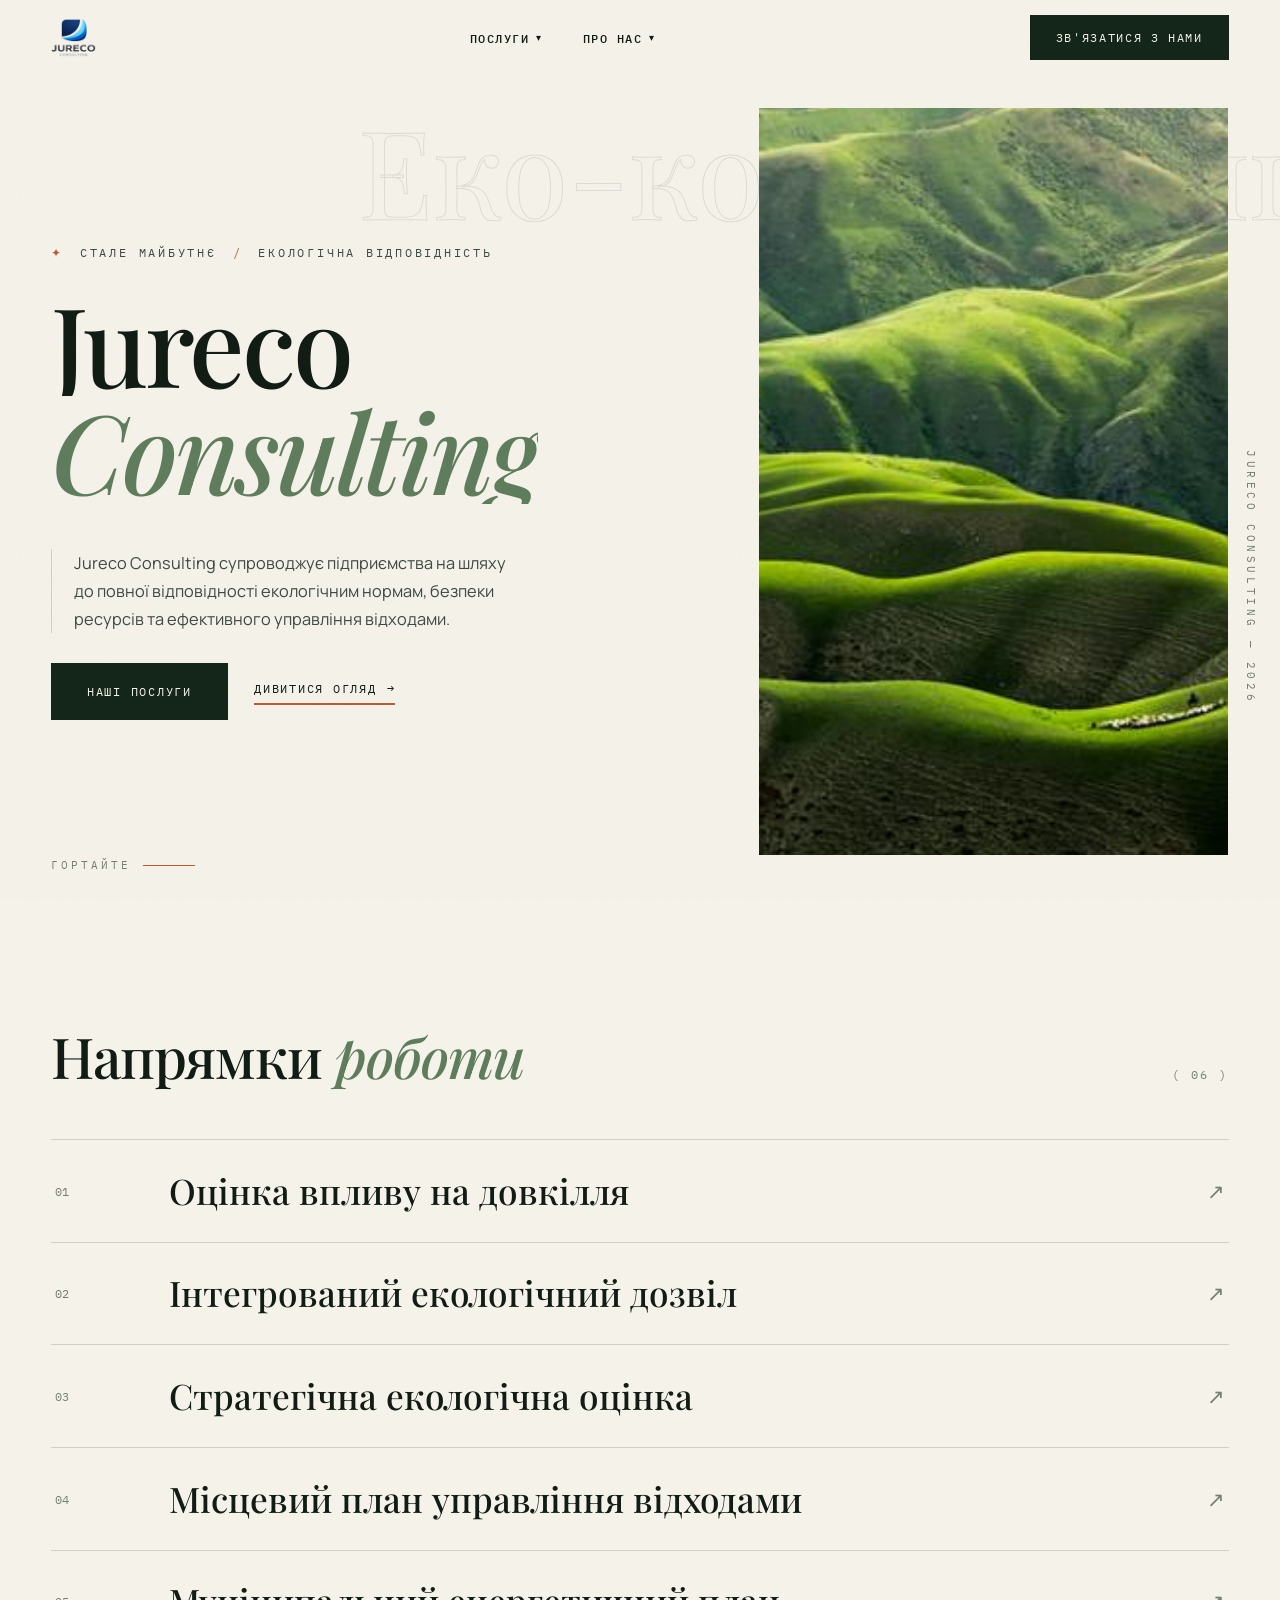
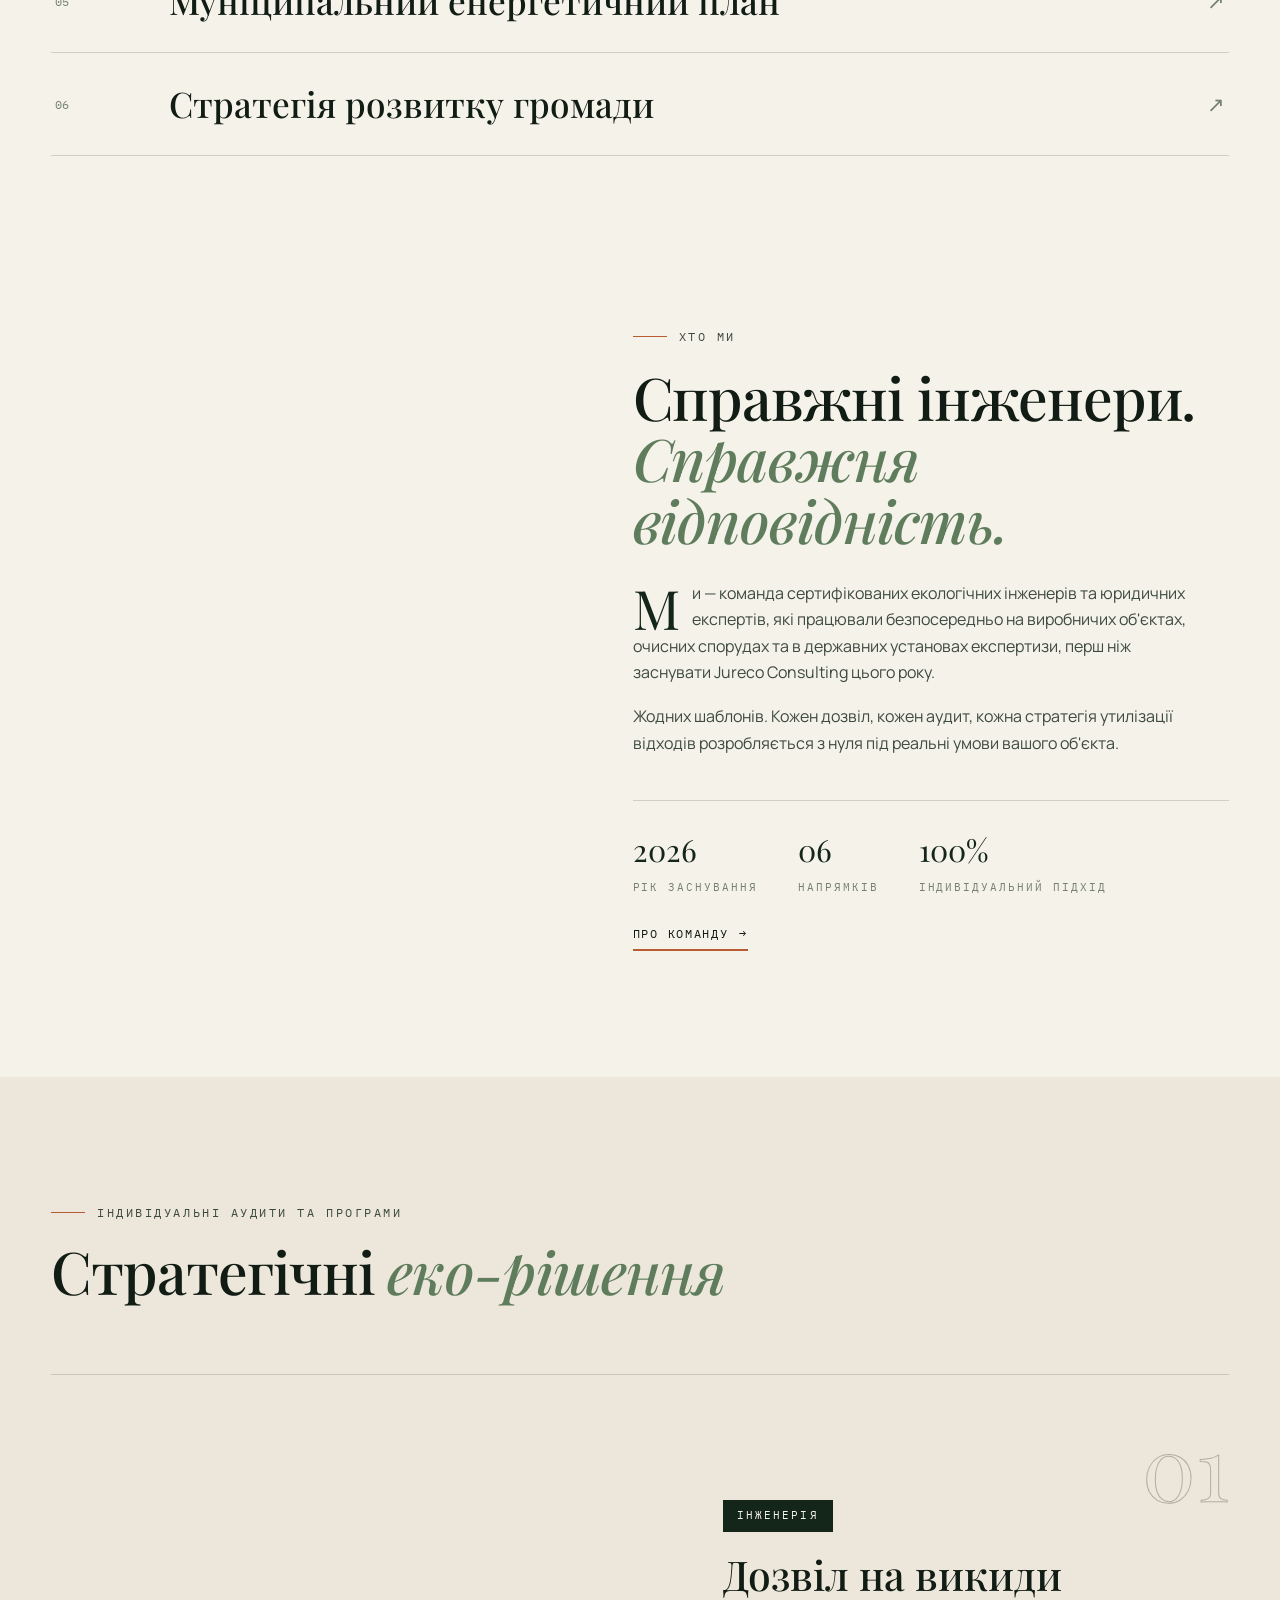
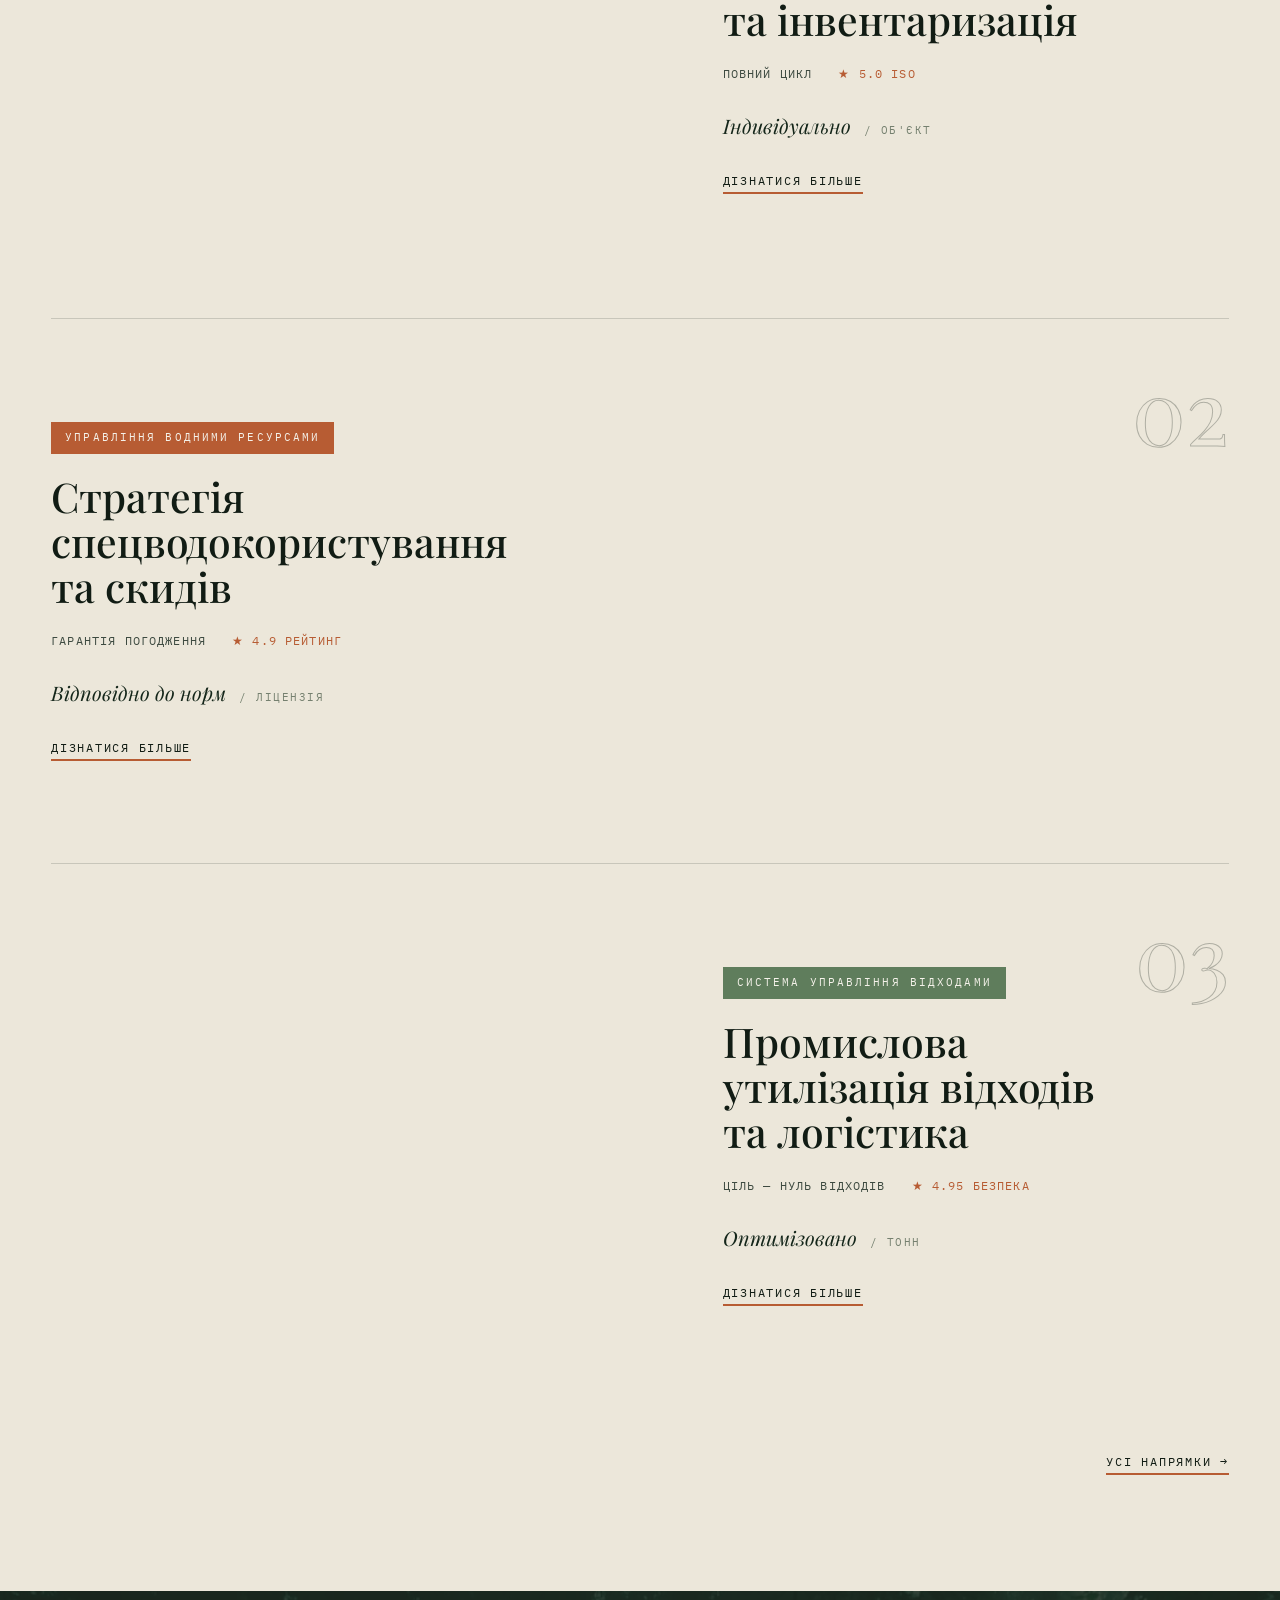
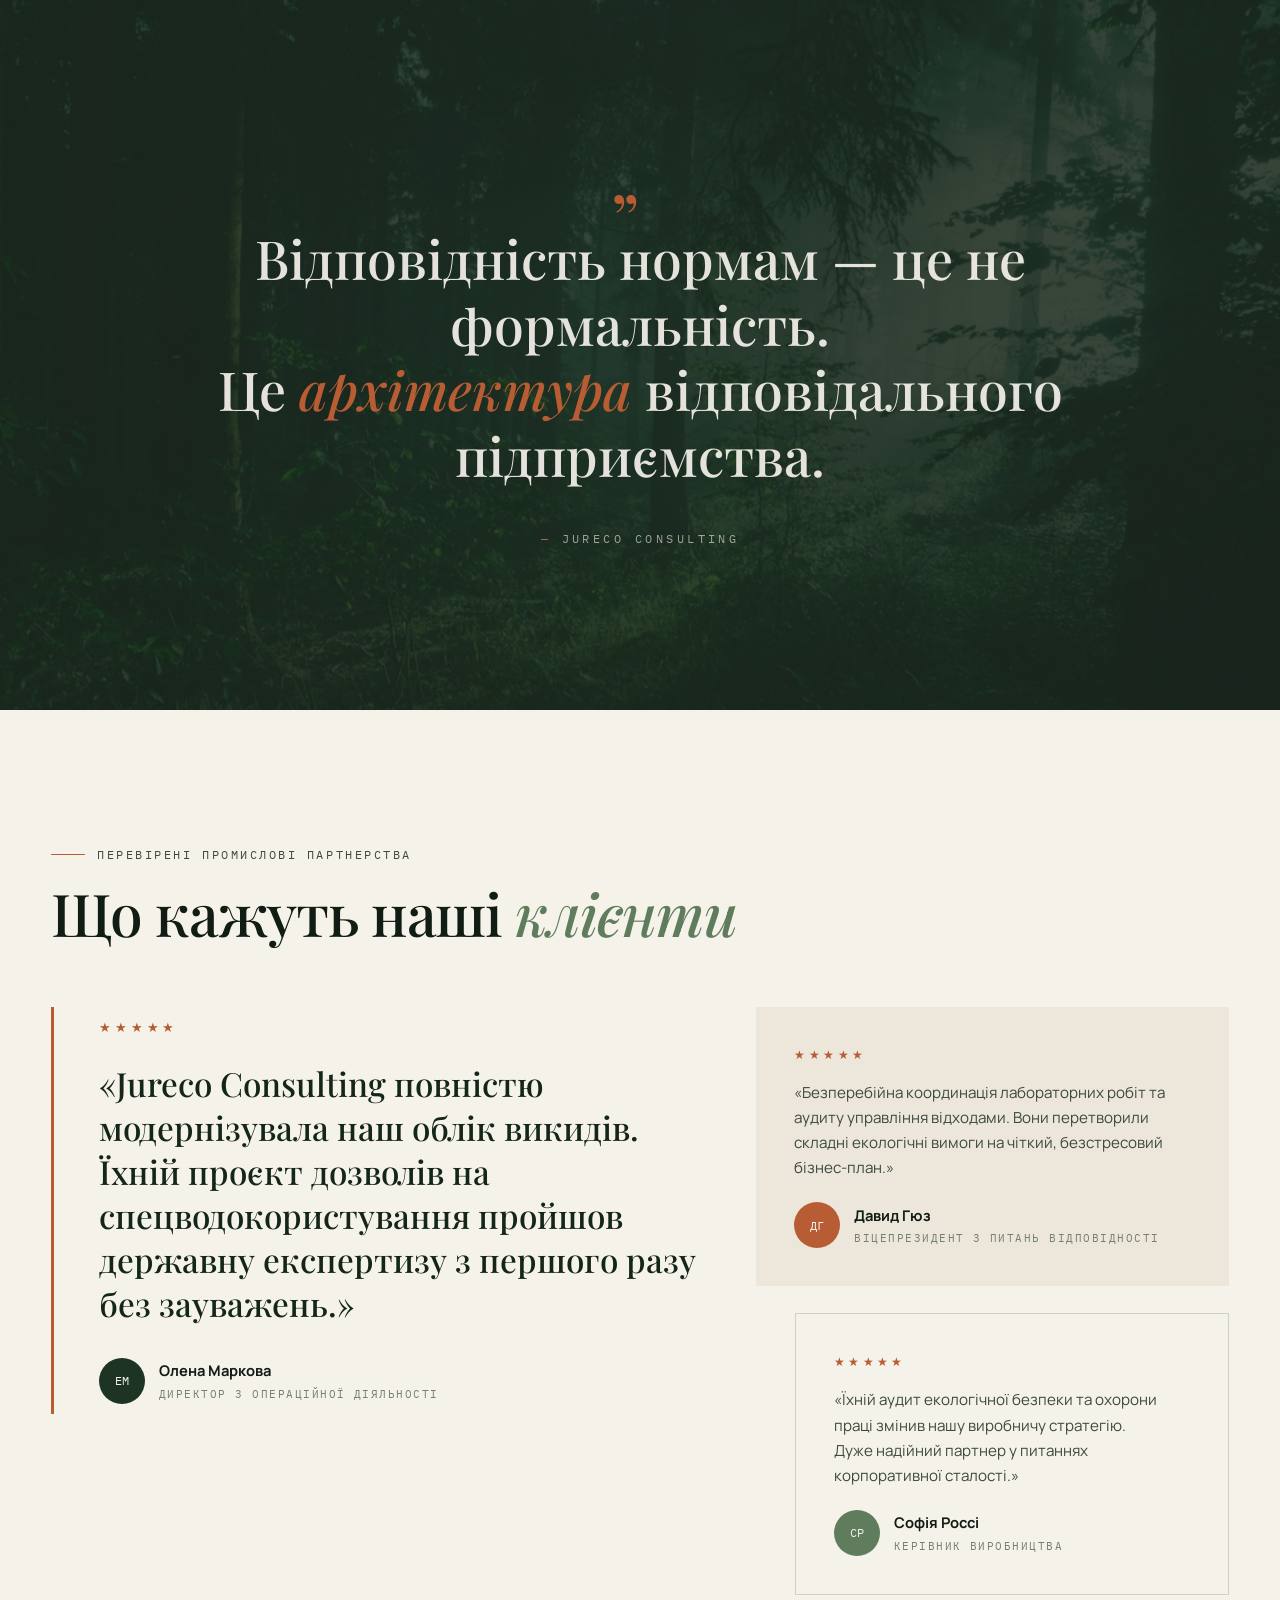
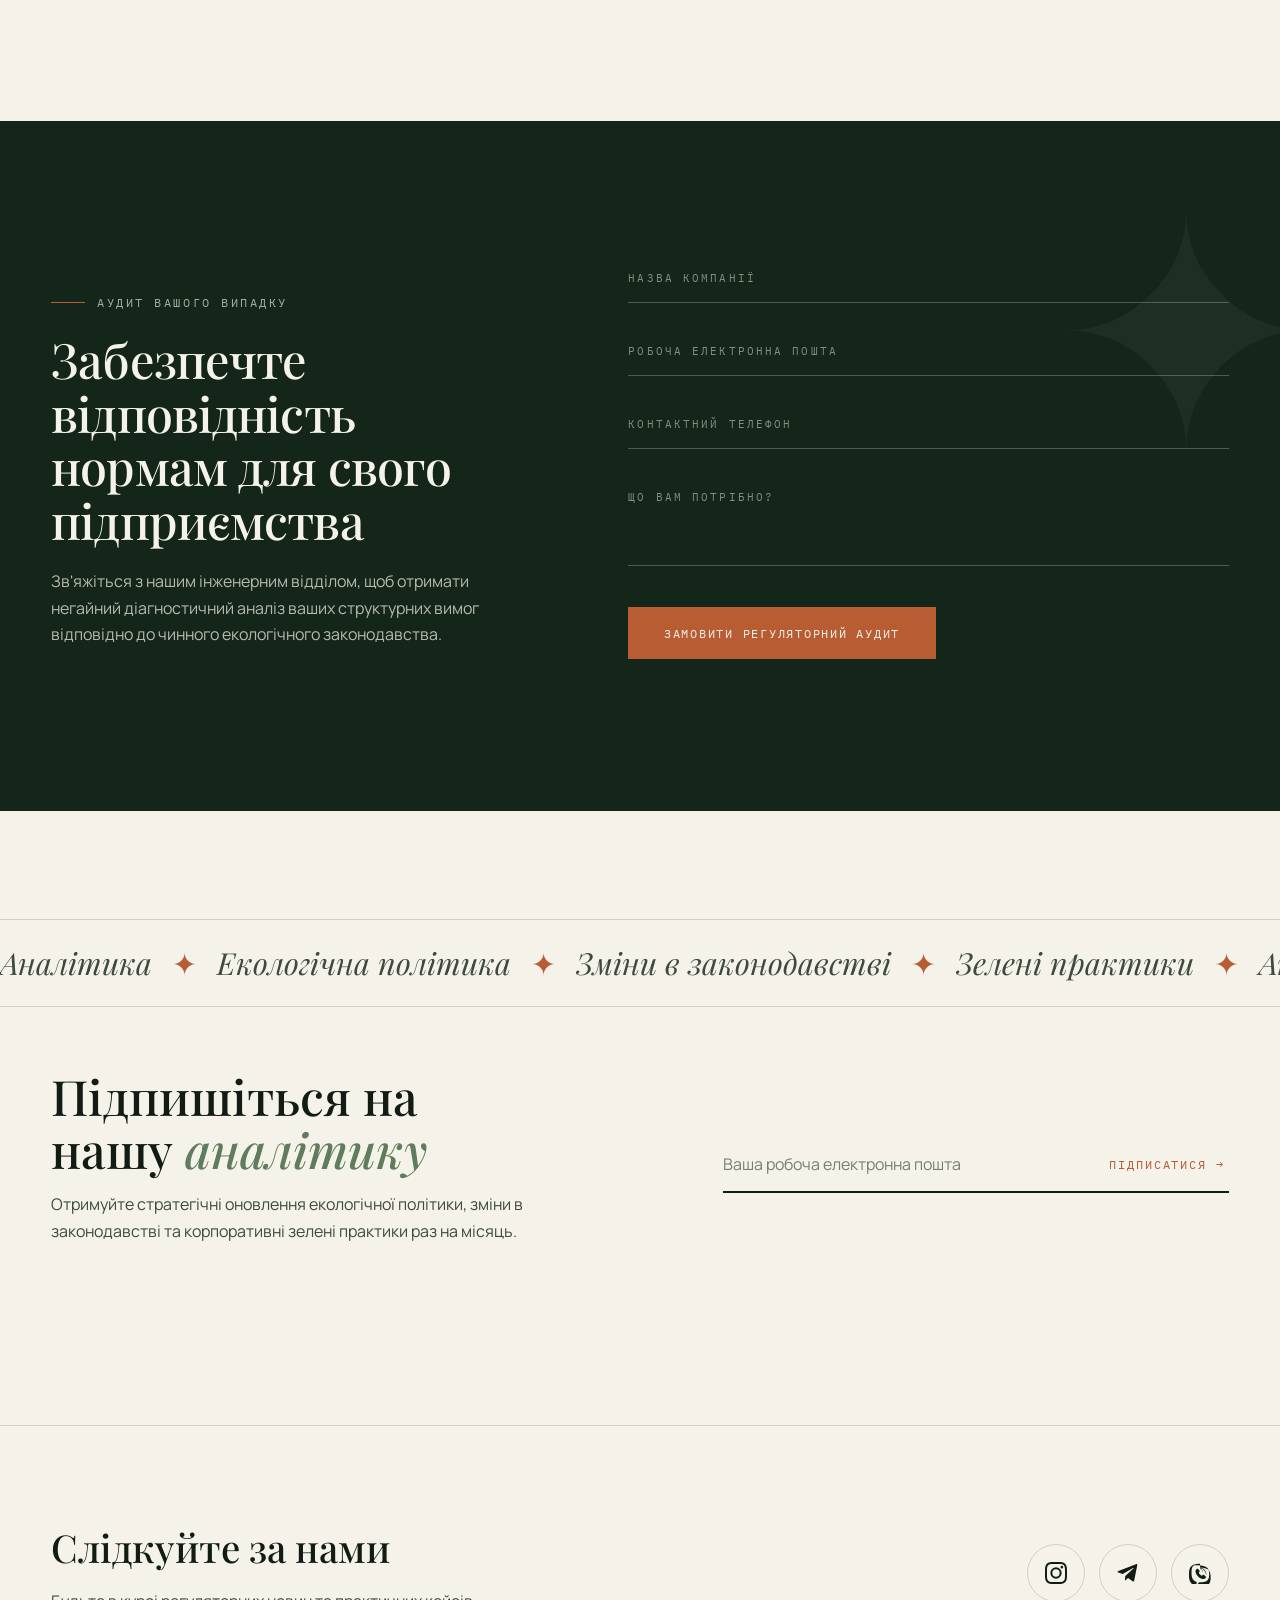
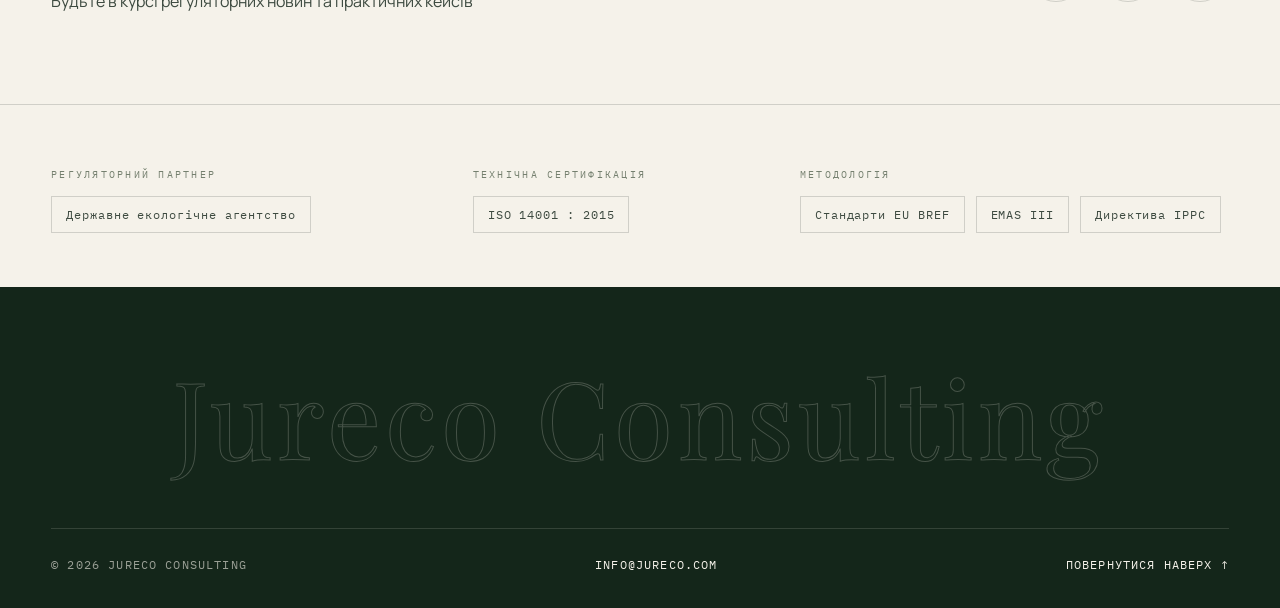
<file: index.html>
<!DOCTYPE html>
<html lang="uk">
<head>
    <meta charset="UTF-8">
    <meta name="viewport" content="width=device-width, initial-scale=1.0">
    <title>Jureco Consulting — Еко-консалтинг та стратегічні послуги</title>
    <meta name="description" content="Jureco Consulting супроводжує підприємства на шляху до повної відповідності екологічним нормам, безпеки ресурсів та ефективного управління відходами.">
    <link rel="preconnect" href="https://fonts.googleapis.com">
    <link rel="preconnect" href="https://fonts.gstatic.com" crossorigin>
    <link href="https://fonts.googleapis.com/css2?family=Playfair+Display:ital,wght@0,400;0,500;0,600;1,400;1,500&family=Manrope:wght@400;500;700&family=IBM+Plex+Mono:wght@400;500&display=swap" rel="stylesheet">
    <script>document.documentElement.classList.add('js');</script>
    <link rel="stylesheet" href="home.css">
    <link rel="stylesheet" href="home-plus.css">
</head>
<body id="top">

<!-- ═══ HEADER ═══ -->
<header class="hd">
    <a href="index.html" class="hd-logo" aria-label="Jureco Consulting — головна">
        <img src="photos/logo-200.png" alt="Jureco Consulting" width="200" height="180">
    </a>

    <nav class="hd-nav" aria-label="Основна навігація">
        <div class="hd-item">
            <button class="hd-link" aria-haspopup="true">Послуги <span class="tick">▾</span></button>
            <div class="hd-drop">
                <div class="hd-drop-label">Екологічні послуги</div>
                <div class="hd-drop-grid">
                    <a href="eia.html">
                        <span class="n">01</span>
                        <span><span class="t">ОВД — Оцінка впливу на довкілля</span><span class="s">Процедура та дозволи перед початком діяльності</span></span>
                    </a>
                    <a href="lap.html">
                        <span class="n">02</span>
                        <span><span class="t">ІЕД — Інтегрований екологічний дозвіл</span><span class="s">Відповідність Директиві ЄС 2010/75/EU</span></span>
                    </a>
                    <a href="sea.html">
                        <span class="n">03</span>
                        <span><span class="t">СЕО — Стратегічна екологічна оцінка</span><span class="s">Процедура для документів державного планування</span></span>
                    </a>
                    <a href="lwmp.html">
                        <span class="n">04</span>
                        <span><span class="t">МПУВ — Місцевий план управління відходами</span><span class="s">Планування на рівні громади</span></span>
                    </a>
                    <a href="mep.html">
                        <span class="n">05</span>
                        <span><span class="t">МЕП — Муніципальний енергетичний план</span><span class="s">Місцева енергоефективність та відновлювані джерела</span></span>
                    </a>
                    <a href="cds.html">
                        <span class="n">06</span>
                        <span><span class="t">СРГ — Стратегія розвитку громади</span><span class="s">Інтегрований план розвитку громади</span></span>
                    </a>
                </div>
            </div>
        </div>
        <div class="hd-item">
            <button class="hd-link" aria-haspopup="true">Про нас <span class="tick">▾</span></button>
            <div class="hd-drop narrow">
                <div class="hd-drop-grid">
                    <a href="about.html#team">
                        <span class="n">a.</span>
                        <span><span class="t">Наша команда</span><span class="s">Інженери та юридичні експерти</span></span>
                    </a>
                    <a href="about.html#story">
                        <span class="n">b.</span>
                        <span><span class="t">Наша історія</span><span class="s">Засновано у 2026 році</span></span>
                    </a>
                    <a href="#">
                        <span class="n">c.</span>
                        <span><span class="t">Новини та аналітика</span><span class="s">Оновлення законодавства</span></span>
                    </a>
                </div>
            </div>
        </div>
    </nav>

    <a href="#contact" class="hd-cta"><span>Зв'язатися з нами</span></a>

    <button class="hd-burger" aria-label="Меню" aria-expanded="false">
        <span></span><span></span><span></span>
    </button>
</header>

<!-- mobile menu -->
<nav class="m-menu" aria-label="Мобільне меню">
    <span class="mm-ghost" aria-hidden="true">Jureco</span>
    <div class="mm-inner">
        <div class="mm-grp"><span>Екологічні послуги</span><span class="mm-cnt">( 06 )</span></div>
        <a href="eia.html" class="mm-link"><span class="mm-n">01</span><span class="mm-t">ОВД — Оцінка впливу на довкілля</span><span class="mm-a" aria-hidden="true">↗</span></a>
        <a href="lap.html" class="mm-link"><span class="mm-n">02</span><span class="mm-t">ІЕД — Інтегрований екологічний дозвіл</span><span class="mm-a" aria-hidden="true">↗</span></a>
        <a href="sea.html" class="mm-link"><span class="mm-n">03</span><span class="mm-t">СЕО — Стратегічна екологічна оцінка</span><span class="mm-a" aria-hidden="true">↗</span></a>
        <a href="lwmp.html" class="mm-link"><span class="mm-n">04</span><span class="mm-t">МПУВ — Місцевий план управління відходами</span><span class="mm-a" aria-hidden="true">↗</span></a>
        <a href="mep.html" class="mm-link"><span class="mm-n">05</span><span class="mm-t">МЕП — Муніципальний енергетичний план</span><span class="mm-a" aria-hidden="true">↗</span></a>
        <a href="cds.html" class="mm-link"><span class="mm-n">06</span><span class="mm-t">СРГ — Стратегія розвитку громади</span><span class="mm-a" aria-hidden="true">↗</span></a>

        <div class="mm-grp"><span>Про нас</span></div>
        <a href="about.html#team" class="mm-link"><span class="mm-n">a.</span><span class="mm-t">Наша команда</span><span class="mm-a" aria-hidden="true">↗</span></a>
        <a href="about.html#story" class="mm-link"><span class="mm-n">b.</span><span class="mm-t">Наша історія</span><span class="mm-a" aria-hidden="true">↗</span></a>
        <a href="#" class="mm-link"><span class="mm-n">c.</span><span class="mm-t">Новини та аналітика</span><span class="mm-a" aria-hidden="true">↗</span></a>

        <a href="#contact" class="mm-cta"><span>Зв'язатися з нами</span></a>

        <div class="mm-foot">
            <a href="mailto:info@jureco.com">info@jureco.com</a>
            <span>© 2026 Jureco Consulting</span>
        </div>
    </div>
</nav>

<!-- ═══ HERO ═══ -->
<section class="hero">
    <div class="hero-ghost" aria-hidden="true">Еко-консалтинг</div>

    <div class="hero-copy">
        <div class="hero-kicker"><span class="dot">✦</span> Стале майбутнє <span class="dot">/</span> Екологічна відповідність</div>
        <h1 aria-label="Jureco Consulting">
            <span class="w-mask"><span>Jureco</span></span><br>
            <span class="w-mask" style="transition-delay:.12s"><span><em>Consulting</em></span></span>
        </h1>
        <div class="hero-under">
            <div>
                <p class="hero-sub">Jureco Consulting супроводжує підприємства на шляху до повної відповідності екологічним нормам, безпеки ресурсів та ефективного управління відходами.</p>
                <div class="hero-actions">
                    <a href="eia.html" class="btn-main"><span class="lbl">Наші послуги</span></a>
                    <a href="#" class="btn-quiet">Дивитися огляд <span class="arr">→</span></a>
                </div>
            </div>
        </div>
    </div>

    <figure class="hero-fig r-clip-up in">
        <img src="photos/u1501854140801.jpg" srcset="photos/u1501854140801-800.jpg 800w, photos/u1501854140801.jpg 1200w" sizes="(max-width: 1024px) 100vw, 42vw" alt="Зелений ландшафт з висоти пташиного польоту" width="1200" height="800" fetchpriority="high" decoding="async">
    </figure>

    <span class="hero-side" aria-hidden="true">Jureco Consulting — 2026</span>
    <div class="hero-scroll" aria-hidden="true">Гортайте <span class="tail"></span></div>
</section>

<!-- ═══ SERVICES INDEX ═══ -->
<section class="svc">
    <div class="svc-head r-up">
        <h2 class="serif-em">Напрямки <em>роботи</em></h2>
        <span class="count">( 06 )</span>
    </div>

    <div class="svc-list">
        <a href="eia.html" class="svc-row r-up">
            <span class="idx">01</span>
            <span class="name">Оцінка впливу на довкілля</span>
            <span class="row-fig" aria-hidden="true"><picture><source media="(min-width: 1025px)" srcset="photos/u1542601906990-520.jpg"><img src="[data-uri]" alt="" loading="lazy" decoding="async"></picture></span>
            <span class="go" aria-hidden="true">↗</span>
        </a>
        <a href="lap.html" class="svc-row r-up">
            <span class="idx">02</span>
            <span class="name">Інтегрований екологічний дозвіл</span>
            <span class="row-fig" aria-hidden="true"><picture><source media="(min-width: 1025px)" srcset="photos/u1586528116311-520.jpg"><img src="[data-uri]" alt="" loading="lazy" decoding="async"></picture></span>
            <span class="go" aria-hidden="true">↗</span>
        </a>
        <a href="sea.html" class="svc-row r-up">
            <span class="idx">03</span>
            <span class="name">Стратегічна екологічна оцінка</span>
            <span class="row-fig" aria-hidden="true"><picture><source media="(min-width: 1025px)" srcset="photos/u1477959858617-520.jpg"><img src="[data-uri]" alt="" loading="lazy" decoding="async"></picture></span>
            <span class="go" aria-hidden="true">↗</span>
        </a>
        <a href="lwmp.html" class="svc-row r-up">
            <span class="idx">04</span>
            <span class="name">Місцевий план управління відходами</span>
            <span class="row-fig" aria-hidden="true"><picture><source media="(min-width: 1025px)" srcset="photos/u1532996122724-520.jpg"><img src="[data-uri]" alt="" loading="lazy" decoding="async"></picture></span>
            <span class="go" aria-hidden="true">↗</span>
        </a>
        <a href="mep.html" class="svc-row r-up">
            <span class="idx">05</span>
            <span class="name">Муніципальний енергетичний план</span>
            <span class="row-fig" aria-hidden="true"><picture><source media="(min-width: 1025px)" srcset="photos/u1509391366360-520.jpg"><img src="[data-uri]" alt="" loading="lazy" decoding="async"></picture></span>
            <span class="go" aria-hidden="true">↗</span>
        </a>
        <a href="cds.html" class="svc-row r-up">
            <span class="idx">06</span>
            <span class="name">Стратегія розвитку громади</span>
            <span class="row-fig" aria-hidden="true"><picture><source media="(min-width: 1025px)" srcset="photos/u1763830932225-520.jpg"><img src="[data-uri]" alt="" loading="lazy" decoding="async"></picture></span>
            <span class="go" aria-hidden="true">↗</span>
        </a>
    </div>

</section>

<!-- ═══ WHO WE ARE ═══ -->
<section class="who">
    <div class="who-fig r-clip">
        <div class="frame">
            <img src="photos/u1441974231531.jpg" srcset="photos/u1441974231531-800.jpg 800w, photos/u1441974231531.jpg 1200w" sizes="(max-width: 1024px) 92vw, 46vw" alt="Аудит промислового об'єкта — лісовий масив" width="1000" height="1250" loading="lazy" decoding="async">
        </div>
        <div class="who-stamp" aria-hidden="true">
            <svg viewBox="0 0 130 130">
                <defs><path id="circ" d="M 65,65 m -48,0 a 48,48 0 1,1 96,0 a 48,48 0 1,1 -96,0"/></defs>
                <text><textPath href="#circ">З 2026 року • Jureco Consulting • екологія •</textPath></text>
            </svg>
            <span class="core">✦</span>
        </div>
    </div>

    <div class="who-copy">
        <span class="eyebrow r-up">Хто ми</span>
        <h2 class="r-up">Справжні інженери.<br><em>Справжня відповідність.</em></h2>
        <p class="lead r-up">Ми — команда сертифікованих екологічних інженерів та юридичних експертів, які працювали безпосередньо на виробничих об'єктах, очисних спорудах та в державних установах експертизи, перш ніж заснувати Jureco Consulting цього року.</p>
        <p class="r-up">Жодних шаблонів. Кожен дозвіл, кожен аудит, кожна стратегія утилізації відходів розробляється з нуля під реальні умови вашого об'єкта.</p>
        <div class="who-meta r-up">
            <div class="cell"><div class="k">2026</div><div class="v">Рік заснування</div></div>
            <div class="cell"><div class="k">06</div><div class="v">Напрямків</div></div>
            <div class="cell"><div class="k">100%</div><div class="v">Індивідуальний підхід</div></div>
        </div>
        <a href="about.html" class="btn-quiet r-up">Про команду <span class="arr">→</span></a>
    </div>
</section>

<!-- ═══ STRATEGIC SOLUTIONS ═══ -->
<section class="sol">
    <div class="sol-head">
        <span class="eyebrow r-up">Індивідуальні аудити та програми</span>
        <h2 class="r-up">Стратегічні <em>еко-рішення</em></h2>
    </div>

    <article class="sol-item">
        <figure class="sol-fig r-clip">
            <img src="photos/u1532601224476.jpg" srcset="photos/u1532601224476-800.jpg 800w, photos/u1532601224476.jpg 1200w" sizes="(max-width: 1024px) 100vw, 50vw" alt="Промисловий об'єкт — інвентаризація викидів" width="900" height="620" loading="lazy" decoding="async">
        </figure>
        <div class="sol-body">
            <span class="sol-num" aria-hidden="true">01</span>
            <span class="tag r-up">Інженерія</span>
            <h3 class="r-up">Дозвіл на викиди та інвентаризація</h3>
            <div class="sol-meta r-up">
                <span>Повний цикл</span>
                <span class="st">★ 5.0 ISO</span>
            </div>
            <div class="sol-price r-up">Індивідуально <small>/ об'єкт</small></div>
            <a href="#" class="u-link r-up">Дізнатися більше</a>
        </div>
    </article>

    <article class="sol-item flip">
        <figure class="sol-fig r-clip-alt">
            <img src="photos/u1615906655593.jpg" srcset="photos/u1615906655593-800.jpg 800w, photos/u1615906655593.jpg 1200w" sizes="(max-width: 1024px) 100vw, 50vw" alt="Водні ресурси — стратегія спецводокористування" width="900" height="620" loading="lazy" decoding="async">
        </figure>
        <div class="sol-body">
            <span class="sol-num" aria-hidden="true">02</span>
            <span class="tag alt r-up">Управління водними ресурсами</span>
            <h3 class="r-up">Стратегія спецводокористування та скидів</h3>
            <div class="sol-meta r-up">
                <span>Гарантія погодження</span>
                <span class="st">★ 4.9 рейтинг</span>
            </div>
            <div class="sol-price r-up">Відповідно до норм <small>/ ліцензія</small></div>
            <a href="#" class="u-link r-up">Дізнатися більше</a>
        </div>
    </article>

    <article class="sol-item">
        <figure class="sol-fig r-clip">
            <img src="photos/u1558618666.jpg" srcset="photos/u1558618666-800.jpg 800w, photos/u1558618666.jpg 1200w" sizes="(max-width: 1024px) 100vw, 50vw" alt="Промислова утилізація відходів та логістика" width="900" height="620" loading="lazy" decoding="async">
        </figure>
        <div class="sol-body">
            <span class="sol-num" aria-hidden="true">03</span>
            <span class="tag alt2 r-up">Система управління відходами</span>
            <h3 class="r-up">Промислова утилізація відходів та логістика</h3>
            <div class="sol-meta r-up">
                <span>Ціль — нуль відходів</span>
                <span class="st">★ 4.95 безпека</span>
            </div>
            <div class="sol-price r-up">Оптимізовано <small>/ тонн</small></div>
            <a href="#" class="u-link r-up">Дізнатися більше</a>
        </div>
    </article>

    <div style="text-align:right; padding-top: 40px;">
        <a href="#" class="u-link r-up">Усі напрямки →</a>
    </div>
</section>

<!-- ═══ QUOTE ═══ -->
<section class="quote">
    <div class="quote-bg" aria-hidden="true"></div>
    <div class="quote-inner">
        <span class="quote-mark" aria-hidden="true">„</span>
        <blockquote>
            <p>
                <span class="q-line"><span>Відповідність нормам — це не формальність.</span></span>
                <span class="q-line"><span>Це <em style="color:var(--clay); font-style:italic;">архітектура</em> відповідального</span></span>
                <span class="q-line"><span>підприємства.</span></span>
            </p>
        </blockquote>
        <div class="quote-cite">Jureco Consulting</div>
    </div>
</section>

<!-- ═══ TESTIMONIALS ═══ -->
<section class="voices">
    <div class="voices-head">
        <span class="eyebrow r-up">Перевірені промислові партнерства</span>
        <h2 class="r-up">Що кажуть наші <em>клієнти</em></h2>
    </div>

    <div class="voices-grid">
        <div class="voice-feature r-up">
            <div class="stars" aria-label="5 з 5 зірок">★★★★★</div>
            <blockquote>«Jureco Consulting повністю модернізувала наш облік викидів. Їхній проєкт дозволів на спецводокористування пройшов державну експертизу з першого разу без зауважень.»</blockquote>
            <div class="byline">
                <div class="ava a1" aria-hidden="true">ЕМ</div>
                <div>
                    <div class="who-n">Олена Маркова</div>
                    <div class="who-r">Директор з операційної діяльності</div>
                </div>
            </div>
        </div>

        <div class="voice-side">
            <div class="voice-card r-up">
                <div class="stars" aria-label="5 з 5 зірок">★★★★★</div>
                <p>«Безперебійна координація лабораторних робіт та аудиту управління відходами. Вони перетворили складні екологічні вимоги на чіткий, безстресовий бізнес-план.»</p>
                <div class="byline">
                    <div class="ava a2" aria-hidden="true">ДГ</div>
                    <div>
                        <div class="who-n">Давид Гюз</div>
                        <div class="who-r">Віцепрезидент з питань відповідності</div>
                    </div>
                </div>
            </div>
            <div class="voice-card r-up">
                <div class="stars" aria-label="5 з 5 зірок">★★★★★</div>
                <p>«Їхній аудит екологічної безпеки та охорони праці змінив нашу виробничу стратегію. Дуже надійний партнер у питаннях корпоративної сталості.»</p>
                <div class="byline">
                    <div class="ava a3" aria-hidden="true">СР</div>
                    <div>
                        <div class="who-n">Софія Россі</div>
                        <div class="who-r">Керівник виробництва</div>
                    </div>
                </div>
            </div>
        </div>
    </div>
</section>

<!-- ═══ CTA FORM ═══ -->
<section id="contact" class="audit">
    <div class="audit-grid">
        <div class="audit-copy">
            <span class="eyebrow r-up">Аудит вашого випадку</span>
            <h2 class="r-up">Забезпечте відповідність нормам для свого підприємства</h2>
            <p class="audit-lead r-up">Зв'яжіться з нашим інженерним відділом, щоб отримати негайний діагностичний аналіз ваших структурних вимог відповідно до чинного екологічного законодавства.</p>
        </div>

        <form id="cta-audit-form" class="audit-form r-up" action="https://formspree.io/f/mqevwaqk" method="POST">
            <div class="field">
                <label for="f-company">Назва компанії</label>
                <input id="f-company" type="text" name="company" autocomplete="organization" required>
            </div>
            <div class="field">
                <label for="f-email">Робоча електронна пошта</label>
                <input id="f-email" type="email" name="email" autocomplete="email" required>
            </div>
            <div class="field">
                <label for="f-phone">Контактний телефон</label>
                <input id="f-phone" type="tel" name="phone" autocomplete="tel" required>
            </div>
            <div class="field">
                <label for="f-message">Що вам потрібно?</label>
                <textarea id="f-message" name="message" rows="3" required></textarea>
            </div>
            <input type="hidden" name="_subject" value="Нова заявка на регуляторний аудит — JURECO">
            <button type="submit" class="btn-main btn-submit"><span class="lbl">Замовити регуляторний аудит</span></button>
            <p class="form-status" aria-live="polite"></p>
        </form>
    </div>
</section>

<!-- ═══ NEWSLETTER ═══ -->
<section class="news">
    <div class="news-marquee" aria-hidden="true">
        <div class="news-track">
            <span>Аналітика</span><span class="sep">✦</span>
            <span>Екологічна політика</span><span class="sep">✦</span>
            <span>Зміни в законодавстві</span><span class="sep">✦</span>
            <span>Зелені практики</span><span class="sep">✦</span>
            <span>Аналітика</span><span class="sep">✦</span>
            <span>Екологічна політика</span><span class="sep">✦</span>
            <span>Зміни в законодавстві</span><span class="sep">✦</span>
            <span>Зелені практики</span><span class="sep">✦</span>
        </div>
    </div>
    <div class="news-inner">
        <div class="r-up">
            <h2>Підпишіться на нашу <em>аналітику</em></h2>
            <p class="sub">Отримуйте стратегічні оновлення екологічної політики, зміни в законодавстві та корпоративні зелені практики раз на місяць.</p>
        </div>
        <form id="nl-form" class="news-form r-up" action="https://formspree.io/f/mqevwaqk" method="POST">
            <label for="nl-email" class="visually-hidden" style="position:absolute; width:1px; height:1px; overflow:hidden; clip:rect(0 0 0 0);">Ваша робоча електронна пошта</label>
            <input id="nl-email" type="email" name="email" placeholder="Ваша робоча електронна пошта" autocomplete="email" required>
            <input type="hidden" name="_subject" value="Нова підписка на аналітику — JURECO">
            <button type="submit">Підписатися →</button>
        </form>
        <p class="nl-status" role="status" aria-live="polite"></p>
    </div>
</section>

<!-- ═══ FOLLOW ═══ -->
<section class="follow">
    <div class="r-up">
        <h2>Слідкуйте за нами</h2>
        <p>Будьте в курсі регуляторних новин та практичних кейсів</p>
    </div>
    <div class="follow-links r-up">
        <a href="https://instagram.com/jureco.consulting" target="_blank" rel="noopener" aria-label="Instagram">
            <svg viewBox="0 0 24 24" fill="currentColor"><path d="M12 2.163c3.204 0 3.584.012 4.85.07 3.252.148 4.771 1.691 4.919 4.919.058 1.265.069 1.645.069 4.849 0 3.205-.012 3.584-.069 4.849-.149 3.225-1.664 4.771-4.919 4.919-1.266.058-1.644.07-4.85.07-3.204 0-3.584-.012-4.849-.07-3.26-.149-4.771-1.699-4.919-4.92-.058-1.265-.07-1.644-.07-4.849 0-3.204.013-3.583.07-4.849.149-3.227 1.664-4.771 4.919-4.919 1.266-.057 1.645-.069 4.849-.069zm0-2.163c-3.259 0-3.667.014-4.947.072-4.358.2-6.78 2.618-6.98 6.98-.059 1.281-.073 1.689-.073 4.948 0 3.259.014 3.668.072 4.948.2 4.358 2.618 6.78 6.98 6.98 1.281.058 1.689.072 4.948.072 3.259 0 3.668-.014 4.948-.072 4.354-.2 6.782-2.618 6.979-6.98.059-1.28.073-1.689.073-4.948 0-3.259-.014-3.667-.072-4.947-.196-4.354-2.617-6.78-6.979-6.98-1.281-.059-1.69-.073-4.949-.073zm0 5.838a6.162 6.162 0 1 0 0 12.324 6.162 6.162 0 0 0 0-12.324zM12 16a4 4 0 1 1 0-8 4 4 0 0 1 0 8zm6.406-11.845a1.44 1.44 0 1 0 0 2.881 1.44 1.44 0 0 0 0-2.881z"/></svg>
        </a>
        <a href="https://t.me/jureco_consulting" target="_blank" rel="noopener" aria-label="Telegram">
            <svg viewBox="0 0 24 24" fill="currentColor"><path d="M22.05 3.708 18.79 20.24c-.246 1.09-.888 1.36-1.8.847l-4.97-3.664-2.398 2.307c-.266.266-.487.487-.997.487l.356-5.06 9.212-8.324c.4-.357-.088-.555-.62-.198L6.28 12.99l-4.98-1.556c-1.083-.34-1.103-1.083.226-1.602L20.67 2.36c.902-.338 1.693.203 1.38 1.348z"/></svg>
        </a>
        <a href="viber://chat?number=%2B380000000000" target="_blank" rel="noopener" aria-label="Viber">
            <svg viewBox="0 0 24 24" fill="currentColor"><path d="M12.03 2c-1.4 0-6.87.15-9.62 2.7-2 2.02-2.4 4.99-2.44 8.66-.04 3.67-.09 10.55 6.55 12.4h.03l-.03 2.87s-.04.98.6 1.18c.79.25 1.24-.5 1.99-1.3.4-.44.96-1.08 1.38-1.58 3.8.32 6.72-.42 7.06-.53.77-.25 5.12-.8 5.83-6.53.73-5.9-.34-9.63-2.26-11.32l-.01-.01c-.58-.56-2.92-2.3-8.08-2.32 0 0-.35-.02-1-.02zm.06 1.7c.55 0 4.94.03 8.03 2.87 1.58 1.5 2.34 4.68 1.72 9.6-.61 4.83-4.05 5.25-4.7 5.46-.28.09-2.86.72-6.15.44-.63.83-1.87 2.3-1.87 2.3s-.32.41-.65.28c-.24-.1-.22-.63-.22-.63l.02-2.5c-5.57-1.55-5.53-7.24-5.5-10.32.03-3.08.36-5.53 2-7.15C7.16 2.94 11.7 3.7 12.09 3.7zm.32 2.94c-.38 0-.38.58 0 .59 3.14.05 5.72 2.02 5.99 6.09.02.4.6.35.57-.05-.31-4.44-3.19-6.58-6.56-6.63zm-3.2.6c-.31.02-.61.13-.85.35-.5.44-1.02.94-1.14 1.51-.16.75-.13 1.6.14 2.5.42 1.44 1.32 2.85 2.55 4.11 1.19 1.24 2.51 2.13 3.9 2.6.98.34 1.9.37 2.68.16.6-.16 1.14-.63 1.6-1.11.24-.25.36-.6.34-.96-.02-.28-.13-.53-.34-.72l-1.68-1.4c-.24-.2-.53-.31-.85-.3-.24.01-.46.1-.64.28l-.63.63c-.06.06-.15.08-.23.05-.7-.28-1.4-.75-2-1.34-.6-.6-1.06-1.29-1.35-1.99-.03-.08-.01-.17.05-.23l.62-.63c.18-.18.27-.4.28-.64.01-.32-.1-.61-.3-.85l-1.4-1.68a.98.98 0 0 0-.7-.32.8.8 0 0 0-.13-.01zm3.35.6c-.19.02-.19.44.02.46 1.24.16 2.06.96 2.24 2.35.03.2.44.15.42-.05-.2-1.6-1.24-2.6-2.68-2.76z"/></svg>
        </a>
    </div>
</section>

<!-- ═══ CERTS ═══ -->
<section class="certs">
    <div class="col r-up">
        <p>Регуляторний партнер</p>
        <span class="cert-b">Державне екологічне агентство</span>
    </div>
    <div class="col r-up">
        <p>Технічна сертифікація</p>
        <span class="cert-b">ISO 14001 : 2015</span>
    </div>
    <div class="col r-up">
        <p>Методологія</p>
        <span class="cert-b">Стандарти EU BREF</span>
        <span class="cert-b">EMAS III</span>
        <span class="cert-b">Директива IPPC</span>
    </div>
</section>

<!-- ═══ FOOTER ═══ -->
<footer class="foot">
    <div class="foot-word" aria-hidden="true">Jureco Consulting</div>
    <div class="foot-row">
        <span>© 2026 Jureco Consulting</span>
        <a href="mailto:info@jureco.com">info@jureco.com</a>
        <a href="#top">Повернутися наверх ↑</a>
    </div>
</footer>

<script src="home.js"></script>
<script src="home-plus.js"></script>
<script src="form-handler.js"></script>
</body>
</html>
</file>
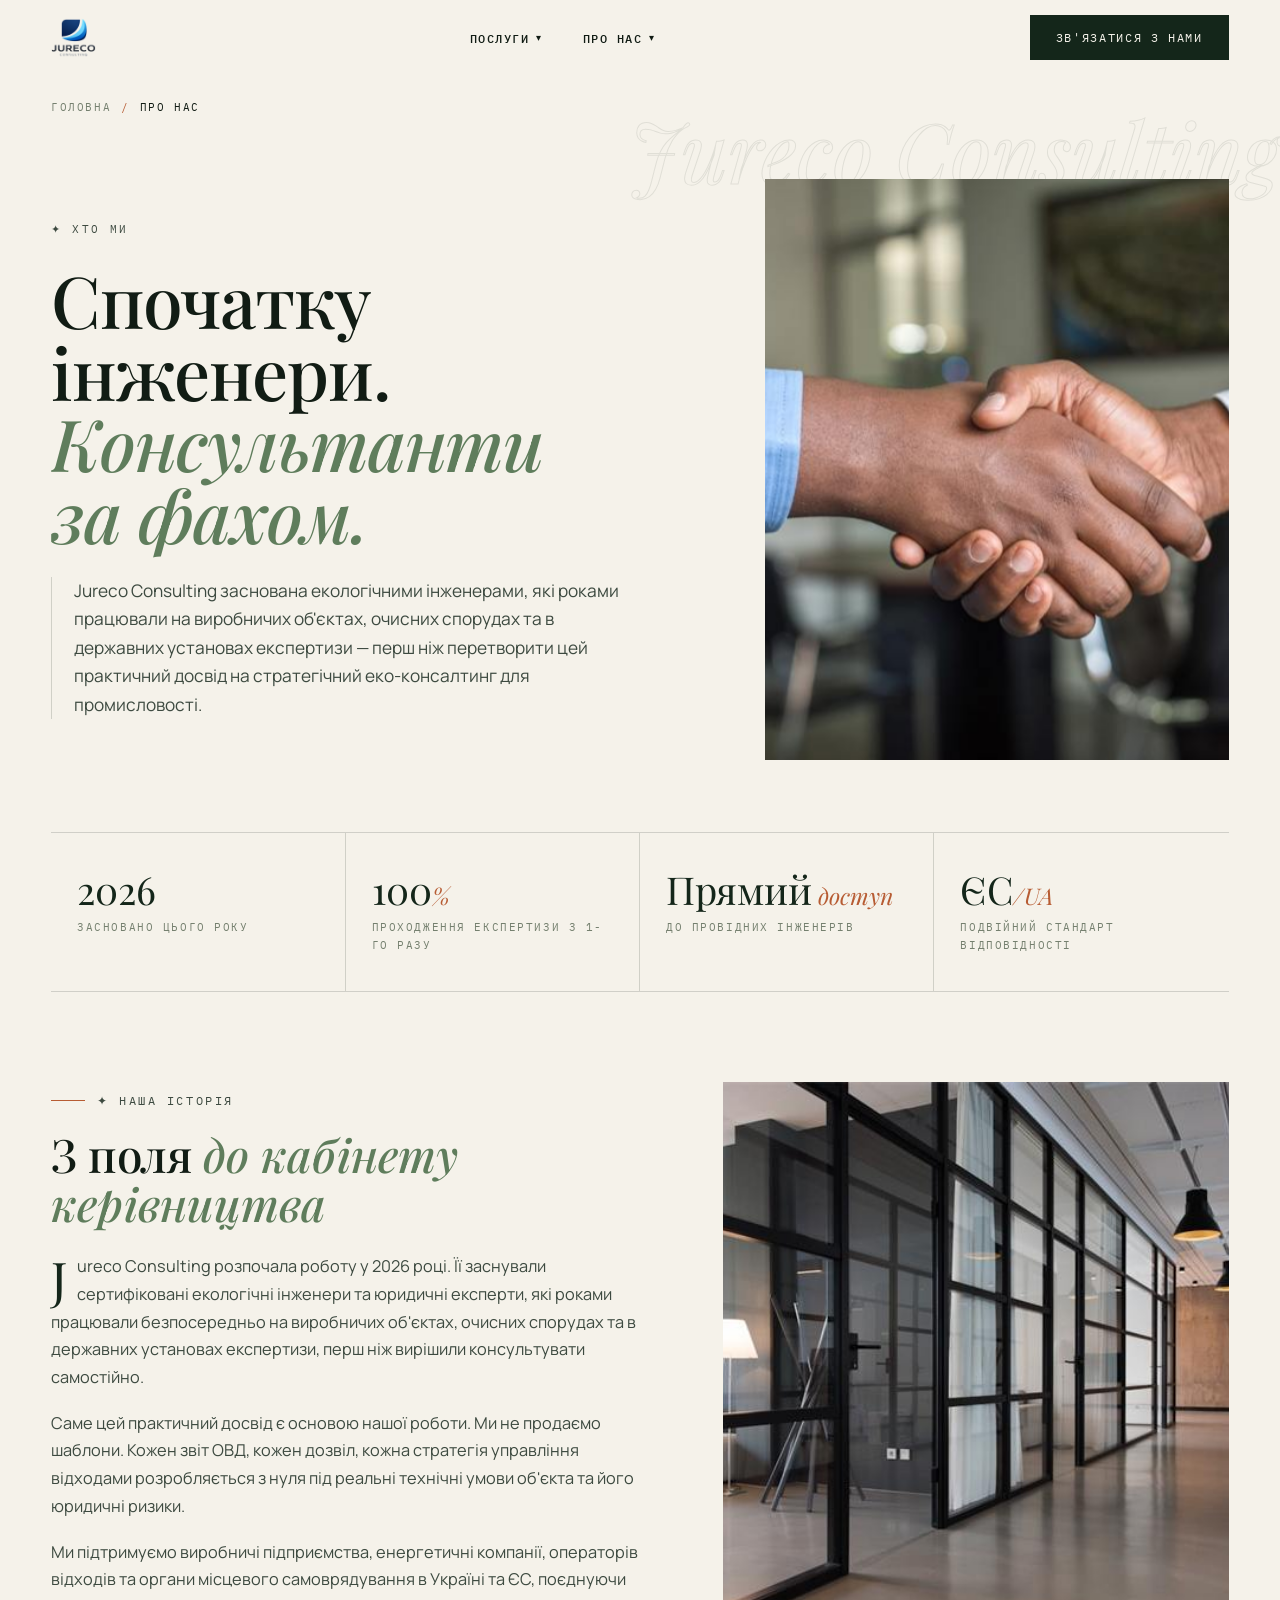
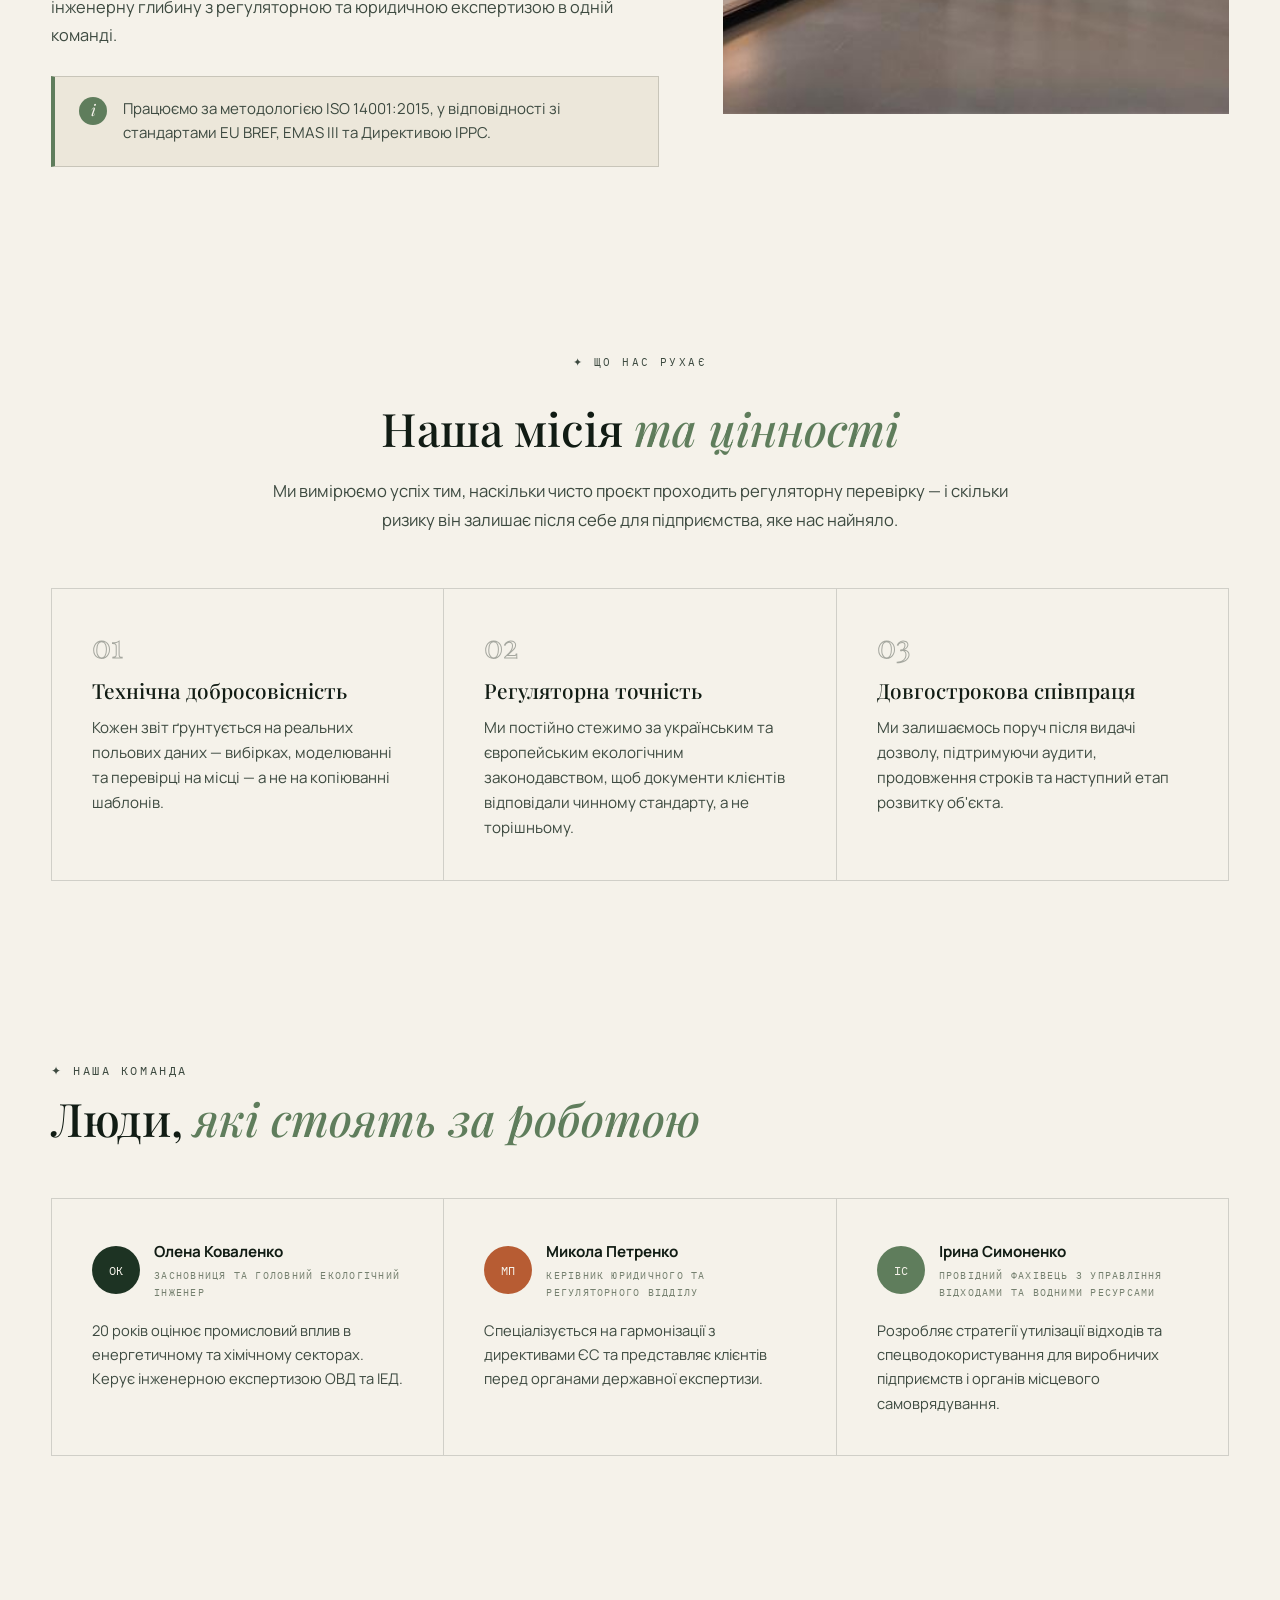
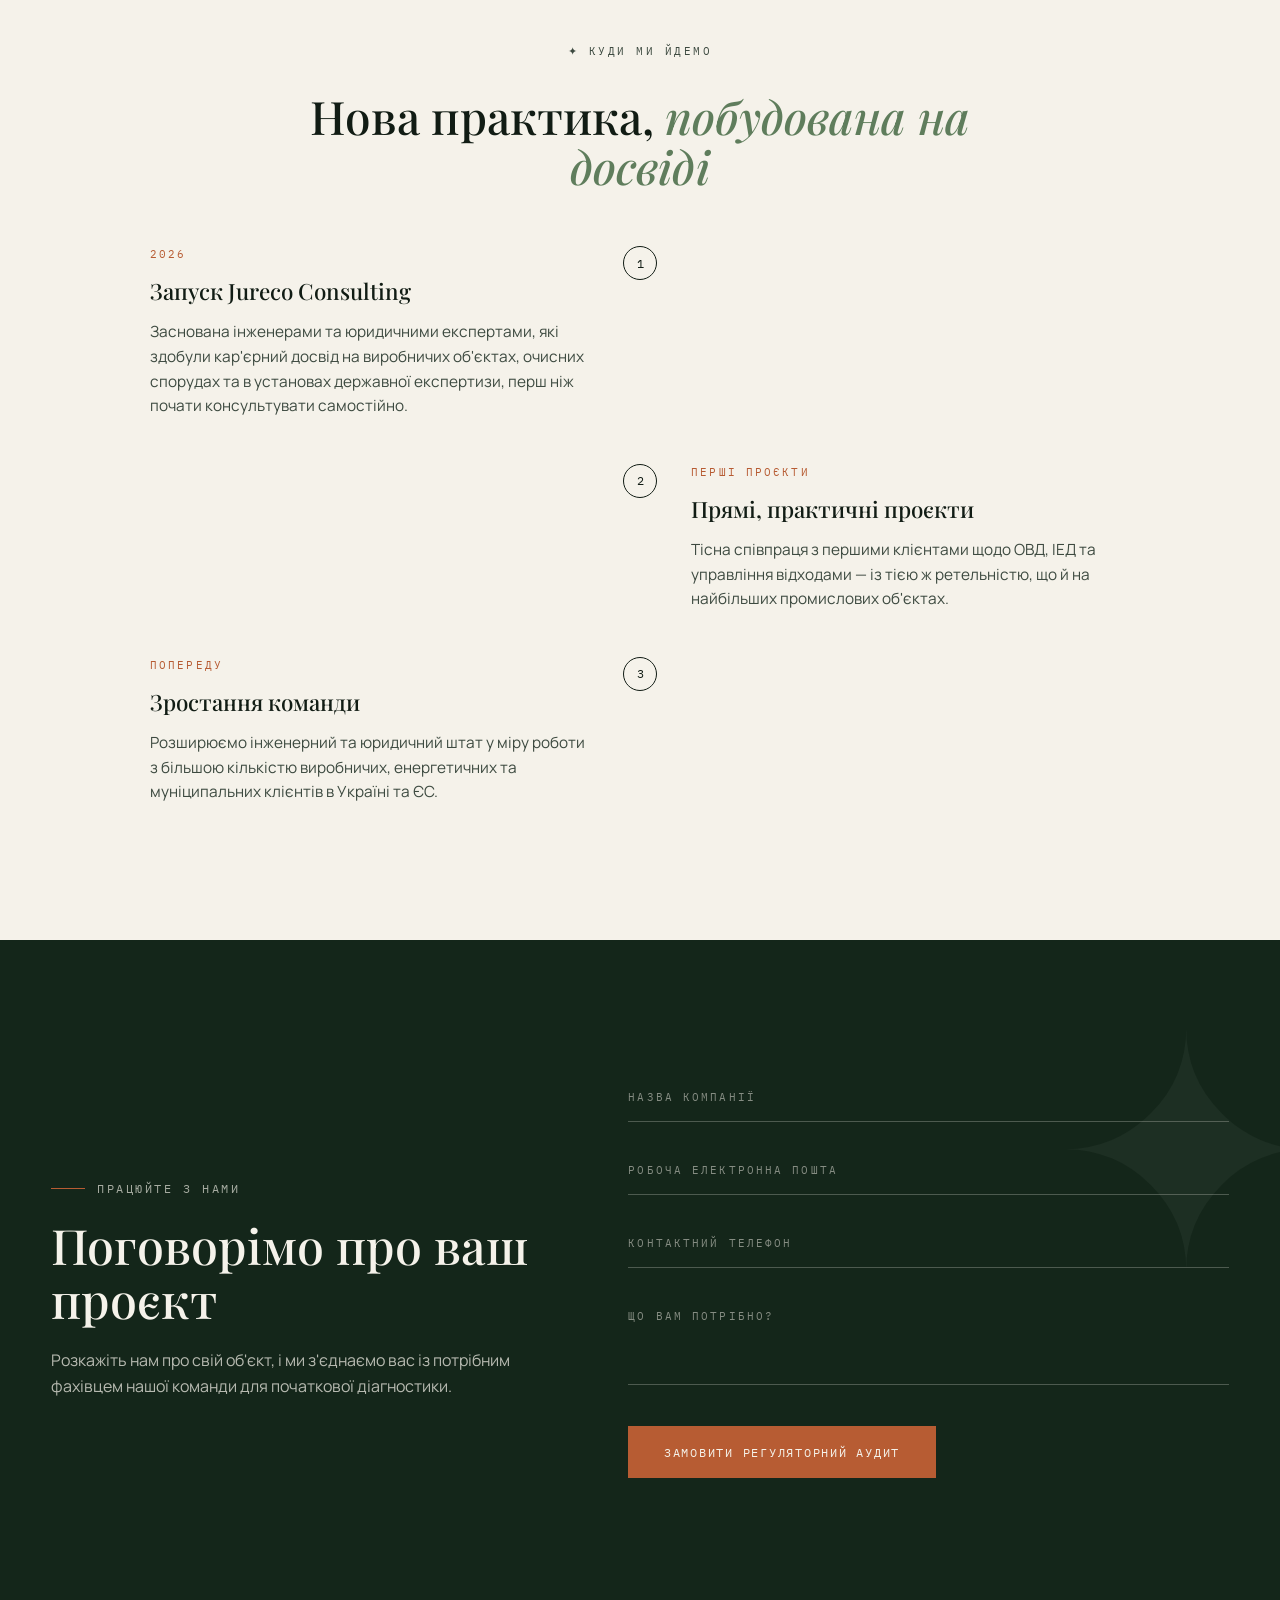
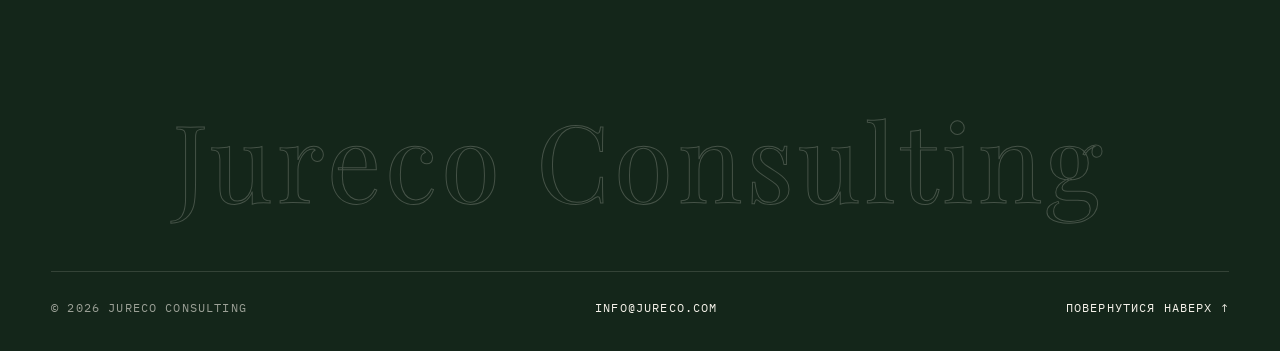
<file: about.html>
<!DOCTYPE html>
<html lang="uk">
<head>
    <meta charset="UTF-8">
    <meta name="viewport" content="width=device-width, initial-scale=1.0">
    <title>Про нас — Jureco Consulting</title>
    <meta name="description" content="Jureco Consulting — команда сертифікованих екологічних інженерів та юридичних експертів. Досвід на виробничих об'єктах, очисних спорудах та в державній експертизі.">
    <link rel="preconnect" href="https://fonts.googleapis.com">
    <link rel="preconnect" href="https://fonts.gstatic.com" crossorigin>
    <link href="https://fonts.googleapis.com/css2?family=Playfair+Display:ital,wght@0,400;0,500;0,600;1,400;1,500&family=Manrope:wght@400;500;700&family=IBM+Plex+Mono:wght@400;500&display=swap" rel="stylesheet">
    <script>document.documentElement.classList.add('js');</script>
    <link rel="stylesheet" href="home.css">
    <link rel="stylesheet" href="inner.css">
</head>
<body id="top">

<!-- HEADER -->
<header class="hd solid">
    <a href="index.html" class="hd-logo" aria-label="Jureco Consulting — головна">
        <img src="photos/logo-200.png" alt="Jureco Consulting" width="200" height="180">
    </a>

    <nav class="hd-nav" aria-label="Основна навігація">
        <div class="hd-item">
            <button class="hd-link" aria-haspopup="true">Послуги <span class="tick">&#9662;</span></button>
            <div class="hd-drop">
                <div class="hd-drop-label">Екологічні послуги</div>
                <div class="hd-drop-grid">
                    <a href="eia.html">
                        <span class="n">01</span>
                        <span><span class="t">ОВД — Оцінка впливу на довкілля</span><span class="s">Процедура та дозволи перед початком діяльності</span></span>
                    </a>
                    <a href="lap.html">
                        <span class="n">02</span>
                        <span><span class="t">ІЕД — Інтегрований екологічний дозвіл</span><span class="s">Відповідність Директиві ЄС 2010/75/EU</span></span>
                    </a>
                    <a href="sea.html">
                        <span class="n">03</span>
                        <span><span class="t">СЕО — Стратегічна екологічна оцінка</span><span class="s">Процедура для документів державного планування</span></span>
                    </a>
                    <a href="lwmp.html">
                        <span class="n">04</span>
                        <span><span class="t">МПУВ — Місцевий план управління відходами</span><span class="s">Планування на рівні громади</span></span>
                    </a>
                    <a href="mep.html">
                        <span class="n">05</span>
                        <span><span class="t">МЕП — Муніципальний енергетичний план</span><span class="s">Місцева енергоефективність та відновлювані джерела</span></span>
                    </a>
                    <a href="cds.html">
                        <span class="n">06</span>
                        <span><span class="t">СРГ — Стратегія розвитку громади</span><span class="s">Інтегрований план розвитку громади</span></span>
                    </a>
                </div>
            </div>
        </div>
        <div class="hd-item">
            <button class="hd-link" aria-haspopup="true">Про нас <span class="tick">&#9662;</span></button>
            <div class="hd-drop narrow">
                <div class="hd-drop-grid">
                    <a href="about.html#team">
                        <span class="n">a.</span>
                        <span><span class="t">Наша команда</span><span class="s">Інженери та юридичні експерти</span></span>
                    </a>
                    <a href="about.html#story">
                        <span class="n">b.</span>
                        <span><span class="t">Наша історія</span><span class="s">Засновано у 2026 році</span></span>
                    </a>
                    <a href="#">
                        <span class="n">c.</span>
                        <span><span class="t">Новини та аналітика</span><span class="s">Оновлення законодавства</span></span>
                    </a>
                </div>
            </div>
        </div>
    </nav>

    <a href="#contact" class="hd-cta"><span>Зв'язатися з нами</span></a>

    <button class="hd-burger" aria-label="Меню" aria-expanded="false">
        <span></span><span></span><span></span>
    </button>
</header>

<nav class="m-menu" aria-label="Мобільне меню">
    <span class="mm-ghost" aria-hidden="true">Jureco</span>
    <div class="mm-inner">
        <div class="mm-grp"><span>Екологічні послуги</span><span class="mm-cnt">( 06 )</span></div>
        <a href="eia.html" class="mm-link"><span class="mm-n">01</span><span class="mm-t">ОВД — Оцінка впливу на довкілля</span><span class="mm-a" aria-hidden="true">↗</span></a>
        <a href="lap.html" class="mm-link"><span class="mm-n">02</span><span class="mm-t">ІЕД — Інтегрований екологічний дозвіл</span><span class="mm-a" aria-hidden="true">↗</span></a>
        <a href="sea.html" class="mm-link"><span class="mm-n">03</span><span class="mm-t">СЕО — Стратегічна екологічна оцінка</span><span class="mm-a" aria-hidden="true">↗</span></a>
        <a href="lwmp.html" class="mm-link"><span class="mm-n">04</span><span class="mm-t">МПУВ — Місцевий план управління відходами</span><span class="mm-a" aria-hidden="true">↗</span></a>
        <a href="mep.html" class="mm-link"><span class="mm-n">05</span><span class="mm-t">МЕП — Муніципальний енергетичний план</span><span class="mm-a" aria-hidden="true">↗</span></a>
        <a href="cds.html" class="mm-link"><span class="mm-n">06</span><span class="mm-t">СРГ — Стратегія розвитку громади</span><span class="mm-a" aria-hidden="true">↗</span></a>

        <div class="mm-grp"><span>Про нас</span></div>
        <a href="about.html#team" class="mm-link"><span class="mm-n">a.</span><span class="mm-t">Наша команда</span><span class="mm-a" aria-hidden="true">↗</span></a>
        <a href="about.html#story" class="mm-link"><span class="mm-n">b.</span><span class="mm-t">Наша історія</span><span class="mm-a" aria-hidden="true">↗</span></a>
        <a href="#" class="mm-link"><span class="mm-n">c.</span><span class="mm-t">Новини та аналітика</span><span class="mm-a" aria-hidden="true">↗</span></a>

        <a href="#contact" class="mm-cta"><span>Зв'язатися з нами</span></a>

        <div class="mm-foot">
            <a href="mailto:info@jureco.com">info@jureco.com</a>
            <span>© 2026 Jureco Consulting</span>
        </div>
    </div>
</nav>

<!-- BREADCRUMB -->
<nav class="breadcrumb-bar">
    <div class="breadcrumbs">
        <a href="index.html">Головна</a>
        <span class="bc-sep">/</span>
        <span class="bc-current">Про нас</span>
    </div>
</nav>

<!-- PAGE HERO -->
<section class="eia-hero fade-up">
    <div class="hero-text">
        <div class="hero-tag-row">
            <span class="tag-mono">✦ Хто ми</span>
        </div>
        <h1 class="hero-h1">
            Спочатку інженери.<br>
            <span class="accent">Консультанти<br>за фахом.</span>
        </h1>
        <p class="hero-para">Jureco Consulting заснована екологічними інженерами, які роками працювали на виробничих об'єктах, очисних спорудах та в державних установах експертизи — перш ніж перетворити цей практичний досвід на стратегічний еко-консалтинг для промисловості.</p>
    </div>
    <div class="hero-img-frame">
        <img src="photos/u1521791136064.jpg" srcset="photos/u1521791136064-800.jpg 800w, photos/u1521791136064.jpg 1200w" sizes="(max-width: 1024px) 92vw, 46vw" alt="Інженерна команда переглядає документацію об'єкта" width="1200" height="801" fetchpriority="high" decoding="async">
    </div>
</section>

<!-- STATS BAR -->
<div class="stats-row fade-up">
    <div class="stat-cell">
        <div class="stat-num">2026</div>
        <div class="stat-label">Засновано цього року</div>
    </div>
    <div class="stat-cell">
        <div class="stat-num">100<span>%</span></div>
        <div class="stat-label">Проходження експертизи з 1-го разу</div>
    </div>
    <div class="stat-cell">
        <div class="stat-num">Прямий<span> доступ</span></div>
        <div class="stat-label">До провідних інженерів</div>
    </div>
    <div class="stat-cell">
        <div class="stat-num">ЄС<span>/UA</span></div>
        <div class="stat-label">Подвійний стандарт відповідності</div>
    </div>
</div>

<!-- STORY -->
<section id="story" class="definition-block fade-up">
    <div>
        <div class="section-eyebrow">✦ Наша історія</div>
        <h2 class="block-title">З поля <span class="accent">до кабінету керівництва</span></h2>
        <div class="rich-body">
            <p>Jureco Consulting розпочала роботу у 2026 році. Її заснували сертифіковані екологічні інженери та юридичні експерти, які роками працювали безпосередньо на виробничих об'єктах, очисних спорудах та в державних установах експертизи, перш ніж вирішили консультувати самостійно.</p>
            <p>Саме цей практичний досвід є основою нашої роботи. Ми не продаємо шаблони. Кожен звіт ОВД, кожен дозвіл, кожна стратегія управління відходами розробляється з нуля під реальні технічні умови об'єкта та його юридичні ризики.</p>
            <p>Ми підтримуємо виробничі підприємства, енергетичні компанії, операторів відходів та органи місцевого самоврядування в Україні та ЄС, поєднуючи інженерну глибину з регуляторною та юридичною експертизою в одній команді.</p>
        </div>
        <div class="law-box">
            <div class="law-icon">i</div>
            <p>Працюємо за методологією ISO 14001:2015, у відповідності зі стандартами EU BREF, EMAS III та Директивою IPPC.</p>
        </div>
    </div>
    <div>
        <div class="img-bordered">
            <img src="photos/u1497366754035.jpg" srcset="photos/u1497366754035-800.jpg 800w, photos/u1497366754035.jpg 1200w" sizes="(max-width: 1024px) 92vw, 46vw" alt="Обстеження промислового об'єкта" width="1200" height="801" loading="lazy" decoding="async">
        </div>
    </div>
</section>

<!-- MISSION / VALUES -->
<section class="scope-block fade-up">
    <div class="center-head">
        <div class="tag-mono" style="margin:0 auto 18px;">✦ Що нас рухає</div>
        <h2 class="block-title">Наша місія <span class="accent">та цінності</span></h2>
        <p class="section-sub">Ми вимірюємо успіх тим, наскільки чисто проєкт проходить регуляторну перевірку — і скільки ризику він залишає після себе для підприємства, яке нас найняло.</p>
    </div>
    <div class="three-grid">
        <div class="scope-card">
            <span class="card-num">01</span>
            <h3>Технічна добросовісність</h3>
            <p>Кожен звіт ґрунтується на реальних польових даних — вибірках, моделюванні та перевірці на місці — а не на копіюванні шаблонів.</p>
        </div>
        <div class="scope-card">
            <span class="card-num">02</span>
            <h3>Регуляторна точність</h3>
            <p>Ми постійно стежимо за українським та європейським екологічним законодавством, щоб документи клієнтів відповідали чинному стандарту, а не торішньому.</p>
        </div>
        <div class="scope-card">
            <span class="card-num">03</span>
            <h3>Довгострокова співпраця</h3>
            <p>Ми залишаємось поруч після видачі дозволу, підтримуючи аудити, продовження строків та наступний етап розвитку об'єкта.</p>
        </div>
    </div>
</section>

<!-- TEAM -->
<section id="team" class="section fade-up">
    <div class="section-header">
        <div>
            <div class="section-tag">✦ Наша команда</div>
            <h2 class="section-title">Люди, <em>які стоять за роботою</em></h2>
        </div>
    </div>
    <div class="testi-grid">
        <div class="testi-card">
            <div class="testi-author" style="margin-bottom:16px;">
                <div class="testi-avatar av1">ОК</div>
                <div>
                    <div class="testi-name">Олена Коваленко</div>
                    <div class="testi-loc">Засновниця та головний екологічний інженер</div>
                </div>
            </div>
            <p class="testi-text">20 років оцінює промисловий вплив в енергетичному та хімічному секторах. Керує інженерною експертизою ОВД та ІЕД.</p>
        </div>
        <div class="testi-card">
            <div class="testi-author" style="margin-bottom:16px;">
                <div class="testi-avatar av2">МП</div>
                <div>
                    <div class="testi-name">Микола Петренко</div>
                    <div class="testi-loc">Керівник юридичного та регуляторного відділу</div>
                </div>
            </div>
            <p class="testi-text">Спеціалізується на гармонізації з директивами ЄС та представляє клієнтів перед органами державної експертизи.</p>
        </div>
        <div class="testi-card">
            <div class="testi-author" style="margin-bottom:16px;">
                <div class="testi-avatar av3">ІС</div>
                <div>
                    <div class="testi-name">Ірина Симоненко</div>
                    <div class="testi-loc">Провідний фахівець з управління відходами та водними ресурсами</div>
                </div>
            </div>
            <p class="testi-text">Розробляє стратегії утилізації відходів та спецводокористування для виробничих підприємств і органів місцевого самоврядування.</p>
        </div>
    </div>
</section>

<!-- ROADMAP -->
<section class="timeline-block fade-up">
    <div class="center-head">
        <div class="tag-mono" style="margin:0 auto 18px;">✦ Куди ми йдемо</div>
        <h2 class="block-title">Нова практика, <span class="accent">побудована на досвіді</span></h2>
    </div>
    <div class="timeline-wrap">
        <div class="timeline-axis"></div>

        <div class="tl-row">
            <div class="tl-dot">1</div>
            <div class="tl-box">
                <span class="tl-period">2026</span>
                <h3>Запуск Jureco Consulting</h3>
                <p>Заснована інженерами та юридичними експертами, які здобули кар'єрний досвід на виробничих об'єктах, очисних спорудах та в установах державної експертизи, перш ніж почати консультувати самостійно.</p>
            </div>
        </div>

        <div class="tl-row right">
            <div class="tl-dot">2</div>
            <div class="tl-box">
                <span class="tl-period">Перші проєкти</span>
                <h3>Прямі, практичні проєкти</h3>
                <p>Тісна співпраця з першими клієнтами щодо ОВД, ІЕД та управління відходами — із тією ж ретельністю, що й на найбільших промислових об'єктах.</p>
            </div>
        </div>

        <div class="tl-row">
            <div class="tl-dot">3</div>
            <div class="tl-box">
                <span class="tl-period">Попереду</span>
                <h3>Зростання команди</h3>
                <p>Розширюємо інженерний та юридичний штат у міру роботи з більшою кількістю виробничих, енергетичних та муніципальних клієнтів в Україні та ЄС.</p>
            </div>
        </div>
    </div>
</section>

<!-- CTA FORM -->
<!-- CTA FORM -->
<section id="contact" class="audit">
    <div class="audit-grid">
        <div class="audit-copy">
            <span class="eyebrow r-up">Працюйте з нами</span>
            <h2 class="r-up">Поговорімо про ваш проєкт</h2>
            <p class="audit-lead r-up">Розкажіть нам про свій об'єкт, і ми з'єднаємо вас із потрібним фахівцем нашої команди для початкової діагностики.</p>
        </div>

        <form id="cta-audit-form" class="audit-form r-up" action="https://formspree.io/f/mqevwaqk" method="POST">
            <div class="field">
                <label for="f-company">Назва компанії</label>
                <input id="f-company" type="text" name="company" autocomplete="organization" required>
            </div>
            <div class="field">
                <label for="f-email">Робоча електронна пошта</label>
                <input id="f-email" type="email" name="email" autocomplete="email" required>
            </div>
            <div class="field">
                <label for="f-phone">Контактний телефон</label>
                <input id="f-phone" type="tel" name="phone" autocomplete="tel" required>
            </div>
            <div class="field">
                <label for="f-message">Що вам потрібно?</label>
                <textarea id="f-message" name="message" rows="3" required></textarea>
            </div>
            <input type="hidden" name="_subject" value="Нова заявка — JURECO (Про нас)">
            <button type="submit" class="btn-main btn-submit"><span class="lbl">Замовити регуляторний аудит</span></button>
            <p class="form-status" aria-live="polite"></p>
        </form>
    </div>
</section>

<!-- FOOTER -->
<footer class="foot">
    <div class="foot-word" aria-hidden="true">Jureco Consulting</div>
    <div class="foot-row">
        <span>&#169; 2026 Jureco Consulting</span>
        <a href="mailto:info@jureco.com">info@jureco.com</a>
        <a href="#top">Повернутися наверх &#8593;</a>
    </div>
</footer>

<script src="home.js"></script>
<script src="inner.js"></script>
<script src="form-handler.js"></script>
</body>
</html>
</file>
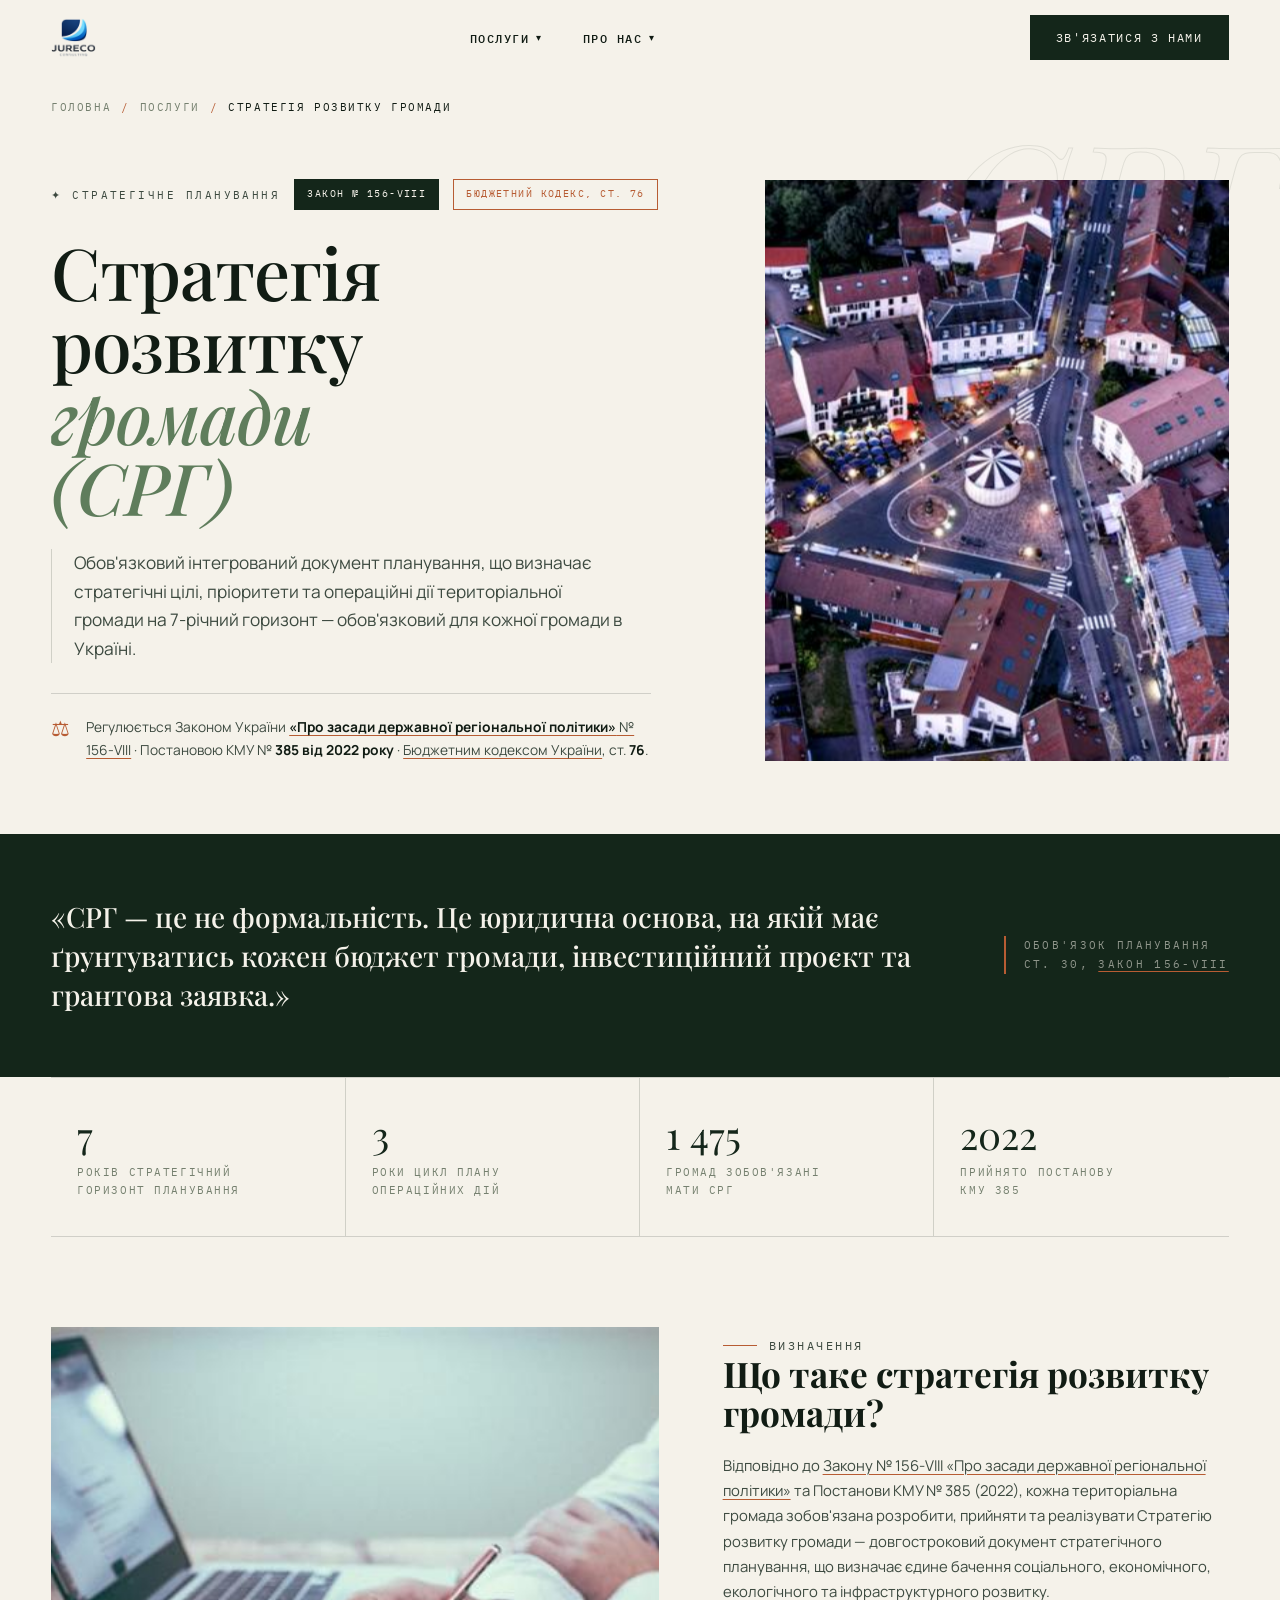
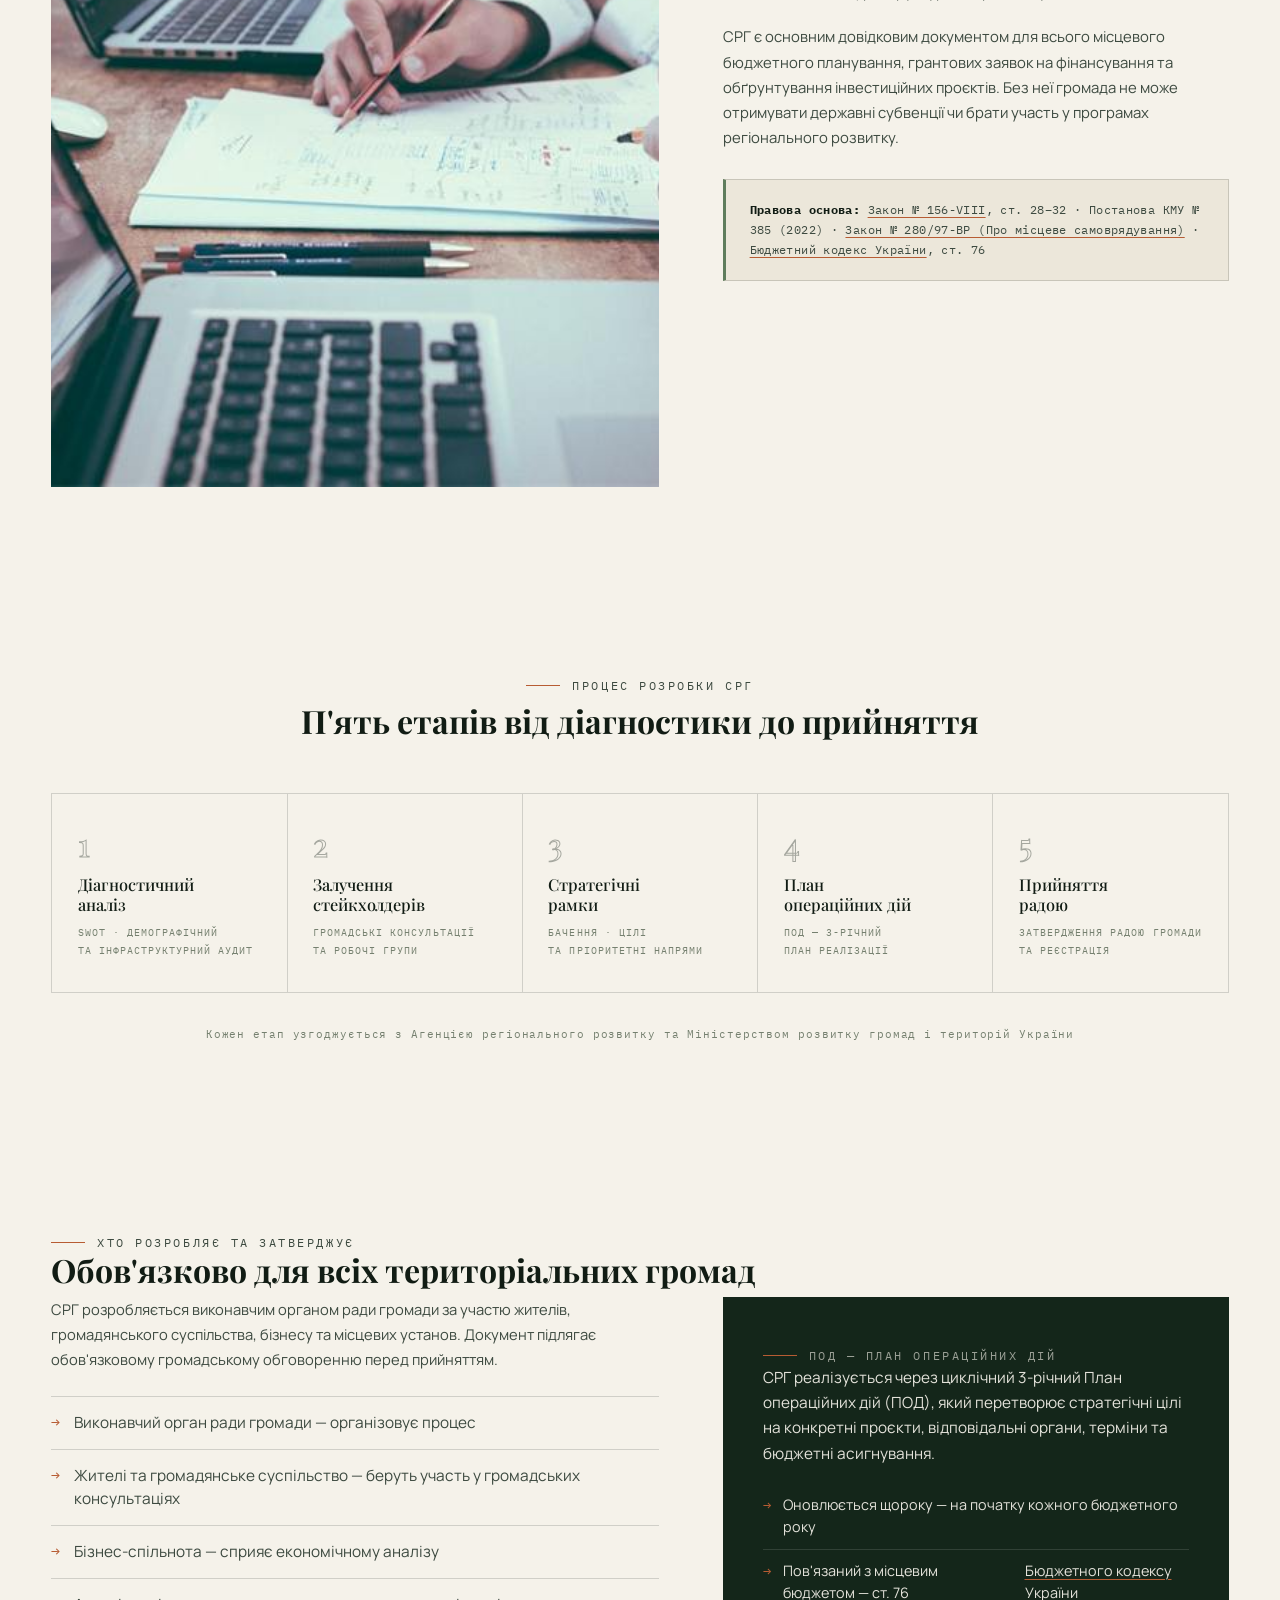
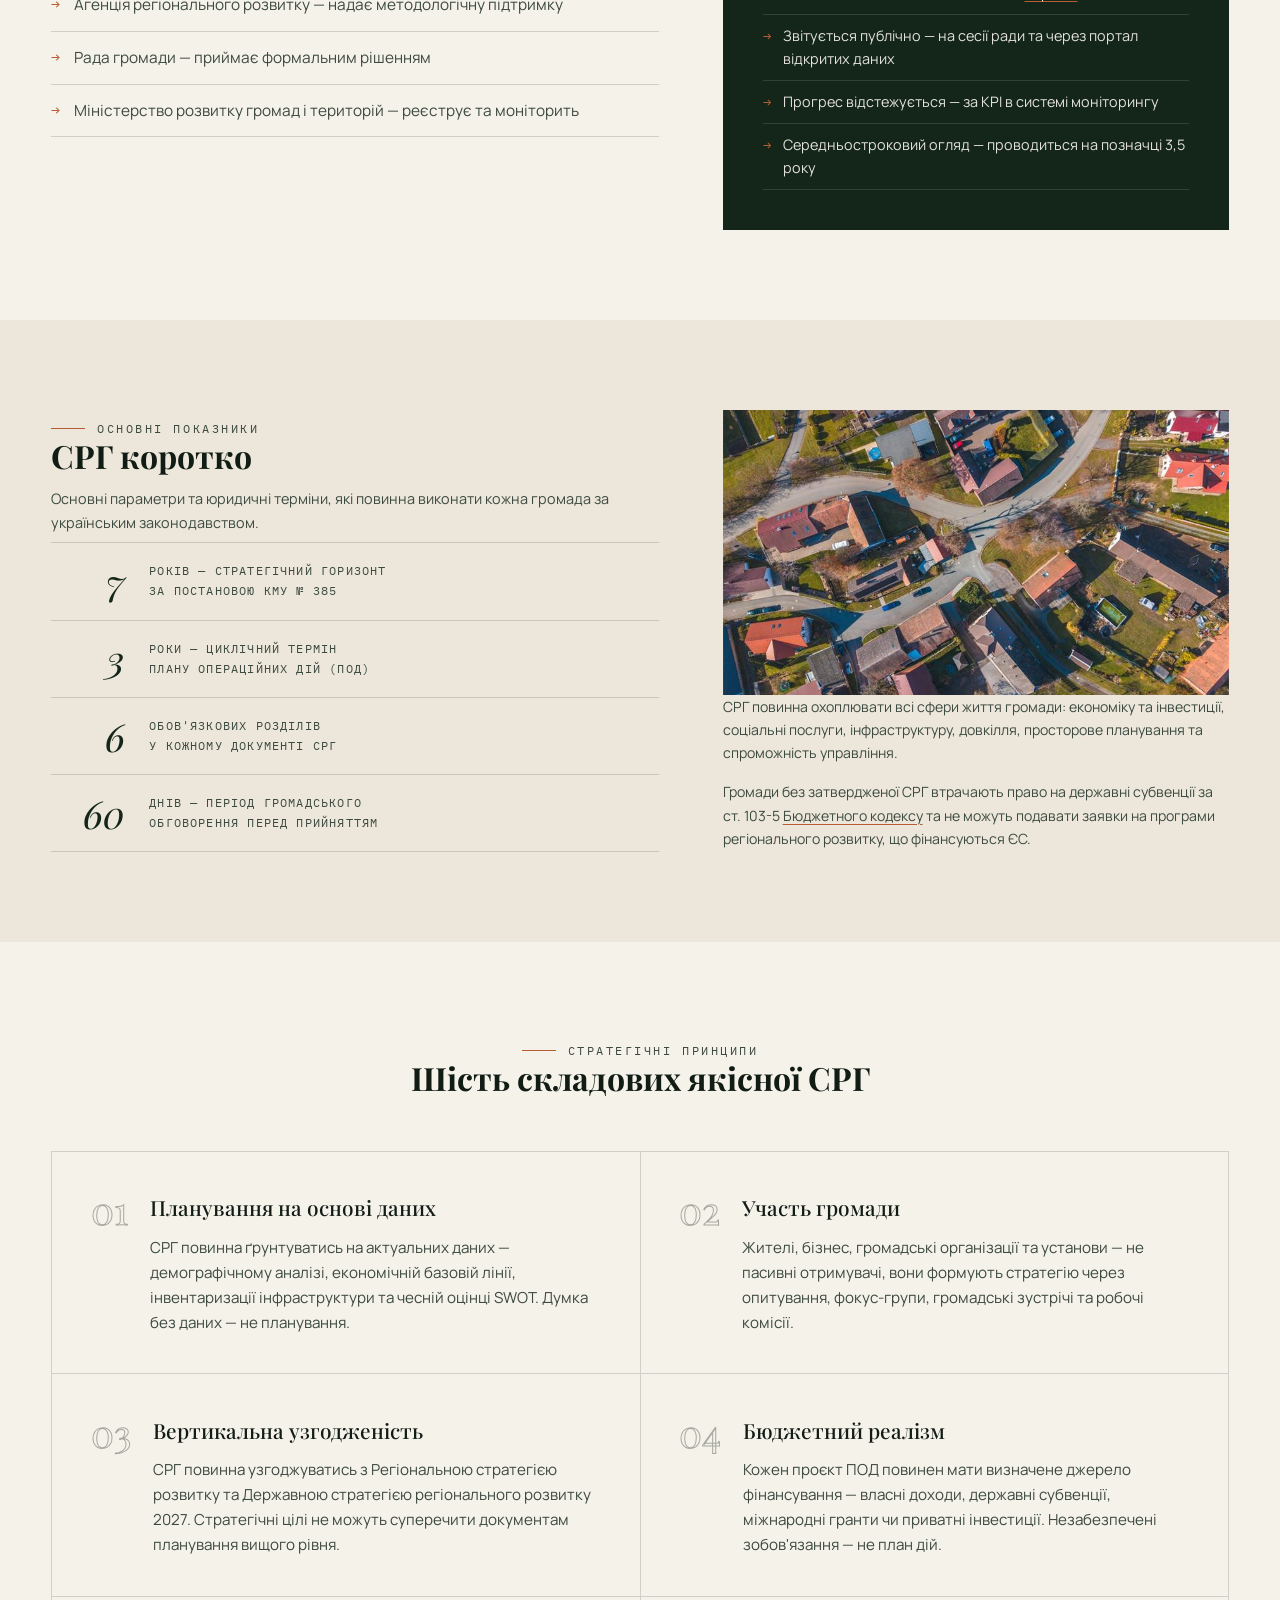
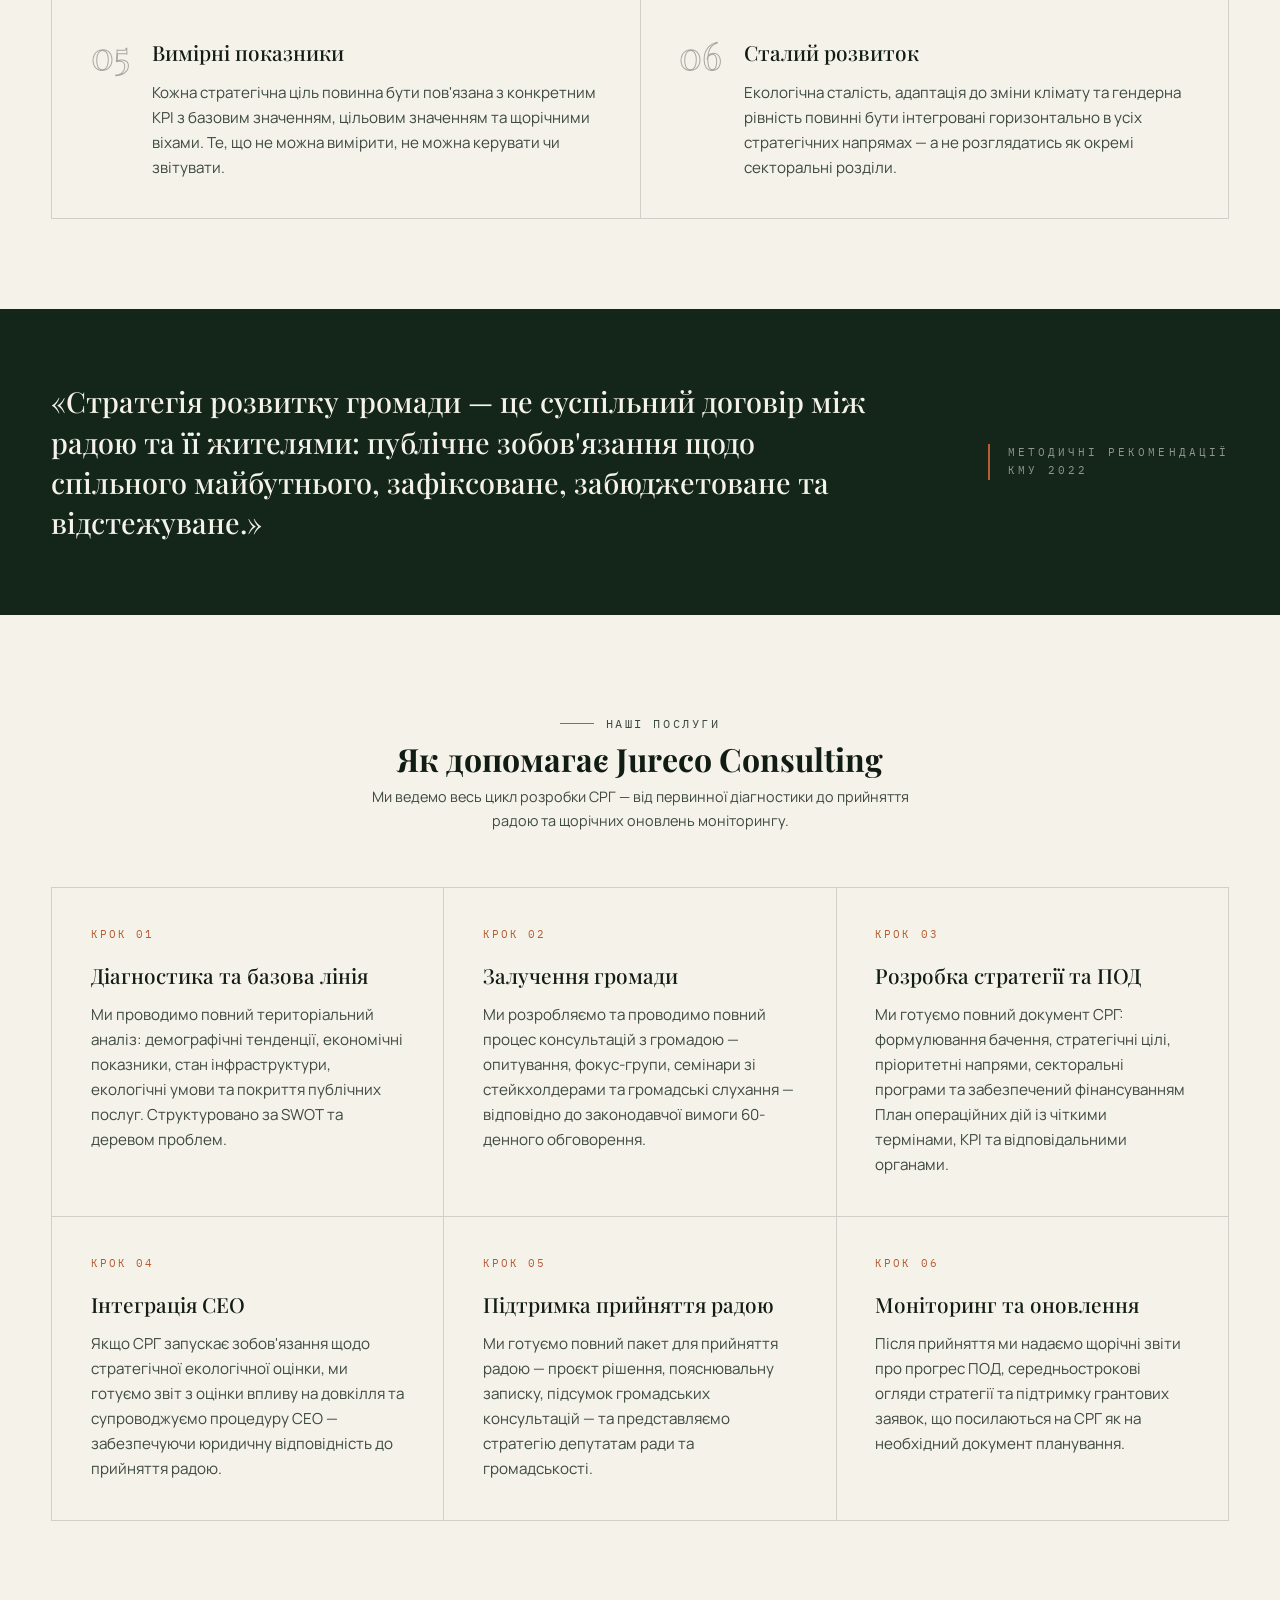
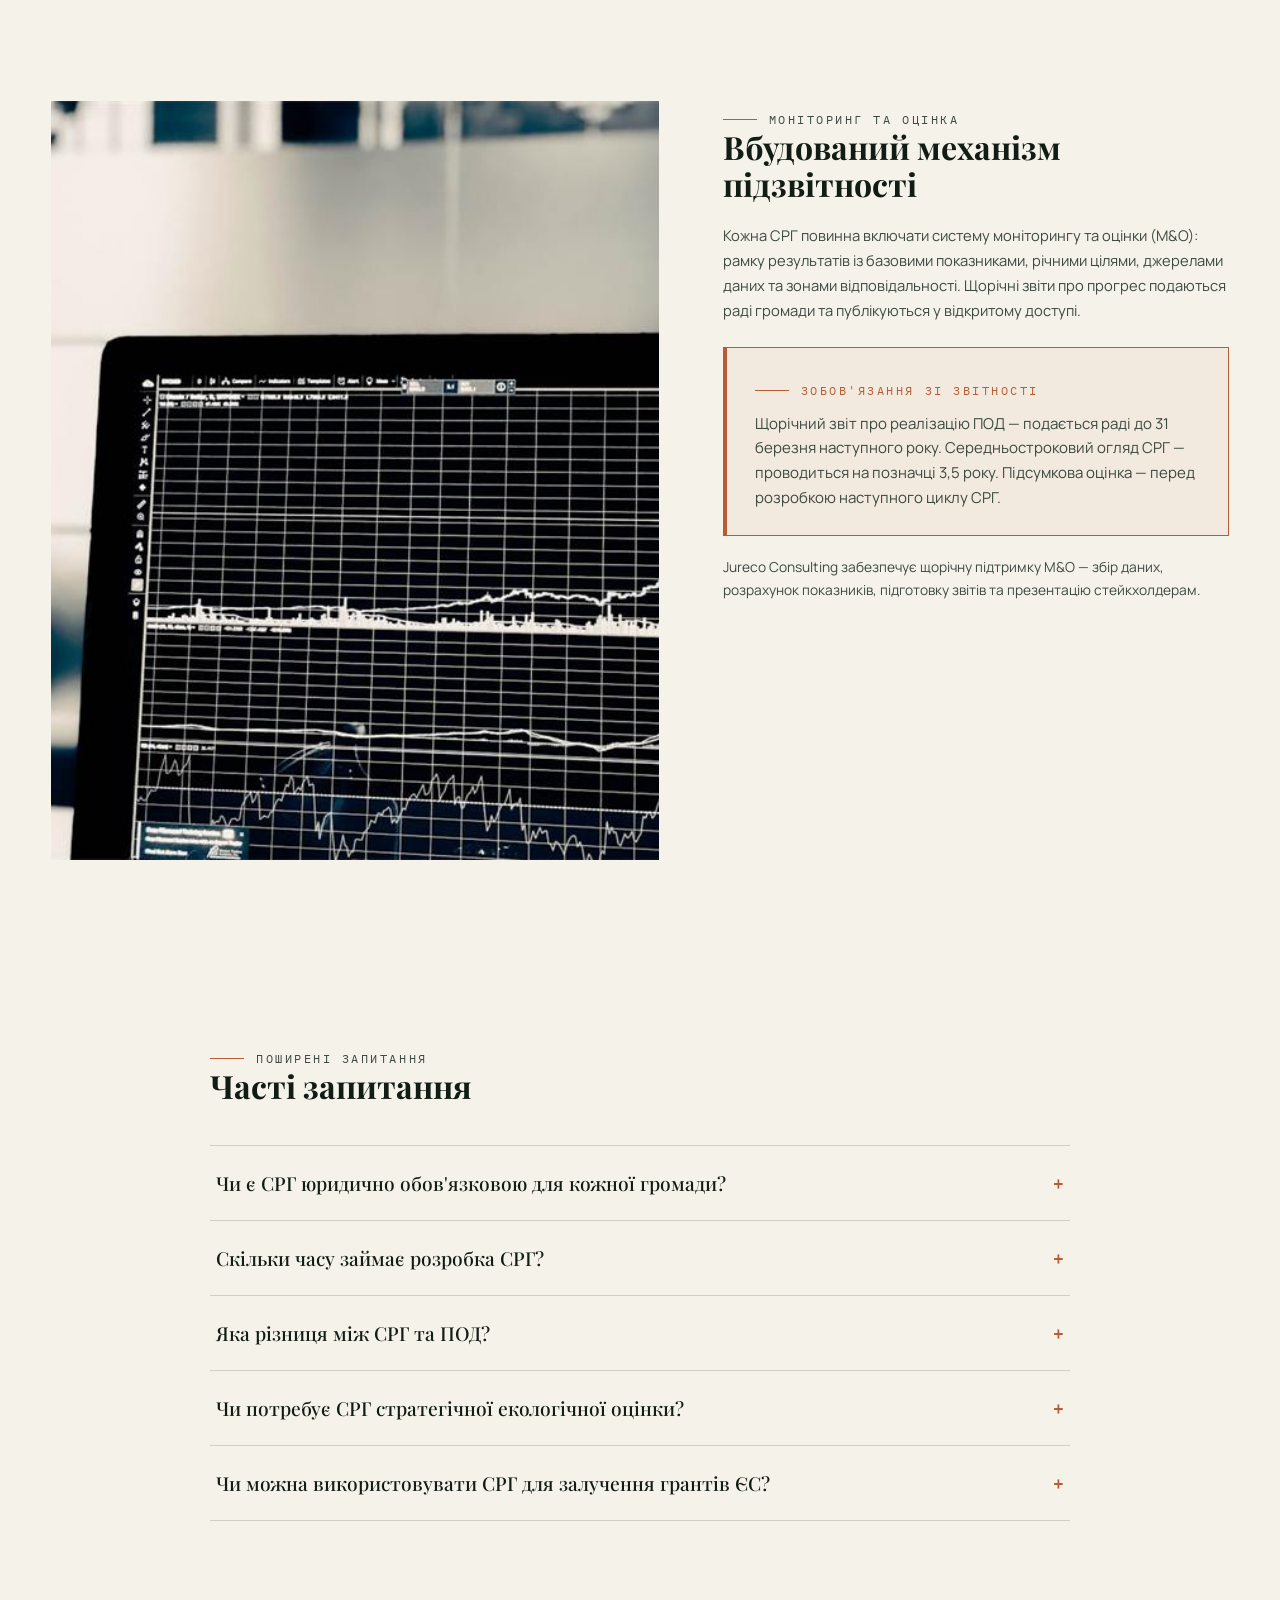
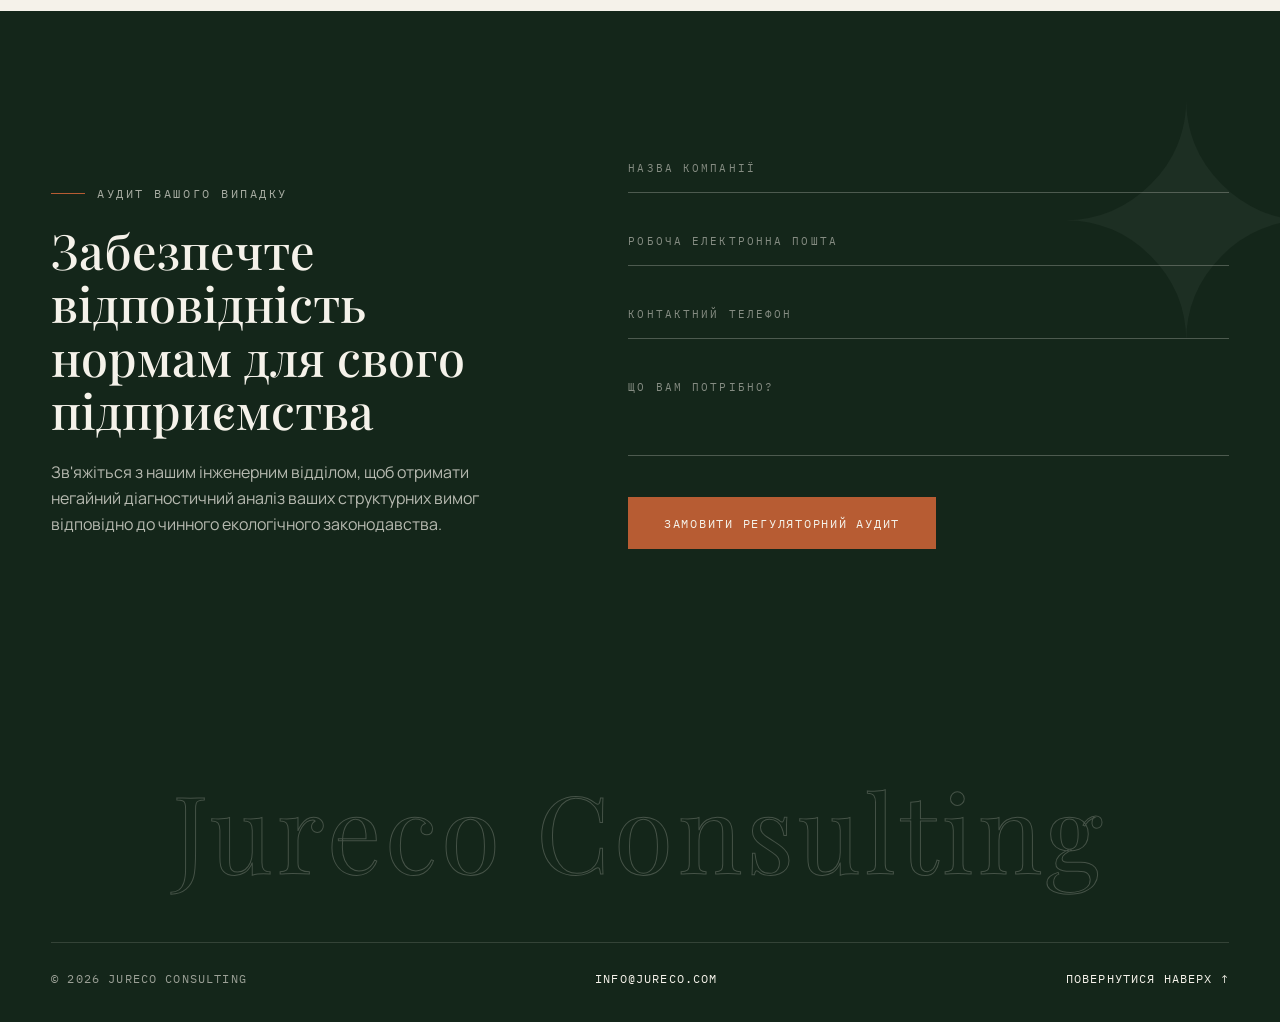
<file: cds.html>
<!DOCTYPE html>
<html lang="uk">
<head>
    <meta charset="UTF-8">
    <meta name="viewport" content="width=device-width, initial-scale=1.0">
    <title>Стратегія розвитку громади (СРГ) — Jureco Consulting</title>
    <meta name="description" content="Стратегія розвитку громади (СРГ) на 7-річний горизонт за Законом № 156-VIII. Jureco Consulting веде повний цикл: діагностика, консультації, прийняття радою.">
    <link rel="preconnect" href="https://fonts.googleapis.com">
    <link rel="preconnect" href="https://fonts.gstatic.com" crossorigin>
    <link href="https://fonts.googleapis.com/css2?family=Playfair+Display:ital,wght@0,400;0,500;0,600;1,400;1,500&family=Manrope:wght@400;500;700&family=IBM+Plex+Mono:wght@400;500&display=swap" rel="stylesheet">
    <script>document.documentElement.classList.add('js');</script>
    <link rel="stylesheet" href="home.css">
    <link rel="stylesheet" href="inner.css">
</head>
<body id="top">

<!-- HEADER -->
<header class="hd solid">
    <a href="index.html" class="hd-logo" aria-label="Jureco Consulting — головна">
        <img src="photos/logo-200.png" alt="Jureco Consulting" width="200" height="180">
    </a>

    <nav class="hd-nav" aria-label="Основна навігація">
        <div class="hd-item">
            <button class="hd-link" aria-haspopup="true">Послуги <span class="tick">&#9662;</span></button>
            <div class="hd-drop">
                <div class="hd-drop-label">Екологічні послуги</div>
                <div class="hd-drop-grid">
                    <a href="eia.html">
                        <span class="n">01</span>
                        <span><span class="t">ОВД — Оцінка впливу на довкілля</span><span class="s">Процедура та дозволи перед початком діяльності</span></span>
                    </a>
                    <a href="lap.html">
                        <span class="n">02</span>
                        <span><span class="t">ІЕД — Інтегрований екологічний дозвіл</span><span class="s">Відповідність Директиві ЄС 2010/75/EU</span></span>
                    </a>
                    <a href="sea.html">
                        <span class="n">03</span>
                        <span><span class="t">СЕО — Стратегічна екологічна оцінка</span><span class="s">Процедура для документів державного планування</span></span>
                    </a>
                    <a href="lwmp.html">
                        <span class="n">04</span>
                        <span><span class="t">МПУВ — Місцевий план управління відходами</span><span class="s">Планування на рівні громади</span></span>
                    </a>
                    <a href="mep.html">
                        <span class="n">05</span>
                        <span><span class="t">МЕП — Муніципальний енергетичний план</span><span class="s">Місцева енергоефективність та відновлювані джерела</span></span>
                    </a>
                    <a href="cds.html">
                        <span class="n">06</span>
                        <span><span class="t">СРГ — Стратегія розвитку громади</span><span class="s">Інтегрований план розвитку громади</span></span>
                    </a>
                </div>
            </div>
        </div>
        <div class="hd-item">
            <button class="hd-link" aria-haspopup="true">Про нас <span class="tick">&#9662;</span></button>
            <div class="hd-drop narrow">
                <div class="hd-drop-grid">
                    <a href="about.html#team">
                        <span class="n">a.</span>
                        <span><span class="t">Наша команда</span><span class="s">Інженери та юридичні експерти</span></span>
                    </a>
                    <a href="about.html#story">
                        <span class="n">b.</span>
                        <span><span class="t">Наша історія</span><span class="s">Засновано у 2026 році</span></span>
                    </a>
                    <a href="#">
                        <span class="n">c.</span>
                        <span><span class="t">Новини та аналітика</span><span class="s">Оновлення законодавства</span></span>
                    </a>
                </div>
            </div>
        </div>
    </nav>

    <a href="#contact" class="hd-cta"><span>Зв'язатися з нами</span></a>

    <button class="hd-burger" aria-label="Меню" aria-expanded="false">
        <span></span><span></span><span></span>
    </button>
</header>

<nav class="m-menu" aria-label="Мобільне меню">
    <span class="mm-ghost" aria-hidden="true">Jureco</span>
    <div class="mm-inner">
        <div class="mm-grp"><span>Екологічні послуги</span><span class="mm-cnt">( 06 )</span></div>
        <a href="eia.html" class="mm-link"><span class="mm-n">01</span><span class="mm-t">ОВД — Оцінка впливу на довкілля</span><span class="mm-a" aria-hidden="true">↗</span></a>
        <a href="lap.html" class="mm-link"><span class="mm-n">02</span><span class="mm-t">ІЕД — Інтегрований екологічний дозвіл</span><span class="mm-a" aria-hidden="true">↗</span></a>
        <a href="sea.html" class="mm-link"><span class="mm-n">03</span><span class="mm-t">СЕО — Стратегічна екологічна оцінка</span><span class="mm-a" aria-hidden="true">↗</span></a>
        <a href="lwmp.html" class="mm-link"><span class="mm-n">04</span><span class="mm-t">МПУВ — Місцевий план управління відходами</span><span class="mm-a" aria-hidden="true">↗</span></a>
        <a href="mep.html" class="mm-link"><span class="mm-n">05</span><span class="mm-t">МЕП — Муніципальний енергетичний план</span><span class="mm-a" aria-hidden="true">↗</span></a>
        <a href="cds.html" class="mm-link"><span class="mm-n">06</span><span class="mm-t">СРГ — Стратегія розвитку громади</span><span class="mm-a" aria-hidden="true">↗</span></a>

        <div class="mm-grp"><span>Про нас</span></div>
        <a href="about.html#team" class="mm-link"><span class="mm-n">a.</span><span class="mm-t">Наша команда</span><span class="mm-a" aria-hidden="true">↗</span></a>
        <a href="about.html#story" class="mm-link"><span class="mm-n">b.</span><span class="mm-t">Наша історія</span><span class="mm-a" aria-hidden="true">↗</span></a>
        <a href="#" class="mm-link"><span class="mm-n">c.</span><span class="mm-t">Новини та аналітика</span><span class="mm-a" aria-hidden="true">↗</span></a>

        <a href="#contact" class="mm-cta"><span>Зв'язатися з нами</span></a>

        <div class="mm-foot">
            <a href="mailto:info@jureco.com">info@jureco.com</a>
            <span>© 2026 Jureco Consulting</span>
        </div>
    </div>
</nav>

<!-- BREADCRUMB -->
<nav class="breadcrumb-bar">
    <div class="breadcrumbs">
        <a href="index.html">Головна</a>
        <span class="bc-sep">/</span>
        <a href="index.html">Послуги</a>
        <span class="bc-sep">/</span>
        <span class="bc-current">Стратегія розвитку громади</span>
    </div>
</nav>

<!-- HERO -->
<section class="cds-hero fade-up">
    <div>
        <div class="hero-tag-row">
            <span class="tag-mono">✦ Стратегічне планування</span>
            <a class="pill pill-eu" href="https://zakon.rada.gov.ua/laws/show/156-19" target="_blank" rel="noopener">Закон № 156-VIII</a>
            <a class="pill pill-new" href="https://zakon.rada.gov.ua/laws/show/2456-17" target="_blank" rel="noopener">Бюджетний кодекс, ст. 76</a>
        </div>
        <h1 class="hero-h1">
            Стратегія<br>розвитку<br>
            <span class="accent">громади<br>(СРГ)</span>
        </h1>
        <p class="hero-sub">Обов'язковий інтегрований документ планування, що визначає стратегічні цілі, пріоритети та операційні дії територіальної громади на 7-річний горизонт — обов'язковий для кожної громади в Україні.</p>
        <div class="hero-law-strip">
            <span class="law-star">⚖</span>
            <p>Регулюється Законом України <a class="law-a" href="https://zakon.rada.gov.ua/laws/show/156-19" target="_blank" rel="noopener"><strong>«Про засади державної регіональної політики»</strong> № 156-VIII</a> · Постановою КМУ № <strong>385 від 2022 року</strong> · <a class="law-a" href="https://zakon.rada.gov.ua/laws/show/2456-17" target="_blank" rel="noopener">Бюджетним кодексом України</a>, ст. <strong>76</strong>.</p>
        </div>
    </div>
    <div>
        <div class="hero-img-wrap">
            <img src="photos/u1763830932225.jpg" srcset="photos/u1763830932225-800.jpg 800w, photos/u1763830932225.jpg 1200w" sizes="(max-width: 1024px) 92vw, 46vw" alt="Панорама міста з повітря, що показує територію громади" width="1200" height="678" fetchpriority="high" decoding="async">
        </div>
        </div>
    </div>
</section>

<!-- ═══════════════════════════════════════════
     INTRO STRIP — dark statement
═══════════════════════════════════════════ -->
<div class="intro-strip fade-up">
    <p>«СРГ — це не формальність. Це юридична основа, на якій має ґрунтуватись кожен бюджет громади, інвестиційний проєкт та грантова заявка.»</p>
    <span class="intro-strip-tag">Обов'язок планування<br>Ст. 30, <a class="law-a" href="https://zakon.rada.gov.ua/laws/show/156-19" target="_blank" rel="noopener">Закон 156-VIII</a></span>
</div>

<!-- ═══════════════════════════════════════════
     STATS ROW
═══════════════════════════════════════════ -->
<div class="stats-row fade-up">
    <div class="stat-item">
        <div class="stat-num">7</div>
        <div class="stat-label">Років стратегічний<br>горизонт планування</div>
    </div>
    <div class="stat-item">
        <div class="stat-num">3</div>
        <div class="stat-label">Роки цикл Плану<br>операційних дій</div>
    </div>
    <div class="stat-item">
        <div class="stat-num">1 475</div>
        <div class="stat-label">Громад зобов'язані<br>мати СРГ</div>
    </div>
    <div class="stat-item">
        <div class="stat-num">2022</div>
        <div class="stat-label">Прийнято Постанову<br>КМУ 385</div>
    </div>
</div>

<!-- ═══════════════════════════════════════════
     DEFINITION BLOCK — image left, text right
═══════════════════════════════════════════ -->
<section class="def-block fade-up" id="what-is">
    <div class="img-frame">
        <img src="photos/u1454165804606.jpg" srcset="photos/u1454165804606-800.jpg 800w, photos/u1454165804606.jpg 1200w" sizes="(max-width: 1024px) 92vw, 46vw" alt="Команда планувальників розглядає стратегічні карти" width="1200" height="801" loading="lazy" decoding="async">
    </div>
    <div>
        <div class="eyebrow">Визначення</div>
        <h2 style="font-family:var(--font-serif);font-size:clamp(1.6rem,2.8vw,2.2rem);line-height:1.1;margin-bottom:20px;">Що таке стратегія розвитку громади?</h2>
        <p style="color:var(--ink2);font-size:0.93rem;line-height:1.7;margin-bottom:20px;">
            Відповідно до <a class="law-a" href="https://zakon.rada.gov.ua/laws/show/156-19" target="_blank" rel="noopener">Закону № 156-VIII «Про засади державної регіональної політики»</a> та Постанови КМУ № 385 (2022), кожна територіальна громада зобов'язана розробити, прийняти та реалізувати Стратегію розвитку громади — довгостроковий документ стратегічного планування, що визначає єдине бачення соціального, економічного, екологічного та інфраструктурного розвитку.
        </p>
        <p style="color:var(--ink2);font-size:0.93rem;line-height:1.7;margin-bottom:28px;">
            СРГ є основним довідковим документом для всього місцевого бюджетного планування, грантових заявок на фінансування та обґрунтування інвестиційних проєктів. Без неї громада не може отримувати державні субвенції чи брати участь у програмах регіонального розвитку.
        </p>
        <div style="background:var(--stone);border:1px solid var(--border);border-left:3px solid var(--sage);padding:20px 24px;">
            <p style="font-family:var(--font-mono);font-size:0.78rem;color:var(--ink2);line-height:1.6;letter-spacing:0.03em;">
                <strong style="color:var(--ink);">Правова основа:</strong> <a class="law-a" href="https://zakon.rada.gov.ua/laws/show/156-19" target="_blank" rel="noopener">Закон № 156-VIII</a>, ст. 28–32 · Постанова КМУ № 385 (2022) · <a class="law-a" href="https://zakon.rada.gov.ua/laws/show/280/97-%D0%B2%D1%80" target="_blank" rel="noopener">Закон № 280/97-ВР (Про місцеве самоврядування)</a> · <a class="law-a" href="https://zakon.rada.gov.ua/laws/show/2456-17" target="_blank" rel="noopener">Бюджетний кодекс України</a>, ст. 76
            </p>
        </div>
    </div>
</section>

<!-- ═══════════════════════════════════════════
     DEVELOPMENT PROCESS — 5 horizontal steps
═══════════════════════════════════════════ -->
<section class="process-block fade-up">
    <div style="text-align:center;margin-bottom:8px;">
        <div class="eyebrow" style="justify-content:center;">Процес розробки СРГ</div>
    </div>
    <h2 style="font-family:var(--font-serif);font-size:clamp(1.5rem,2.5vw,2rem);text-align:center;line-height:1.15;">П'ять етапів від діагностики до прийняття</h2>
    <div class="process-steps">
        <div class="process-step">
            <div class="ps-num">1</div>
            <div class="ps-label">Діагностичний<br>аналіз</div>
            <div class="ps-sub">SWOT · демографічний<br>та інфраструктурний аудит</div>
        </div>
        <div class="process-step">
            <div class="ps-num">2</div>
            <div class="ps-label">Залучення<br>стейкхолдерів</div>
            <div class="ps-sub">Громадські консультації<br>та робочі групи</div>
        </div>
        <div class="process-step">
            <div class="ps-num">3</div>
            <div class="ps-label">Стратегічні<br>рамки</div>
            <div class="ps-sub">Бачення · цілі<br>та пріоритетні напрями</div>
        </div>
        <div class="process-step">
            <div class="ps-num">4</div>
            <div class="ps-label">План<br>операційних дій</div>
            <div class="ps-sub">ПОД — 3-річний<br>план реалізації</div>
        </div>
        <div class="process-step">
            <div class="ps-num">5</div>
            <div class="ps-label">Прийняття<br>радою</div>
            <div class="ps-sub">Затвердження радою громади<br>та реєстрація</div>
        </div>
    </div>
    <p class="process-footnote">Кожен етап узгоджується з Агенцією регіонального розвитку та Міністерством розвитку громад і територій України</p>
</section>

<!-- ═══════════════════════════════════════════
     REQUIREMENTS & APPROVAL
═══════════════════════════════════════════ -->
<section class="who-dev-block fade-up">
    <div class="eyebrow">Хто розробляє та затверджує</div>
    <h2 style="font-family:var(--font-serif);font-size:clamp(1.5rem,2.5vw,2rem);line-height:1.15;margin-bottom:8px;">Обов'язково для всіх територіальних громад</h2>
    <div class="who-dev-grid">
        <div>
            <p style="color:var(--ink2);font-size:0.92rem;line-height:1.7;margin-bottom:24px;">
                СРГ розробляється виконавчим органом ради громади за участю жителів, громадянського суспільства, бізнесу та місцевих установ. Документ підлягає обов'язковому громадському обговоренню перед прийняттям.
            </p>
            <ul class="oblig-check-list">
                <li><span class="oc-arrow">→</span>Виконавчий орган ради громади — організовує процес</li>
                <li><span class="oc-arrow">→</span>Жителі та громадянське суспільство — беруть участь у громадських консультаціях</li>
                <li><span class="oc-arrow">→</span>Бізнес-спільнота — сприяє економічному аналізу</li>
                <li><span class="oc-arrow">→</span>Агенція регіонального розвитку — надає методологічну підтримку</li>
                <li><span class="oc-arrow">→</span>Рада громади — приймає формальним рішенням</li>
                <li><span class="oc-arrow">→</span>Міністерство розвитку громад і територій — реєструє та моніторить</li>
            </ul>
        </div>
        <div class="approval-panel">
            <div class="eyebrow">ПОД — План операційних дій</div>
            <p>СРГ реалізується через циклічний 3-річний План операційних дій (ПОД), який перетворює стратегічні цілі на конкретні проєкти, відповідальні органи, терміни та бюджетні асигнування.</p>
            <ul class="approval-list">
                <li><span class="al-arrow">→</span>Оновлюється щороку — на початку кожного бюджетного року</li>
                <li><span class="al-arrow">→</span>Пов'язаний з місцевим бюджетом — ст. 76 <a class="law-a" href="https://zakon.rada.gov.ua/laws/show/2456-17" target="_blank" rel="noopener">Бюджетного кодексу України</a></li>
                <li><span class="al-arrow">→</span>Звітується публічно — на сесії ради та через портал відкритих даних</li>
                <li><span class="al-arrow">→</span>Прогрес відстежується — за KPI в системі моніторингу</li>
                <li><span class="al-arrow">→</span>Середньостроковий огляд — проводиться на позначці 3,5 року</li>
            </ul>
        </div>
    </div>
</section>

<!-- ═══════════════════════════════════════════
     KEY FACTS & FIGURES
═══════════════════════════════════════════ -->
<section class="facts-block fade-up">
    <div>
        <div class="eyebrow">Основні показники</div>
        <h2 style="font-family:var(--font-serif);font-size:clamp(1.5rem,2.5vw,2rem);line-height:1.15;margin-bottom:12px;">СРГ коротко</h2>
        <p style="color:var(--ink2);font-size:0.9rem;line-height:1.65;margin-bottom:8px;">Основні параметри та юридичні терміни, які повинна виконати кожна громада за українським законодавством.</p>
        <div class="facts-timeline">
            <div class="fact-row">
                <div class="fact-num">7</div>
                <div class="fact-label">Років — стратегічний горизонт<br>за Постановою КМУ № 385</div>
            </div>
            <div class="fact-row">
                <div class="fact-num">3</div>
                <div class="fact-label">Роки — циклічний термін<br>Плану операційних дій (ПОД)</div>
            </div>
            <div class="fact-row">
                <div class="fact-num">6</div>
                <div class="fact-label">Обов'язкових розділів<br>у кожному документі СРГ</div>
            </div>
            <div class="fact-row">
                <div class="fact-num">60</div>
                <div class="fact-label">Днів — період громадського<br>обговорення перед прийняттям</div>
            </div>
        </div>
    </div>
    <div>
        <div class="img-frame-wide">
            <img src="photos/u1763327374244.jpg" srcset="photos/u1763327374244-800.jpg 800w, photos/u1763327374244.jpg 1200w" sizes="(max-width: 1024px) 92vw, 46vw" alt="Вид з повітря на територію громади" width="1200" height="900" loading="lazy" decoding="async">
        </div>
        <div class="facts-rich">
            <p style="color:var(--ink2);font-size:0.88rem;line-height:1.65;margin-bottom:16px;">
                СРГ повинна охоплювати всі сфери життя громади: економіку та інвестиції, соціальні послуги, інфраструктуру, довкілля, просторове планування та спроможність управління.
            </p>
            <p style="color:var(--ink2);font-size:0.88rem;line-height:1.65;">
                Громади без затвердженої СРГ втрачають право на державні субвенції за ст. 103-5 <a class="law-a" href="https://zakon.rada.gov.ua/laws/show/2456-17" target="_blank" rel="noopener">Бюджетного кодексу</a> та не можуть подавати заявки на програми регіонального розвитку, що фінансуються ЄС.
            </p>
        </div>
    </div>
</section>

<!-- ═══════════════════════════════════════════
     EDITORIAL PILLARS — 2-col, large-number style
═══════════════════════════════════════════ -->
<section class="editorial-block fade-up">
    <div style="text-align:center;">
        <div class="eyebrow" style="justify-content:center;">Стратегічні принципи</div>
        <h2 style="font-family:var(--font-serif);font-size:clamp(1.5rem,2.5vw,2rem);line-height:1.15;">Шість складових якісної СРГ</h2>
    </div>
    <div class="editorial-grid">
        <div class="ep-card">
            <div class="ep-num">01</div>
            <div class="ep-body">
                <h3>Планування на основі даних</h3>
                <p>СРГ повинна ґрунтуватись на актуальних даних — демографічному аналізі, економічній базовій лінії, інвентаризації інфраструктури та чесній оцінці SWOT. Думка без даних — не планування.</p>
            </div>
        </div>
        <div class="ep-card">
            <div class="ep-num">02</div>
            <div class="ep-body">
                <h3>Участь громади</h3>
                <p>Жителі, бізнес, громадські організації та установи — не пасивні отримувачі, вони формують стратегію через опитування, фокус-групи, громадські зустрічі та робочі комісії.</p>
            </div>
        </div>
        <div class="ep-card">
            <div class="ep-num">03</div>
            <div class="ep-body">
                <h3>Вертикальна узгодженість</h3>
                <p>СРГ повинна узгоджуватись з Регіональною стратегією розвитку та Державною стратегією регіонального розвитку 2027. Стратегічні цілі не можуть суперечити документам планування вищого рівня.</p>
            </div>
        </div>
        <div class="ep-card">
            <div class="ep-num">04</div>
            <div class="ep-body">
                <h3>Бюджетний реалізм</h3>
                <p>Кожен проєкт ПОД повинен мати визначене джерело фінансування — власні доходи, державні субвенції, міжнародні гранти чи приватні інвестиції. Незабезпечені зобов'язання — не план дій.</p>
            </div>
        </div>
        <div class="ep-card">
            <div class="ep-num">05</div>
            <div class="ep-body">
                <h3>Вимірні показники</h3>
                <p>Кожна стратегічна ціль повинна бути пов'язана з конкретним KPI з базовим значенням, цільовим значенням та щорічними віхами. Те, що не можна вимірити, не можна керувати чи звітувати.</p>
            </div>
        </div>
        <div class="ep-card">
            <div class="ep-num">06</div>
            <div class="ep-body">
                <h3>Сталий розвиток</h3>
                <p>Екологічна сталість, адаптація до зміни клімату та гендерна рівність повинні бути інтегровані горизонтально в усіх стратегічних напрямах — а не розглядатись як окремі секторальні розділи.</p>
            </div>
        </div>
    </div>
</section>

<!-- ═══════════════════════════════════════════
     QUOTE STRIP — photo background
═══════════════════════════════════════════ -->
<div class="cds-quote-strip fade-up">
    <blockquote>
        «Стратегія розвитку громади — це суспільний договір між радою та її жителями: публічне зобов'язання щодо спільного майбутнього, зафіксоване, забюджетоване та відстежуване.»
    </blockquote>
    <span class="sq-label">Методичні рекомендації<br>КМУ 2022</span>
</div>

<!-- ═══════════════════════════════════════════
     HOW JURECO HELPS — 3-col cards
═══════════════════════════════════════════ -->
<section class="help-cards-block fade-up">
    <div style="text-align:center;margin-bottom:8px;">
        <div class="eyebrow" style="justify-content:center;">Наші послуги</div>
    </div>
    <h2 style="font-family:var(--font-serif);font-size:clamp(1.5rem,2.5vw,2rem);text-align:center;line-height:1.15;margin-bottom:8px;">Як допомагає Jureco Consulting</h2>
    <p style="text-align:center;color:var(--ink2);font-size:0.9rem;max-width:560px;margin:0 auto;line-height:1.65;">Ми ведемо весь цикл розробки СРГ — від первинної діагностики до прийняття радою та щорічних оновлень моніторингу.</p>
    <div class="help-cards-grid">
        <div class="hc-card">
            <div class="hc-num">Крок 01</div>
            <h3>Діагностика та базова лінія</h3>
            <p>Ми проводимо повний територіальний аналіз: демографічні тенденції, економічні показники, стан інфраструктури, екологічні умови та покриття публічних послуг. Структуровано за SWOT та деревом проблем.</p>
        </div>
        <div class="hc-card">
            <div class="hc-num">Крок 02</div>
            <h3>Залучення громади</h3>
            <p>Ми розробляємо та проводимо повний процес консультацій з громадою — опитування, фокус-групи, семінари зі стейкхолдерами та громадські слухання — відповідно до законодавчої вимоги 60-денного обговорення.</p>
        </div>
        <div class="hc-card">
            <div class="hc-num">Крок 03</div>
            <h3>Розробка стратегії та ПОД</h3>
            <p>Ми готуємо повний документ СРГ: формулювання бачення, стратегічні цілі, пріоритетні напрями, секторальні програми та забезпечений фінансуванням План операційних дій із чіткими термінами, KPI та відповідальними органами.</p>
        </div>
        <div class="hc-card">
            <div class="hc-num">Крок 04</div>
            <h3>Інтеграція СЕО</h3>
            <p>Якщо СРГ запускає зобов'язання щодо стратегічної екологічної оцінки, ми готуємо звіт з оцінки впливу на довкілля та супроводжуємо процедуру СЕО — забезпечуючи юридичну відповідність до прийняття радою.</p>
        </div>
        <div class="hc-card">
            <div class="hc-num">Крок 05</div>
            <h3>Підтримка прийняття радою</h3>
            <p>Ми готуємо повний пакет для прийняття радою — проєкт рішення, пояснювальну записку, підсумок громадських консультацій — та представляємо стратегію депутатам ради та громадськості.</p>
        </div>
        <div class="hc-card">
            <div class="hc-num">Крок 06</div>
            <h3>Моніторинг та оновлення</h3>
            <p>Після прийняття ми надаємо щорічні звіти про прогрес ПОД, середньострокові огляди стратегії та підтримку грантових заявок, що посилаються на СРГ як на необхідний документ планування.</p>
        </div>
    </div>
</section>

<!-- ═══════════════════════════════════════════
     MONITORING BLOCK — image first (reversed)
═══════════════════════════════════════════ -->
<section class="monitoring-block fade-up">
    <div class="img-frame">
        <img src="photos/u1518186285589.jpg" srcset="photos/u1518186285589-800.jpg 800w, photos/u1518186285589.jpg 1200w" sizes="(max-width: 1024px) 92vw, 46vw" alt="Інформаційна панель даних та моніторинг ефективності" width="1200" height="900" loading="lazy" decoding="async">
    </div>
    <div>
        <div class="eyebrow">Моніторинг та оцінка</div>
        <h2 style="font-family:var(--font-serif);font-size:clamp(1.5rem,2.5vw,2rem);line-height:1.15;margin-bottom:20px;">Вбудований механізм підзвітності</h2>
        <p style="color:var(--ink2);font-size:0.92rem;line-height:1.7;margin-bottom:24px;">
            Кожна СРГ повинна включати систему моніторингу та оцінки (М&О): рамку результатів із базовими показниками, річними цілями, джерелами даних та зонами відповідальності. Щорічні звіти про прогрес подаються раді громади та публікуються у відкритому доступі.
        </p>
        <div class="monitoring-infobox">
            <div class="eyebrow">Зобов'язання зі звітності</div>
            <p>Щорічний звіт про реалізацію ПОД — подається раді до 31 березня наступного року. Середньостроковий огляд СРГ — проводиться на позначці 3,5 року. Підсумкова оцінка — перед розробкою наступного циклу СРГ.</p>
        </div>
        <p style="color:var(--ink2);font-size:0.86rem;line-height:1.65;margin-top:20px;">
            Jureco Consulting забезпечує щорічну підтримку М&О — збір даних, розрахунок показників, підготовку звітів та презентацію стейкхолдерам.
        </p>
    </div>
</section>

<!-- ═══════════════════════════════════════════
     FAQ
═══════════════════════════════════════════ -->
<section class="faq-block fade-up">
    <div class="faq-inner">
        <div class="eyebrow">Поширені запитання</div>
        <h2 style="font-family:var(--font-serif);font-size:clamp(1.5rem,2.5vw,2rem);line-height:1.15;margin-bottom:40px;">Часті запитання</h2>

        <div class="acc-wrap">
        <div class="acc-item">
            <button class="acc-btn">Чи є СРГ юридично обов'язковою для кожної громади?<span class="acc-ico">+</span></button>
            <div class="acc-panel"><p>Так. Відповідно до <a class="law-a" href="https://zakon.rada.gov.ua/laws/show/156-19" target="_blank" rel="noopener">Закону № 156-VIII</a> та Постанови КМУ № 385 (2022), кожна територіальна громада зобов'язана розробити та прийняти Стратегію розвитку громади. Громади без затвердженої СРГ втрачають право на державні субвенції та не можуть брати участь у програмах регіонального розвитку, що фінансуються державою чи ЄС.</p></div>
        </div>
        <div class="acc-item">
            <button class="acc-btn">Скільки часу займає розробка СРГ?<span class="acc-ico">+</span></button>
            <div class="acc-panel"><p>Повний цикл розробки СРГ — від збору даних до прийняття радою — зазвичай займає від 6 до 10 місяців. Юридичний мінімум лише для етапу громадського обговорення становить 60 днів. Наша команда працює за погодженим графіком, що відповідає бюджетному року громади та розкладу ради.</p></div>
        </div>
        <div class="acc-item">
            <button class="acc-btn">Яка різниця між СРГ та ПОД?<span class="acc-ico">+</span></button>
            <div class="acc-panel"><p>СРГ — це довгостроковий стратегічний документ (7-річний горизонт): бачення, цілі та пріоритетні напрями. План операційних дій (ПОД) — циклічний 3-річний план реалізації, що перетворює стратегію на конкретні проєкти, бюджети, відповідальні органи та вимірні KPI. ПОД оновлюється щороку; СРГ переглядається в середині строку та замінюється через 7 років.</p></div>
        </div>
        <div class="acc-item">
            <button class="acc-btn">Чи потребує СРГ стратегічної екологічної оцінки?<span class="acc-ico">+</span></button>
            <div class="acc-panel"><p>Залежить від змісту стратегії. Якщо СРГ містить рішення з планування, що можуть суттєво вплинути на довкілля — зміни землекористування, інфраструктурні проєкти, промислові зони — СЕО є обов'язковою за <a class="law-a" href="https://zakon.rada.gov.ua/laws/show/2354-19" target="_blank" rel="noopener">Законом № 2354-VIII</a>. Jureco Consulting інтегрує процедуру СЕО в процес розробки СРГ, де це необхідно.</p></div>
        </div>
        <div class="acc-item">
            <button class="acc-btn">Чи можна використовувати СРГ для залучення грантів ЄС?<span class="acc-ico">+</span></button>
            <div class="acc-panel"><p>Так — і часто це є попередньою умовою. Програми, що фінансуються ЄС в межах Ukraine Facility та інструментів NEFCO, вимагають, щоб заявки на проєкти посилались на затверджений документ стратегічного планування. СРГ, підготовлена за методологічними стандартами ЄС, стає прямим шляхом до грантового фінансування інфраструктурних, енергоефективних проєктів та проєктів стійкості громади.</p></div>
        </div>
        </div>
    </div>
</section>

<!-- ═══════════════════════════════════════════
     CTA
═══════════════════════════════════════════ -->
<!-- CTA FORM -->
<section id="contact" class="audit">
    <div class="audit-grid">
        <div class="audit-copy">
            <span class="eyebrow r-up">Аудит вашого випадку</span>
            <h2 class="r-up">Забезпечте відповідність нормам для свого підприємства</h2>
            <p class="audit-lead r-up">Зв'яжіться з нашим інженерним відділом, щоб отримати негайний діагностичний аналіз ваших структурних вимог відповідно до чинного екологічного законодавства.</p>
        </div>

        <form id="cta-audit-form" class="audit-form r-up" action="https://formspree.io/f/mqevwaqk" method="POST">
            <div class="field">
                <label for="f-company">Назва компанії</label>
                <input id="f-company" type="text" name="company" autocomplete="organization" required>
            </div>
            <div class="field">
                <label for="f-email">Робоча електронна пошта</label>
                <input id="f-email" type="email" name="email" autocomplete="email" required>
            </div>
            <div class="field">
                <label for="f-phone">Контактний телефон</label>
                <input id="f-phone" type="tel" name="phone" autocomplete="tel" required>
            </div>
            <div class="field">
                <label for="f-message">Що вам потрібно?</label>
                <textarea id="f-message" name="message" rows="3" required></textarea>
            </div>
            <input type="hidden" name="_subject" value="Нова заявка — JURECO (СРГ)">
            <button type="submit" class="btn-main btn-submit"><span class="lbl">Замовити регуляторний аудит</span></button>
            <p class="form-status" aria-live="polite"></p>
        </form>
    </div>
</section>

<!-- FOOTER -->
<footer class="foot">
    <div class="foot-word" aria-hidden="true">Jureco Consulting</div>
    <div class="foot-row">
        <span>&#169; 2026 Jureco Consulting</span>
        <a href="mailto:info@jureco.com">info@jureco.com</a>
        <a href="#top">Повернутися наверх &#8593;</a>
    </div>
</footer>

<script src="home.js"></script>
<script src="inner.js"></script>
<script src="form-handler.js"></script>
</body>
</html>
</file>
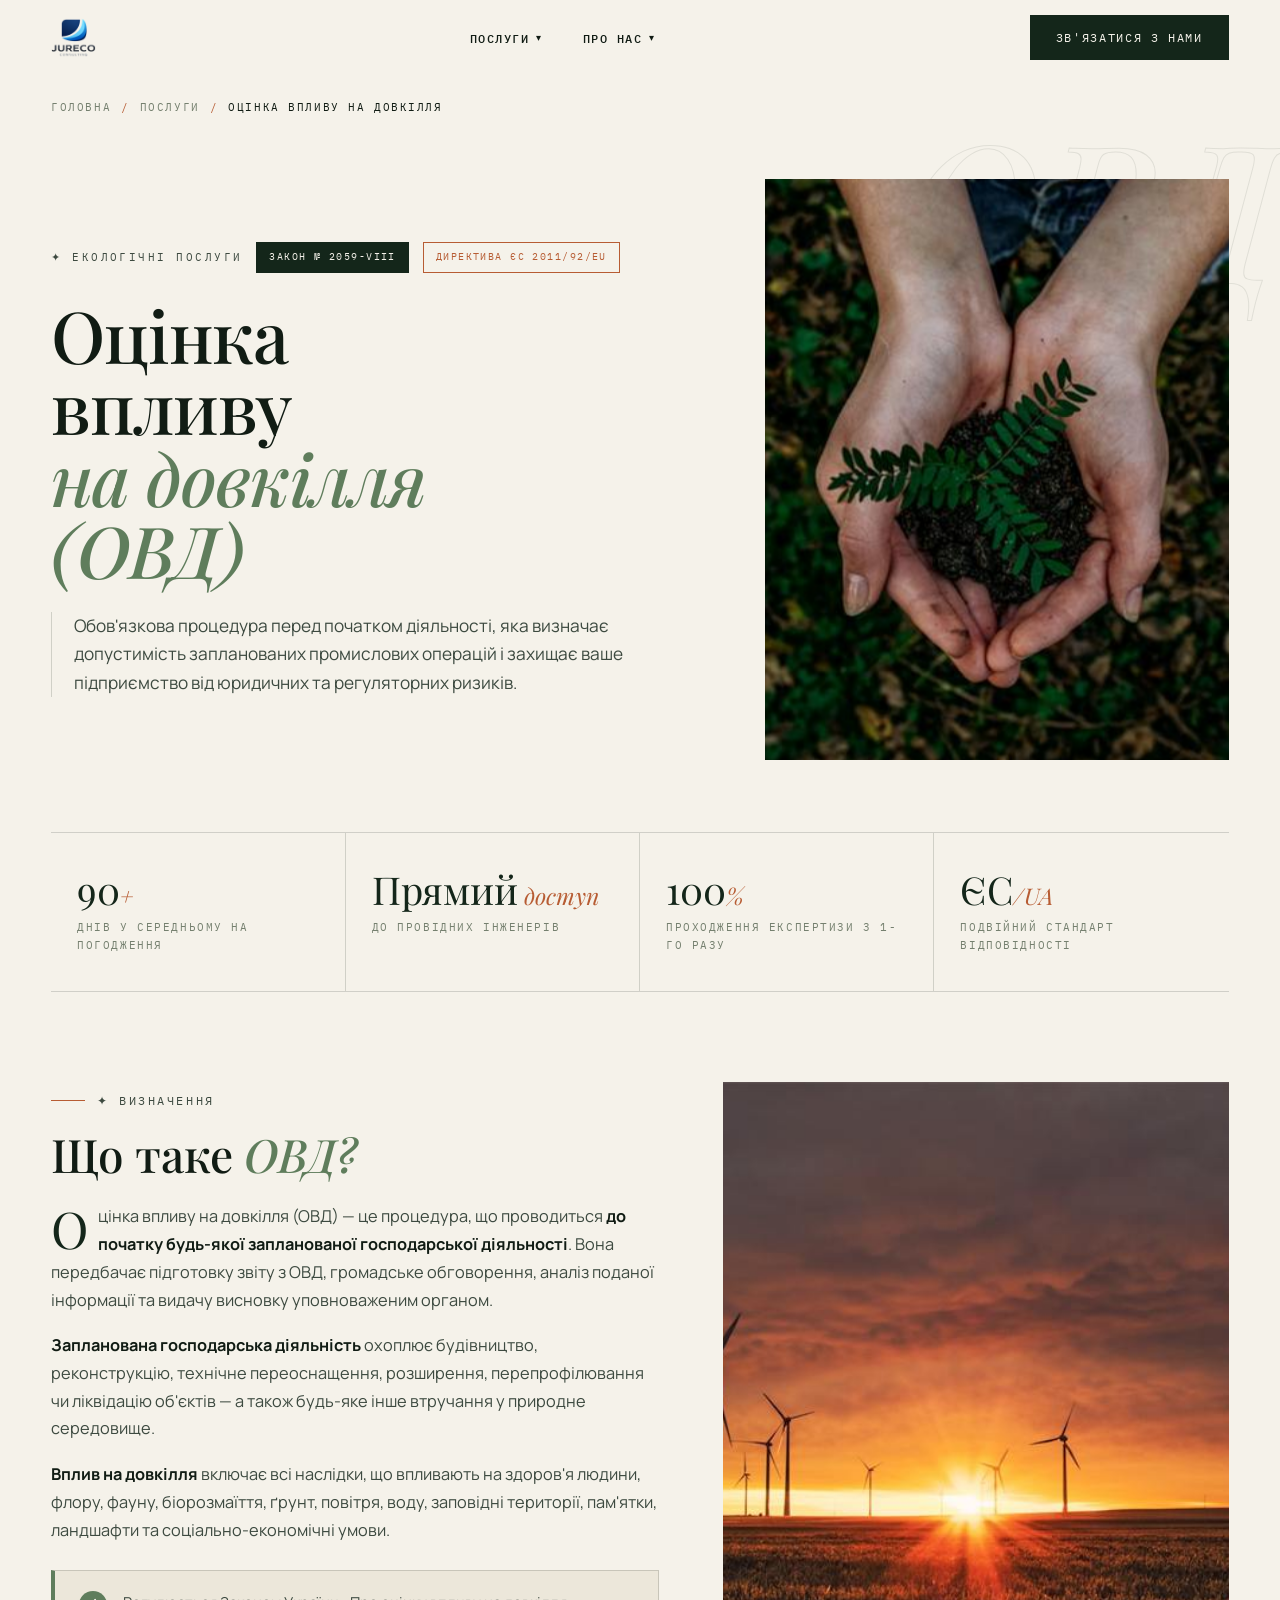
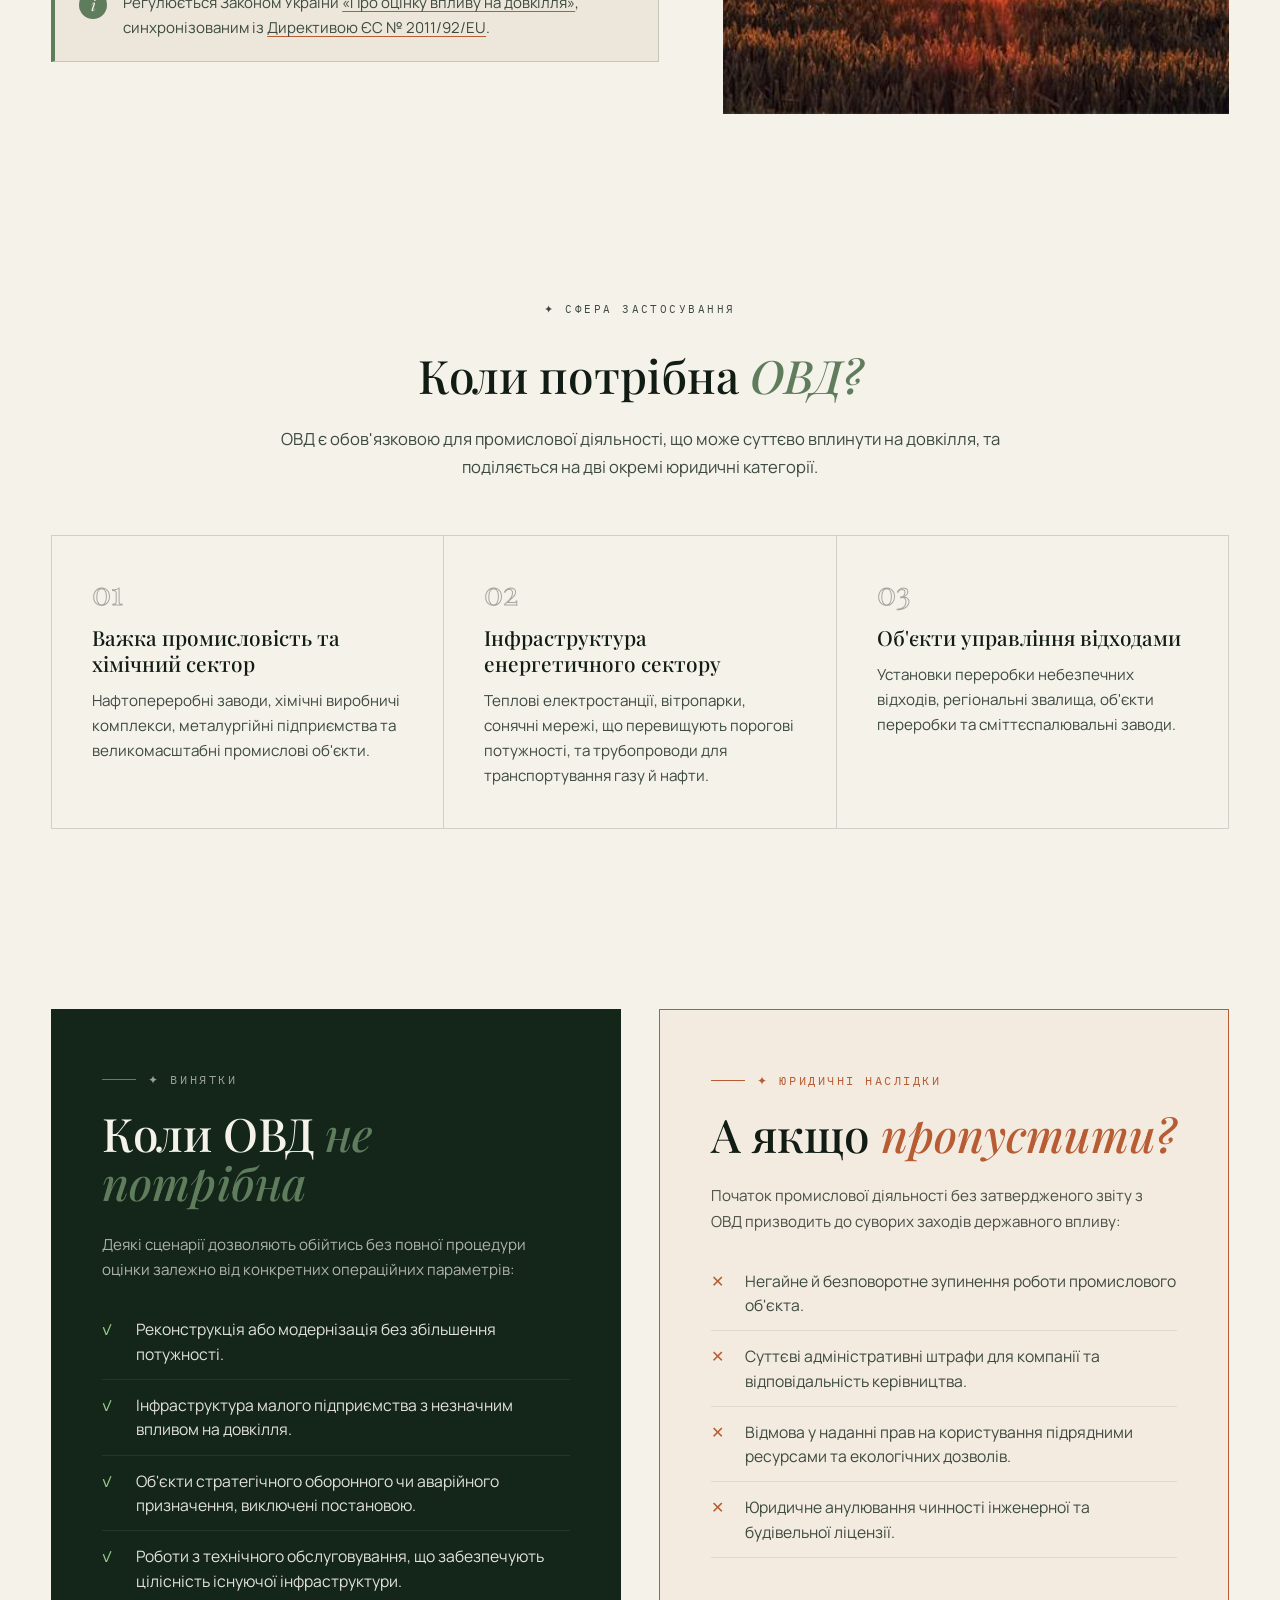
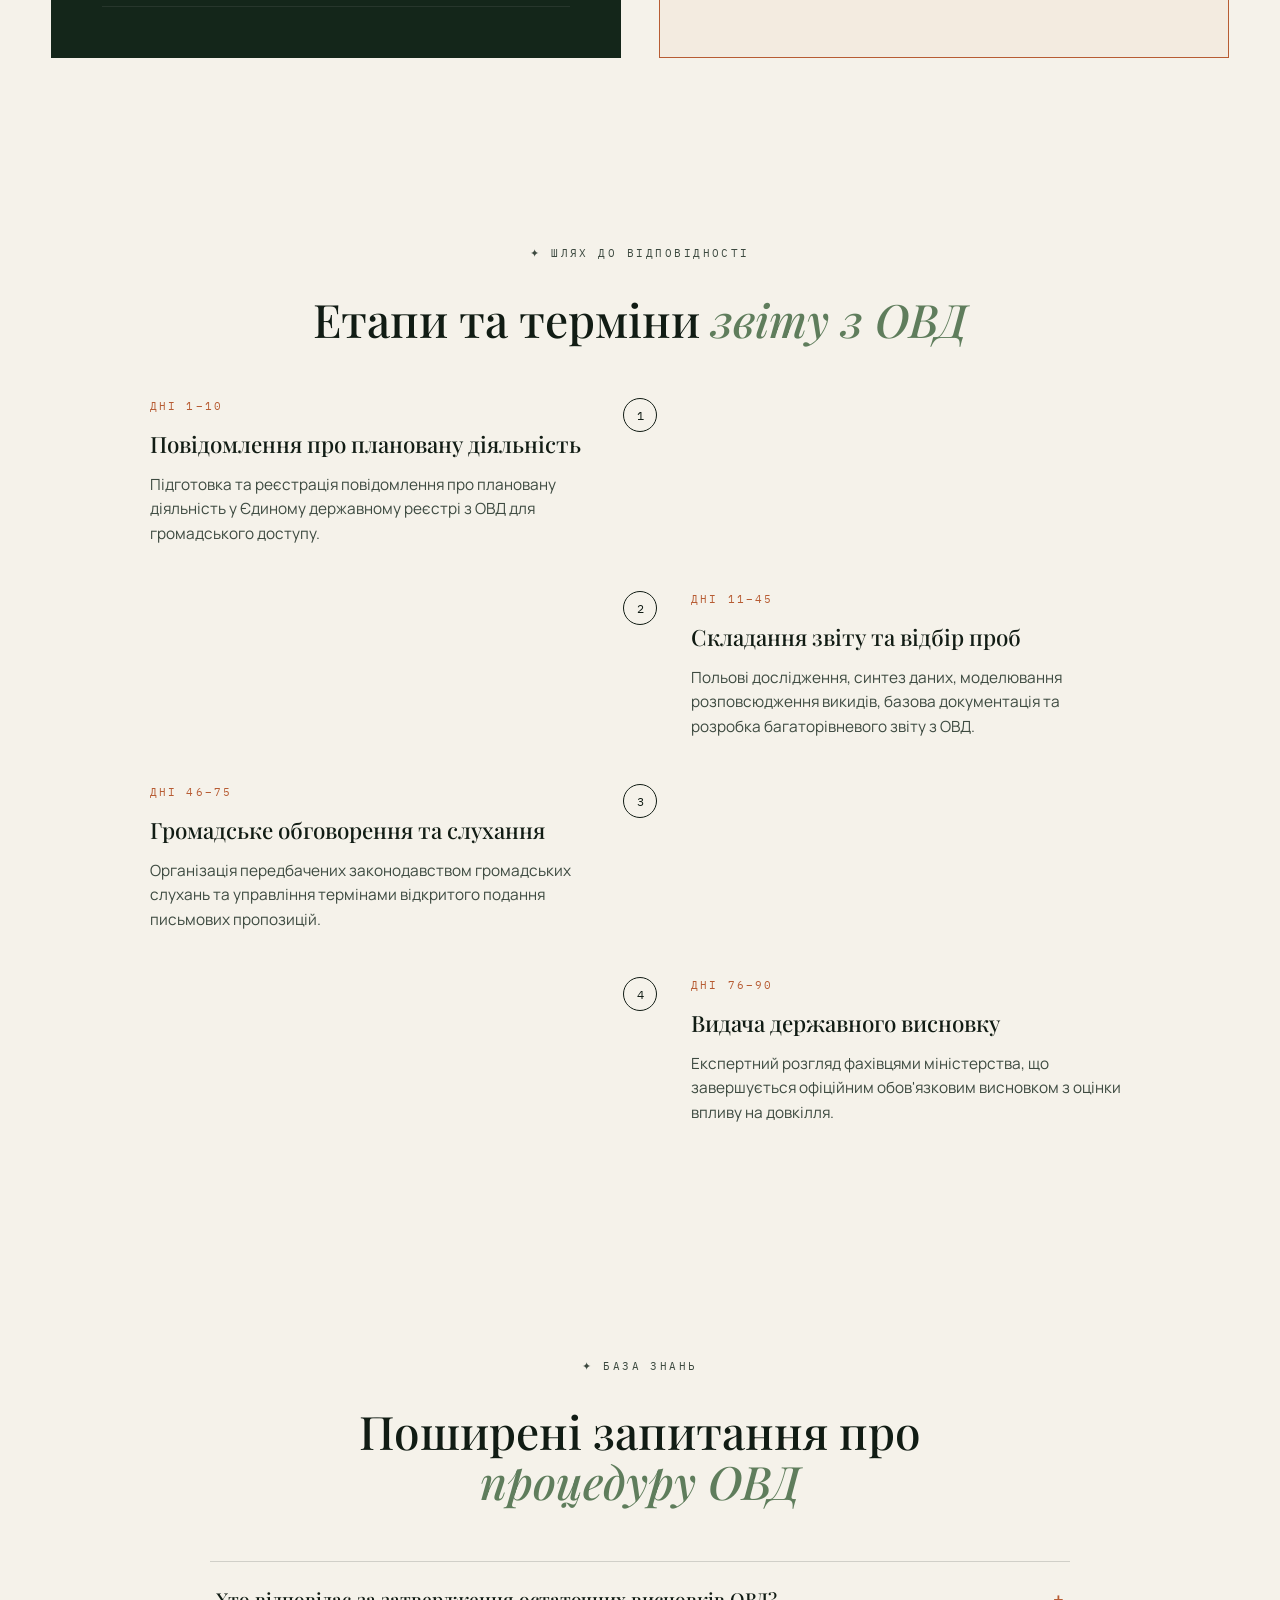
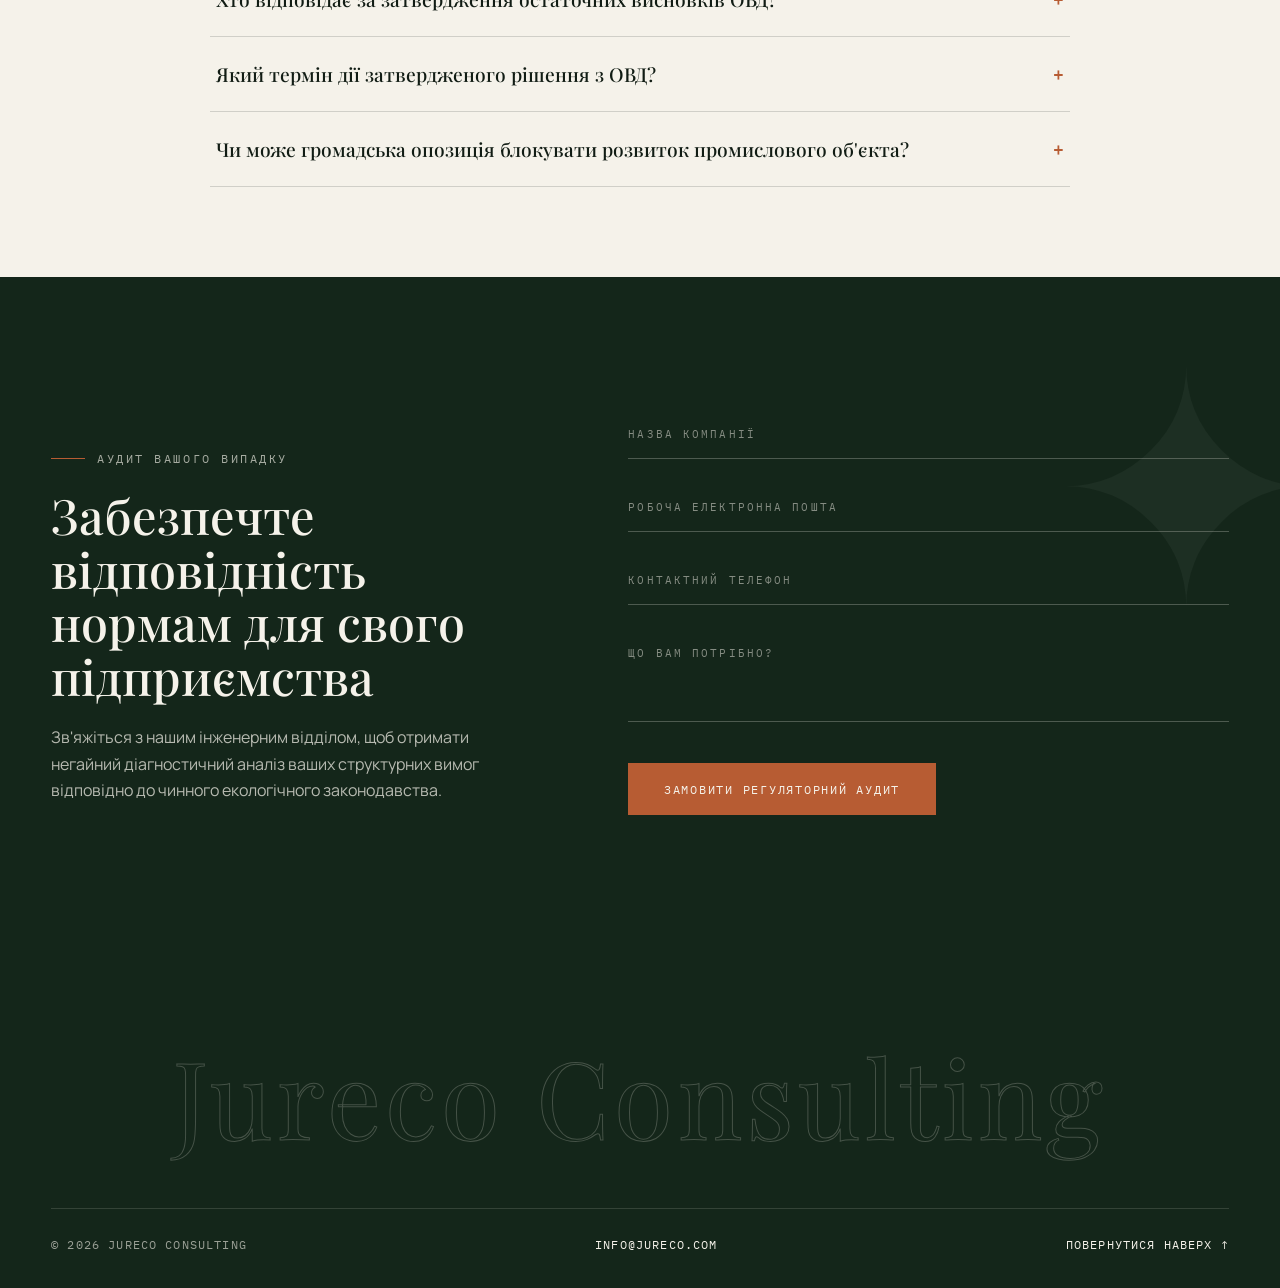
<file: eia.html>
<!DOCTYPE html>
<html lang="uk">
<head>
    <meta charset="UTF-8">
    <meta name="viewport" content="width=device-width, initial-scale=1.0">
    <title>Оцінка впливу на довкілля (ОВД) — Jureco Consulting</title>
    <meta name="description" content="Оцінка впливу на довкілля (ОВД) — обов'язкова процедура перед початком діяльності. Jureco Consulting супроводжує повний цикл: звіт, громадське обговорення та висновок.">
    <link rel="preconnect" href="https://fonts.googleapis.com">
    <link rel="preconnect" href="https://fonts.gstatic.com" crossorigin>
    <link href="https://fonts.googleapis.com/css2?family=Playfair+Display:ital,wght@0,400;0,500;0,600;1,400;1,500&family=Manrope:wght@400;500;700&family=IBM+Plex+Mono:wght@400;500&display=swap" rel="stylesheet">
    <script>document.documentElement.classList.add('js');</script>
    <link rel="stylesheet" href="home.css">
    <link rel="stylesheet" href="inner.css">
</head>
<body id="top">

<!-- HEADER -->
<header class="hd solid">
    <a href="index.html" class="hd-logo" aria-label="Jureco Consulting — головна">
        <img src="photos/logo-200.png" alt="Jureco Consulting" width="200" height="180">
    </a>

    <nav class="hd-nav" aria-label="Основна навігація">
        <div class="hd-item">
            <button class="hd-link" aria-haspopup="true">Послуги <span class="tick">&#9662;</span></button>
            <div class="hd-drop">
                <div class="hd-drop-label">Екологічні послуги</div>
                <div class="hd-drop-grid">
                    <a href="eia.html">
                        <span class="n">01</span>
                        <span><span class="t">ОВД — Оцінка впливу на довкілля</span><span class="s">Процедура та дозволи перед початком діяльності</span></span>
                    </a>
                    <a href="lap.html">
                        <span class="n">02</span>
                        <span><span class="t">ІЕД — Інтегрований екологічний дозвіл</span><span class="s">Відповідність Директиві ЄС 2010/75/EU</span></span>
                    </a>
                    <a href="sea.html">
                        <span class="n">03</span>
                        <span><span class="t">СЕО — Стратегічна екологічна оцінка</span><span class="s">Процедура для документів державного планування</span></span>
                    </a>
                    <a href="lwmp.html">
                        <span class="n">04</span>
                        <span><span class="t">МПУВ — Місцевий план управління відходами</span><span class="s">Планування на рівні громади</span></span>
                    </a>
                    <a href="mep.html">
                        <span class="n">05</span>
                        <span><span class="t">МЕП — Муніципальний енергетичний план</span><span class="s">Місцева енергоефективність та відновлювані джерела</span></span>
                    </a>
                    <a href="cds.html">
                        <span class="n">06</span>
                        <span><span class="t">СРГ — Стратегія розвитку громади</span><span class="s">Інтегрований план розвитку громади</span></span>
                    </a>
                </div>
            </div>
        </div>
        <div class="hd-item">
            <button class="hd-link" aria-haspopup="true">Про нас <span class="tick">&#9662;</span></button>
            <div class="hd-drop narrow">
                <div class="hd-drop-grid">
                    <a href="about.html#team">
                        <span class="n">a.</span>
                        <span><span class="t">Наша команда</span><span class="s">Інженери та юридичні експерти</span></span>
                    </a>
                    <a href="about.html#story">
                        <span class="n">b.</span>
                        <span><span class="t">Наша історія</span><span class="s">Засновано у 2026 році</span></span>
                    </a>
                    <a href="#">
                        <span class="n">c.</span>
                        <span><span class="t">Новини та аналітика</span><span class="s">Оновлення законодавства</span></span>
                    </a>
                </div>
            </div>
        </div>
    </nav>

    <a href="#contact" class="hd-cta"><span>Зв'язатися з нами</span></a>

    <button class="hd-burger" aria-label="Меню" aria-expanded="false">
        <span></span><span></span><span></span>
    </button>
</header>

<nav class="m-menu" aria-label="Мобільне меню">
    <span class="mm-ghost" aria-hidden="true">Jureco</span>
    <div class="mm-inner">
        <div class="mm-grp"><span>Екологічні послуги</span><span class="mm-cnt">( 06 )</span></div>
        <a href="eia.html" class="mm-link"><span class="mm-n">01</span><span class="mm-t">ОВД — Оцінка впливу на довкілля</span><span class="mm-a" aria-hidden="true">↗</span></a>
        <a href="lap.html" class="mm-link"><span class="mm-n">02</span><span class="mm-t">ІЕД — Інтегрований екологічний дозвіл</span><span class="mm-a" aria-hidden="true">↗</span></a>
        <a href="sea.html" class="mm-link"><span class="mm-n">03</span><span class="mm-t">СЕО — Стратегічна екологічна оцінка</span><span class="mm-a" aria-hidden="true">↗</span></a>
        <a href="lwmp.html" class="mm-link"><span class="mm-n">04</span><span class="mm-t">МПУВ — Місцевий план управління відходами</span><span class="mm-a" aria-hidden="true">↗</span></a>
        <a href="mep.html" class="mm-link"><span class="mm-n">05</span><span class="mm-t">МЕП — Муніципальний енергетичний план</span><span class="mm-a" aria-hidden="true">↗</span></a>
        <a href="cds.html" class="mm-link"><span class="mm-n">06</span><span class="mm-t">СРГ — Стратегія розвитку громади</span><span class="mm-a" aria-hidden="true">↗</span></a>

        <div class="mm-grp"><span>Про нас</span></div>
        <a href="about.html#team" class="mm-link"><span class="mm-n">a.</span><span class="mm-t">Наша команда</span><span class="mm-a" aria-hidden="true">↗</span></a>
        <a href="about.html#story" class="mm-link"><span class="mm-n">b.</span><span class="mm-t">Наша історія</span><span class="mm-a" aria-hidden="true">↗</span></a>
        <a href="#" class="mm-link"><span class="mm-n">c.</span><span class="mm-t">Новини та аналітика</span><span class="mm-a" aria-hidden="true">↗</span></a>

        <a href="#contact" class="mm-cta"><span>Зв'язатися з нами</span></a>

        <div class="mm-foot">
            <a href="mailto:info@jureco.com">info@jureco.com</a>
            <span>© 2026 Jureco Consulting</span>
        </div>
    </div>
</nav>

<!-- BREADCRUMB -->
<nav class="breadcrumb-bar">
    <div class="breadcrumbs">
        <a href="index.html">Головна</a>
        <span class="bc-sep">/</span>
        <a href="index.html">Послуги</a>
        <span class="bc-sep">/</span>
        <span class="bc-current">Оцінка впливу на довкілля</span>
    </div>
</nav>

<!-- PAGE HERO -->
<section class="eia-hero fade-up">
    <div class="hero-text">
        <div class="hero-tag-row">
            <span class="tag-mono">✦ Екологічні послуги</span>
            <a class="pill pill-eu" href="https://zakon.rada.gov.ua/laws/show/2059-19" target="_blank" rel="noopener">Закон № 2059-VIII</a>
            <a class="pill pill-new" href="https://eur-lex.europa.eu/legal-content/EN/TXT/?uri=CELEX:32011L0092" target="_blank" rel="noopener">Директива ЄС 2011/92/EU</a>
        </div>
        <h1 class="hero-h1">
            Оцінка<br>впливу<br>
            <span class="accent">на довкілля<br>(ОВД)</span>
        </h1>
        <p class="hero-para">Обов'язкова процедура перед початком діяльності, яка визначає допустимість запланованих промислових операцій і захищає ваше підприємство від юридичних та регуляторних ризиків.</p>
    </div>
    <div class="hero-img-frame">
        <img src="photos/u1542601906990.jpg" srcset="photos/u1542601906990-800.jpg 800w, photos/u1542601906990.jpg 1200w" sizes="(max-width: 1024px) 92vw, 46vw" alt="Вид з повітря на межу лісу та водойми" width="1200" height="687" fetchpriority="high" decoding="async">
    </div>
</section>

<!-- STATS BAR -->
<div class="stats-row fade-up">
    <div class="stat-cell">
        <div class="stat-num">90<span>+</span></div>
        <div class="stat-label">Днів у середньому на погодження</div>
    </div>
    <div class="stat-cell">
        <div class="stat-num">Прямий<span> доступ</span></div>
        <div class="stat-label">До провідних інженерів</div>
    </div>
    <div class="stat-cell">
        <div class="stat-num">100<span>%</span></div>
        <div class="stat-label">Проходження експертизи з 1-го разу</div>
    </div>
    <div class="stat-cell">
        <div class="stat-num">ЄС<span>/UA</span></div>
        <div class="stat-label">Подвійний стандарт відповідності</div>
    </div>
</div>

<!-- DEFINITION -->
<section class="definition-block fade-up">
    <div>
        <div class="section-eyebrow">✦ Визначення</div>
        <h2 class="block-title">Що таке <span class="accent">ОВД?</span></h2>
        <div class="rich-body">
            <p>Оцінка впливу на довкілля (ОВД) — це процедура, що проводиться <strong>до початку будь-якої запланованої господарської діяльності</strong>. Вона передбачає підготовку звіту з ОВД, громадське обговорення, аналіз поданої інформації та видачу висновку уповноваженим органом.</p>
            <p><strong>Запланована господарська діяльність</strong> охоплює будівництво, реконструкцію, технічне переоснащення, розширення, перепрофілювання чи ліквідацію об'єктів — а також будь-яке інше втручання у природне середовище.</p>
            <p><strong>Вплив на довкілля</strong> включає всі наслідки, що впливають на здоров'я людини, флору, фауну, біорозмаїття, ґрунт, повітря, воду, заповідні території, пам'ятки, ландшафти та соціально-економічні умови.</p>
        </div>
        <div class="law-box">
            <div class="law-icon">i</div>
            <p>Регулюється Законом України <a class="law-a" href="https://zakon.rada.gov.ua/laws/show/2059-19" target="_blank" rel="noopener">«Про оцінку впливу на довкілля»</a>, синхронізованим із <a class="law-a" href="https://eur-lex.europa.eu/legal-content/EN/TXT/?uri=CELEX:32011L0092" target="_blank" rel="noopener">Директивою ЄС № 2011/92/EU</a>.</p>
        </div>
    </div>
    <div>
        <div class="img-bordered">
            <img src="photos/u1466611653911.jpg" srcset="photos/u1466611653911-800.jpg 800w, photos/u1466611653911.jpg 1200w" sizes="(max-width: 1024px) 92vw, 46vw" alt="Екологічне обстеження об'єктів вітроенергетики" width="1200" height="800" loading="lazy" decoding="async">
        </div>
    </div>
</section>

<!-- SCOPE -->
<section class="scope-block fade-up">
    <div class="center-head">
        <div class="tag-mono" style="margin:0 auto 18px;">✦ Сфера застосування</div>
        <h2 class="block-title">Коли потрібна <span class="accent">ОВД?</span></h2>
        <p class="section-sub">ОВД є обов'язковою для промислової діяльності, що може суттєво вплинути на довкілля, та поділяється на дві окремі юридичні категорії.</p>
    </div>
    <div class="three-grid">
        <div class="scope-card">
            <span class="card-num">01</span>
            <h3>Важка промисловість та хімічний сектор</h3>
            <p>Нафтопереробні заводи, хімічні виробничі комплекси, металургійні підприємства та великомасштабні промислові об'єкти.</p>
        </div>
        <div class="scope-card">
            <span class="card-num">02</span>
            <h3>Інфраструктура енергетичного сектору</h3>
            <p>Теплові електростанції, вітропарки, сонячні мережі, що перевищують порогові потужності, та трубопроводи для транспортування газу й нафти.</p>
        </div>
        <div class="scope-card">
            <span class="card-num">03</span>
            <h3>Об'єкти управління відходами</h3>
            <p>Установки переробки небезпечних відходів, регіональні звалища, об'єкти переробки та сміттєспалювальні заводи.</p>
        </div>
    </div>
</section>

<!-- MATRIX: EXCEPTIONS vs CONSEQUENCES -->
<section class="matrix-block fade-up">
    <div class="two-col">
        <div class="matrix-panel panel-dark">
            <div class="section-eyebrow">✦ Винятки</div>
            <h2 class="block-title">Коли ОВД <span class="accent">не потрібна</span></h2>
            <p class="panel-desc">Деякі сценарії дозволяють обійтись без повної процедури оцінки залежно від конкретних операційних параметрів:</p>
            <ul class="check-list">
                <li>Реконструкція або модернізація без збільшення потужності.</li>
                <li>Інфраструктура малого підприємства з незначним впливом на довкілля.</li>
                <li>Об'єкти стратегічного оборонного чи аварійного призначення, виключені постановою.</li>
                <li>Роботи з технічного обслуговування, що забезпечують цілісність існуючої інфраструктури.</li>
            </ul>
        </div>
        <div class="matrix-panel panel-danger">
            <div class="eyebrow-danger">✦ Юридичні наслідки</div>
            <h2 class="block-title">А якщо <span class="text-danger">пропустити?</span></h2>
            <p class="panel-desc">Початок промислової діяльності без затвердженого звіту з ОВД призводить до суворих заходів державного впливу:</p>
            <ul class="cross-list">
                <li>Негайне й безповоротне зупинення роботи промислового об'єкта.</li>
                <li>Суттєві адміністративні штрафи для компанії та відповідальність керівництва.</li>
                <li>Відмова у наданні прав на користування підрядними ресурсами та екологічних дозволів.</li>
                <li>Юридичне анулювання чинності інженерної та будівельної ліцензії.</li>
            </ul>
        </div>
    </div>
</section>

<!-- TIMELINE -->
<section class="timeline-block fade-up">
    <div class="center-head">
        <div class="tag-mono" style="margin:0 auto 18px;">✦ Шлях до відповідності</div>
        <h2 class="block-title">Етапи та терміни <span class="accent">звіту з ОВД</span></h2>
    </div>
    <div class="timeline-wrap">
        <div class="timeline-axis"></div>

        <div class="tl-row">
            <div class="tl-dot">1</div>
            <div class="tl-box">
                <span class="tl-period">Дні 1–10</span>
                <h3>Повідомлення про плановану діяльність</h3>
                <p>Підготовка та реєстрація повідомлення про плановану діяльність у Єдиному державному реєстрі з ОВД для громадського доступу.</p>
            </div>
        </div>

        <div class="tl-row right">
            <div class="tl-dot">2</div>
            <div class="tl-box">
                <span class="tl-period">Дні 11–45</span>
                <h3>Складання звіту та відбір проб</h3>
                <p>Польові дослідження, синтез даних, моделювання розповсюдження викидів, базова документація та розробка багаторівневого звіту з ОВД.</p>
            </div>
        </div>

        <div class="tl-row">
            <div class="tl-dot">3</div>
            <div class="tl-box">
                <span class="tl-period">Дні 46–75</span>
                <h3>Громадське обговорення та слухання</h3>
                <p>Організація передбачених законодавством громадських слухань та управління термінами відкритого подання письмових пропозицій.</p>
            </div>
        </div>

        <div class="tl-row right">
            <div class="tl-dot">4</div>
            <div class="tl-box">
                <span class="tl-period">Дні 76–90</span>
                <h3>Видача державного висновку</h3>
                <p>Експертний розгляд фахівцями міністерства, що завершується офіційним обов'язковим висновком з оцінки впливу на довкілля.</p>
            </div>
        </div>
    </div>
</section>

<!-- FAQ -->
<section class="faq-block fade-up">
    <div class="center-head">
        <div class="tag-mono" style="margin:0 auto 18px;">✦ База знань</div>
        <h2 class="block-title">Поширені запитання про <span class="accent">процедуру ОВД</span></h2>
    </div>
    <div class="accordion-wrap">
        <div class="accordion-item">
            <button class="accordion-btn">
                <span>Хто відповідає за затвердження остаточних висновків ОВД?</span>
                <span class="acc-icon">+</span>
            </button>
            <div class="accordion-panel">
                <p>Остаточні оцінки та офіційні обов'язкові висновки складаються та видаються Міністерством захисту довкілля та природних ресурсів України або відповідними обласними екологічними департаментами залежно від класифікаційного рівня об'єкта.</p>
            </div>
        </div>
        <div class="accordion-item">
            <button class="accordion-btn">
                <span>Який термін дії затвердженого рішення з ОВД?</span>
                <span class="acc-icon">+</span>
            </button>
            <div class="accordion-panel">
                <p>Висновок є чинним протягом усього строку відповідної запланованої діяльності, за умови що операційні показники, конфігурація обладнання та граничні потужності не відхиляються від параметрів, визначених у затвердженому звіті.</p>
            </div>
        </div>
        <div class="accordion-item">
            <button class="accordion-btn">
                <span>Чи може громадська опозиція блокувати розвиток промислового об'єкта?</span>
                <span class="acc-icon">+</span>
            </button>
            <div class="accordion-panel">
                <p>Громадські пропозиції за законом мають бути розглянуті та враховані у протоколі розгляду. Хоча вони надають важливі вхідні дані, остаточне рішення залежить від повної відповідності екологічним вимогам, підтвердженої аналітичними даними.</p>
            </div>
        </div>
    </div>
</section>

<!-- CTA FORM -->
<!-- CTA FORM -->
<section id="contact" class="audit">
    <div class="audit-grid">
        <div class="audit-copy">
            <span class="eyebrow r-up">Аудит вашого випадку</span>
            <h2 class="r-up">Забезпечте відповідність нормам для свого підприємства</h2>
            <p class="audit-lead r-up">Зв'яжіться з нашим інженерним відділом, щоб отримати негайний діагностичний аналіз ваших структурних вимог відповідно до чинного екологічного законодавства.</p>
        </div>

        <form id="cta-audit-form" class="audit-form r-up" action="https://formspree.io/f/mqevwaqk" method="POST">
            <div class="field">
                <label for="f-company">Назва компанії</label>
                <input id="f-company" type="text" name="company" autocomplete="organization" required>
            </div>
            <div class="field">
                <label for="f-email">Робоча електронна пошта</label>
                <input id="f-email" type="email" name="email" autocomplete="email" required>
            </div>
            <div class="field">
                <label for="f-phone">Контактний телефон</label>
                <input id="f-phone" type="tel" name="phone" autocomplete="tel" required>
            </div>
            <div class="field">
                <label for="f-message">Що вам потрібно?</label>
                <textarea id="f-message" name="message" rows="3" required></textarea>
            </div>
            <input type="hidden" name="_subject" value="Нова заявка на регуляторний аудит (ОВД) — JURECO">
            <button type="submit" class="btn-main btn-submit"><span class="lbl">Замовити регуляторний аудит</span></button>
            <p class="form-status" aria-live="polite"></p>
        </form>
    </div>
</section>

<!-- FOOTER -->
<footer class="foot">
    <div class="foot-word" aria-hidden="true">Jureco Consulting</div>
    <div class="foot-row">
        <span>&#169; 2026 Jureco Consulting</span>
        <a href="mailto:info@jureco.com">info@jureco.com</a>
        <a href="#top">Повернутися наверх &#8593;</a>
    </div>
</footer>

<script src="home.js"></script>
<script src="inner.js"></script>
<script src="form-handler.js"></script>
</body>
</html>
</file>
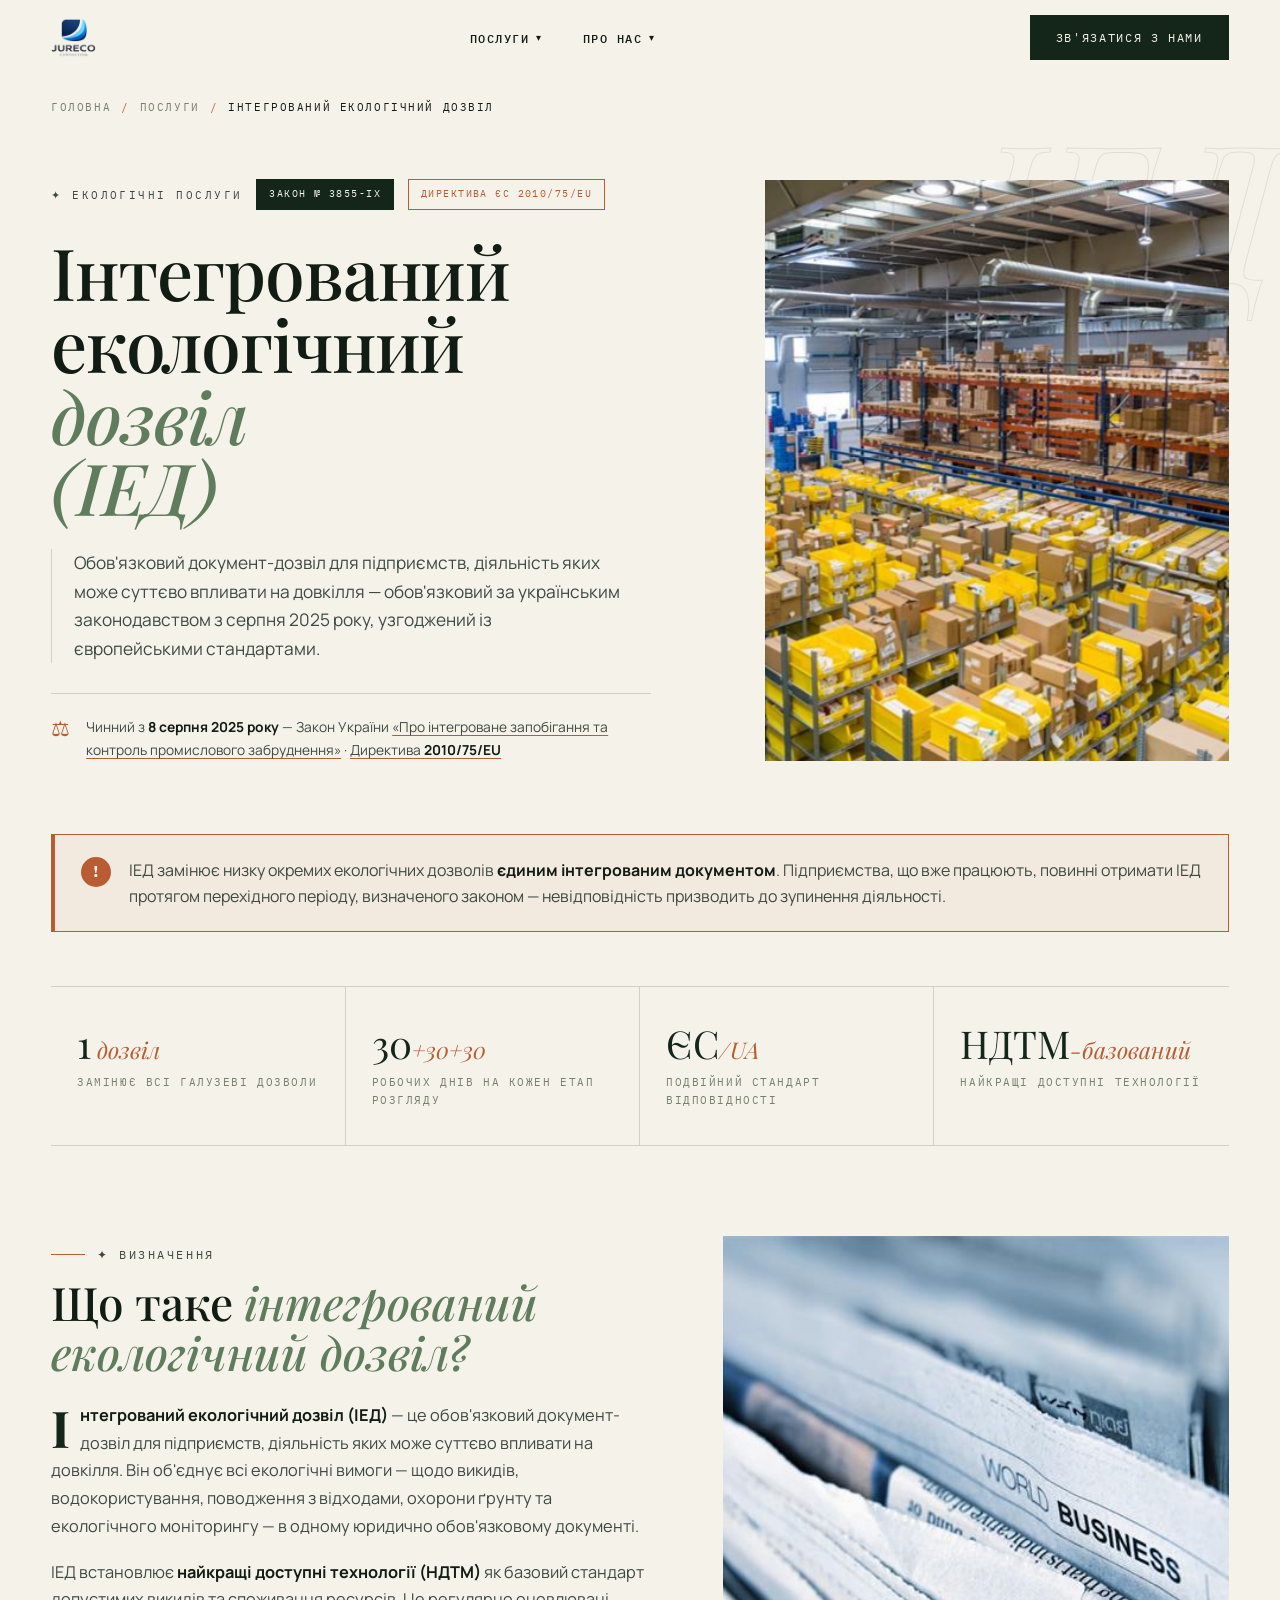
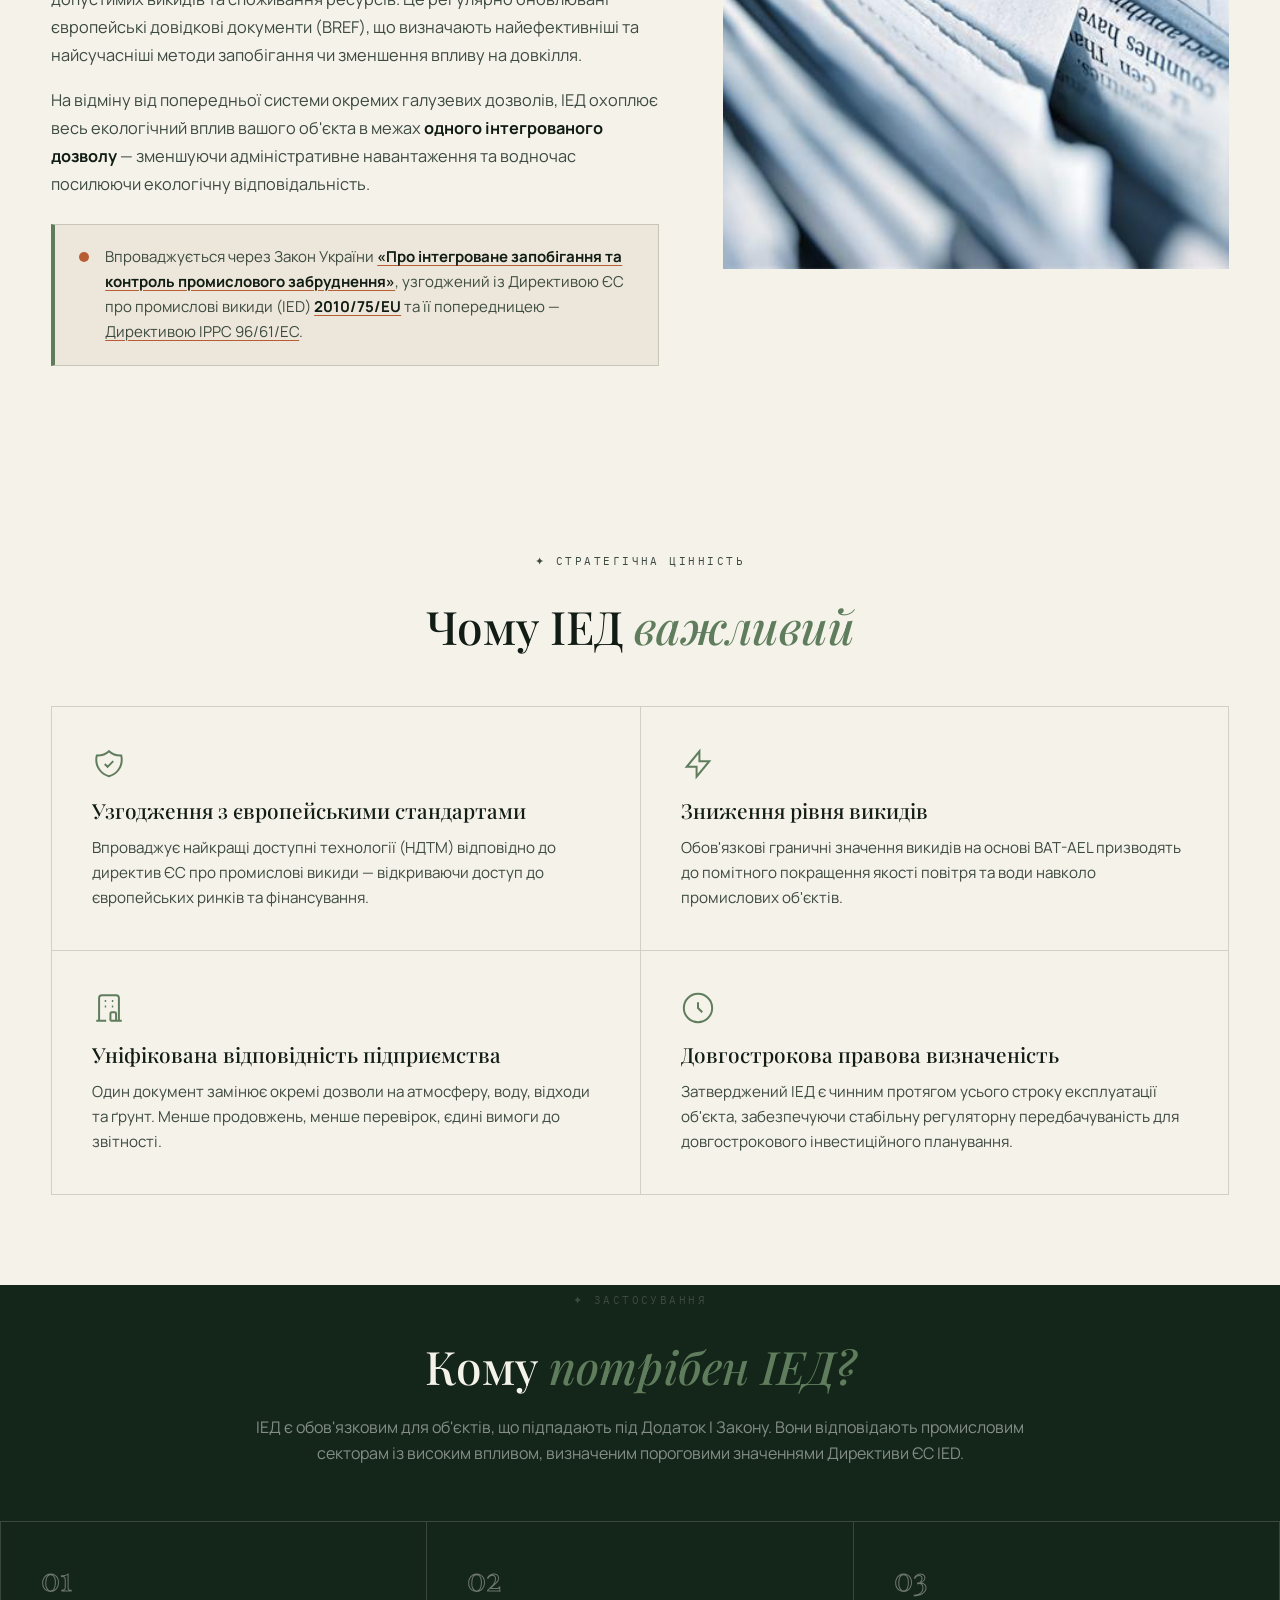
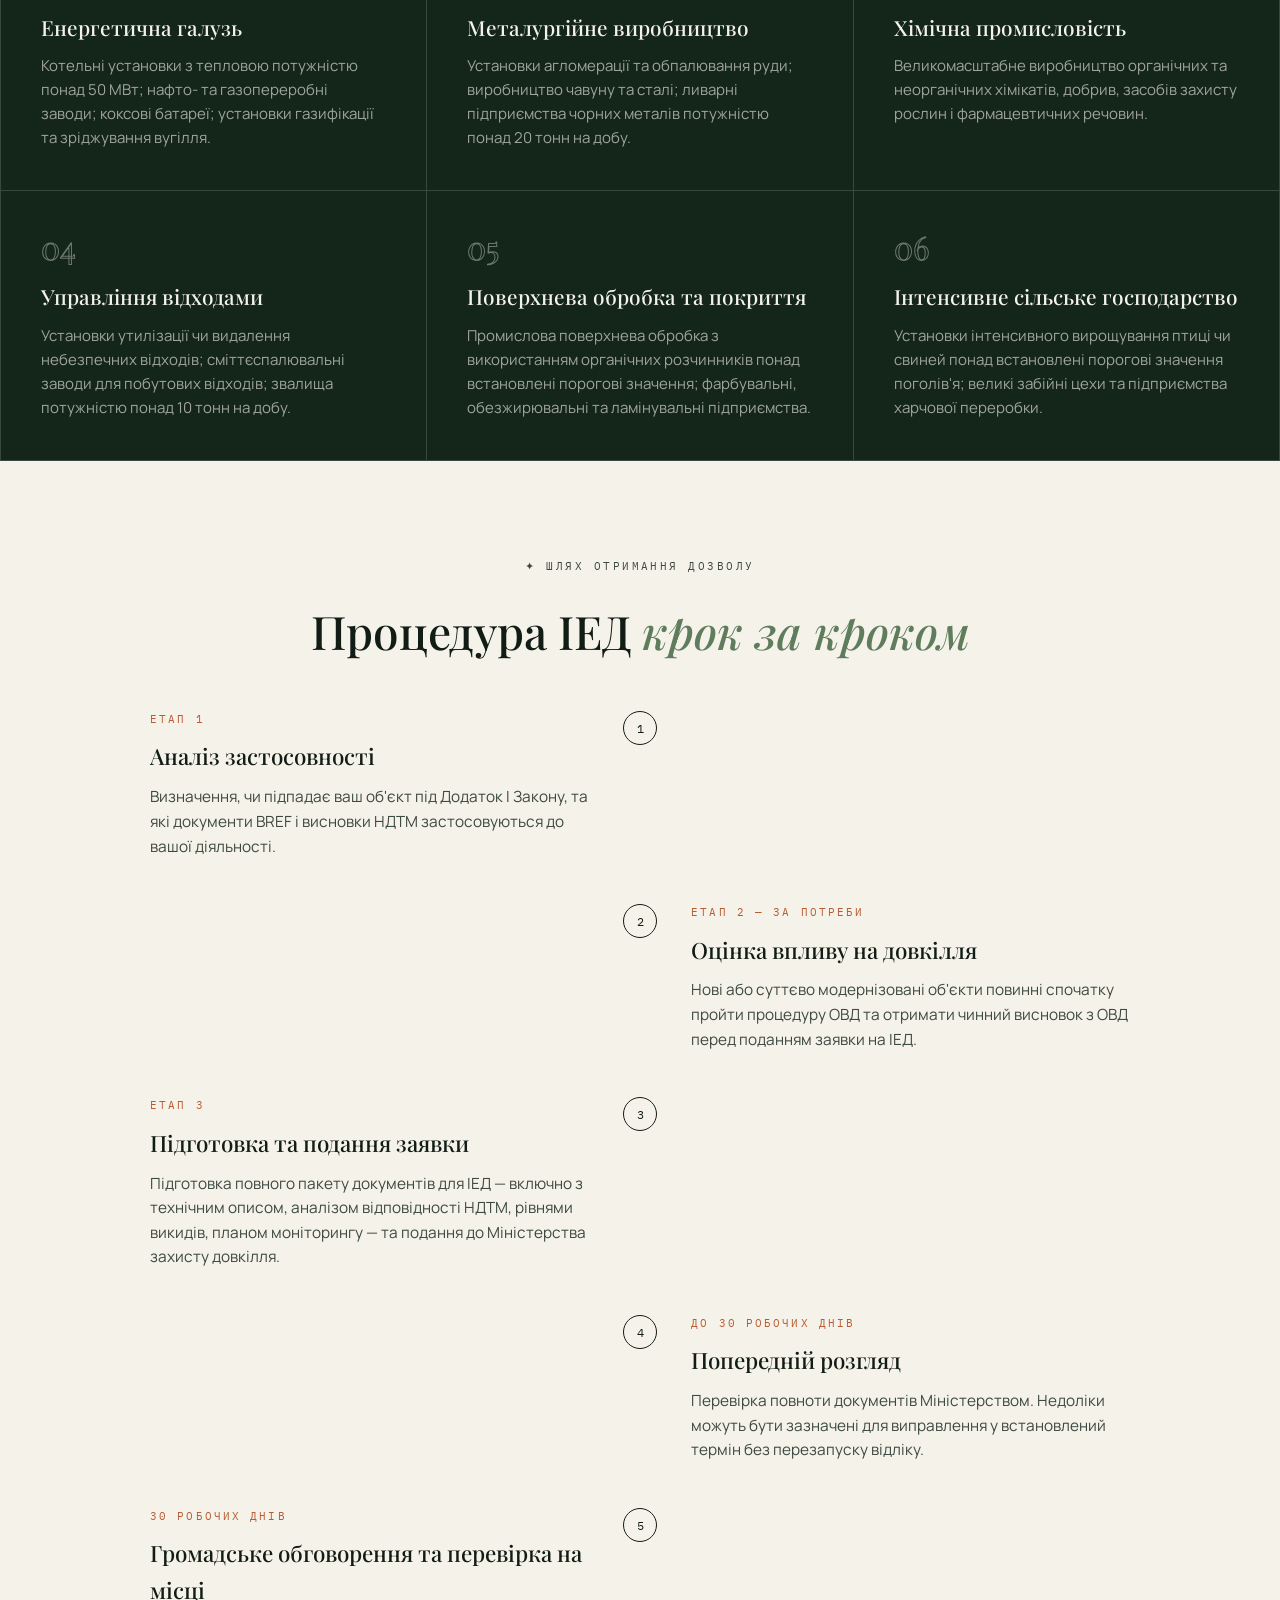
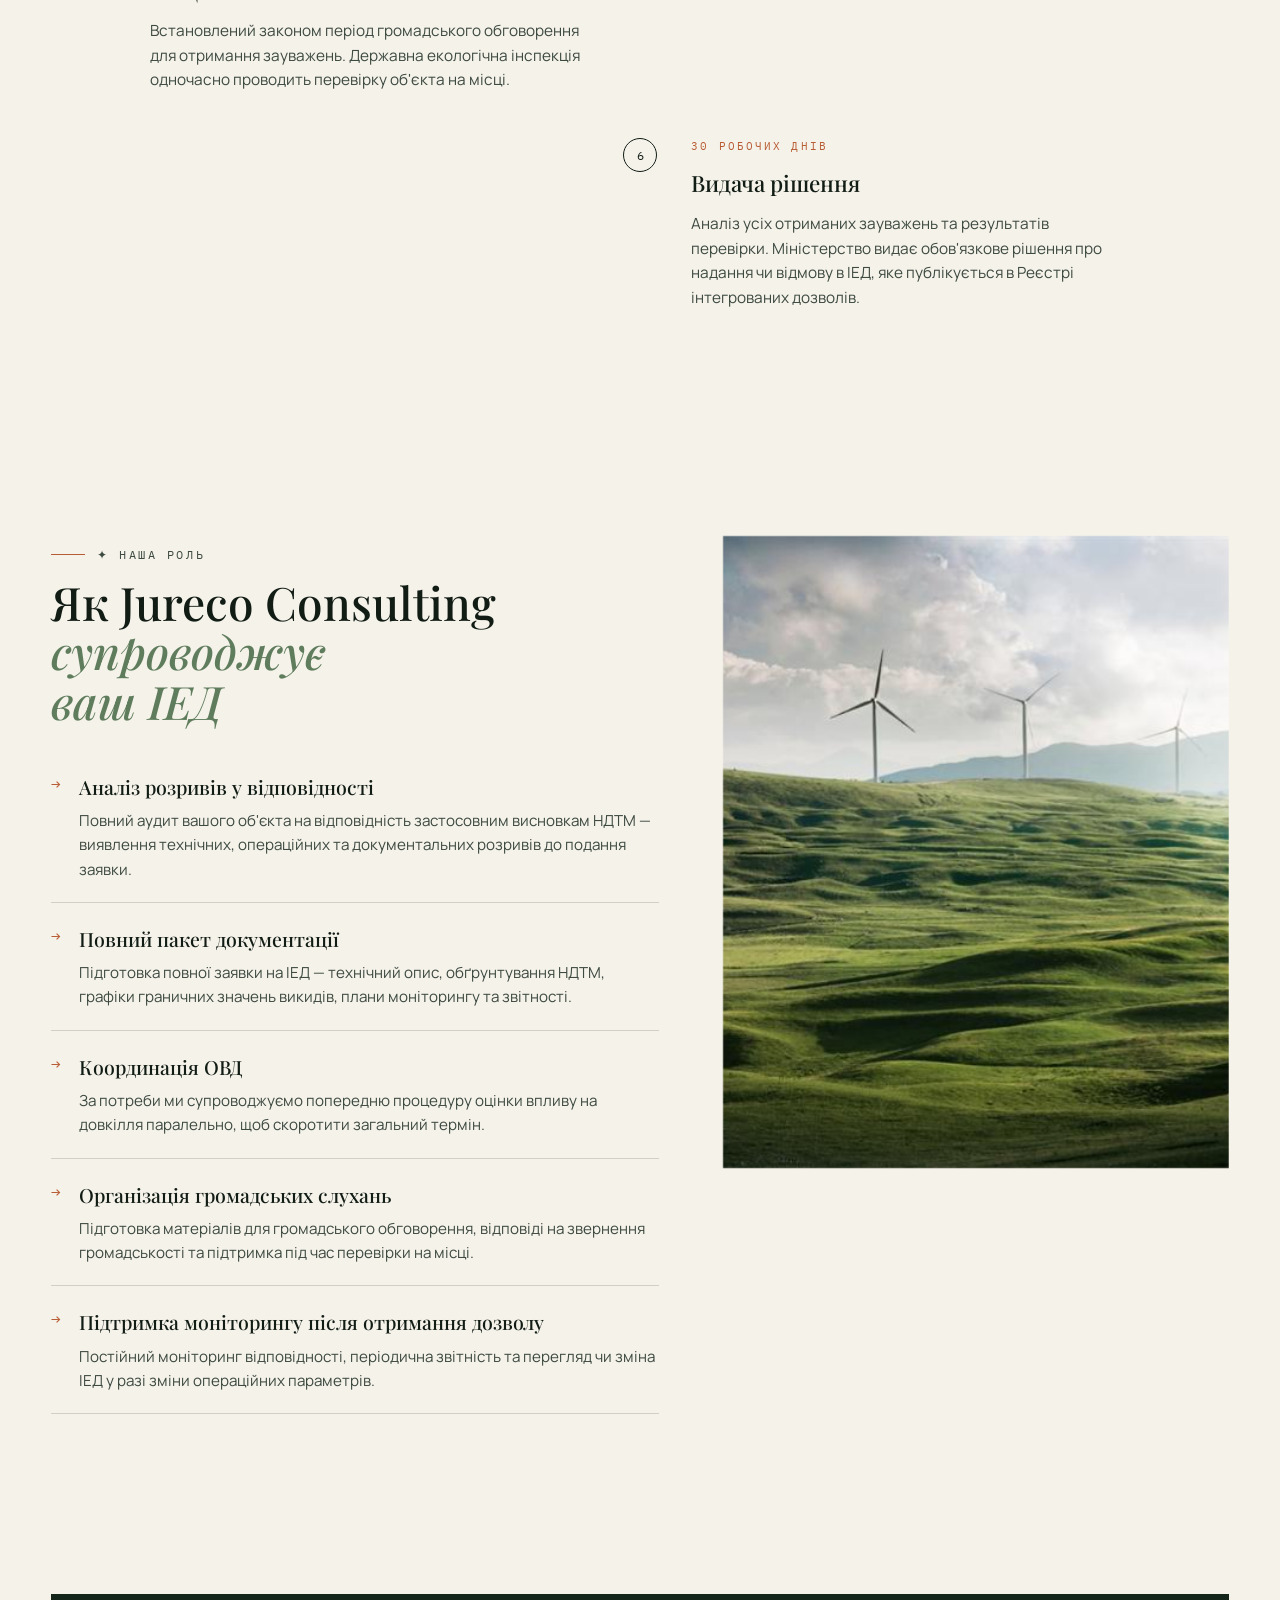
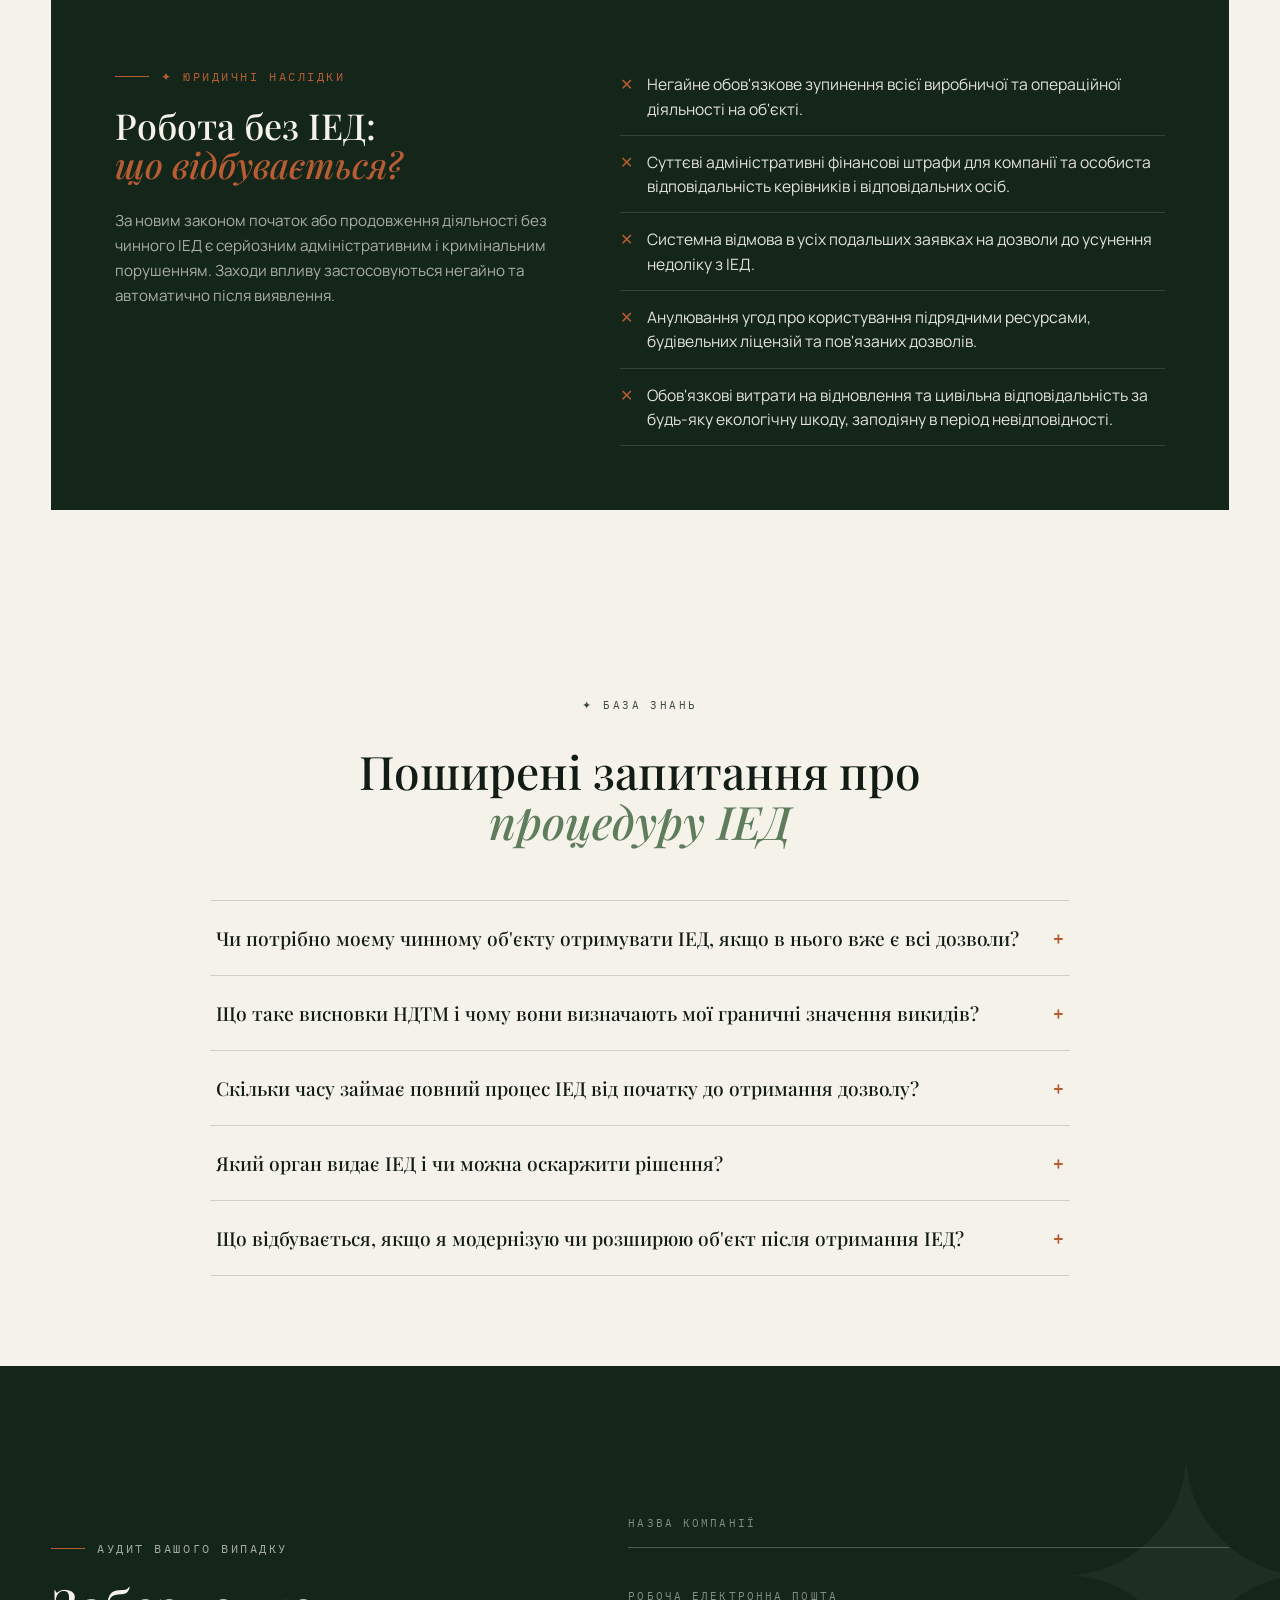
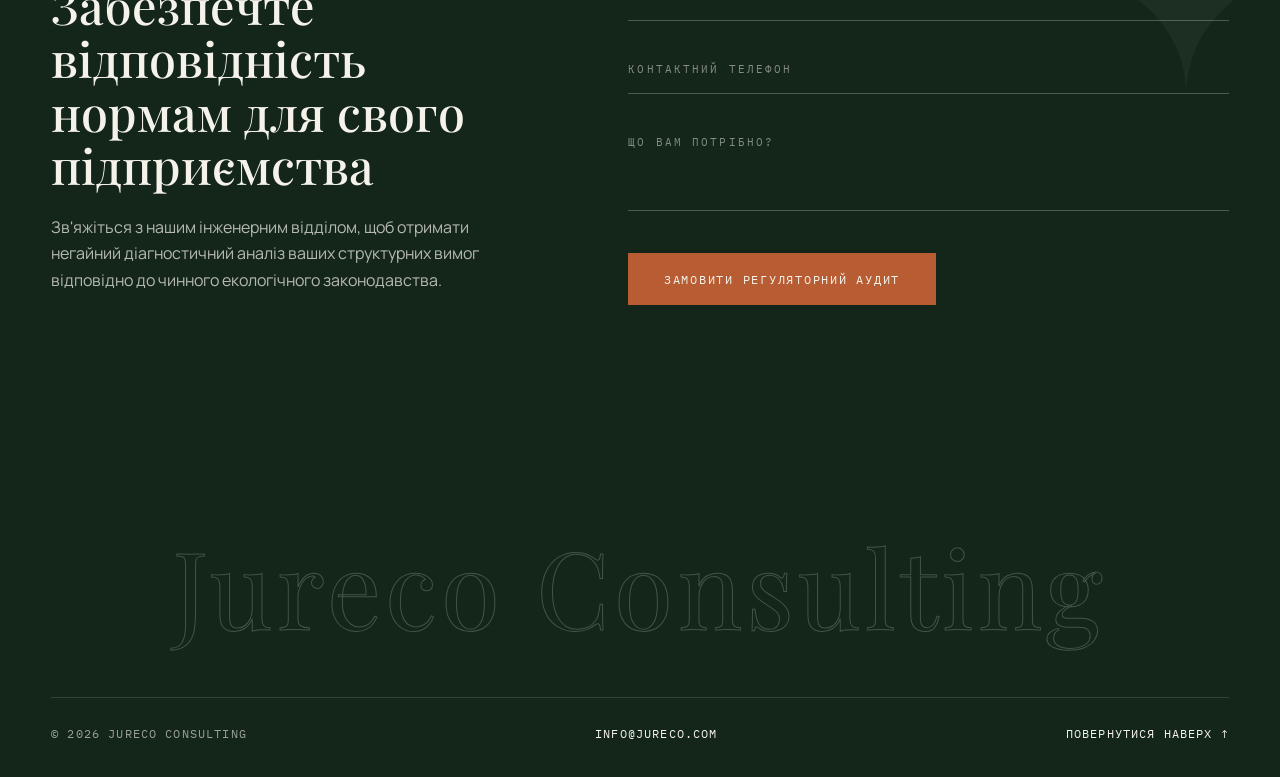
<file: lap.html>
<!DOCTYPE html>
<html lang="uk">
<head>
    <meta charset="UTF-8">
    <meta name="viewport" content="width=device-width, initial-scale=1.0">
    <title>Інтегрований екологічний дозвіл (ІЕД) — Jureco Consulting</title>
    <meta name="description" content="Інтегрований екологічний дозвіл (ІЕД) за Законом № 3855-IX та Директивою ЄС 2010/75/EU. Jureco Consulting готує повний пакет документів і супроводжує погодження.">
    <link rel="preconnect" href="https://fonts.googleapis.com">
    <link rel="preconnect" href="https://fonts.gstatic.com" crossorigin>
    <link href="https://fonts.googleapis.com/css2?family=Playfair+Display:ital,wght@0,400;0,500;0,600;1,400;1,500&family=Manrope:wght@400;500;700&family=IBM+Plex+Mono:wght@400;500&display=swap" rel="stylesheet">
    <script>document.documentElement.classList.add('js');</script>
    <link rel="stylesheet" href="home.css">
    <link rel="stylesheet" href="inner.css">
</head>
<body id="top">

<!-- HEADER -->
<header class="hd solid">
    <a href="index.html" class="hd-logo" aria-label="Jureco Consulting — головна">
        <img src="photos/logo-200.png" alt="Jureco Consulting" width="200" height="180">
    </a>

    <nav class="hd-nav" aria-label="Основна навігація">
        <div class="hd-item">
            <button class="hd-link" aria-haspopup="true">Послуги <span class="tick">&#9662;</span></button>
            <div class="hd-drop">
                <div class="hd-drop-label">Екологічні послуги</div>
                <div class="hd-drop-grid">
                    <a href="eia.html">
                        <span class="n">01</span>
                        <span><span class="t">ОВД — Оцінка впливу на довкілля</span><span class="s">Процедура та дозволи перед початком діяльності</span></span>
                    </a>
                    <a href="lap.html">
                        <span class="n">02</span>
                        <span><span class="t">ІЕД — Інтегрований екологічний дозвіл</span><span class="s">Відповідність Директиві ЄС 2010/75/EU</span></span>
                    </a>
                    <a href="sea.html">
                        <span class="n">03</span>
                        <span><span class="t">СЕО — Стратегічна екологічна оцінка</span><span class="s">Процедура для документів державного планування</span></span>
                    </a>
                    <a href="lwmp.html">
                        <span class="n">04</span>
                        <span><span class="t">МПУВ — Місцевий план управління відходами</span><span class="s">Планування на рівні громади</span></span>
                    </a>
                    <a href="mep.html">
                        <span class="n">05</span>
                        <span><span class="t">МЕП — Муніципальний енергетичний план</span><span class="s">Місцева енергоефективність та відновлювані джерела</span></span>
                    </a>
                    <a href="cds.html">
                        <span class="n">06</span>
                        <span><span class="t">СРГ — Стратегія розвитку громади</span><span class="s">Інтегрований план розвитку громади</span></span>
                    </a>
                </div>
            </div>
        </div>
        <div class="hd-item">
            <button class="hd-link" aria-haspopup="true">Про нас <span class="tick">&#9662;</span></button>
            <div class="hd-drop narrow">
                <div class="hd-drop-grid">
                    <a href="about.html#team">
                        <span class="n">a.</span>
                        <span><span class="t">Наша команда</span><span class="s">Інженери та юридичні експерти</span></span>
                    </a>
                    <a href="about.html#story">
                        <span class="n">b.</span>
                        <span><span class="t">Наша історія</span><span class="s">Засновано у 2026 році</span></span>
                    </a>
                    <a href="#">
                        <span class="n">c.</span>
                        <span><span class="t">Новини та аналітика</span><span class="s">Оновлення законодавства</span></span>
                    </a>
                </div>
            </div>
        </div>
    </nav>

    <a href="#contact" class="hd-cta"><span>Зв'язатися з нами</span></a>

    <button class="hd-burger" aria-label="Меню" aria-expanded="false">
        <span></span><span></span><span></span>
    </button>
</header>

<nav class="m-menu" aria-label="Мобільне меню">
    <span class="mm-ghost" aria-hidden="true">Jureco</span>
    <div class="mm-inner">
        <div class="mm-grp"><span>Екологічні послуги</span><span class="mm-cnt">( 06 )</span></div>
        <a href="eia.html" class="mm-link"><span class="mm-n">01</span><span class="mm-t">ОВД — Оцінка впливу на довкілля</span><span class="mm-a" aria-hidden="true">↗</span></a>
        <a href="lap.html" class="mm-link"><span class="mm-n">02</span><span class="mm-t">ІЕД — Інтегрований екологічний дозвіл</span><span class="mm-a" aria-hidden="true">↗</span></a>
        <a href="sea.html" class="mm-link"><span class="mm-n">03</span><span class="mm-t">СЕО — Стратегічна екологічна оцінка</span><span class="mm-a" aria-hidden="true">↗</span></a>
        <a href="lwmp.html" class="mm-link"><span class="mm-n">04</span><span class="mm-t">МПУВ — Місцевий план управління відходами</span><span class="mm-a" aria-hidden="true">↗</span></a>
        <a href="mep.html" class="mm-link"><span class="mm-n">05</span><span class="mm-t">МЕП — Муніципальний енергетичний план</span><span class="mm-a" aria-hidden="true">↗</span></a>
        <a href="cds.html" class="mm-link"><span class="mm-n">06</span><span class="mm-t">СРГ — Стратегія розвитку громади</span><span class="mm-a" aria-hidden="true">↗</span></a>

        <div class="mm-grp"><span>Про нас</span></div>
        <a href="about.html#team" class="mm-link"><span class="mm-n">a.</span><span class="mm-t">Наша команда</span><span class="mm-a" aria-hidden="true">↗</span></a>
        <a href="about.html#story" class="mm-link"><span class="mm-n">b.</span><span class="mm-t">Наша історія</span><span class="mm-a" aria-hidden="true">↗</span></a>
        <a href="#" class="mm-link"><span class="mm-n">c.</span><span class="mm-t">Новини та аналітика</span><span class="mm-a" aria-hidden="true">↗</span></a>

        <a href="#contact" class="mm-cta"><span>Зв'язатися з нами</span></a>

        <div class="mm-foot">
            <a href="mailto:info@jureco.com">info@jureco.com</a>
            <span>© 2026 Jureco Consulting</span>
        </div>
    </div>
</nav>

<!-- BREADCRUMB -->
<nav class="bc-bar">
    <div class="bc">
        <a href="index.html">Головна</a>
        <span class="bc-sep">/</span>
        <a href="index.html">Послуги</a>
        <span class="bc-sep">/</span>
        <span class="bc-cur">Інтегрований екологічний дозвіл</span>
    </div>
</nav>

<!-- HERO -->
<section class="iep-hero fade-up">
    <div>
        <div class="hero-tag-row">
            <span class="tag-mono">✦ Екологічні послуги</span>
            <a class="pill pill-eu" href="https://zakon.rada.gov.ua/laws/show/3855-20" target="_blank" rel="noopener">Закон № 3855-IX</a>
            <a class="pill pill-new" href="https://eur-lex.europa.eu/legal-content/EN/TXT/?uri=CELEX:32010L0075" target="_blank" rel="noopener">Директива ЄС 2010/75/EU</a>
        </div>
        <h1 class="hero-h1">
            Інтегрований<br>екологічний<br>
            <span class="accent">дозвіл<br>(ІЕД)</span>
        </h1>
        <p class="hero-sub">Обов'язковий документ-дозвіл для підприємств, діяльність яких може суттєво впливати на довкілля — обов'язковий за українським законодавством з серпня 2025 року, узгоджений із європейськими стандартами.</p>
        <div class="hero-law-strip">
            <span class="law-star">⚖</span>
            <p>Чинний з <strong>8 серпня 2025 року</strong> — Закон України <a class="law-a" href="https://zakon.rada.gov.ua/laws/show/3855-20" target="_blank" rel="noopener">«Про інтегроване запобігання та контроль промислового забруднення»</a> · <a class="law-a" href="https://eur-lex.europa.eu/legal-content/EN/TXT/?uri=CELEX:32010L0075" target="_blank" rel="noopener">Директива <strong>2010/75/EU</strong></a></p>
        </div>
    </div>
    <div>
        <div class="hero-img-wrap">
            <img src="photos/u1586528116311.jpg" srcset="photos/u1586528116311-800.jpg 800w, photos/u1586528116311.jpg 1200w" sizes="(max-width: 1024px) 92vw, 46vw" alt="Оцінка відповідності промислового об'єкта" width="1200" height="800" fetchpriority="high" decoding="async">
        </div>
        </div>
    </div>
</section>

<!-- ALERT BANNER -->
<div class="alert-banner fade-up">
    <div class="alert-icon">!</div>
    <p>ІЕД замінює низку окремих екологічних дозволів <strong>єдиним інтегрованим документом</strong>. Підприємства, що вже працюють, повинні отримати ІЕД протягом перехідного періоду, визначеного законом — невідповідність призводить до зупинення діяльності.</p>
</div>

<!-- STATS -->
<div class="stats-row fade-up">
    <div class="stat">
        <div class="stat-n">1<span> дозвіл</span></div>
        <div class="stat-l">Замінює всі галузеві дозволи</div>
    </div>
    <div class="stat">
        <div class="stat-n">30<span>+30+30</span></div>
        <div class="stat-l">Робочих днів на кожен етап розгляду</div>
    </div>
    <div class="stat">
        <div class="stat-n">ЄС<span>/UA</span></div>
        <div class="stat-l">Подвійний стандарт відповідності</div>
    </div>
    <div class="stat">
        <div class="stat-n">НДТМ<span>-базований</span></div>
        <div class="stat-l">Найкращі доступні технології</div>
    </div>
</div>

<!-- DEFINITION -->
<section class="def-block fade-up">
    <div>
        <div class="eyebrow">✦ Визначення</div>
        <h2 class="section-title">Що таке <span class="accent">інтегрований<br>екологічний дозвіл?</span></h2>
        <div class="rich">
            <p><strong>Інтегрований екологічний дозвіл (ІЕД)</strong> — це обов'язковий документ-дозвіл для підприємств, діяльність яких може суттєво впливати на довкілля. Він об'єднує всі екологічні вимоги — щодо викидів, водокористування, поводження з відходами, охорони ґрунту та екологічного моніторингу — в одному юридично обов'язковому документі.</p>
            <p>ІЕД встановлює <strong>найкращі доступні технології (НДТМ)</strong> як базовий стандарт допустимих викидів та споживання ресурсів. Це регулярно оновлювані європейські довідкові документи (BREF), що визначають найефективніші та найсучасніші методи запобігання чи зменшення впливу на довкілля.</p>
            <p>На відміну від попередньої системи окремих галузевих дозволів, ІЕД охоплює весь екологічний вплив вашого об'єкта в межах <strong>одного інтегрованого дозволу</strong> — зменшуючи адміністративне навантаження та водночас посилюючи екологічну відповідальність.</p>
        </div>
        <div class="info-card">
            <div class="ic-dot"></div>
            <p>Впроваджується через Закон України <a class="law-a" href="https://zakon.rada.gov.ua/laws/show/3855-20" target="_blank" rel="noopener"><strong>«Про інтегроване запобігання та контроль промислового забруднення»</strong></a>, узгоджений із Директивою ЄС про промислові викиди (IED) <a class="law-a" href="https://eur-lex.europa.eu/legal-content/EN/TXT/?uri=CELEX:32010L0075" target="_blank" rel="noopener"><strong>2010/75/EU</strong></a> та її попередницею — <a class="law-a" href="https://eur-lex.europa.eu/legal-content/EN/TXT/?uri=CELEX:31996L0061" target="_blank" rel="noopener">Директивою IPPC 96/61/EC</a>.</p>
        </div>
    </div>
    <div>
        <div class="img-frame">
            <img src="photos/u1504711434969.jpg" srcset="photos/u1504711434969-800.jpg 800w, photos/u1504711434969.jpg 1200w" sizes="(max-width: 1024px) 92vw, 46vw" alt="Екологічний аудит промислового об'єкта" width="1200" height="800" loading="lazy" decoding="async">
        </div>
    </div>
</section>

<!-- WHY IT MATTERS -->
<section class="why-block fade-up">
    <div class="center-head">
        <div class="tag-mono" style="margin:0 auto 18px;">✦ Стратегічна цінність</div>
        <h2 class="section-title">Чому ІЕД <span class="accent">важливий</span></h2>
    </div>
    <div class="four-grid">
        <div class="why-card">
            <div class="why-icon">
                <svg viewBox="0 0 24 24" fill="none" stroke="currentColor" stroke-width="1.4">
                    <path d="M9 12l2 2 4-4m5.618-4.016A11.955 11.955 0 0112 2.944a11.955 11.955 0 01-8.618 3.04A12.02 12.02 0 003 9c0 5.591 3.824 10.29 9 11.622 5.176-1.332 9-6.03 9-11.622 0-1.042-.133-2.052-.382-3.016z"/>
                </svg>
            </div>
            <h3>Узгодження з європейськими стандартами</h3>
            <p>Впроваджує найкращі доступні технології (НДТМ) відповідно до директив ЄС про промислові викиди — відкриваючи доступ до європейських ринків та фінансування.</p>
        </div>
        <div class="why-card">
            <div class="why-icon">
                <svg viewBox="0 0 24 24" fill="none" stroke="currentColor" stroke-width="1.4">
                    <path d="M13 10V3L4 14h7v7l9-11h-7z"/>
                </svg>
            </div>
            <h3>Зниження рівня викидів</h3>
            <p>Обов'язкові граничні значення викидів на основі BAT-AEL призводять до помітного покращення якості повітря та води навколо промислових об'єктів.</p>
        </div>
        <div class="why-card">
            <div class="why-icon">
                <svg viewBox="0 0 24 24" fill="none" stroke="currentColor" stroke-width="1.4">
                    <path d="M19 21V5a2 2 0 0 0-2-2H7a2 2 0 0 0-2 2v16m14 0h2m-2 0h-5m-9 0H3m2 0h5M9 7h1m-1 4h1m4-4h1m-1 4h1m-2 10v-5a1 1 0 0 1 1-1h2a1 1 0 0 1 1 1v5m-4 0h4"/>
                </svg>
            </div>
            <h3>Уніфікована відповідність підприємства</h3>
            <p>Один документ замінює окремі дозволи на атмосферу, воду, відходи та ґрунт. Менше продовжень, менше перевірок, єдині вимоги до звітності.</p>
        </div>
        <div class="why-card">
            <div class="why-icon">
                <svg viewBox="0 0 24 24" fill="none" stroke="currentColor" stroke-width="1.4">
                    <circle cx="12" cy="12" r="10"/><path d="M12 8v4l3 3"/>
                </svg>
            </div>
            <h3>Довгострокова правова визначеність</h3>
            <p>Затверджений ІЕД є чинним протягом усього строку експлуатації об'єкта, забезпечуючи стабільну регуляторну передбачуваність для довгострокового інвестиційного планування.</p>
        </div>
    </div>
</section>

<!-- WHO NEEDS IT -->
<section class="who-block fade-up">
    <div class="center-head">
        <div class="tag-mono" style="margin:0 auto 18px;">✦ Застосування</div>
        <h2 class="section-title">Кому <span class="accent">потрібен ІЕД?</span></h2>
        <p style="color:rgba(255,255,255,0.48);font-size:1rem;line-height:1.6;">ІЕД є обов'язковим для об'єктів, що підпадають під Додаток I Закону. Вони відповідають промисловим секторам із високим впливом, визначеним пороговими значеннями Директиви ЄС IED.</p>
    </div>
    <div class="industry-grid">
        <div class="ind-card">
            <div class="ind-num">01</div>
            <div class="ind-text">
                <h3>Енергетична галузь</h3>
                <p>Котельні установки з тепловою потужністю понад 50 МВт; нафто- та газопереробні заводи; коксові батареї; установки газифікації та зріджування вугілля.</p>
            </div>
        </div>
        <div class="ind-card">
            <div class="ind-num">02</div>
            <div class="ind-text">
                <h3>Металургійне виробництво</h3>
                <p>Установки агломерації та обпалювання руди; виробництво чавуну та сталі; ливарні підприємства чорних металів потужністю понад 20 тонн на добу.</p>
            </div>
        </div>
        <div class="ind-card">
            <div class="ind-num">03</div>
            <div class="ind-text">
                <h3>Хімічна промисловість</h3>
                <p>Великомасштабне виробництво органічних та неорганічних хімікатів, добрив, засобів захисту рослин і фармацевтичних речовин.</p>
            </div>
        </div>
        <div class="ind-card">
            <div class="ind-num">04</div>
            <div class="ind-text">
                <h3>Управління відходами</h3>
                <p>Установки утилізації чи видалення небезпечних відходів; сміттєспалювальні заводи для побутових відходів; звалища потужністю понад 10 тонн на добу.</p>
            </div>
        </div>
        <div class="ind-card">
            <div class="ind-num">05</div>
            <div class="ind-text">
                <h3>Поверхнева обробка та покриття</h3>
                <p>Промислова поверхнева обробка з використанням органічних розчинників понад встановлені порогові значення; фарбувальні, обезжирювальні та ламінувальні підприємства.</p>
            </div>
        </div>
        <div class="ind-card">
            <div class="ind-num">06</div>
            <div class="ind-text">
                <h3>Інтенсивне сільське господарство</h3>
                <p>Установки інтенсивного вирощування птиці чи свиней понад встановлені порогові значення поголів'я; великі забійні цехи та підприємства харчової переробки.</p>
            </div>
        </div>
    </div>
</section>

<!-- PROCESS TIMELINE -->
<section class="proc-block fade-up">
    <div class="center-head">
        <div class="tag-mono" style="margin:0 auto 18px;">✦ Шлях отримання дозволу</div>
        <h2 class="section-title">Процедура ІЕД <span class="accent">крок за кроком</span></h2>
    </div>
    <div class="proc-wrap">
        <div class="proc-axis"></div>

        <div class="proc-row">
            <div class="proc-dot">1</div>
            <div class="proc-box">
                <span class="proc-dur">Етап 1</span>
                <h3>Аналіз застосовності</h3>
                <p>Визначення, чи підпадає ваш об'єкт під Додаток I Закону, та які документи BREF і висновки НДТМ застосовуються до вашої діяльності.</p>
            </div>
        </div>

        <div class="proc-row r">
            <div class="proc-dot">2</div>
            <div class="proc-box">
                <span class="proc-dur">Етап 2 — за потреби</span>
                <h3>Оцінка впливу на довкілля</h3>
                <p>Нові або суттєво модернізовані об'єкти повинні спочатку пройти процедуру ОВД та отримати чинний висновок з ОВД перед поданням заявки на ІЕД.</p>
            </div>
        </div>

        <div class="proc-row">
            <div class="proc-dot">3</div>
            <div class="proc-box">
                <span class="proc-dur">Етап 3</span>
                <h3>Підготовка та подання заявки</h3>
                <p>Підготовка повного пакету документів для ІЕД — включно з технічним описом, аналізом відповідності НДТМ, рівнями викидів, планом моніторингу — та подання до Міністерства захисту довкілля.</p>
            </div>
        </div>

        <div class="proc-row r">
            <div class="proc-dot">4</div>
            <div class="proc-box">
                <span class="proc-dur">До 30 робочих днів</span>
                <h3>Попередній розгляд</h3>
                <p>Перевірка повноти документів Міністерством. Недоліки можуть бути зазначені для виправлення у встановлений термін без перезапуску відліку.</p>
            </div>
        </div>

        <div class="proc-row">
            <div class="proc-dot">5</div>
            <div class="proc-box">
                <span class="proc-dur">30 робочих днів</span>
                <h3>Громадське обговорення та перевірка на місці</h3>
                <p>Встановлений законом період громадського обговорення для отримання зауважень. Державна екологічна інспекція одночасно проводить перевірку об'єкта на місці.</p>
            </div>
        </div>

        <div class="proc-row r">
            <div class="proc-dot">6</div>
            <div class="proc-box">
                <span class="proc-dur">30 робочих днів</span>
                <h3>Видача рішення</h3>
                <p>Аналіз усіх отриманих зауважень та результатів перевірки. Міністерство видає обов'язкове рішення про надання чи відмову в ІЕД, яке публікується в Реєстрі інтегрованих дозволів.</p>
            </div>
        </div>
    </div>
</section>

<!-- HOW JURECO HELPS -->
<section class="help-block fade-up">
    <div>
        <div class="eyebrow">✦ Наша роль</div>
        <h2 class="section-title">Як Jureco Consulting <span class="accent">супроводжує<br>ваш ІЕД</span></h2>
        <ul class="help-list">
            <li>
                <span class="help-arrow">→</span>
                <div>
                    <strong>Аналіз розривів у відповідності</strong>
                    <p>Повний аудит вашого об'єкта на відповідність застосовним висновкам НДТМ — виявлення технічних, операційних та документальних розривів до подання заявки.</p>
                </div>
            </li>
            <li>
                <span class="help-arrow">→</span>
                <div>
                    <strong>Повний пакет документації</strong>
                    <p>Підготовка повної заявки на ІЕД — технічний опис, обґрунтування НДТМ, графіки граничних значень викидів, плани моніторингу та звітності.</p>
                </div>
            </li>
            <li>
                <span class="help-arrow">→</span>
                <div>
                    <strong>Координація ОВД</strong>
                    <p>За потреби ми супроводжуємо попередню процедуру оцінки впливу на довкілля паралельно, щоб скоротити загальний термін.</p>
                </div>
            </li>
            <li>
                <span class="help-arrow">→</span>
                <div>
                    <strong>Організація громадських слухань</strong>
                    <p>Підготовка матеріалів для громадського обговорення, відповіді на звернення громадськості та підтримка під час перевірки на місці.</p>
                </div>
            </li>
            <li>
                <span class="help-arrow">→</span>
                <div>
                    <strong>Підтримка моніторингу після отримання дозволу</strong>
                    <p>Постійний моніторинг відповідності, періодична звітність та перегляд чи зміна ІЕД у разі зміни операційних параметрів.</p>
                </div>
            </li>
        </ul>
    </div>
    <div class="help-visual">
        <img class="help-img-main" src="photos/u1532601224476.jpg" srcset="photos/u1532601224476-800.jpg 800w, photos/u1532601224476.jpg 1200w" sizes="(max-width: 1024px) 92vw, 46vw" alt="Команда екологічних інженерів за роботою" width="1200" height="800" loading="lazy" decoding="async">
    </div>
    </div>
</section>

<!-- RISK: WHAT IF YOU SKIP IT -->
<section class="risk-block fade-up">
    <div class="risk-panel">
        <div class="risk-left">
            <div class="eyebrow-red">✦ Юридичні наслідки</div>
            <h2 class="section-title" style="font-size:clamp(1.6rem,2.8vw,2.4rem);">Робота без ІЕД:<br><span class="danger-c">що відбувається?</span></h2>
            <p class="risk-desc">За новим законом початок або продовження діяльності без чинного ІЕД є серйозним адміністративним і кримінальним порушенням. Заходи впливу застосовуються негайно та автоматично після виявлення.</p>
        </div>
        <div class="risk-right">
            <ul class="risk-list">
                <li><span class="rx">✕</span>Негайне обов'язкове зупинення всієї виробничої та операційної діяльності на об'єкті.</li>
                <li><span class="rx">✕</span>Суттєві адміністративні фінансові штрафи для компанії та особиста відповідальність керівників і відповідальних осіб.</li>
                <li><span class="rx">✕</span>Системна відмова в усіх подальших заявках на дозволи до усунення недоліку з ІЕД.</li>
                <li><span class="rx">✕</span>Анулювання угод про користування підрядними ресурсами, будівельних ліцензій та пов'язаних дозволів.</li>
                <li><span class="rx">✕</span>Обов'язкові витрати на відновлення та цивільна відповідальність за будь-яку екологічну шкоду, заподіяну в період невідповідності.</li>
            </ul>
        </div>
    </div>
</section>

<!-- FAQ -->
<section class="faq-block fade-up">
    <div class="center-head">
        <div class="tag-mono" style="margin:0 auto 18px;">✦ База знань</div>
        <h2 class="section-title">Поширені запитання про <span class="accent">процедуру ІЕД</span></h2>
    </div>
    <div class="acc-wrap">
        <div class="acc-item">
            <button class="acc-btn">
                <span>Чи потрібно моєму чинному об'єкту отримувати ІЕД, якщо в нього вже є всі дозволи?</span>
                <span class="acc-ico">+</span>
            </button>
            <div class="acc-panel">
                <p>Так. Існуючі об'єкти, на які поширюється закон, повинні перейти на систему ІЕД протягом встановленого законом перехідного періоду. Чинні окремі екологічні дозволи (на атмосферу, воду, відходи) залишаються дійсними до заміни на ІЕД, але перехід не може відкладатися безстроково. Jureco Consulting може оцінити конкретний перехідний термін для вашої категорії об'єкта.</p>
            </div>
        </div>
        <div class="acc-item">
            <button class="acc-btn">
                <span>Що таке висновки НДТМ і чому вони визначають мої граничні значення викидів?</span>
                <span class="acc-ico">+</span>
            </button>
            <div class="acc-panel">
                <p>Висновки НДТМ — це офіційні рішення Європейської комісії, що базуються на довідкових документах BREF (Найкращі доступні технології). Вони визначають найсучасніші та економічно доцільні технології для кожного промислового сектору і встановлюють відповідні діапазони BAT-AEL (пов'язаних рівнів викидів). Граничні значення викидів вашого ІЕД мають відповідати цим діапазонам BAT-AEL — а не просто національним стандартам, як раніше.</p>
            </div>
        </div>
        <div class="acc-item">
            <button class="acc-btn">
                <span>Скільки часу займає повний процес ІЕД від початку до отримання дозволу?</span>
                <span class="acc-ico">+</span>
            </button>
            <div class="acc-panel">
                <p>Лише встановлені законом етапи розгляду тривають понад 90 робочих днів (30 — попередній розгляд + 30 — громадське обговорення + 30 — рішення). На практиці повний процес, включно з підготовкою до подання, розробкою документації та можливими додатковими запитами, займає 4–7 місяців для стандартного об'єкта. Для нових об'єктів, що потребують попередньої ОВД, варто планувати 10–14 місяців загалом.</p>
            </div>
        </div>
        <div class="acc-item">
            <button class="acc-btn">
                <span>Який орган видає ІЕД і чи можна оскаржити рішення?</span>
                <span class="acc-ico">+</span>
            </button>
            <div class="acc-panel">
                <p>ІЕД видає Міністерство захисту довкілля та природних ресурсів України. Рішення публікується в Єдиному державному реєстрі інтегрованих екологічних дозволів. Рішення про відмову можна оскаржити в адміністративному чи судовому порядку, а Jureco Consulting надає повну юридичну підтримку протягом усього процесу оскарження.</p>
            </div>
        </div>
        <div class="acc-item">
            <button class="acc-btn">
                <span>Що відбувається, якщо я модернізую чи розширюю об'єкт після отримання ІЕД?</span>
                <span class="acc-ico">+</span>
            </button>
            <div class="acc-panel">
                <p>Суттєві зміни об'єкта — збільшення потужності, зміна процесів, модифікація джерел викидів — як правило, запускають процедуру перегляду ІЕД. Незначні зміни можна зареєструвати як оновлення чинного дозволу. Jureco Consulting стежить за регуляторними порогами та заздалегідь консультує клієнтів, коли плановані зміни потребуватимуть формальної процедури перегляду.</p>
            </div>
        </div>
    </div>
</section>

<!-- CTA FORM -->
<!-- CTA FORM -->
<section id="contact" class="audit">
    <div class="audit-grid">
        <div class="audit-copy">
            <span class="eyebrow r-up">Аудит вашого випадку</span>
            <h2 class="r-up">Забезпечте відповідність нормам для свого підприємства</h2>
            <p class="audit-lead r-up">Зв'яжіться з нашим інженерним відділом, щоб отримати негайний діагностичний аналіз ваших структурних вимог відповідно до чинного екологічного законодавства.</p>
        </div>

        <form id="cta-audit-form" class="audit-form r-up" action="https://formspree.io/f/mqevwaqk" method="POST">
            <div class="field">
                <label for="f-company">Назва компанії</label>
                <input id="f-company" type="text" name="company" autocomplete="organization" required>
            </div>
            <div class="field">
                <label for="f-email">Робоча електронна пошта</label>
                <input id="f-email" type="email" name="email" autocomplete="email" required>
            </div>
            <div class="field">
                <label for="f-phone">Контактний телефон</label>
                <input id="f-phone" type="tel" name="phone" autocomplete="tel" required>
            </div>
            <div class="field">
                <label for="f-message">Що вам потрібно?</label>
                <textarea id="f-message" name="message" rows="3" required></textarea>
            </div>
            <input type="hidden" name="_subject" value="Нова заявка — JURECO (ІЕД)">
            <button type="submit" class="btn-main btn-submit"><span class="lbl">Замовити регуляторний аудит</span></button>
            <p class="form-status" aria-live="polite"></p>
        </form>
    </div>
</section>

<!-- FOOTER -->
<footer class="foot">
    <div class="foot-word" aria-hidden="true">Jureco Consulting</div>
    <div class="foot-row">
        <span>&#169; 2026 Jureco Consulting</span>
        <a href="mailto:info@jureco.com">info@jureco.com</a>
        <a href="#top">Повернутися наверх &#8593;</a>
    </div>
</footer>

<script src="home.js"></script>
<script src="inner.js"></script>
<script src="form-handler.js"></script>
</body>
</html>
</file>
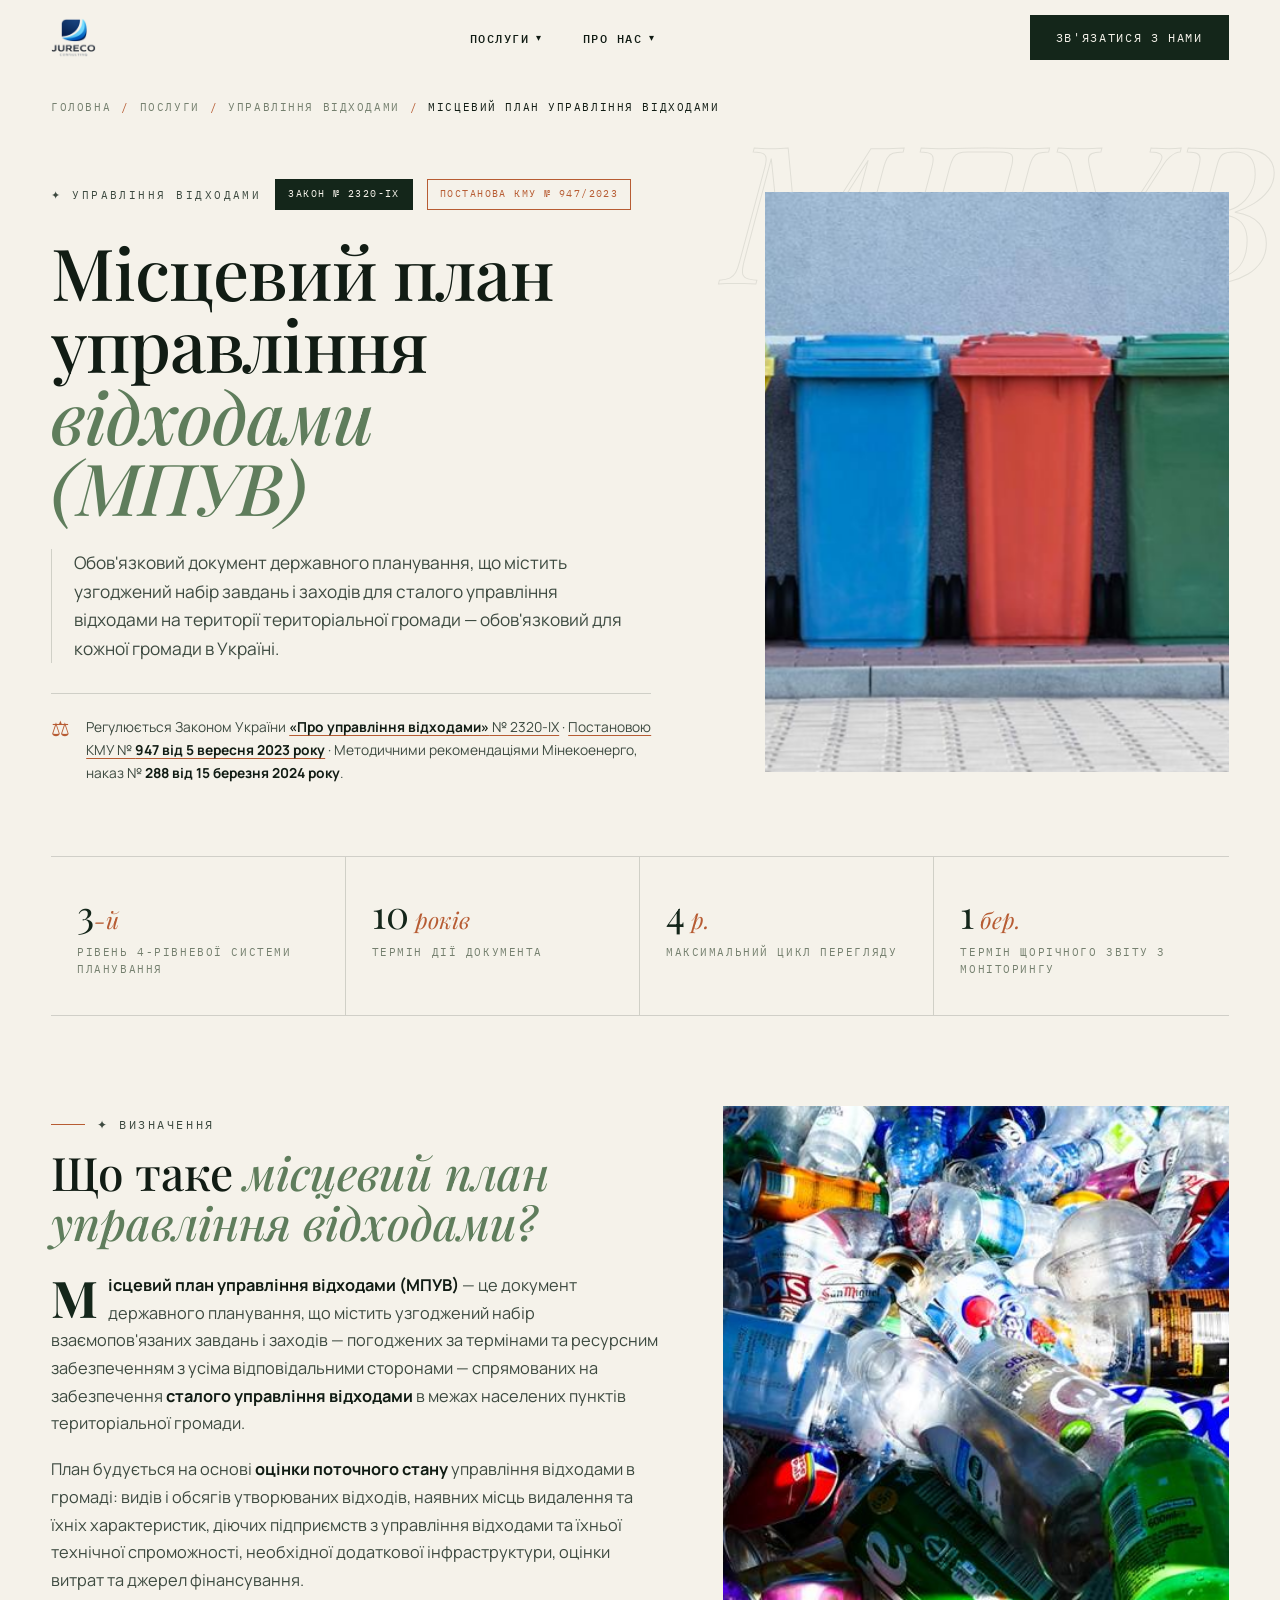
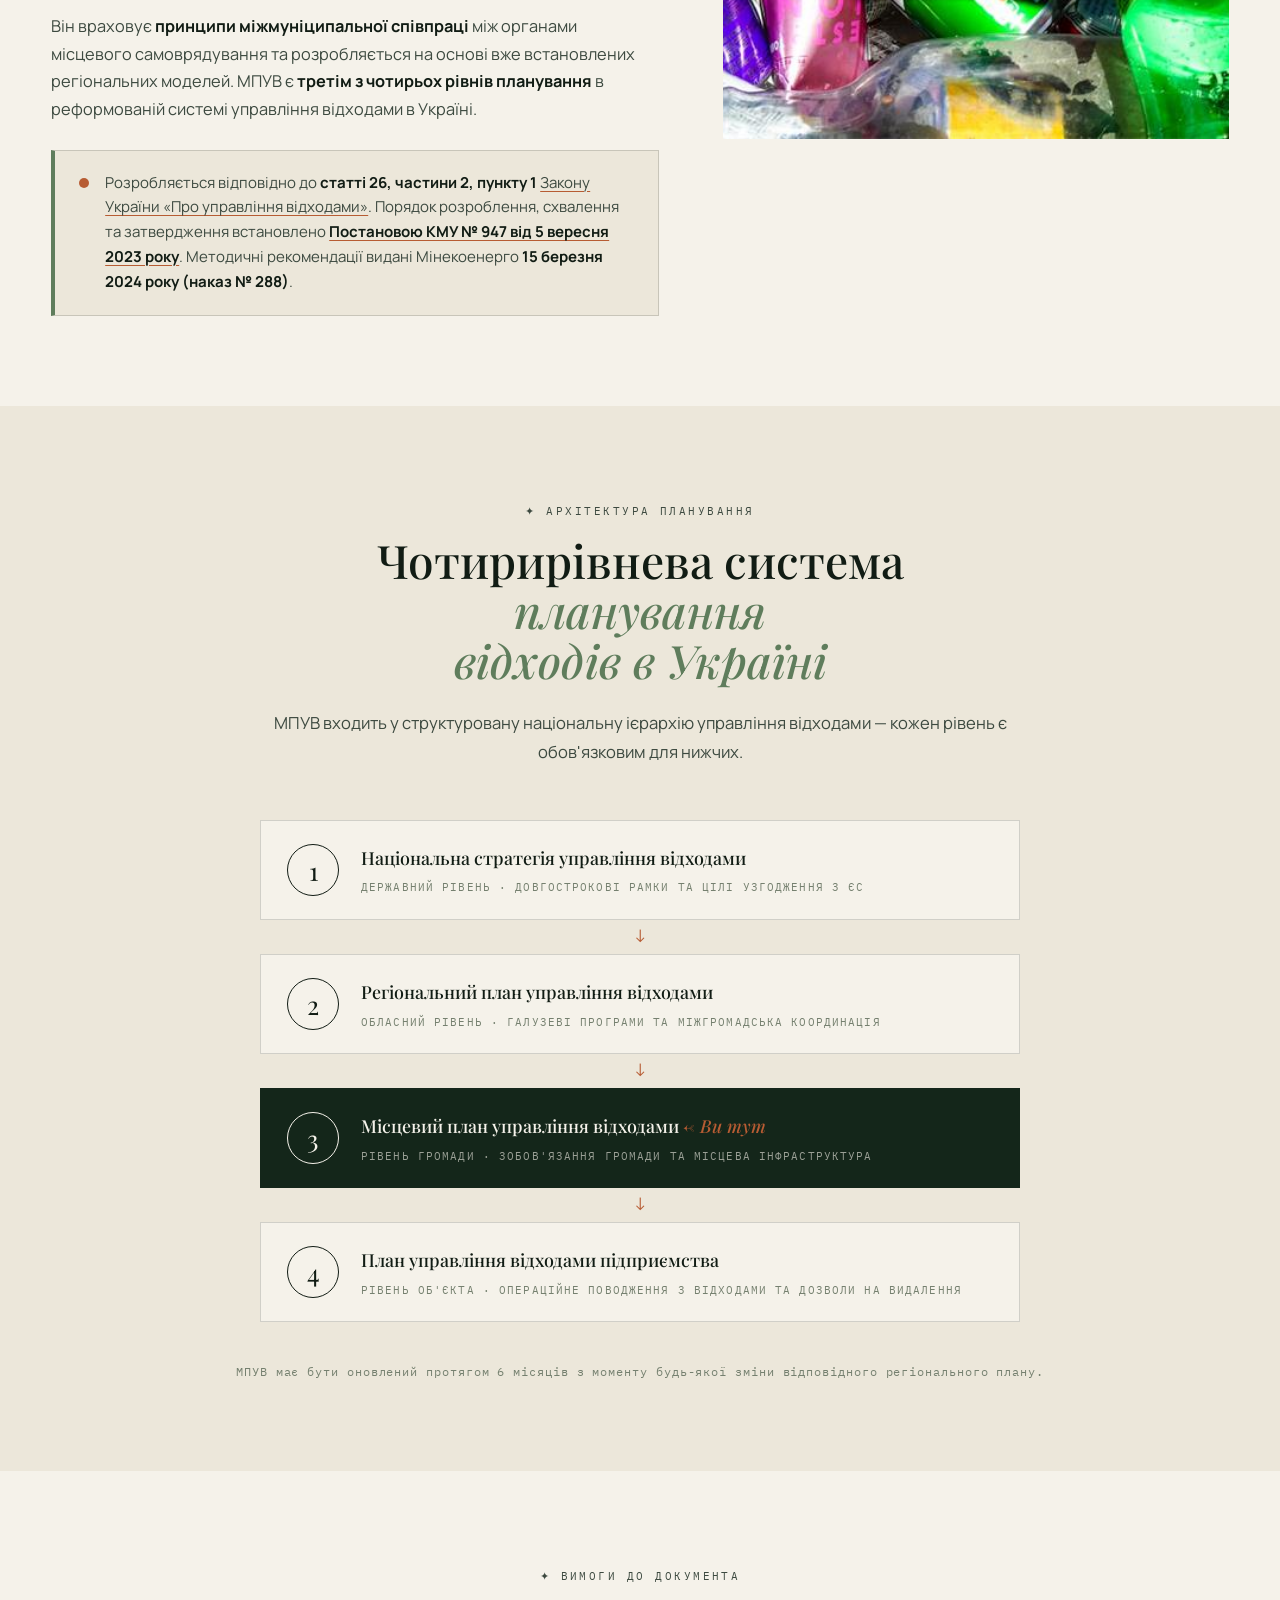
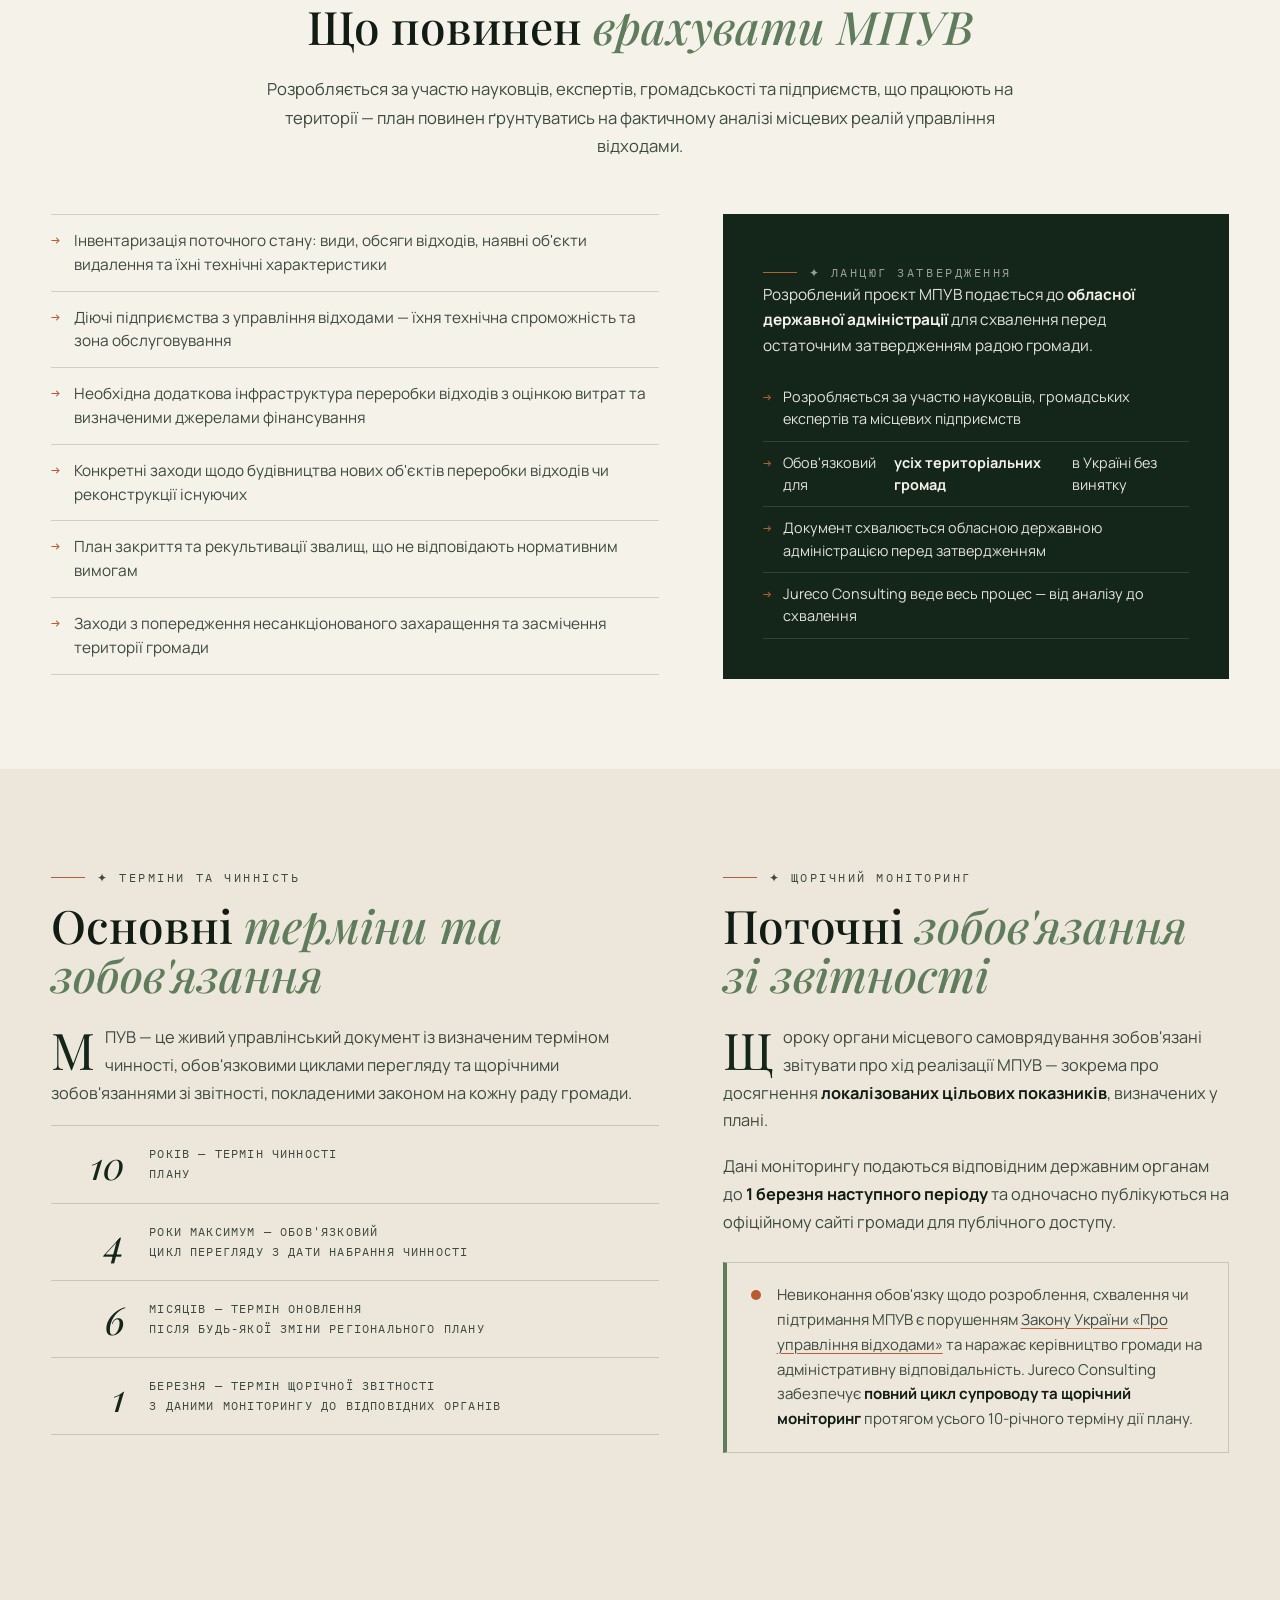
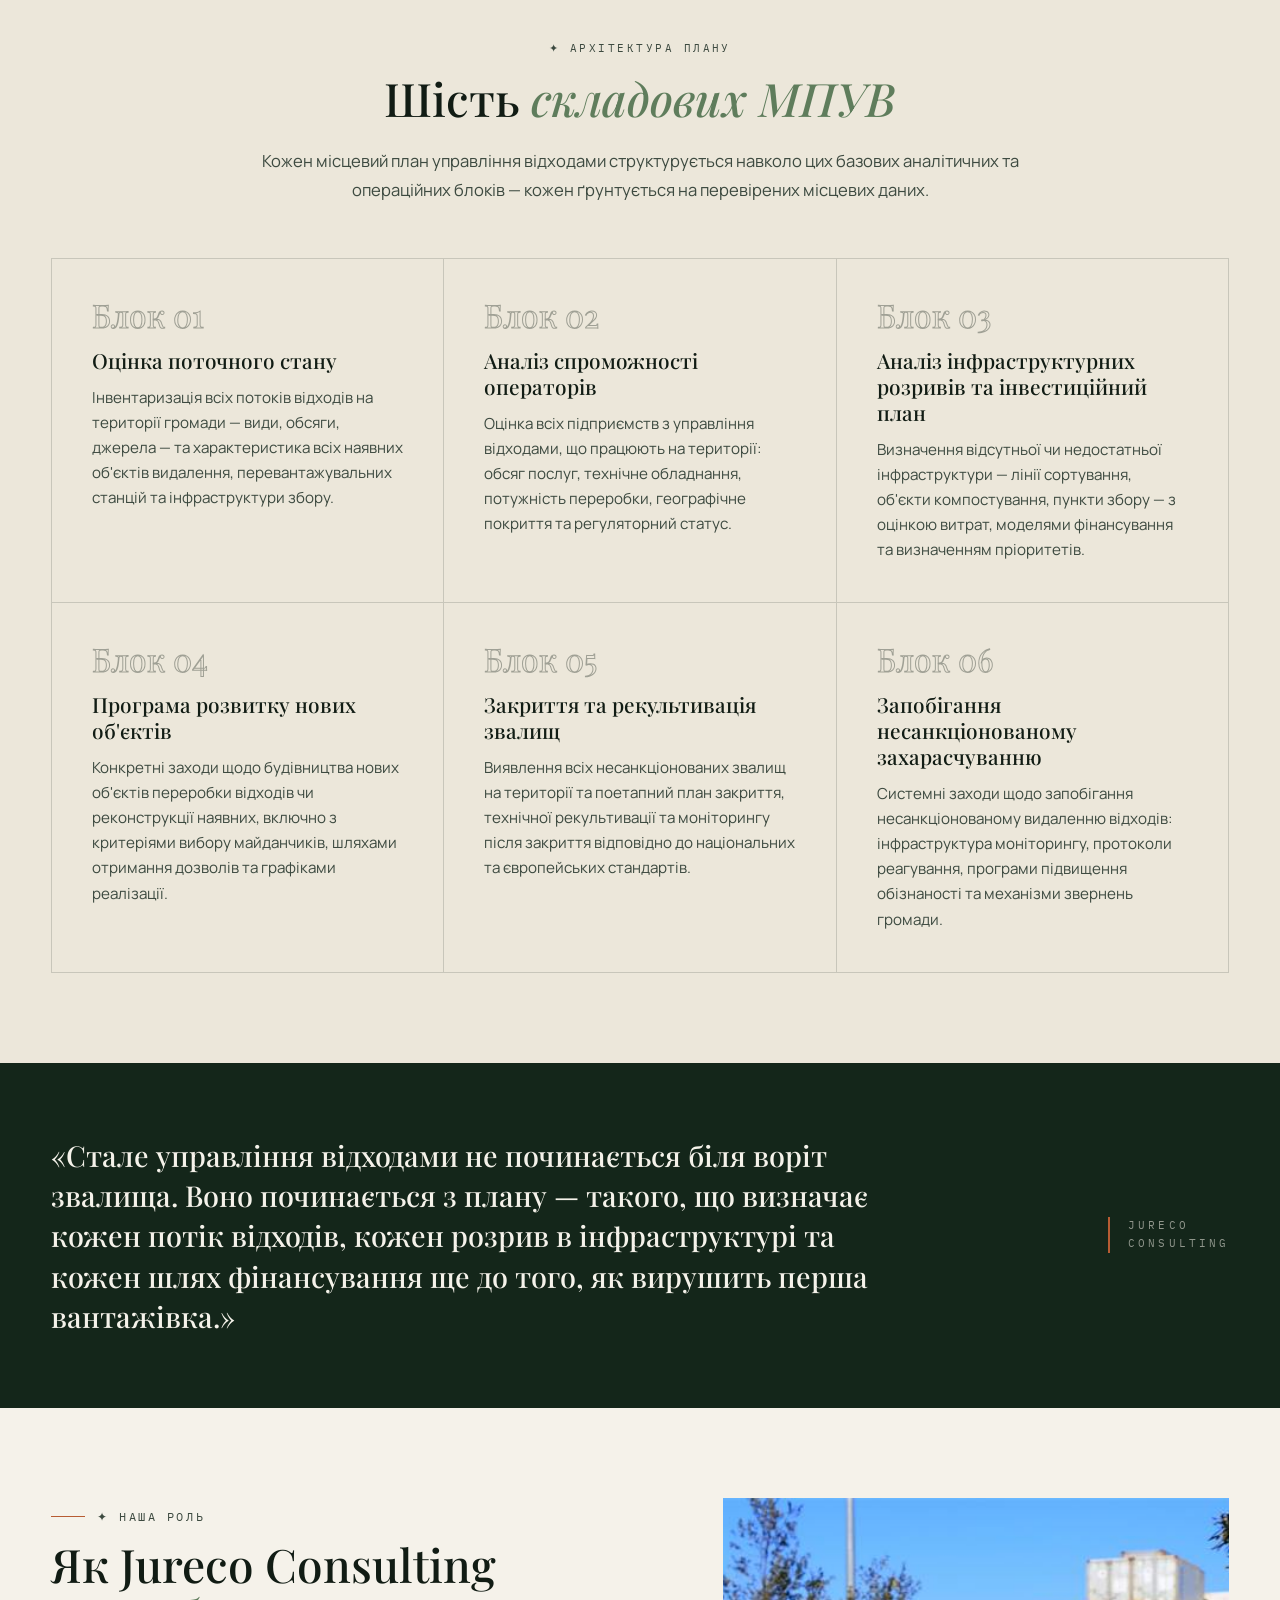
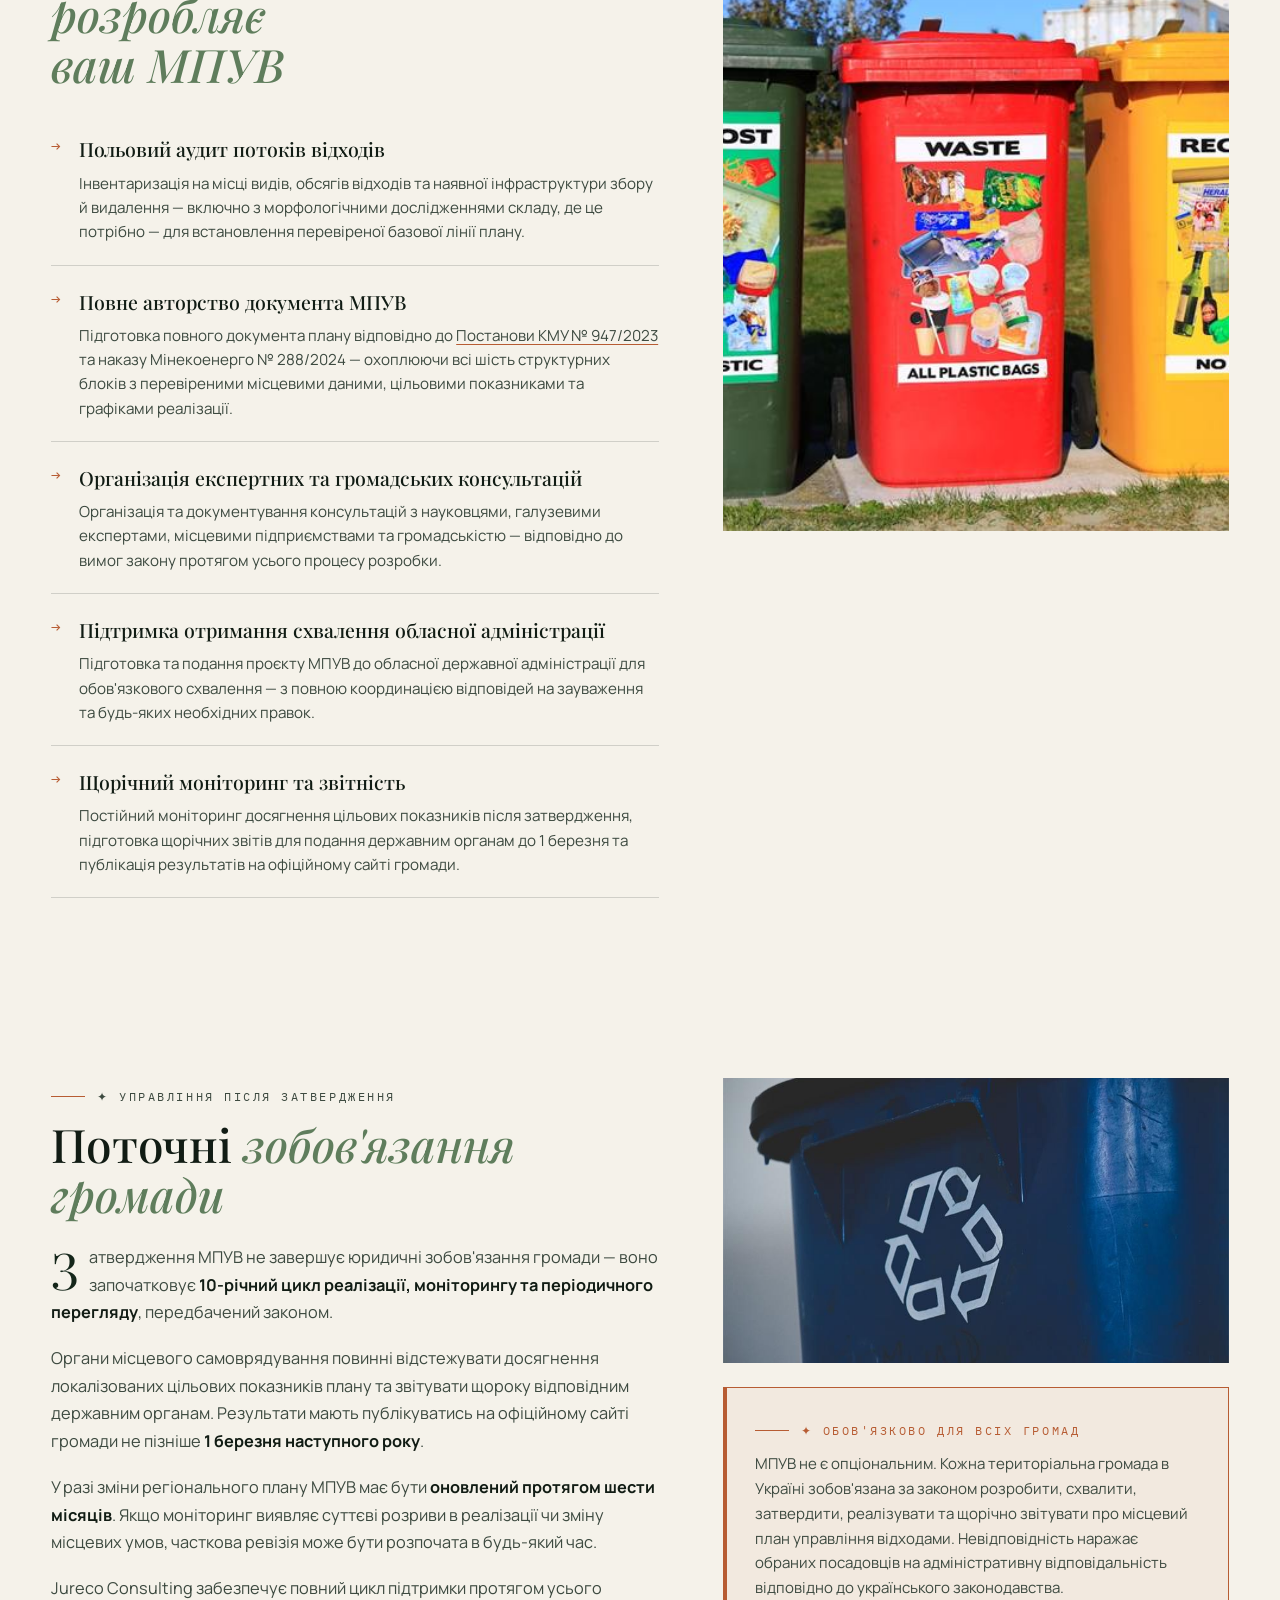
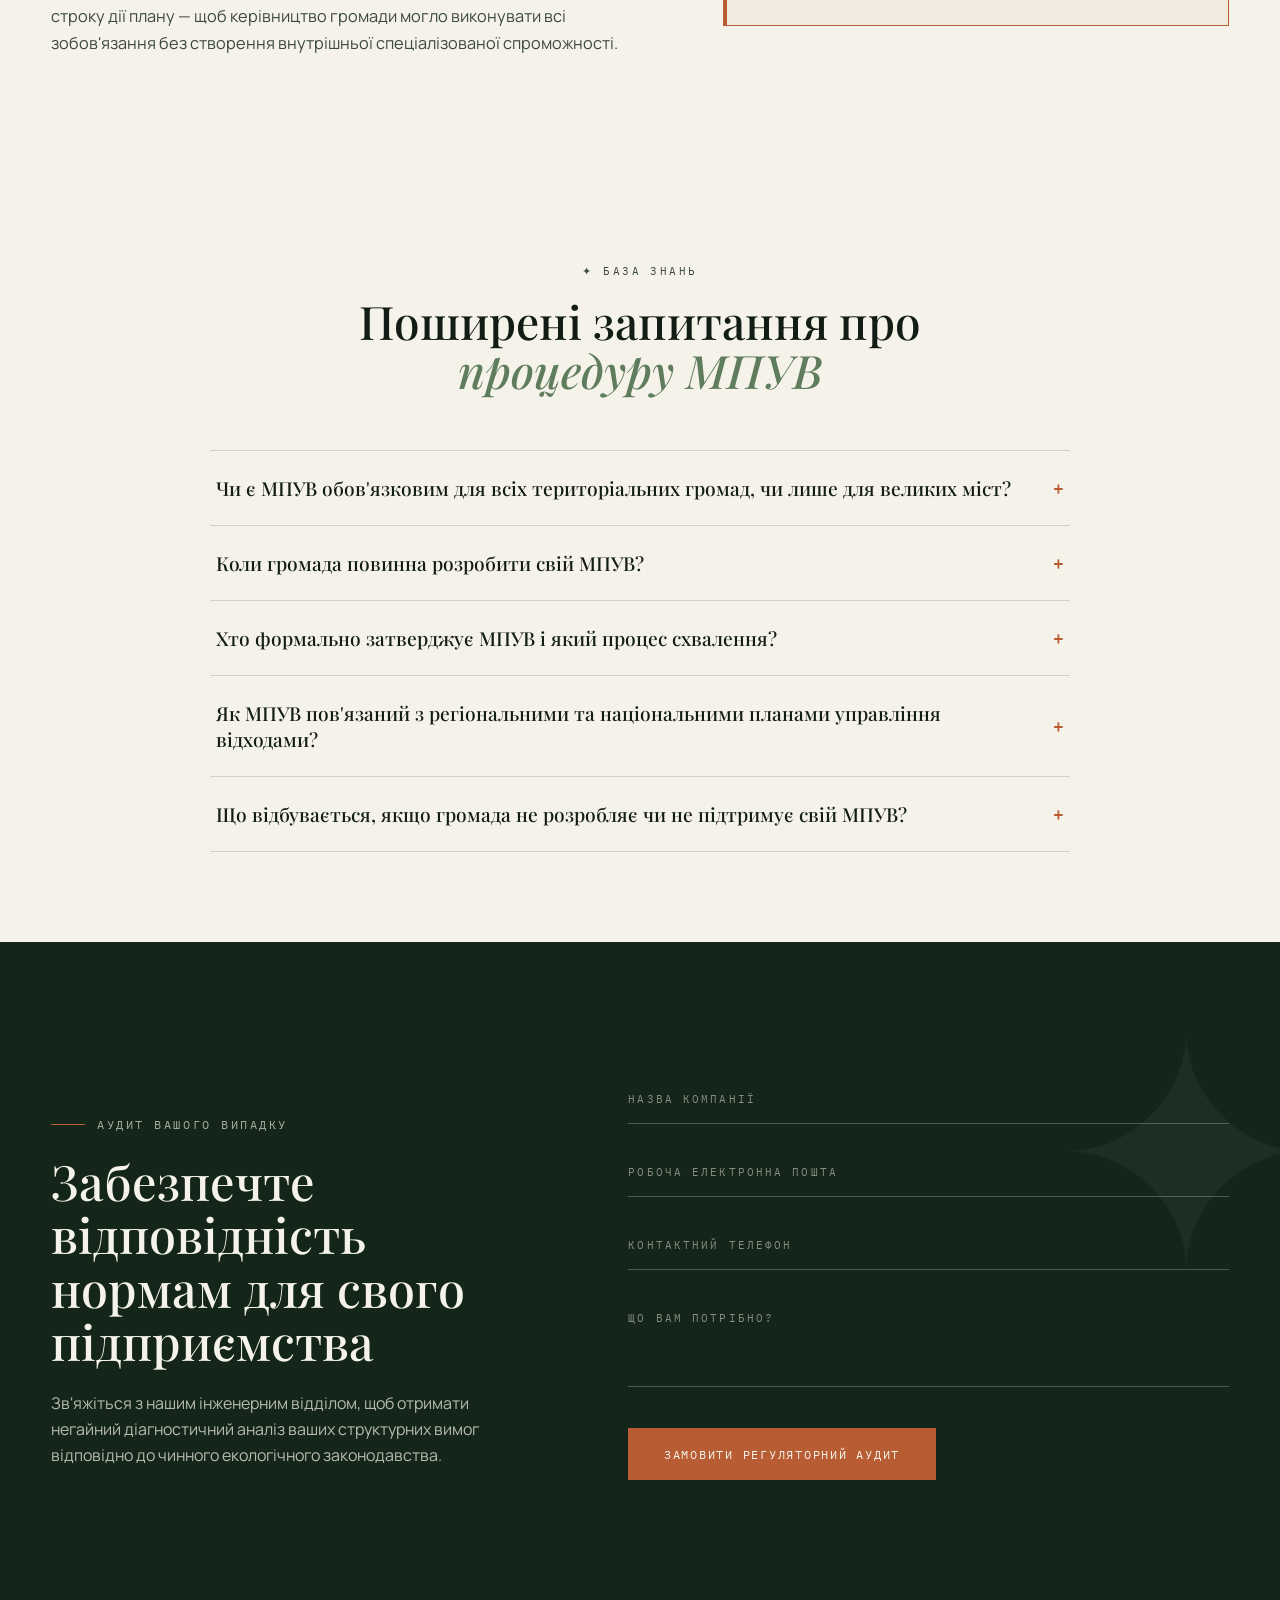
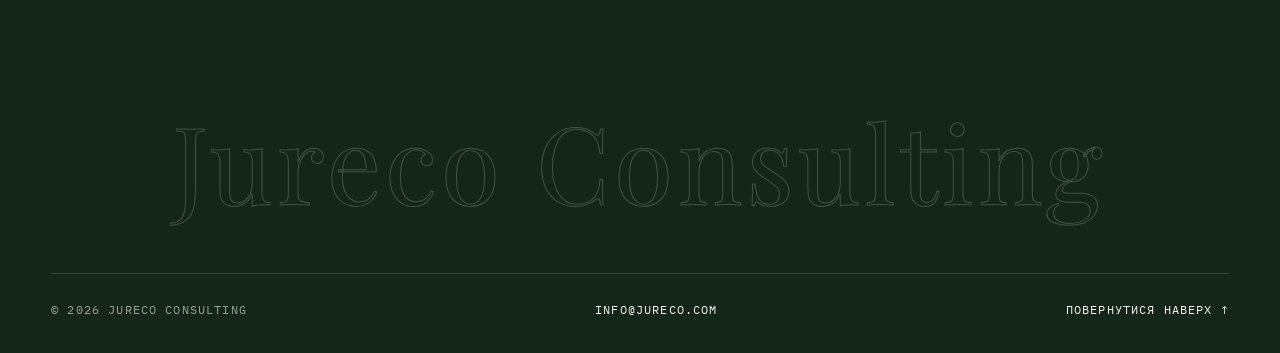
<file: lwmp.html>
<!DOCTYPE html>
<html lang="uk">
<head>
    <meta charset="UTF-8">
    <meta name="viewport" content="width=device-width, initial-scale=1.0">
    <title>Місцевий план управління відходами (МПУВ) — Jureco Consulting</title>
    <meta name="description" content="Місцевий план управління відходами (МПУВ) для територіальних громад за Законом № 2320-IX. Jureco Consulting розробляє план і супроводжує щорічну звітність.">
    <link rel="preconnect" href="https://fonts.googleapis.com">
    <link rel="preconnect" href="https://fonts.gstatic.com" crossorigin>
    <link href="https://fonts.googleapis.com/css2?family=Playfair+Display:ital,wght@0,400;0,500;0,600;1,400;1,500&family=Manrope:wght@400;500;700&family=IBM+Plex+Mono:wght@400;500&display=swap" rel="stylesheet">
    <script>document.documentElement.classList.add('js');</script>
    <link rel="stylesheet" href="home.css">
    <link rel="stylesheet" href="inner.css">
</head>
<body id="top">

<!-- HEADER -->
<header class="hd solid">
    <a href="index.html" class="hd-logo" aria-label="Jureco Consulting — головна">
        <img src="photos/logo-200.png" alt="Jureco Consulting" width="200" height="180">
    </a>

    <nav class="hd-nav" aria-label="Основна навігація">
        <div class="hd-item">
            <button class="hd-link" aria-haspopup="true">Послуги <span class="tick">&#9662;</span></button>
            <div class="hd-drop">
                <div class="hd-drop-label">Екологічні послуги</div>
                <div class="hd-drop-grid">
                    <a href="eia.html">
                        <span class="n">01</span>
                        <span><span class="t">ОВД — Оцінка впливу на довкілля</span><span class="s">Процедура та дозволи перед початком діяльності</span></span>
                    </a>
                    <a href="lap.html">
                        <span class="n">02</span>
                        <span><span class="t">ІЕД — Інтегрований екологічний дозвіл</span><span class="s">Відповідність Директиві ЄС 2010/75/EU</span></span>
                    </a>
                    <a href="sea.html">
                        <span class="n">03</span>
                        <span><span class="t">СЕО — Стратегічна екологічна оцінка</span><span class="s">Процедура для документів державного планування</span></span>
                    </a>
                    <a href="lwmp.html">
                        <span class="n">04</span>
                        <span><span class="t">МПУВ — Місцевий план управління відходами</span><span class="s">Планування на рівні громади</span></span>
                    </a>
                    <a href="mep.html">
                        <span class="n">05</span>
                        <span><span class="t">МЕП — Муніципальний енергетичний план</span><span class="s">Місцева енергоефективність та відновлювані джерела</span></span>
                    </a>
                    <a href="cds.html">
                        <span class="n">06</span>
                        <span><span class="t">СРГ — Стратегія розвитку громади</span><span class="s">Інтегрований план розвитку громади</span></span>
                    </a>
                </div>
            </div>
        </div>
        <div class="hd-item">
            <button class="hd-link" aria-haspopup="true">Про нас <span class="tick">&#9662;</span></button>
            <div class="hd-drop narrow">
                <div class="hd-drop-grid">
                    <a href="about.html#team">
                        <span class="n">a.</span>
                        <span><span class="t">Наша команда</span><span class="s">Інженери та юридичні експерти</span></span>
                    </a>
                    <a href="about.html#story">
                        <span class="n">b.</span>
                        <span><span class="t">Наша історія</span><span class="s">Засновано у 2026 році</span></span>
                    </a>
                    <a href="#">
                        <span class="n">c.</span>
                        <span><span class="t">Новини та аналітика</span><span class="s">Оновлення законодавства</span></span>
                    </a>
                </div>
            </div>
        </div>
    </nav>

    <a href="#contact" class="hd-cta"><span>Зв'язатися з нами</span></a>

    <button class="hd-burger" aria-label="Меню" aria-expanded="false">
        <span></span><span></span><span></span>
    </button>
</header>

<nav class="m-menu" aria-label="Мобільне меню">
    <span class="mm-ghost" aria-hidden="true">Jureco</span>
    <div class="mm-inner">
        <div class="mm-grp"><span>Екологічні послуги</span><span class="mm-cnt">( 06 )</span></div>
        <a href="eia.html" class="mm-link"><span class="mm-n">01</span><span class="mm-t">ОВД — Оцінка впливу на довкілля</span><span class="mm-a" aria-hidden="true">↗</span></a>
        <a href="lap.html" class="mm-link"><span class="mm-n">02</span><span class="mm-t">ІЕД — Інтегрований екологічний дозвіл</span><span class="mm-a" aria-hidden="true">↗</span></a>
        <a href="sea.html" class="mm-link"><span class="mm-n">03</span><span class="mm-t">СЕО — Стратегічна екологічна оцінка</span><span class="mm-a" aria-hidden="true">↗</span></a>
        <a href="lwmp.html" class="mm-link"><span class="mm-n">04</span><span class="mm-t">МПУВ — Місцевий план управління відходами</span><span class="mm-a" aria-hidden="true">↗</span></a>
        <a href="mep.html" class="mm-link"><span class="mm-n">05</span><span class="mm-t">МЕП — Муніципальний енергетичний план</span><span class="mm-a" aria-hidden="true">↗</span></a>
        <a href="cds.html" class="mm-link"><span class="mm-n">06</span><span class="mm-t">СРГ — Стратегія розвитку громади</span><span class="mm-a" aria-hidden="true">↗</span></a>

        <div class="mm-grp"><span>Про нас</span></div>
        <a href="about.html#team" class="mm-link"><span class="mm-n">a.</span><span class="mm-t">Наша команда</span><span class="mm-a" aria-hidden="true">↗</span></a>
        <a href="about.html#story" class="mm-link"><span class="mm-n">b.</span><span class="mm-t">Наша історія</span><span class="mm-a" aria-hidden="true">↗</span></a>
        <a href="#" class="mm-link"><span class="mm-n">c.</span><span class="mm-t">Новини та аналітика</span><span class="mm-a" aria-hidden="true">↗</span></a>

        <a href="#contact" class="mm-cta"><span>Зв'язатися з нами</span></a>

        <div class="mm-foot">
            <a href="mailto:info@jureco.com">info@jureco.com</a>
            <span>© 2026 Jureco Consulting</span>
        </div>
    </div>
</nav>

<!-- BREADCRUMB -->
<nav class="bc-bar">
    <div class="bc">
        <a href="index.html">Головна</a>
        <span class="bc-sep">/</span>
        <a href="index.html">Послуги</a>
        <span class="bc-sep">/</span>
        <a href="index.html">Управління відходами</a>
        <span class="bc-sep">/</span>
        <span class="bc-cur">Місцевий план управління відходами</span>
    </div>
</nav>

<!-- HERO -->
<section class="lwmp-hero fade-up">
    <div>
        <div class="hero-tag-row">
            <span class="tag-mono">✦ Управління відходами</span>
            <a class="pill pill-eu" href="https://zakon.rada.gov.ua/laws/show/2320-20" target="_blank" rel="noopener">Закон № 2320-IX</a>
            <a class="pill pill-new" href="https://zakon.rada.gov.ua/laws/show/947-2023-%D0%BF" target="_blank" rel="noopener">Постанова КМУ № 947/2023</a>
        </div>
        <h1 class="hero-h1">
            Місцевий план<br>управління<br>
            <span class="accent">відходами<br>(МПУВ)</span>
        </h1>
        <p class="hero-sub">Обов'язковий документ державного планування, що містить узгоджений набір завдань і заходів для сталого управління відходами на території територіальної громади — обов'язковий для кожної громади в Україні.</p>
        <div class="hero-law-strip">
            <span class="law-star">⚖</span>
            <p>Регулюється Законом України <a class="law-a" href="https://zakon.rada.gov.ua/laws/show/2320-20" target="_blank" rel="noopener"><strong>«Про управління відходами»</strong> № 2320-IX</a> · <a class="law-a" href="https://zakon.rada.gov.ua/laws/show/947-2023-%D0%BF" target="_blank" rel="noopener">Постановою КМУ № <strong>947 від 5 вересня 2023 року</strong></a> · Методичними рекомендаціями Мінекоенерго, наказ № <strong>288 від 15 березня 2024 року</strong>.</p>
        </div>
    </div>
    <div>
        <div class="hero-img-wrap">
            <img src="photos/u1532996122724.jpg" srcset="photos/u1532996122724-800.jpg 800w, photos/u1532996122724.jpg 1200w" sizes="(max-width: 1024px) 92vw, 46vw" alt="Планування інфраструктури управління відходами громади" width="1200" height="800" fetchpriority="high" decoding="async">
        </div>
        </div>
    </div>
</section>

<!-- STATS -->
<div class="stats-row fade-up">
    <div class="stat">
        <div class="stat-n">3<span>-й</span></div>
        <div class="stat-l">Рівень 4-рівневої системи планування</div>
    </div>
    <div class="stat">
        <div class="stat-n">10<span> років</span></div>
        <div class="stat-l">Термін дії документа</div>
    </div>
    <div class="stat">
        <div class="stat-n">4<span> р.</span></div>
        <div class="stat-l">Максимальний цикл перегляду</div>
    </div>
    <div class="stat">
        <div class="stat-n">1<span> бер.</span></div>
        <div class="stat-l">Термін щорічного звіту з моніторингу</div>
    </div>
</div>

<!-- DEFINITION BLOCK -->
<section class="def-block fade-up">
    <div>
        <div class="eyebrow">✦ Визначення</div>
        <h2 class="section-title">Що таке <span class="accent">місцевий план<br>управління відходами?</span></h2>
        <div class="rich">
            <p><strong>Місцевий план управління відходами (МПУВ)</strong> — це документ державного планування, що містить узгоджений набір взаємопов'язаних завдань і заходів — погоджених за термінами та ресурсним забезпеченням з усіма відповідальними сторонами — спрямованих на забезпечення <strong>сталого управління відходами</strong> в межах населених пунктів територіальної громади.</p>
            <p>План будується на основі <strong>оцінки поточного стану</strong> управління відходами в громаді: видів і обсягів утворюваних відходів, наявних місць видалення та їхніх характеристик, діючих підприємств з управління відходами та їхньої технічної спроможності, необхідної додаткової інфраструктури, оцінки витрат та джерел фінансування.</p>
            <p>Він враховує <strong>принципи міжмуніципальної співпраці</strong> між органами місцевого самоврядування та розробляється на основі вже встановлених регіональних моделей. МПУВ є <strong>третім з чотирьох рівнів планування</strong> в реформованій системі управління відходами в Україні.</p>
        </div>
        <div class="info-card">
            <div class="ic-dot"></div>
            <p>Розробляється відповідно до <strong>статті 26, частини 2, пункту 1</strong> <a class="law-a" href="https://zakon.rada.gov.ua/laws/show/2320-20" target="_blank" rel="noopener">Закону України «Про управління відходами»</a>. Порядок розроблення, схвалення та затвердження встановлено <a class="law-a" href="https://zakon.rada.gov.ua/laws/show/947-2023-%D0%BF" target="_blank" rel="noopener"><strong>Постановою КМУ № 947 від 5 вересня 2023 року</strong></a>. Методичні рекомендації видані Мінекоенерго <strong>15 березня 2024 року (наказ № 288)</strong>.</p>
        </div>
    </div>
    <div>
        <div class="img-frame">
            <img src="photos/u1595278069441.jpg" srcset="photos/u1595278069441-800.jpg 800w, photos/u1595278069441.jpg 1200w" sizes="(max-width: 1024px) 92vw, 46vw" alt="Інфраструктура та планування управління відходами" width="1200" height="800" loading="lazy" decoding="async">
        </div>
    </div>
</section>

<!-- 4-LEVEL PLANNING HIERARCHY -->
<section class="levels-block fade-up">
    <div class="center-head">
        <span class="tag-mono tag-mono-center">✦ Архітектура планування</span>
        <h2 class="section-title">Чотирирівнева система <span class="accent">планування<br>відходів в Україні</span></h2>
        <p>МПУВ входить у структуровану національну ієрархію управління відходами — кожен рівень є обов'язковим для нижчих.</p>
    </div>
    <div class="levels-chain">
        <div class="level-item">
            <div class="level-num">1</div>
            <div class="level-text">
                <h3>Національна стратегія управління відходами</h3>
                <p>Державний рівень · Довгострокові рамки та цілі узгодження з ЄС</p>
            </div>
            <span class="level-arrow">↓</span>
        </div>
        <div class="level-item">
            <div class="level-num">2</div>
            <div class="level-text">
                <h3>Регіональний план управління відходами</h3>
                <p>Обласний рівень · Галузеві програми та міжгромадська координація</p>
            </div>
            <span class="level-arrow">↓</span>
        </div>
        <div class="level-item active-level">
            <div class="level-num">3</div>
            <div class="level-text">
                <h3>Місцевий план управління відходами <em class="level-here-tag">← Ви тут</em></h3>
                <p>Рівень громади · Зобов'язання громади та місцева інфраструктура</p>
            </div>
            <span class="level-arrow">↓</span>
        </div>
        <div class="level-item">
            <div class="level-num">4</div>
            <div class="level-text">
                <h3>План управління відходами підприємства</h3>
                <p>Рівень об'єкта · Операційне поводження з відходами та дозволи на видалення</p>
            </div>
        </div>
    </div>
    <p class="levels-footnote">МПУВ має бути оновлений протягом 6 місяців з моменту будь-якої зміни відповідного регіонального плану.</p>
</section>

<!-- WHAT IT MUST INCLUDE / WHO DEVELOPS IT -->
<section class="who-dev-block fade-up">
    <div class="center-head">
        <span class="tag-mono tag-mono-center">✦ Вимоги до документа</span>
        <h2 class="section-title">Що повинен <span class="accent">врахувати МПУВ</span></h2>
        <p>Розробляється за участю науковців, експертів, громадськості та підприємств, що працюють на території — план повинен ґрунтуватись на фактичному аналізі місцевих реалій управління відходами.</p>
    </div>
    <div class="who-dev-grid">
        <div>
            <ul class="oblig-check-list">
                <li><span class="oc-arrow">→</span>Інвентаризація поточного стану: види, обсяги відходів, наявні об'єкти видалення та їхні технічні характеристики</li>
                <li><span class="oc-arrow">→</span>Діючі підприємства з управління відходами — їхня технічна спроможність та зона обслуговування</li>
                <li><span class="oc-arrow">→</span>Необхідна додаткова інфраструктура переробки відходів з оцінкою витрат та визначеними джерелами фінансування</li>
                <li><span class="oc-arrow">→</span>Конкретні заходи щодо будівництва нових об'єктів переробки відходів чи реконструкції існуючих</li>
                <li><span class="oc-arrow">→</span>План закриття та рекультивації звалищ, що не відповідають нормативним вимогам</li>
                <li><span class="oc-arrow">→</span>Заходи з попередження несанкціонованого захаращення та засмічення території громади</li>
            </ul>
        </div>
        <div>
            <div class="approval-panel">
                <div class="eyebrow">✦ Ланцюг затвердження</div>
                <p>Розроблений проєкт МПУВ подається до <strong>обласної державної адміністрації</strong> для схвалення перед остаточним затвердженням радою громади.</p>
                <ul class="approval-list">
                    <li><span class="al-arrow">→</span> Розробляється за участю науковців, громадських експертів та місцевих підприємств</li>
                    <li><span class="al-arrow">→</span> Обов'язковий для <strong>усіх територіальних громад</strong> в Україні без винятку</li>
                    <li><span class="al-arrow">→</span> Документ схвалюється обласною державною адміністрацією перед затвердженням</li>
                    <li><span class="al-arrow">→</span> Jureco Consulting веде весь процес — від аналізу до схвалення</li>
                </ul>
            </div>
        </div>
    </div>
</section>

<!-- KEY FACTS / TIMELINES -->
<section class="facts-block fade-up">
    <div>
        <div class="eyebrow">✦ Терміни та чинність</div>
        <h2 class="section-title">Основні <span class="accent">терміни та<br>зобов'язання</span></h2>
        <div class="rich facts-rich">
            <p>МПУВ — це живий управлінський документ із визначеним терміном чинності, обов'язковими циклами перегляду та щорічними зобов'язаннями зі звітності, покладеними законом на кожну раду громади.</p>
        </div>
        <div class="facts-timeline">
            <div class="fact-row">
                <div class="fact-num">10</div>
                <div class="fact-label">Років — термін чинності<br>плану</div>
            </div>
            <div class="fact-row">
                <div class="fact-num">4</div>
                <div class="fact-label">Роки максимум — обов'язковий<br>цикл перегляду з дати набрання чинності</div>
            </div>
            <div class="fact-row">
                <div class="fact-num">6</div>
                <div class="fact-label">Місяців — термін оновлення<br>після будь-якої зміни регіонального плану</div>
            </div>
            <div class="fact-row">
                <div class="fact-num">1</div>
                <div class="fact-label">Березня — термін щорічної звітності<br>з даними моніторингу до відповідних органів</div>
            </div>
        </div>
    </div>
    <div>
        <div class="eyebrow">✦ Щорічний моніторинг</div>
        <h2 class="section-title">Поточні <span class="accent">зобов'язання<br>зі звітності</span></h2>
        <div class="rich facts-rich">
            <p>Щороку органи місцевого самоврядування зобов'язані звітувати про хід реалізації МПУВ — зокрема про досягнення <strong>локалізованих цільових показників</strong>, визначених у плані.</p>
            <p>Дані моніторингу подаються відповідним державним органам до <strong>1 березня наступного періоду</strong> та одночасно публікуються на офіційному сайті громади для публічного доступу.</p>
        </div>
        <div class="info-card">
            <div class="ic-dot"></div>
            <p>Невиконання обов'язку щодо розроблення, схвалення чи підтримання МПУВ є порушенням <a class="law-a" href="https://zakon.rada.gov.ua/laws/show/2320-20" target="_blank" rel="noopener">Закону України «Про управління відходами»</a> та наражає керівництво громади на адміністративну відповідальність. Jureco Consulting забезпечує <strong>повний цикл супроводу та щорічний моніторинг</strong> протягом усього 10-річного терміну дії плану.</p>
        </div>
    </div>
</section>

<!-- SIX PILLARS -->
<section class="principles-block fade-up">
    <div class="center-head">
        <span class="tag-mono tag-mono-center">✦ Архітектура плану</span>
        <h2 class="section-title">Шість <span class="accent">складових МПУВ</span></h2>
        <p>Кожен місцевий план управління відходами структурується навколо цих базових аналітичних та операційних блоків — кожен ґрунтується на перевірених місцевих даних.</p>
    </div>
    <div class="principles-grid">
        <div class="principle-card">
            <div class="principle-num">Блок 01</div>
            <h3>Оцінка поточного стану</h3>
            <p>Інвентаризація всіх потоків відходів на території громади — види, обсяги, джерела — та характеристика всіх наявних об'єктів видалення, перевантажувальних станцій та інфраструктури збору.</p>
        </div>
        <div class="principle-card">
            <div class="principle-num">Блок 02</div>
            <h3>Аналіз спроможності операторів</h3>
            <p>Оцінка всіх підприємств з управління відходами, що працюють на території: обсяг послуг, технічне обладнання, потужність переробки, географічне покриття та регуляторний статус.</p>
        </div>
        <div class="principle-card">
            <div class="principle-num">Блок 03</div>
            <h3>Аналіз інфраструктурних розривів та інвестиційний план</h3>
            <p>Визначення відсутньої чи недостатньої інфраструктури — лінії сортування, об'єкти компостування, пункти збору — з оцінкою витрат, моделями фінансування та визначенням пріоритетів.</p>
        </div>
        <div class="principle-card">
            <div class="principle-num">Блок 04</div>
            <h3>Програма розвитку нових об'єктів</h3>
            <p>Конкретні заходи щодо будівництва нових об'єктів переробки відходів чи реконструкції наявних, включно з критеріями вибору майданчиків, шляхами отримання дозволів та графіками реалізації.</p>
        </div>
        <div class="principle-card">
            <div class="principle-num">Блок 05</div>
            <h3>Закриття та рекультивація звалищ</h3>
            <p>Виявлення всіх несанкціонованих звалищ на території та поетапний план закриття, технічної рекультивації та моніторингу після закриття відповідно до національних та європейських стандартів.</p>
        </div>
        <div class="principle-card">
            <div class="principle-num">Блок 06</div>
            <h3>Запобігання несанкціонованому захарасчуванню</h3>
            <p>Системні заходи щодо запобігання несанкціонованому видаленню відходів: інфраструктура моніторингу, протоколи реагування, програми підвищення обізнаності та механізми звернень громади.</p>
        </div>
    </div>
</section>

<!-- QUOTE STRIP -->
<div class="lwmp-quote-strip fade-up">
    <blockquote>«Стале управління відходами не починається біля воріт звалища. Воно починається з плану — такого, що визначає кожен потік відходів, кожен розрив в інфраструктурі та кожен шлях фінансування ще до того, як вирушить перша вантажівка.»</blockquote>
    <span class="sq-label">Jureco<br>Consulting</span>
</div>

<!-- HOW JURECO HELPS -->
<section class="help-block lwmp-help fade-up">
    <div>
        <div class="eyebrow">✦ Наша роль</div>
        <h2 class="section-title">Як Jureco Consulting <span class="accent">розробляє<br>ваш МПУВ</span></h2>
        <ul class="help-list">
            <li>
                <span class="help-arrow">→</span>
                <div>
                    <strong>Польовий аудит потоків відходів</strong>
                    <p>Інвентаризація на місці видів, обсягів відходів та наявної інфраструктури збору й видалення — включно з морфологічними дослідженнями складу, де це потрібно — для встановлення перевіреної базової лінії плану.</p>
                </div>
            </li>
            <li>
                <span class="help-arrow">→</span>
                <div>
                    <strong>Повне авторство документа МПУВ</strong>
                    <p>Підготовка повного документа плану відповідно до <a class="law-a" href="https://zakon.rada.gov.ua/laws/show/947-2023-%D0%BF" target="_blank" rel="noopener">Постанови КМУ № 947/2023</a> та наказу Мінекоенерго № 288/2024 — охоплюючи всі шість структурних блоків з перевіреними місцевими даними, цільовими показниками та графіками реалізації.</p>
                </div>
            </li>
            <li>
                <span class="help-arrow">→</span>
                <div>
                    <strong>Організація експертних та громадських консультацій</strong>
                    <p>Організація та документування консультацій з науковцями, галузевими експертами, місцевими підприємствами та громадськістю — відповідно до вимог закону протягом усього процесу розробки.</p>
                </div>
            </li>
            <li>
                <span class="help-arrow">→</span>
                <div>
                    <strong>Підтримка отримання схвалення обласної адміністрації</strong>
                    <p>Підготовка та подання проєкту МПУВ до обласної державної адміністрації для обов'язкового схвалення — з повною координацією відповідей на зауваження та будь-яких необхідних правок.</p>
                </div>
            </li>
            <li>
                <span class="help-arrow">→</span>
                <div>
                    <strong>Щорічний моніторинг та звітність</strong>
                    <p>Постійний моніторинг досягнення цільових показників після затвердження, підготовка щорічних звітів для подання державним органам до 1 березня та публікація результатів на офіційному сайті громади.</p>
                </div>
            </li>
        </ul>
    </div>
    <div class="help-visual">
        <img class="help-img-main" src="photos/u1611284446314.jpg" srcset="photos/u1611284446314-800.jpg 800w, photos/u1611284446314.jpg 1200w" sizes="(max-width: 1024px) 92vw, 46vw" alt="Команда екологічних консультантів — планування управління відходами" width="1200" height="800" loading="lazy" decoding="async">
    </div>
    </div>
</section>

<!-- MONITORING OBLIGATIONS -->
<section class="monitoring-block fade-up">
    <div>
        <div class="eyebrow">✦ Управління після затвердження</div>
        <h2 class="section-title">Поточні <span class="accent">зобов'язання<br>громади</span></h2>
        <div class="rich">
            <p>Затвердження МПУВ не завершує юридичні зобов'язання громади — воно започатковує <strong>10-річний цикл реалізації, моніторингу та періодичного перегляду</strong>, передбачений законом.</p>
            <p>Органи місцевого самоврядування повинні відстежувати досягнення локалізованих цільових показників плану та звітувати щороку відповідним державним органам. Результати мають публікуватись на офіційному сайті громади не пізніше <strong>1 березня наступного року</strong>.</p>
            <p>У разі зміни регіонального плану МПУВ має бути <strong>оновлений протягом шести місяців</strong>. Якщо моніторинг виявляє суттєві розриви в реалізації чи зміну місцевих умов, часткова ревізія може бути розпочата в будь-який час.</p>
            <p>Jureco Consulting забезпечує повний цикл підтримки протягом усього строку дії плану — щоб керівництво громади могло виконувати всі зобов'язання без створення внутрішньої спеціалізованої спроможності.</p>
        </div>
    </div>
    <div>
        <div class="img-frame-wide">
            <img src="photos/u1604187351574.jpg" srcset="photos/u1604187351574-800.jpg 800w, photos/u1604187351574.jpg 1200w" sizes="(max-width: 1024px) 92vw, 46vw" alt="Моніторинг та звітність з управління відходами" width="1200" height="800" loading="lazy" decoding="async">
        </div>
        <div class="monitoring-infobox">
            <div class="eyebrow">✦ Обов'язково для всіх громад</div>
            <p>МПУВ не є опціональним. Кожна територіальна громада в Україні зобов'язана за законом розробити, схвалити, затвердити, реалізувати та щорічно звітувати про місцевий план управління відходами. Невідповідність наражає обраних посадовців на адміністративну відповідальність відповідно до українського законодавства.</p>
        </div>
    </div>
</section>

<!-- FAQ -->
<section class="faq-block fade-up">
    <div class="center-head">
        <span class="tag-mono tag-mono-center">✦ База знань</span>
        <h2 class="section-title">Поширені запитання про <span class="accent">процедуру МПУВ</span></h2>
    </div>
    <div class="acc-wrap">
        <div class="acc-item">
            <button class="acc-btn">
                <span>Чи є МПУВ обов'язковим для всіх територіальних громад, чи лише для великих міст?</span>
                <span class="acc-ico">+</span>
            </button>
            <div class="acc-panel">
                <p>МПУВ є обов'язковим для всіх територіальних громад в Україні без винятку — незалежно від чисельності населення, міського чи сільського характеру, чи економічного профілю. Стаття 26, частина 2, пункт 1 <a class="law-a" href="https://zakon.rada.gov.ua/laws/show/2320-20" target="_blank" rel="noopener">Закону України «Про управління відходами»</a> створює пряме юридичне зобов'язання для кожної громади розробити та підтримувати цей план.</p>
            </div>
        </div>
        <div class="acc-item">
            <button class="acc-btn">
                <span>Коли громада повинна розробити свій МПУВ?</span>
                <span class="acc-ico">+</span>
            </button>
            <div class="acc-panel">
                <p>МПУВ має бути розроблений протягом одного року з моменту набрання чинності відповідним регіональним планом управління відходами. Оскільки регіональні плани поступово затверджуються в різних областях, громадам слід уточнити статус свого конкретного регіонального плану, щоб обчислити власний термін. Jureco Consulting може визначити точний термін зобов'язання вашої громади під час безкоштовної первинної консультації.</p>
            </div>
        </div>
        <div class="acc-item">
            <button class="acc-btn">
                <span>Хто формально затверджує МПУВ і який процес схвалення?</span>
                <span class="acc-ico">+</span>
            </button>
            <div class="acc-panel">
                <p>Проєкт МПУВ спочатку схвалюється обласною державною адміністрацією, потім формально затверджується відповідною радою громади. Перед поданням на схвалення документ має бути розроблений за участю науковців, експертів, громадськості та місцевих підприємств. Jureco Consulting веде весь процес — від початкового збору даних до схвалення обласною адміністрацією та прийняття радою.</p>
            </div>
        </div>
        <div class="acc-item">
            <button class="acc-btn">
                <span>Як МПУВ пов'язаний з регіональними та національними планами управління відходами?</span>
                <span class="acc-ico">+</span>
            </button>
            <div class="acc-panel">
                <p>МПУВ є третім з чотирьох рівнів в ієрархії управління відходами в Україні. Він має бути узгодженим і підпорядкованим Регіональному плану управління відходами, який, у свою чергу, реалізує Національну стратегію управління відходами. МПУВ перетворює цілі регіонального рівня на конкретні, специфічні для громади заходи, інфраструктурні цілі та локалізовані показники. Будь-яка зміна регіонального плану запускає обов'язкове оновлення МПУВ протягом шести місяців.</p>
            </div>
        </div>
        <div class="acc-item">
            <button class="acc-btn">
                <span>Що відбувається, якщо громада не розробляє чи не підтримує свій МПУВ?</span>
                <span class="acc-ico">+</span>
            </button>
            <div class="acc-panel">
                <p>Невиконання обов'язку розробити МПУВ у встановлений законом термін, неподання щорічних звітів з моніторингу до 1 березня чи невиконання оновлення плану після зміни регіонального плану є порушеннями <a class="law-a" href="https://zakon.rada.gov.ua/laws/show/2320-20" target="_blank" rel="noopener">Закону України «Про управління відходами»</a>. Посадовці громади, відповідальні за ці зобов'язання, можуть зазнати адміністративної відповідальності. Крім того, громади, що не виконують вимоги, ризикують втратити доступ до державних та міжнародних програм фінансування, пов'язаних з розвитком інфраструктури управління відходами. Jureco Consulting рекомендує розпочинати розробку МПУВ якнайшвидше, щоб уникнути розриву у відповідності.</p>
            </div>
        </div>
    </div>
</section>

<!-- CTA FORM -->
<!-- CTA FORM -->
<section id="contact" class="audit">
    <div class="audit-grid">
        <div class="audit-copy">
            <span class="eyebrow r-up">Аудит вашого випадку</span>
            <h2 class="r-up">Забезпечте відповідність нормам для свого підприємства</h2>
            <p class="audit-lead r-up">Зв'яжіться з нашим інженерним відділом, щоб отримати негайний діагностичний аналіз ваших структурних вимог відповідно до чинного екологічного законодавства.</p>
        </div>

        <form id="cta-audit-form" class="audit-form r-up" action="https://formspree.io/f/mqevwaqk" method="POST">
            <div class="field">
                <label for="f-company">Назва компанії</label>
                <input id="f-company" type="text" name="company" autocomplete="organization" required>
            </div>
            <div class="field">
                <label for="f-email">Робоча електронна пошта</label>
                <input id="f-email" type="email" name="email" autocomplete="email" required>
            </div>
            <div class="field">
                <label for="f-phone">Контактний телефон</label>
                <input id="f-phone" type="tel" name="phone" autocomplete="tel" required>
            </div>
            <div class="field">
                <label for="f-message">Що вам потрібно?</label>
                <textarea id="f-message" name="message" rows="3" required></textarea>
            </div>
            <input type="hidden" name="_subject" value="Нова заявка — JURECO (МПУВ)">
            <button type="submit" class="btn-main btn-submit"><span class="lbl">Замовити регуляторний аудит</span></button>
            <p class="form-status" aria-live="polite"></p>
        </form>
    </div>
</section>

<!-- FOOTER -->
<footer class="foot">
    <div class="foot-word" aria-hidden="true">Jureco Consulting</div>
    <div class="foot-row">
        <span>&#169; 2026 Jureco Consulting</span>
        <a href="mailto:info@jureco.com">info@jureco.com</a>
        <a href="#top">Повернутися наверх &#8593;</a>
    </div>
</footer>

<script src="home.js"></script>
<script src="inner.js"></script>
<script src="form-handler.js"></script>
</body>
</html>
</file>
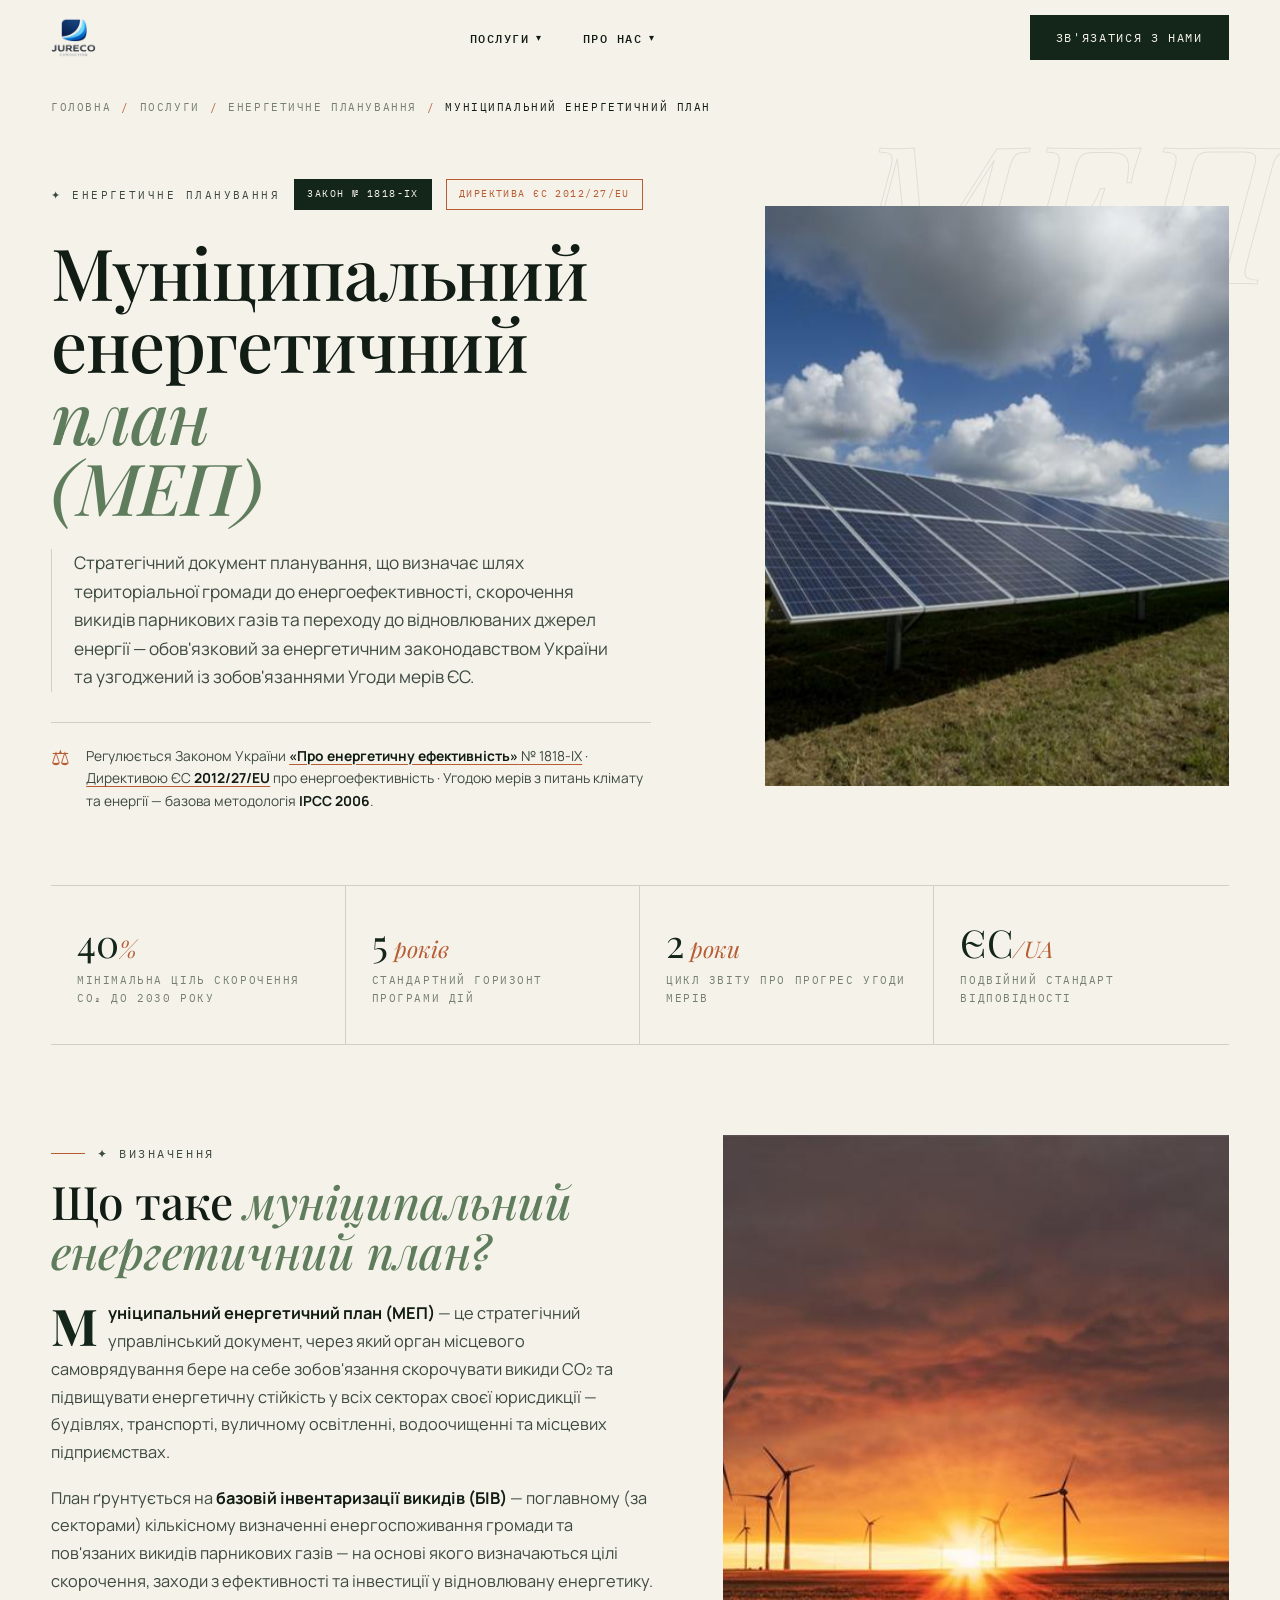
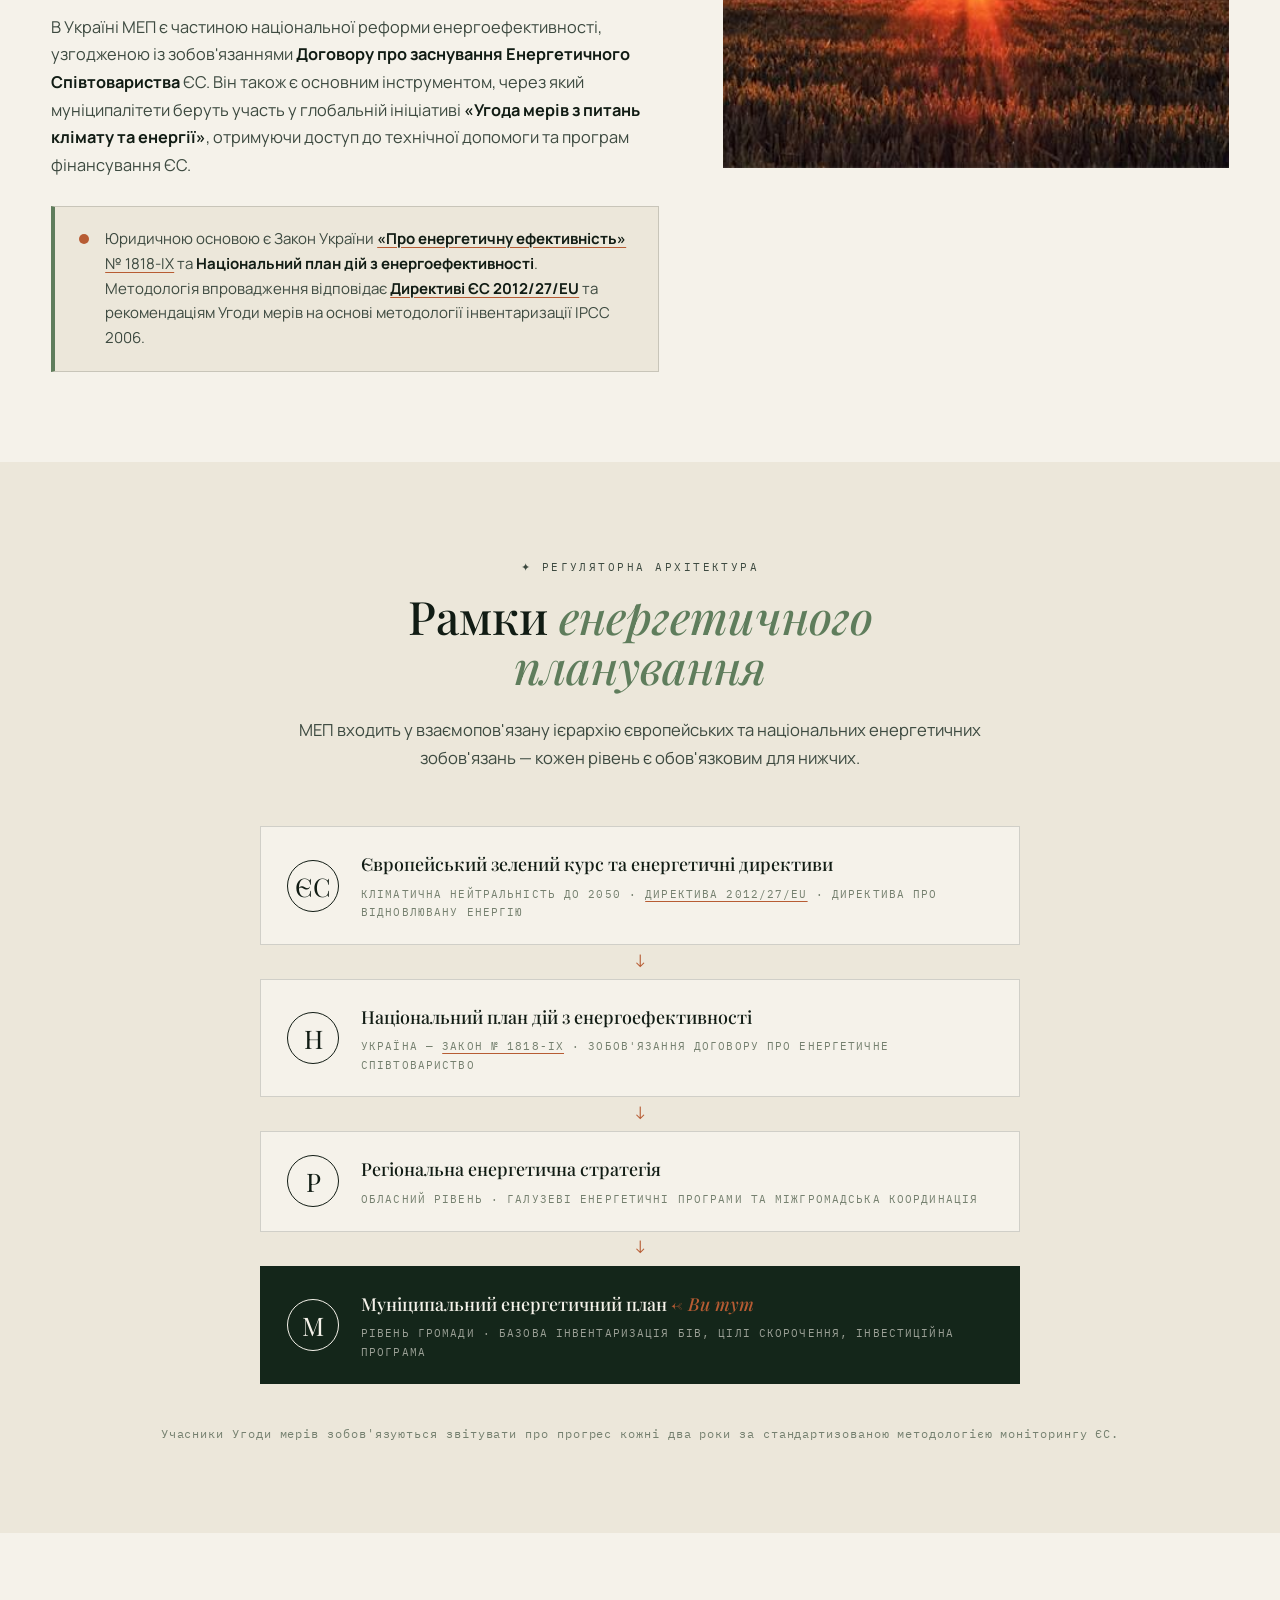
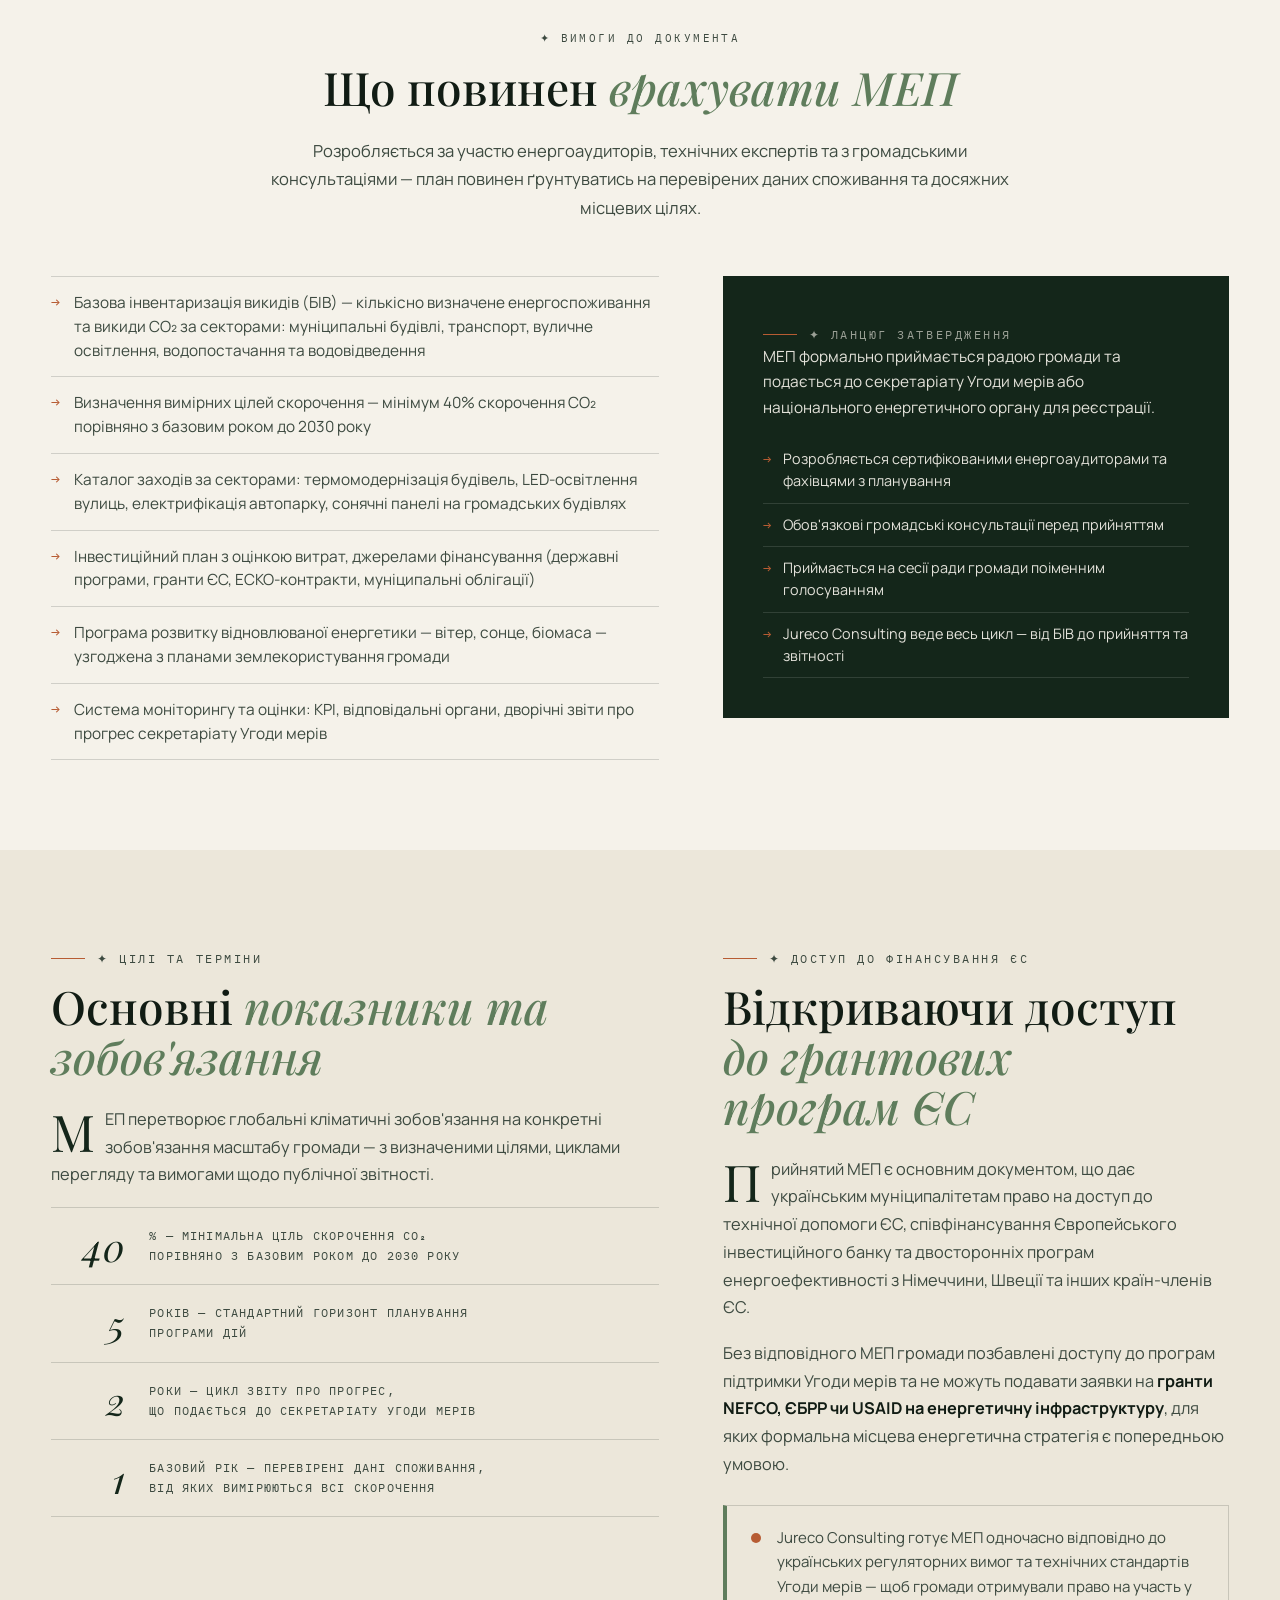
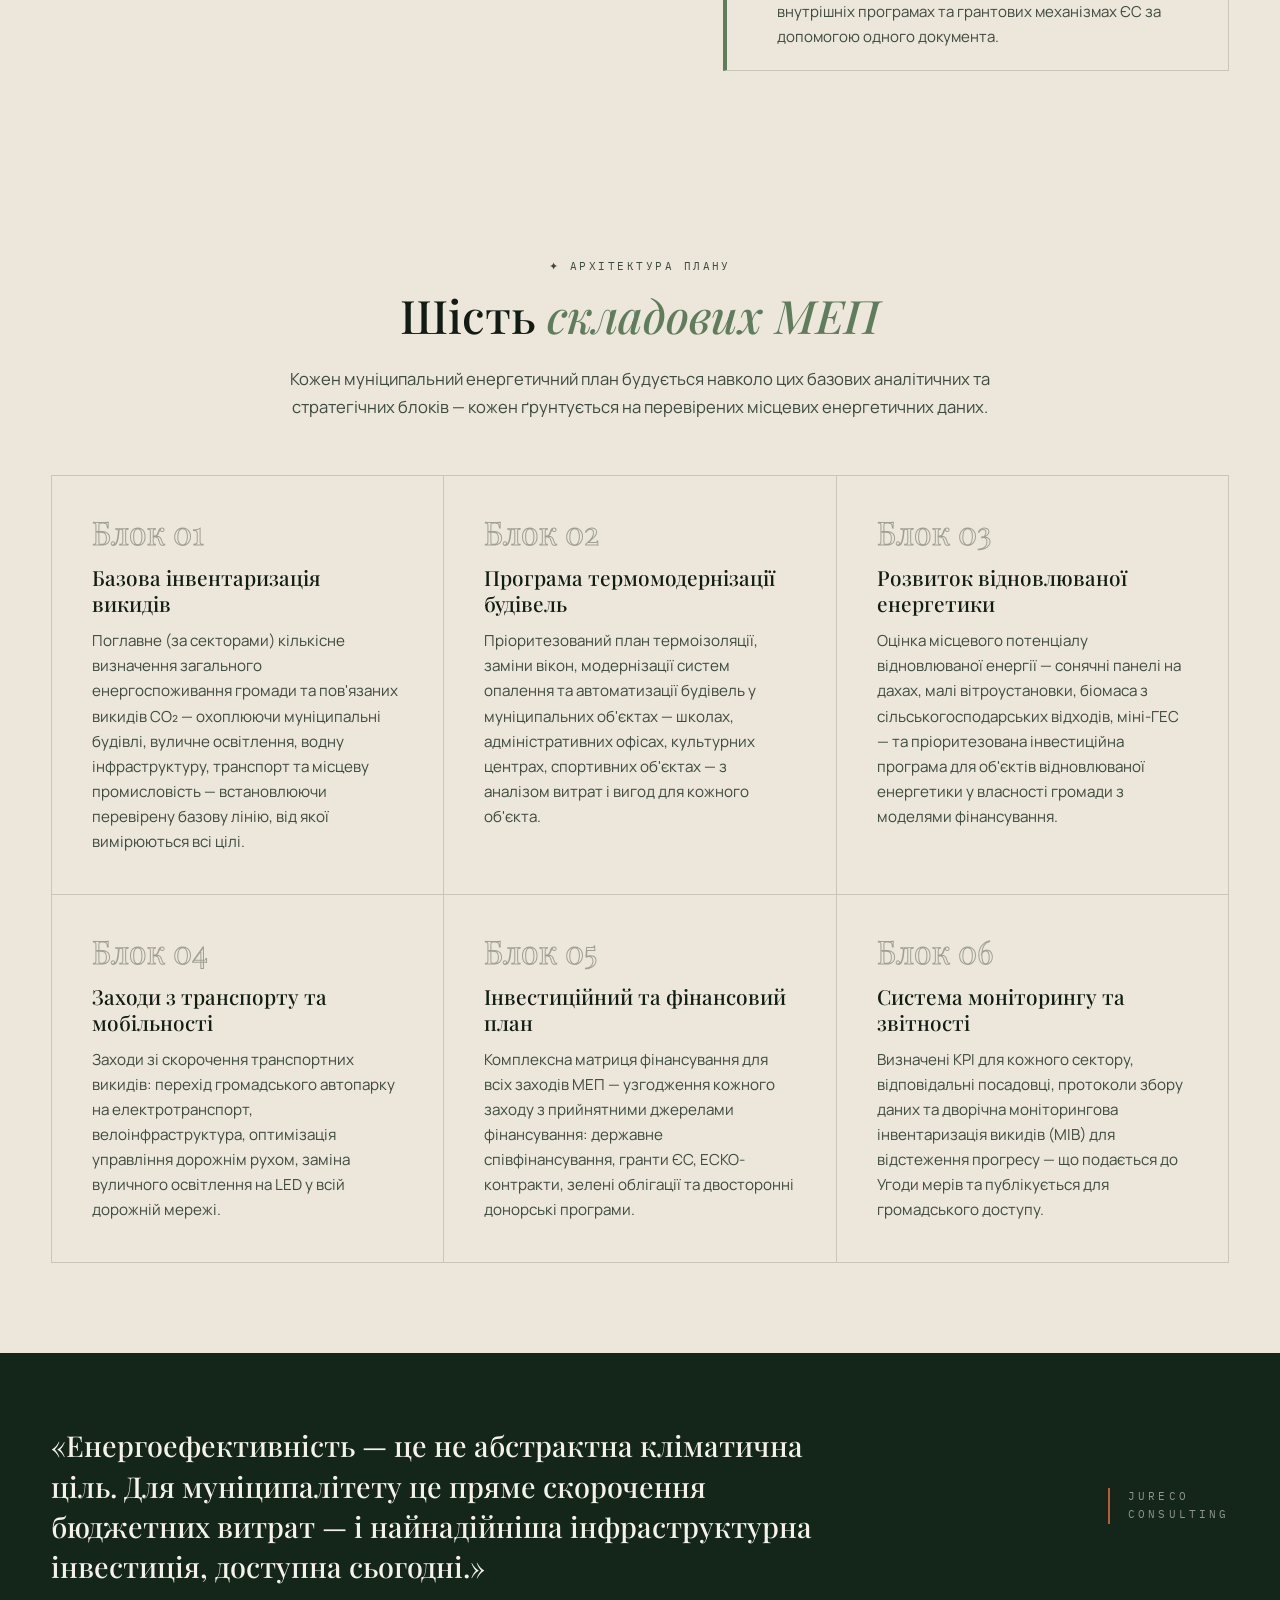
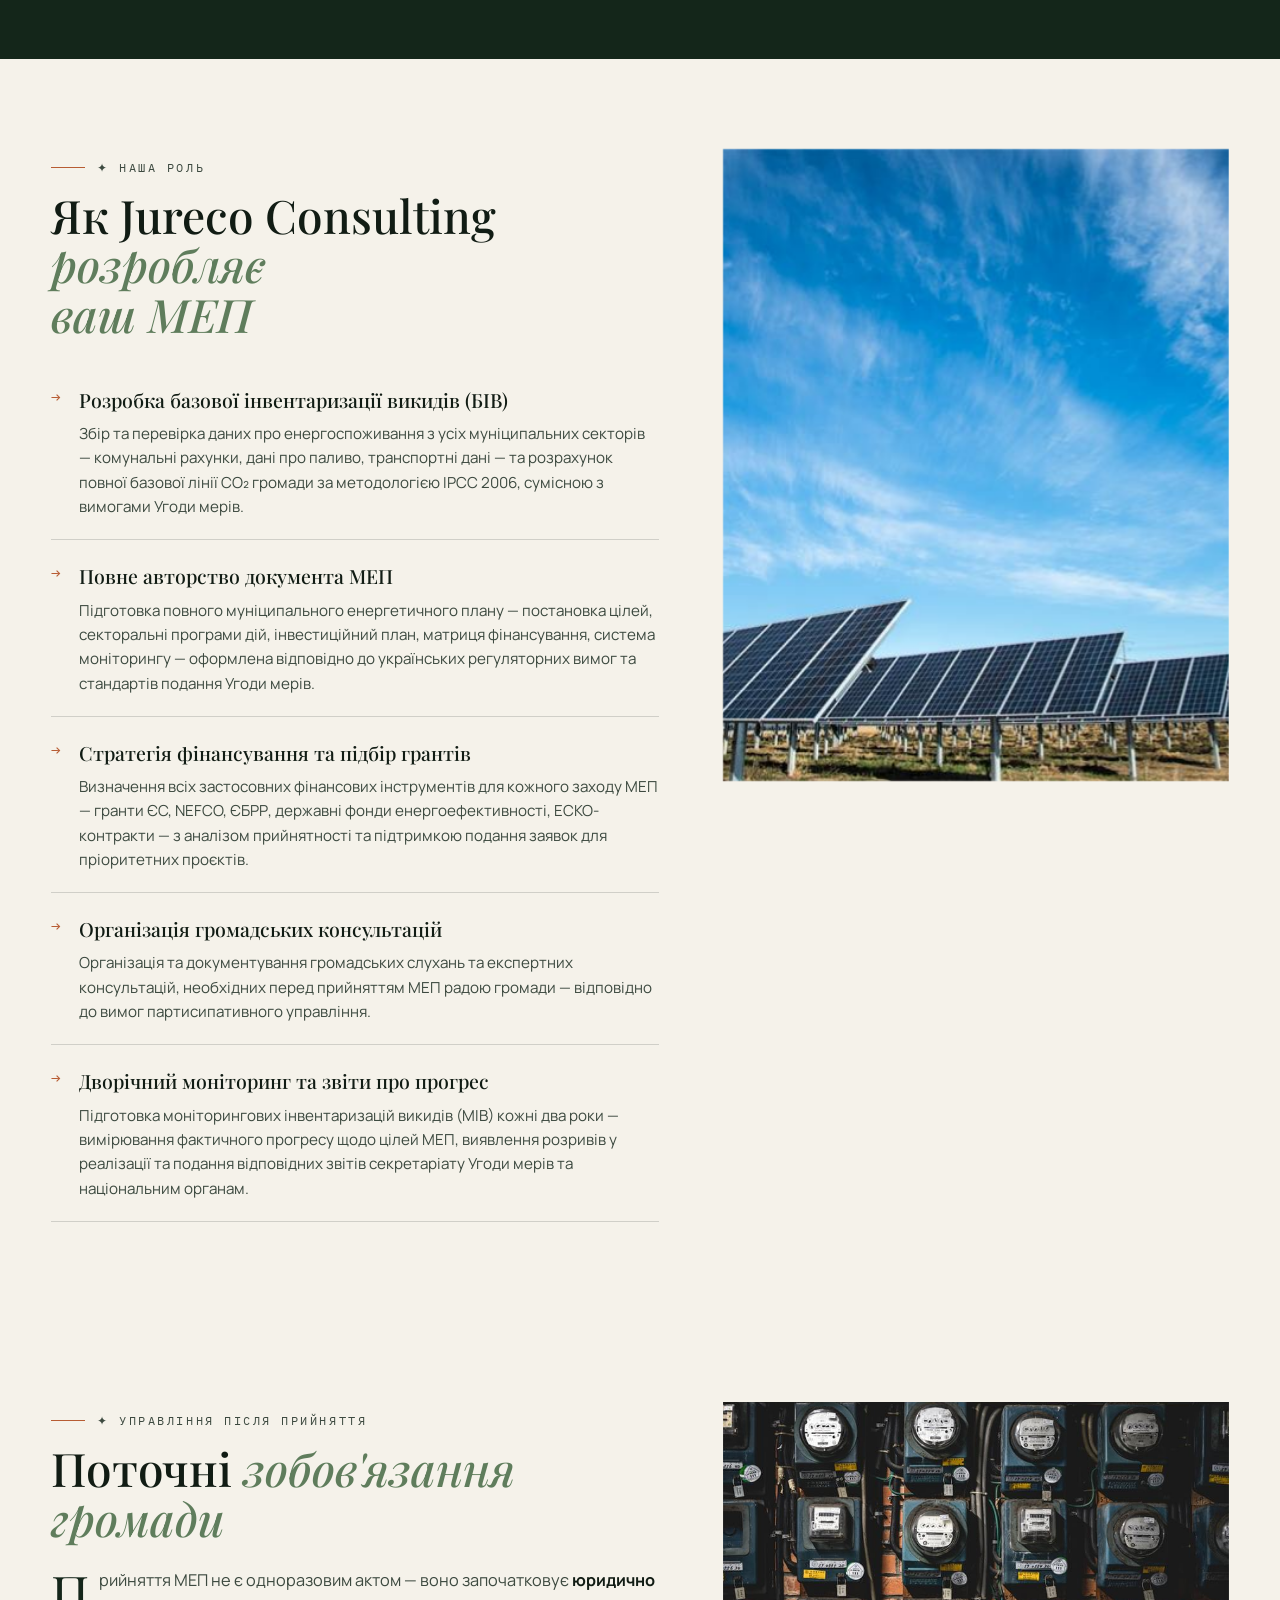
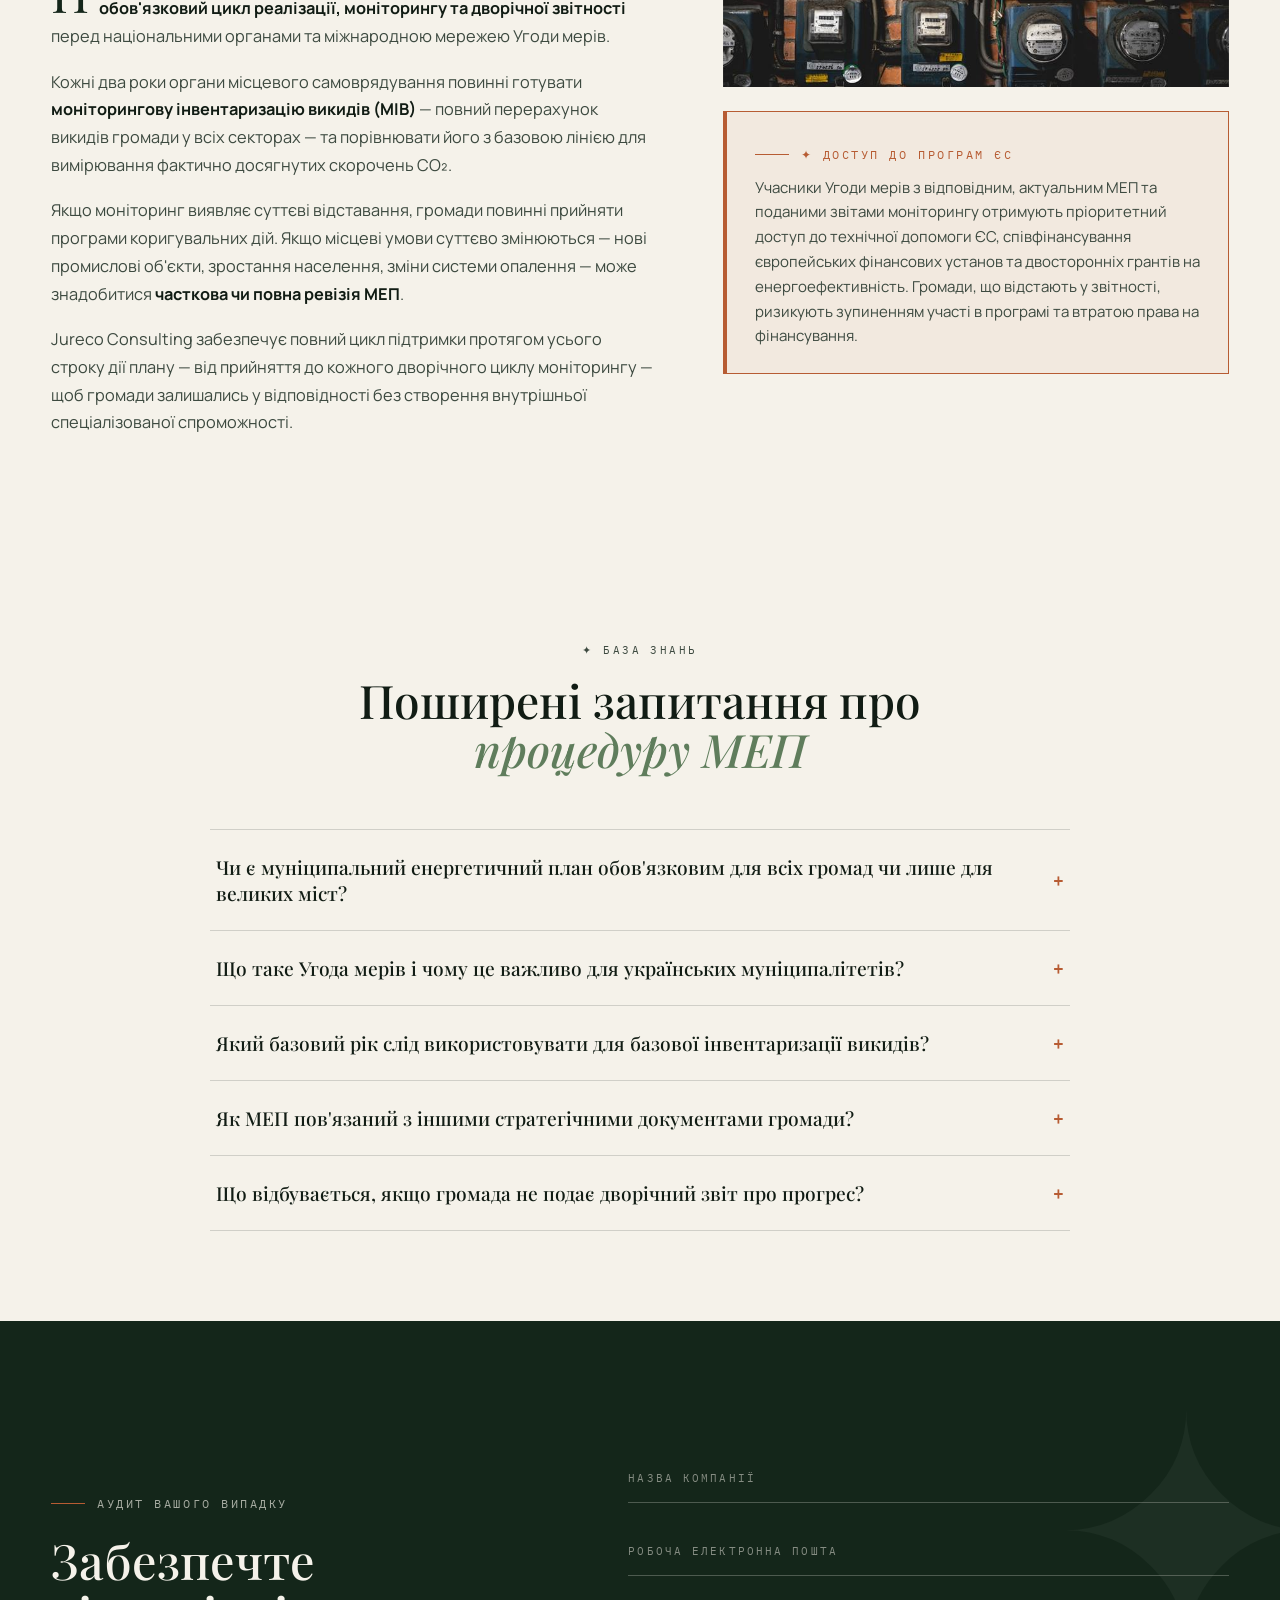
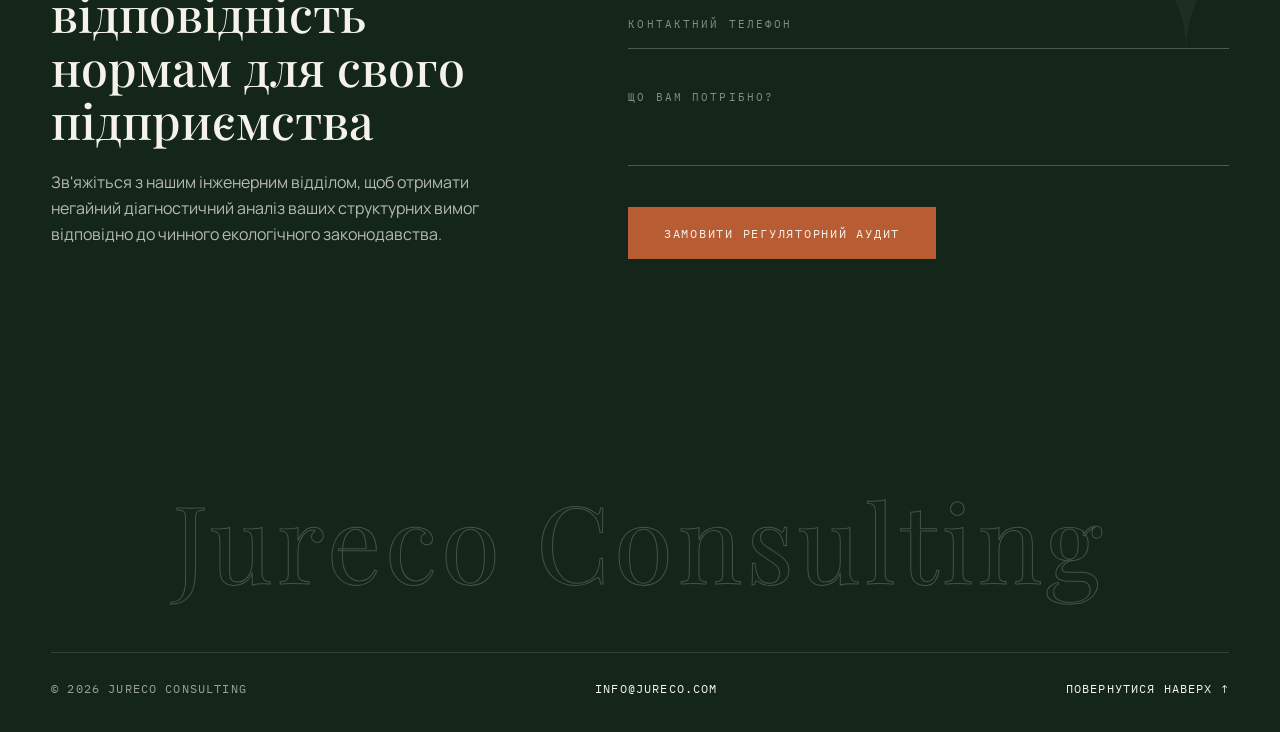
<file: mep.html>
<!DOCTYPE html>
<html lang="uk">
<head>
    <meta charset="UTF-8">
    <meta name="viewport" content="width=device-width, initial-scale=1.0">
    <title>Муніципальний енергетичний план (МЕП) — Jureco Consulting</title>
    <meta name="description" content="Муніципальний енергетичний план (МЕП) — базова інвентаризація викидів, цілі скорочення CO2 та доступ до грантів ЄС. Розробка під ключ від Jureco Consulting.">
    <link rel="preconnect" href="https://fonts.googleapis.com">
    <link rel="preconnect" href="https://fonts.gstatic.com" crossorigin>
    <link href="https://fonts.googleapis.com/css2?family=Playfair+Display:ital,wght@0,400;0,500;0,600;1,400;1,500&family=Manrope:wght@400;500;700&family=IBM+Plex+Mono:wght@400;500&display=swap" rel="stylesheet">
    <script>document.documentElement.classList.add('js');</script>
    <link rel="stylesheet" href="home.css">
    <link rel="stylesheet" href="inner.css">
</head>
<body id="top">

<!-- HEADER -->
<header class="hd solid">
    <a href="index.html" class="hd-logo" aria-label="Jureco Consulting — головна">
        <img src="photos/logo-200.png" alt="Jureco Consulting" width="200" height="180">
    </a>

    <nav class="hd-nav" aria-label="Основна навігація">
        <div class="hd-item">
            <button class="hd-link" aria-haspopup="true">Послуги <span class="tick">&#9662;</span></button>
            <div class="hd-drop">
                <div class="hd-drop-label">Екологічні послуги</div>
                <div class="hd-drop-grid">
                    <a href="eia.html">
                        <span class="n">01</span>
                        <span><span class="t">ОВД — Оцінка впливу на довкілля</span><span class="s">Процедура та дозволи перед початком діяльності</span></span>
                    </a>
                    <a href="lap.html">
                        <span class="n">02</span>
                        <span><span class="t">ІЕД — Інтегрований екологічний дозвіл</span><span class="s">Відповідність Директиві ЄС 2010/75/EU</span></span>
                    </a>
                    <a href="sea.html">
                        <span class="n">03</span>
                        <span><span class="t">СЕО — Стратегічна екологічна оцінка</span><span class="s">Процедура для документів державного планування</span></span>
                    </a>
                    <a href="lwmp.html">
                        <span class="n">04</span>
                        <span><span class="t">МПУВ — Місцевий план управління відходами</span><span class="s">Планування на рівні громади</span></span>
                    </a>
                    <a href="mep.html">
                        <span class="n">05</span>
                        <span><span class="t">МЕП — Муніципальний енергетичний план</span><span class="s">Місцева енергоефективність та відновлювані джерела</span></span>
                    </a>
                    <a href="cds.html">
                        <span class="n">06</span>
                        <span><span class="t">СРГ — Стратегія розвитку громади</span><span class="s">Інтегрований план розвитку громади</span></span>
                    </a>
                </div>
            </div>
        </div>
        <div class="hd-item">
            <button class="hd-link" aria-haspopup="true">Про нас <span class="tick">&#9662;</span></button>
            <div class="hd-drop narrow">
                <div class="hd-drop-grid">
                    <a href="about.html#team">
                        <span class="n">a.</span>
                        <span><span class="t">Наша команда</span><span class="s">Інженери та юридичні експерти</span></span>
                    </a>
                    <a href="about.html#story">
                        <span class="n">b.</span>
                        <span><span class="t">Наша історія</span><span class="s">Засновано у 2026 році</span></span>
                    </a>
                    <a href="#">
                        <span class="n">c.</span>
                        <span><span class="t">Новини та аналітика</span><span class="s">Оновлення законодавства</span></span>
                    </a>
                </div>
            </div>
        </div>
    </nav>

    <a href="#contact" class="hd-cta"><span>Зв'язатися з нами</span></a>

    <button class="hd-burger" aria-label="Меню" aria-expanded="false">
        <span></span><span></span><span></span>
    </button>
</header>

<nav class="m-menu" aria-label="Мобільне меню">
    <span class="mm-ghost" aria-hidden="true">Jureco</span>
    <div class="mm-inner">
        <div class="mm-grp"><span>Екологічні послуги</span><span class="mm-cnt">( 06 )</span></div>
        <a href="eia.html" class="mm-link"><span class="mm-n">01</span><span class="mm-t">ОВД — Оцінка впливу на довкілля</span><span class="mm-a" aria-hidden="true">↗</span></a>
        <a href="lap.html" class="mm-link"><span class="mm-n">02</span><span class="mm-t">ІЕД — Інтегрований екологічний дозвіл</span><span class="mm-a" aria-hidden="true">↗</span></a>
        <a href="sea.html" class="mm-link"><span class="mm-n">03</span><span class="mm-t">СЕО — Стратегічна екологічна оцінка</span><span class="mm-a" aria-hidden="true">↗</span></a>
        <a href="lwmp.html" class="mm-link"><span class="mm-n">04</span><span class="mm-t">МПУВ — Місцевий план управління відходами</span><span class="mm-a" aria-hidden="true">↗</span></a>
        <a href="mep.html" class="mm-link"><span class="mm-n">05</span><span class="mm-t">МЕП — Муніципальний енергетичний план</span><span class="mm-a" aria-hidden="true">↗</span></a>
        <a href="cds.html" class="mm-link"><span class="mm-n">06</span><span class="mm-t">СРГ — Стратегія розвитку громади</span><span class="mm-a" aria-hidden="true">↗</span></a>

        <div class="mm-grp"><span>Про нас</span></div>
        <a href="about.html#team" class="mm-link"><span class="mm-n">a.</span><span class="mm-t">Наша команда</span><span class="mm-a" aria-hidden="true">↗</span></a>
        <a href="about.html#story" class="mm-link"><span class="mm-n">b.</span><span class="mm-t">Наша історія</span><span class="mm-a" aria-hidden="true">↗</span></a>
        <a href="#" class="mm-link"><span class="mm-n">c.</span><span class="mm-t">Новини та аналітика</span><span class="mm-a" aria-hidden="true">↗</span></a>

        <a href="#contact" class="mm-cta"><span>Зв'язатися з нами</span></a>

        <div class="mm-foot">
            <a href="mailto:info@jureco.com">info@jureco.com</a>
            <span>© 2026 Jureco Consulting</span>
        </div>
    </div>
</nav>

<!-- BREADCRUMB -->
<nav class="bc-bar">
    <div class="bc">
        <a href="index.html">Головна</a>
        <span class="bc-sep">/</span>
        <a href="index.html">Послуги</a>
        <span class="bc-sep">/</span>
        <a href="index.html">Енергетичне планування</a>
        <span class="bc-sep">/</span>
        <span class="bc-cur">Муніципальний енергетичний план</span>
    </div>
</nav>

<!-- HERO -->
<section class="mep-hero fade-up">
    <div>
        <div class="hero-tag-row">
            <span class="tag-mono">✦ Енергетичне планування</span>
            <a class="pill pill-eu" href="https://zakon.rada.gov.ua/laws/show/1818-20" target="_blank" rel="noopener">Закон № 1818-IX</a>
            <a class="pill pill-new" href="https://eur-lex.europa.eu/legal-content/EN/TXT/?uri=CELEX:32012L0027" target="_blank" rel="noopener">Директива ЄС 2012/27/EU</a>
        </div>
        <h1 class="hero-h1">
            Муніципальний<br>енергетичний<br>
            <span class="accent">план<br>(МЕП)</span>
        </h1>
        <p class="hero-sub">Стратегічний документ планування, що визначає шлях територіальної громади до енергоефективності, скорочення викидів парникових газів та переходу до відновлюваних джерел енергії — обов'язковий за енергетичним законодавством України та узгоджений із зобов'язаннями Угоди мерів ЄС.</p>
        <div class="hero-law-strip">
            <span class="law-star">⚖</span>
            <p>Регулюється Законом України <a class="law-a" href="https://zakon.rada.gov.ua/laws/show/1818-20" target="_blank" rel="noopener"><strong>«Про енергетичну ефективність»</strong> № 1818-IX</a> · <a class="law-a" href="https://eur-lex.europa.eu/legal-content/EN/TXT/?uri=CELEX:32012L0027" target="_blank" rel="noopener">Директивою ЄС <strong>2012/27/EU</strong></a> про енергоефективність · Угодою мерів з питань клімату та енергії — базова методологія <strong>IPCC 2006</strong>.</p>
        </div>
    </div>
    <div>
        <div class="hero-img-wrap">
            <img src="photos/u1509391366360.jpg" srcset="photos/u1509391366360-800.jpg 800w, photos/u1509391366360.jpg 1200w" sizes="(max-width: 1024px) 92vw, 46vw" alt="Сонячні панелі та інфраструктура відновлюваної енергії" width="1200" height="798" fetchpriority="high" decoding="async">
        </div>
        </div>
    </div>
</section>

<!-- STATS -->
<div class="stats-row fade-up">
    <div class="stat">
        <div class="stat-n">40<span>%</span></div>
        <div class="stat-l">Мінімальна ціль скорочення CO₂ до 2030 року</div>
    </div>
    <div class="stat">
        <div class="stat-n">5<span> років</span></div>
        <div class="stat-l">Стандартний горизонт програми дій</div>
    </div>
    <div class="stat">
        <div class="stat-n">2<span> роки</span></div>
        <div class="stat-l">Цикл звіту про прогрес Угоди мерів</div>
    </div>
    <div class="stat">
        <div class="stat-n">ЄС<span>/UA</span></div>
        <div class="stat-l">Подвійний стандарт відповідності</div>
    </div>
</div>

<!-- DEFINITION BLOCK -->
<section class="def-block fade-up">
    <div>
        <div class="eyebrow">✦ Визначення</div>
        <h2 class="section-title">Що таке <span class="accent">муніципальний<br>енергетичний план?</span></h2>
        <div class="rich">
            <p><strong>Муніципальний енергетичний план (МЕП)</strong> — це стратегічний управлінський документ, через який орган місцевого самоврядування бере на себе зобов'язання скорочувати викиди CO₂ та підвищувати енергетичну стійкість у всіх секторах своєї юрисдикції — будівлях, транспорті, вуличному освітленні, водоочищенні та місцевих підприємствах.</p>
            <p>План ґрунтується на <strong>базовій інвентаризації викидів (БІВ)</strong> — поглавному (за секторами) кількісному визначенні енергоспоживання громади та пов'язаних викидів парникових газів — на основі якого визначаються цілі скорочення, заходи з ефективності та інвестиції у відновлювану енергетику.</p>
            <p>В Україні МЕП є частиною національної реформи енергоефективності, узгодженою із зобов'язаннями <strong>Договору про заснування Енергетичного Співтовариства</strong> ЄС. Він також є основним інструментом, через який муніципалітети беруть участь у глобальній ініціативі <strong>«Угода мерів з питань клімату та енергії»</strong>, отримуючи доступ до технічної допомоги та програм фінансування ЄС.</p>
        </div>
        <div class="info-card">
            <div class="ic-dot"></div>
            <p>Юридичною основою є Закон України <a class="law-a" href="https://zakon.rada.gov.ua/laws/show/1818-20" target="_blank" rel="noopener"><strong>«Про енергетичну ефективність»</strong> № 1818-IX</a> та <strong>Національний план дій з енергоефективності</strong>. Методологія впровадження відповідає <a class="law-a" href="https://eur-lex.europa.eu/legal-content/EN/TXT/?uri=CELEX:32012L0027" target="_blank" rel="noopener"><strong>Директиві ЄС 2012/27/EU</strong></a> та рекомендаціям Угоди мерів на основі методології інвентаризації IPCC 2006.</p>
        </div>
    </div>
    <div>
        <div class="img-frame">
            <img src="photos/u1466611653911.jpg" srcset="photos/u1466611653911-800.jpg 800w, photos/u1466611653911.jpg 1200w" sizes="(max-width: 1024px) 92vw, 46vw" alt="Інфраструктура та планування вітроенергетики" width="1200" height="800" loading="lazy" decoding="async">
        </div>
    </div>
</section>

<!-- EU FRAMEWORK / HIERARCHY -->
<section class="levels-block fade-up">
    <div class="center-head">
        <span class="tag-mono tag-mono-center">✦ Регуляторна архітектура</span>
        <h2 class="section-title">Рамки <span class="accent">енергетичного<br>планування</span></h2>
        <p>МЕП входить у взаємопов'язану ієрархію європейських та національних енергетичних зобов'язань — кожен рівень є обов'язковим для нижчих.</p>
    </div>
    <div class="levels-chain">
        <div class="level-item">
            <div class="level-num">ЄС</div>
            <div class="level-text">
                <h3>Європейський зелений курс та енергетичні директиви</h3>
                <p>Кліматична нейтральність до 2050 · <a class="law-a" href="https://eur-lex.europa.eu/legal-content/EN/TXT/?uri=CELEX:32012L0027" target="_blank" rel="noopener">Директива 2012/27/EU</a> · Директива про відновлювану енергію</p>
            </div>
            <span class="level-arrow">↓</span>
        </div>
        <div class="level-item">
            <div class="level-num">Н</div>
            <div class="level-text">
                <h3>Національний план дій з енергоефективності</h3>
                <p>Україна — <a class="law-a" href="https://zakon.rada.gov.ua/laws/show/1818-20" target="_blank" rel="noopener">Закон № 1818-IX</a> · Зобов'язання Договору про Енергетичне Співтовариство</p>
            </div>
            <span class="level-arrow">↓</span>
        </div>
        <div class="level-item">
            <div class="level-num">Р</div>
            <div class="level-text">
                <h3>Регіональна енергетична стратегія</h3>
                <p>Обласний рівень · Галузеві енергетичні програми та міжгромадська координація</p>
            </div>
            <span class="level-arrow">↓</span>
        </div>
        <div class="level-item active-level">
            <div class="level-num">М</div>
            <div class="level-text">
                <h3>Муніципальний енергетичний план <em class="level-here-tag">← Ви тут</em></h3>
                <p>Рівень громади · Базова інвентаризація БІВ, цілі скорочення, інвестиційна програма</p>
            </div>
        </div>
    </div>
    <p class="levels-footnote">Учасники Угоди мерів зобов'язуються звітувати про прогрес кожні два роки за стандартизованою методологією моніторингу ЄС.</p>
</section>

<!-- WHAT MEP MUST INCLUDE -->
<section class="who-dev-block fade-up">
    <div class="center-head">
        <span class="tag-mono tag-mono-center">✦ Вимоги до документа</span>
        <h2 class="section-title">Що повинен <span class="accent">врахувати МЕП</span></h2>
        <p>Розробляється за участю енергоаудиторів, технічних експертів та з громадськими консультаціями — план повинен ґрунтуватись на перевірених даних споживання та досяжних місцевих цілях.</p>
    </div>
    <div class="who-dev-grid">
        <div>
            <ul class="oblig-check-list">
                <li><span class="oc-arrow">→</span>Базова інвентаризація викидів (БІВ) — кількісно визначене енергоспоживання та викиди CO₂ за секторами: муніципальні будівлі, транспорт, вуличне освітлення, водопостачання та водовідведення</li>
                <li><span class="oc-arrow">→</span>Визначення вимірних цілей скорочення — мінімум 40% скорочення CO₂ порівняно з базовим роком до 2030 року</li>
                <li><span class="oc-arrow">→</span>Каталог заходів за секторами: термомодернізація будівель, LED-освітлення вулиць, електрифікація автопарку, сонячні панелі на громадських будівлях</li>
                <li><span class="oc-arrow">→</span>Інвестиційний план з оцінкою витрат, джерелами фінансування (державні програми, гранти ЄС, ЕСКО-контракти, муніципальні облігації)</li>
                <li><span class="oc-arrow">→</span>Програма розвитку відновлюваної енергетики — вітер, сонце, біомаса — узгоджена з планами землекористування громади</li>
                <li><span class="oc-arrow">→</span>Система моніторингу та оцінки: KPI, відповідальні органи, дворічні звіти про прогрес секретаріату Угоди мерів</li>
            </ul>
        </div>
        <div>
            <div class="approval-panel">
                <div class="eyebrow">✦ Ланцюг затвердження</div>
                <p>МЕП формально приймається радою громади та подається до секретаріату Угоди мерів або національного енергетичного органу для реєстрації.</p>
                <ul class="approval-list">
                    <li><span class="al-arrow">→</span> Розробляється сертифікованими енергоаудиторами та фахівцями з планування</li>
                    <li><span class="al-arrow">→</span> Обов'язкові громадські консультації перед прийняттям</li>
                    <li><span class="al-arrow">→</span> Приймається на сесії ради громади поіменним голосуванням</li>
                    <li><span class="al-arrow">→</span> Jureco Consulting веде весь цикл — від БІВ до прийняття та звітності</li>
                </ul>
            </div>
        </div>
    </div>
</section>

<!-- KEY FACTS -->
<section class="facts-block fade-up">
    <div>
        <div class="eyebrow">✦ Цілі та терміни</div>
        <h2 class="section-title">Основні <span class="accent">показники та<br>зобов'язання</span></h2>
        <div class="rich facts-rich">
            <p>МЕП перетворює глобальні кліматичні зобов'язання на конкретні зобов'язання масштабу громади — з визначеними цілями, циклами перегляду та вимогами щодо публічної звітності.</p>
        </div>
        <div class="facts-timeline">
            <div class="fact-row">
                <div class="fact-num">40</div>
                <div class="fact-label">% — мінімальна ціль скорочення CO₂<br>порівняно з базовим роком до 2030 року</div>
            </div>
            <div class="fact-row">
                <div class="fact-num">5</div>
                <div class="fact-label">Років — стандартний горизонт планування<br>програми дій</div>
            </div>
            <div class="fact-row">
                <div class="fact-num">2</div>
                <div class="fact-label">Роки — цикл звіту про прогрес,<br>що подається до секретаріату Угоди мерів</div>
            </div>
            <div class="fact-row">
                <div class="fact-num">1</div>
                <div class="fact-label">Базовий рік — перевірені дані споживання,<br>від яких вимірюються всі скорочення</div>
            </div>
        </div>
    </div>
    <div>
        <div class="eyebrow">✦ Доступ до фінансування ЄС</div>
        <h2 class="section-title">Відкриваючи доступ <span class="accent">до грантових<br>програм ЄС</span></h2>
        <div class="rich facts-rich">
            <p>Прийнятий МЕП є основним документом, що дає українським муніципалітетам право на доступ до технічної допомоги ЄС, співфінансування Європейського інвестиційного банку та двосторонніх програм енергоефективності з Німеччини, Швеції та інших країн-членів ЄС.</p>
            <p>Без відповідного МЕП громади позбавлені доступу до програм підтримки Угоди мерів та не можуть подавати заявки на <strong>гранти NEFCO, ЄБРР чи USAID на енергетичну інфраструктуру</strong>, для яких формальна місцева енергетична стратегія є попередньою умовою.</p>
        </div>
        <div class="info-card">
            <div class="ic-dot"></div>
            <p>Jureco Consulting готує МЕП одночасно відповідно до українських регуляторних вимог та технічних стандартів Угоди мерів — щоб громади отримували право на участь у внутрішніх програмах та грантових механізмах ЄС за допомогою одного документа.</p>
        </div>
    </div>
</section>

<!-- SIX PILLARS -->
<section class="principles-block fade-up">
    <div class="center-head">
        <span class="tag-mono tag-mono-center">✦ Архітектура плану</span>
        <h2 class="section-title">Шість <span class="accent">складових МЕП</span></h2>
        <p>Кожен муніципальний енергетичний план будується навколо цих базових аналітичних та стратегічних блоків — кожен ґрунтується на перевірених місцевих енергетичних даних.</p>
    </div>
    <div class="principles-grid">
        <div class="principle-card">
            <div class="principle-num">Блок 01</div>
            <h3>Базова інвентаризація викидів</h3>
            <p>Поглавне (за секторами) кількісне визначення загального енергоспоживання громади та пов'язаних викидів CO₂ — охоплюючи муніципальні будівлі, вуличне освітлення, водну інфраструктуру, транспорт та місцеву промисловість — встановлюючи перевірену базову лінію, від якої вимірюються всі цілі.</p>
        </div>
        <div class="principle-card">
            <div class="principle-num">Блок 02</div>
            <h3>Програма термомодернізації будівель</h3>
            <p>Пріоритезований план термоізоляції, заміни вікон, модернізації систем опалення та автоматизації будівель у муніципальних об'єктах — школах, адміністративних офісах, культурних центрах, спортивних об'єктах — з аналізом витрат і вигод для кожного об'єкта.</p>
        </div>
        <div class="principle-card">
            <div class="principle-num">Блок 03</div>
            <h3>Розвиток відновлюваної енергетики</h3>
            <p>Оцінка місцевого потенціалу відновлюваної енергії — сонячні панелі на дахах, малі вітроустановки, біомаса з сільськогосподарських відходів, міні-ГЕС — та пріоритезована інвестиційна програма для об'єктів відновлюваної енергетики у власності громади з моделями фінансування.</p>
        </div>
        <div class="principle-card">
            <div class="principle-num">Блок 04</div>
            <h3>Заходи з транспорту та мобільності</h3>
            <p>Заходи зі скорочення транспортних викидів: перехід громадського автопарку на електротранспорт, велоінфраструктура, оптимізація управління дорожнім рухом, заміна вуличного освітлення на LED у всій дорожній мережі.</p>
        </div>
        <div class="principle-card">
            <div class="principle-num">Блок 05</div>
            <h3>Інвестиційний та фінансовий план</h3>
            <p>Комплексна матриця фінансування для всіх заходів МЕП — узгодження кожного заходу з прийнятними джерелами фінансування: державне співфінансування, гранти ЄС, ЕСКО-контракти, зелені облігації та двосторонні донорські програми.</p>
        </div>
        <div class="principle-card">
            <div class="principle-num">Блок 06</div>
            <h3>Система моніторингу та звітності</h3>
            <p>Визначені KPI для кожного сектору, відповідальні посадовці, протоколи збору даних та дворічна моніторингова інвентаризація викидів (МІВ) для відстеження прогресу — що подається до Угоди мерів та публікується для громадського доступу.</p>
        </div>
    </div>
</section>

<!-- QUOTE STRIP -->
<div class="mep-quote-strip fade-up">
    <blockquote>«Енергоефективність — це не абстрактна кліматична ціль. Для муніципалітету це пряме скорочення бюджетних витрат — і найнадійніша інфраструктурна інвестиція, доступна сьогодні.»</blockquote>
    <span class="sq-label">Jureco<br>Consulting</span>
</div>

<!-- HOW JURECO HELPS -->
<section class="help-block lwmp-help fade-up">
    <div>
        <div class="eyebrow">✦ Наша роль</div>
        <h2 class="section-title">Як Jureco Consulting <span class="accent">розробляє<br>ваш МЕП</span></h2>
        <ul class="help-list">
            <li>
                <span class="help-arrow">→</span>
                <div>
                    <strong>Розробка базової інвентаризації викидів (БІВ)</strong>
                    <p>Збір та перевірка даних про енергоспоживання з усіх муніципальних секторів — комунальні рахунки, дані про паливо, транспортні дані — та розрахунок повної базової лінії CO₂ громади за методологією IPCC 2006, сумісною з вимогами Угоди мерів.</p>
                </div>
            </li>
            <li>
                <span class="help-arrow">→</span>
                <div>
                    <strong>Повне авторство документа МЕП</strong>
                    <p>Підготовка повного муніципального енергетичного плану — постановка цілей, секторальні програми дій, інвестиційний план, матриця фінансування, система моніторингу — оформлена відповідно до українських регуляторних вимог та стандартів подання Угоди мерів.</p>
                </div>
            </li>
            <li>
                <span class="help-arrow">→</span>
                <div>
                    <strong>Стратегія фінансування та підбір грантів</strong>
                    <p>Визначення всіх застосовних фінансових інструментів для кожного заходу МЕП — гранти ЄС, NEFCO, ЄБРР, державні фонди енергоефективності, ЕСКО-контракти — з аналізом прийнятності та підтримкою подання заявок для пріоритетних проєктів.</p>
                </div>
            </li>
            <li>
                <span class="help-arrow">→</span>
                <div>
                    <strong>Організація громадських консультацій</strong>
                    <p>Організація та документування громадських слухань та експертних консультацій, необхідних перед прийняттям МЕП радою громади — відповідно до вимог партисипативного управління.</p>
                </div>
            </li>
            <li>
                <span class="help-arrow">→</span>
                <div>
                    <strong>Дворічний моніторинг та звіти про прогрес</strong>
                    <p>Підготовка моніторингових інвентаризацій викидів (МІВ) кожні два роки — вимірювання фактичного прогресу щодо цілей МЕП, виявлення розривів у реалізації та подання відповідних звітів секретаріату Угоди мерів та національним органам.</p>
                </div>
            </li>
        </ul>
    </div>
    <div class="help-visual">
        <img class="help-img-main" src="photos/u1508514177221.jpg" srcset="photos/u1508514177221-800.jpg 800w, photos/u1508514177221.jpg 1200w" sizes="(max-width: 1024px) 92vw, 46vw" alt="Енергетичний консалтинг та муніципальне планування" width="1200" height="799" loading="lazy" decoding="async">
    </div>
    </div>
</section>

<!-- MONITORING OBLIGATIONS -->
<section class="monitoring-block fade-up">
    <div>
        <div class="eyebrow">✦ Управління після прийняття</div>
        <h2 class="section-title">Поточні <span class="accent">зобов'язання<br>громади</span></h2>
        <div class="rich">
            <p>Прийняття МЕП не є одноразовим актом — воно започатковує <strong>юридично обов'язковий цикл реалізації, моніторингу та дворічної звітності</strong> перед національними органами та міжнародною мережею Угоди мерів.</p>
            <p>Кожні два роки органи місцевого самоврядування повинні готувати <strong>моніторингову інвентаризацію викидів (МІВ)</strong> — повний перерахунок викидів громади у всіх секторах — та порівнювати його з базовою лінією для вимірювання фактично досягнутих скорочень CO₂.</p>
            <p>Якщо моніторинг виявляє суттєві відставання, громади повинні прийняти програми коригувальних дій. Якщо місцеві умови суттєво змінюються — нові промислові об'єкти, зростання населення, зміни системи опалення — може знадобитися <strong>часткова чи повна ревізія МЕП</strong>.</p>
            <p>Jureco Consulting забезпечує повний цикл підтримки протягом усього строку дії плану — від прийняття до кожного дворічного циклу моніторингу — щоб громади залишались у відповідності без створення внутрішньої спеціалізованої спроможності.</p>
        </div>
    </div>
    <div>
        <div class="img-frame-wide">
            <img src="photos/u1684684383508.jpg" srcset="photos/u1684684383508-800.jpg 800w, photos/u1684684383508.jpg 1200w" sizes="(max-width: 1024px) 92vw, 46vw" alt="Моніторинг та звітність енергоспоживання" width="1200" height="800" loading="lazy" decoding="async">
        </div>
        <div class="monitoring-infobox">
            <div class="eyebrow">✦ Доступ до програм ЄС</div>
            <p>Учасники Угоди мерів з відповідним, актуальним МЕП та поданими звітами моніторингу отримують пріоритетний доступ до технічної допомоги ЄС, співфінансування європейських фінансових установ та двосторонніх грантів на енергоефективність. Громади, що відстають у звітності, ризикують зупиненням участі в програмі та втратою права на фінансування.</p>
        </div>
    </div>
</section>

<!-- FAQ -->
<section class="faq-block fade-up">
    <div class="center-head">
        <span class="tag-mono tag-mono-center">✦ База знань</span>
        <h2 class="section-title">Поширені запитання про <span class="accent">процедуру МЕП</span></h2>
    </div>
    <div class="acc-wrap">
        <div class="acc-item">
            <button class="acc-btn">
                <span>Чи є муніципальний енергетичний план обов'язковим для всіх громад чи лише для великих міст?</span>
                <span class="acc-ico">+</span>
            </button>
            <div class="acc-panel">
                <p>Відповідно до <a class="law-a" href="https://zakon.rada.gov.ua/laws/show/1818-20" target="_blank" rel="noopener">Закону України «Про енергетичну ефективність» № 1818-IX</a>, органи місцевого самоврядування зобов'язані розробляти програми енергоефективності для територій своєї юрисдикції. Для громад-учасниць Угоди мерів МЕП є прямим і обов'язковим зобов'язанням, взятим у момент приєднання. Крім того, доступ до більшості програм фінансування енергоефективності ЄС та міжнародних установ вимагає наявності відповідного місцевого енергетичного плану як попередньої умови. На практиці будь-яка громада, що прагне отримати грантове фінансування ЄС на термомодернізацію будівель, відновлювану енергетику чи електрифікацію транспорту, повинна мати чинний МЕП.</p>
            </div>
        </div>
        <div class="acc-item">
            <button class="acc-btn">
                <span>Що таке Угода мерів і чому це важливо для українських муніципалітетів?</span>
                <span class="acc-ico">+</span>
            </button>
            <div class="acc-panel">
                <p>Угода мерів з питань клімату та енергії — найбільший у світі рух місцевих та регіональних органів влади, що добровільно беруть на себе кліматичні та енергетичні зобов'язання. Для українських муніципалітетів участь в Угоді надає прямий доступ до технічної допомоги ЄС через механізм ELENA, право на співфінансування Європейського інвестиційного банку та двосторонню підтримку країн-членів ЄС. Україна формально інтегрована в рамки Угоди, і українські муніципалітети, що приєднуються, отримують ті ж права, що й підписанти-члени ЄС. МЕП є основним документом, необхідним для формалізації та підтримання цієї участі.</p>
            </div>
        </div>
        <div class="acc-item">
            <button class="acc-btn">
                <span>Який базовий рік слід використовувати для базової інвентаризації викидів?</span>
                <span class="acc-ico">+</span>
            </button>
            <div class="acc-panel">
                <p>Рекомендації Угоди мерів пропонують використовувати 1990 рік як базовий, якщо наявні достовірні дані — оскільки це узгоджується з кліматичними протоколами ЄС та IPCC. Якщо дані 1990 року неможливо перевірити, прийнятним є найближчий рік, для якого існують повні й документально підтверджені дані енергоспоживання. Підхід Jureco Consulting передбачає ретельний аудит даних для визначення найбільш обґрунтованого базового року для кожної громади з подальшою побудовою перевіреної базової інвентаризації викидів на основі комунальних записів, даних про споживання палива та транспортної статистики.</p>
            </div>
        </div>
        <div class="acc-item">
            <button class="acc-btn">
                <span>Як МЕП пов'язаний з іншими стратегічними документами громади?</span>
                <span class="acc-ico">+</span>
            </button>
            <div class="acc-panel">
                <p>МЕП повинен бути узгоджений з Комплексним планом розвитку громади, планами землекористування та генеральним планом транспорту — оскільки вибір майданчиків для відновлюваної енергетики, пріоритети термомодернізації будівель та заходи мобільності перетинаються з рішеннями просторового планування. Він також повинен узгоджуватись з Регіональною енергетичною стратегією. Jureco Consulting проводить аналіз узгодженості між документами в межах розробки МЕП, щоб забезпечити відповідність та уникнути конфліктів з наявними документами планування — що є частою причиною заперечень ради під час прийняття.</p>
            </div>
        </div>
        <div class="acc-item">
            <button class="acc-btn">
                <span>Що відбувається, якщо громада не подає дворічний звіт про прогрес?</span>
                <span class="acc-ico">+</span>
            </button>
            <div class="acc-panel">
                <p>Невчасне подання дворічної моніторингової інвентаризації викидів призводить до перегляду статусу громади в Угоді мерів. Після пільгового періоду учасники, що не звітують, можуть бути виключені з Угоди — втрачаючи доступ до програм фінансування ЄС та технічної допомоги. На внутрішньому рівні невиконання звітності про реалізацію програми енергоефективності створює ризики невідповідності за Законом «Про енергетичну ефективність». Jureco Consulting рекомендує встановити внутрішній календар моніторингу з моменту прийняття МЕП і пропонує послугу річного супроводу для збору даних, розрахунку МІВ та своєчасного подання звітів.</p>
            </div>
        </div>
    </div>
</section>

<!-- CTA FORM -->
<!-- CTA FORM -->
<section id="contact" class="audit">
    <div class="audit-grid">
        <div class="audit-copy">
            <span class="eyebrow r-up">Аудит вашого випадку</span>
            <h2 class="r-up">Забезпечте відповідність нормам для свого підприємства</h2>
            <p class="audit-lead r-up">Зв'яжіться з нашим інженерним відділом, щоб отримати негайний діагностичний аналіз ваших структурних вимог відповідно до чинного екологічного законодавства.</p>
        </div>

        <form id="cta-audit-form" class="audit-form r-up" action="https://formspree.io/f/mqevwaqk" method="POST">
            <div class="field">
                <label for="f-company">Назва компанії</label>
                <input id="f-company" type="text" name="company" autocomplete="organization" required>
            </div>
            <div class="field">
                <label for="f-email">Робоча електронна пошта</label>
                <input id="f-email" type="email" name="email" autocomplete="email" required>
            </div>
            <div class="field">
                <label for="f-phone">Контактний телефон</label>
                <input id="f-phone" type="tel" name="phone" autocomplete="tel" required>
            </div>
            <div class="field">
                <label for="f-message">Що вам потрібно?</label>
                <textarea id="f-message" name="message" rows="3" required></textarea>
            </div>
            <input type="hidden" name="_subject" value="Нова заявка — JURECO (МЕП)">
            <button type="submit" class="btn-main btn-submit"><span class="lbl">Замовити регуляторний аудит</span></button>
            <p class="form-status" aria-live="polite"></p>
        </form>
    </div>
</section>

<!-- FOOTER -->
<footer class="foot">
    <div class="foot-word" aria-hidden="true">Jureco Consulting</div>
    <div class="foot-row">
        <span>&#169; 2026 Jureco Consulting</span>
        <a href="mailto:info@jureco.com">info@jureco.com</a>
        <a href="#top">Повернутися наверх &#8593;</a>
    </div>
</footer>

<script src="home.js"></script>
<script src="inner.js"></script>
<script src="form-handler.js"></script>
</body>
</html>
</file>
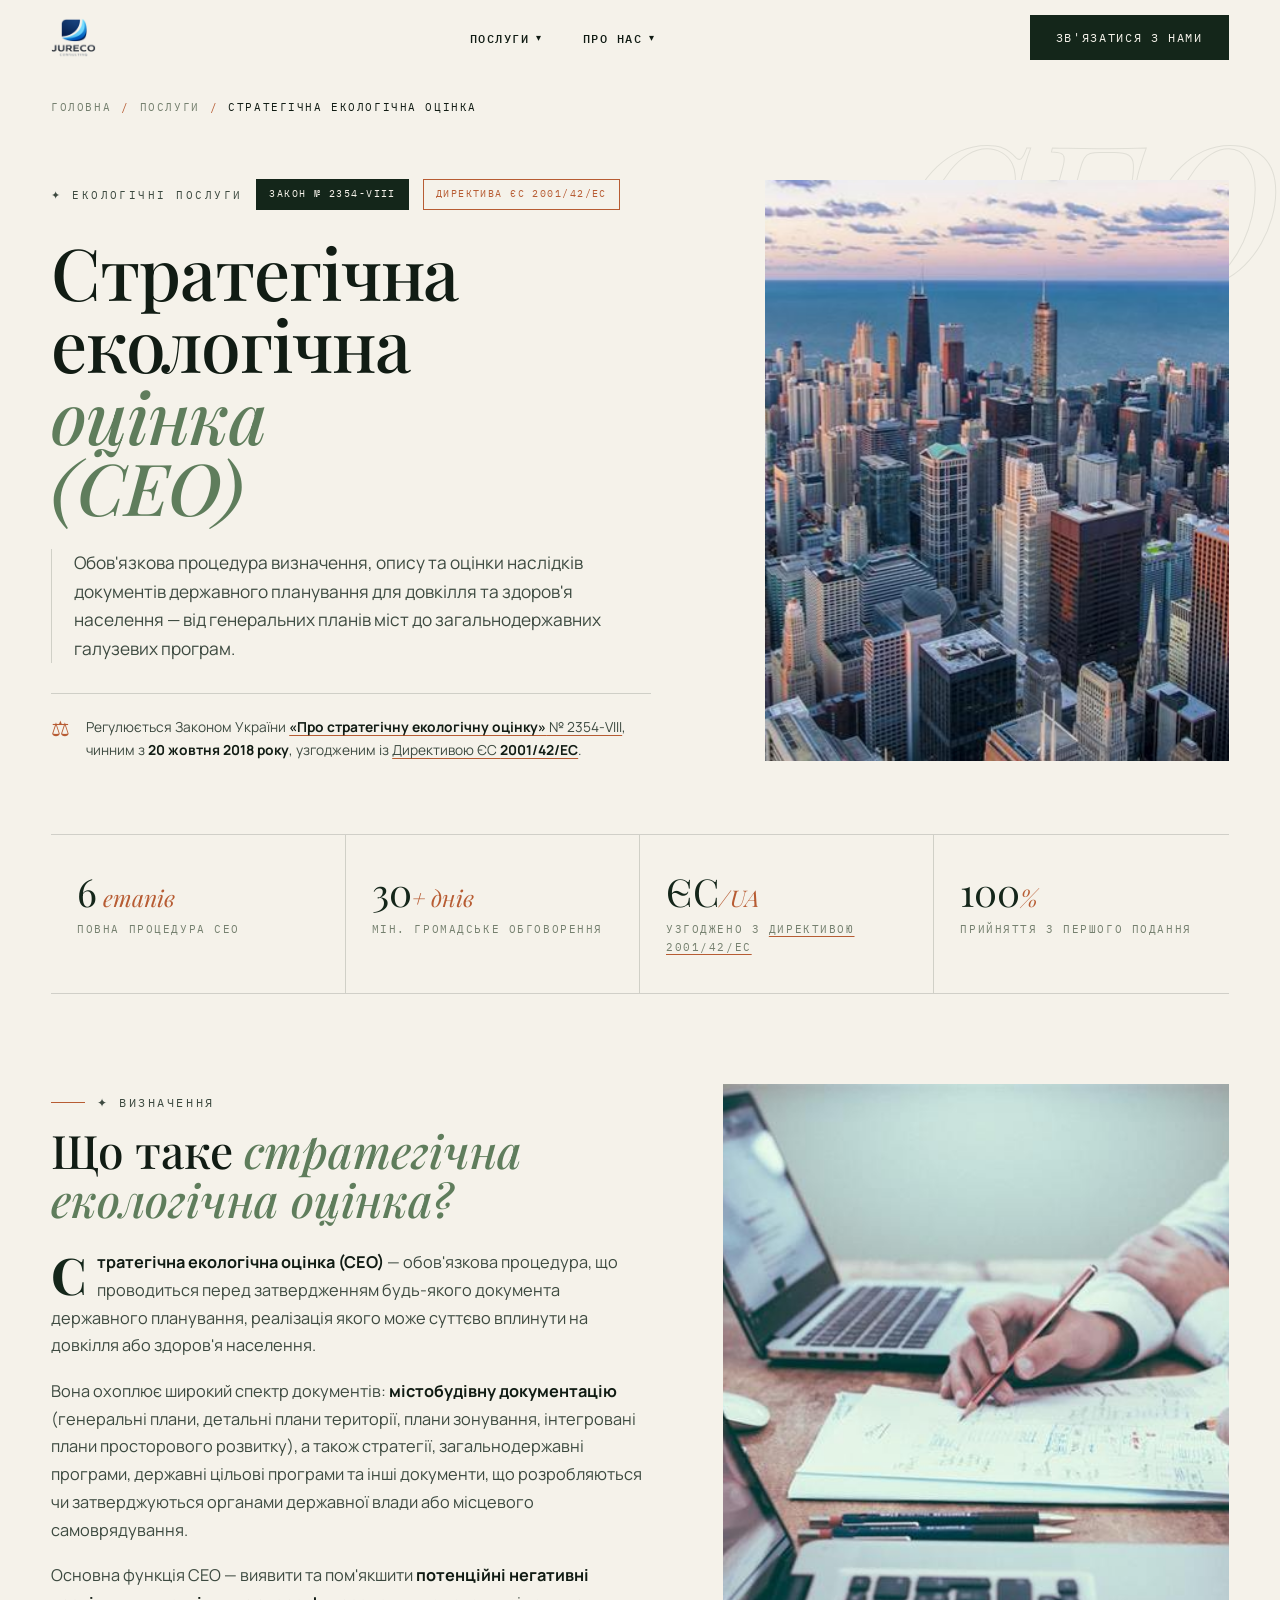
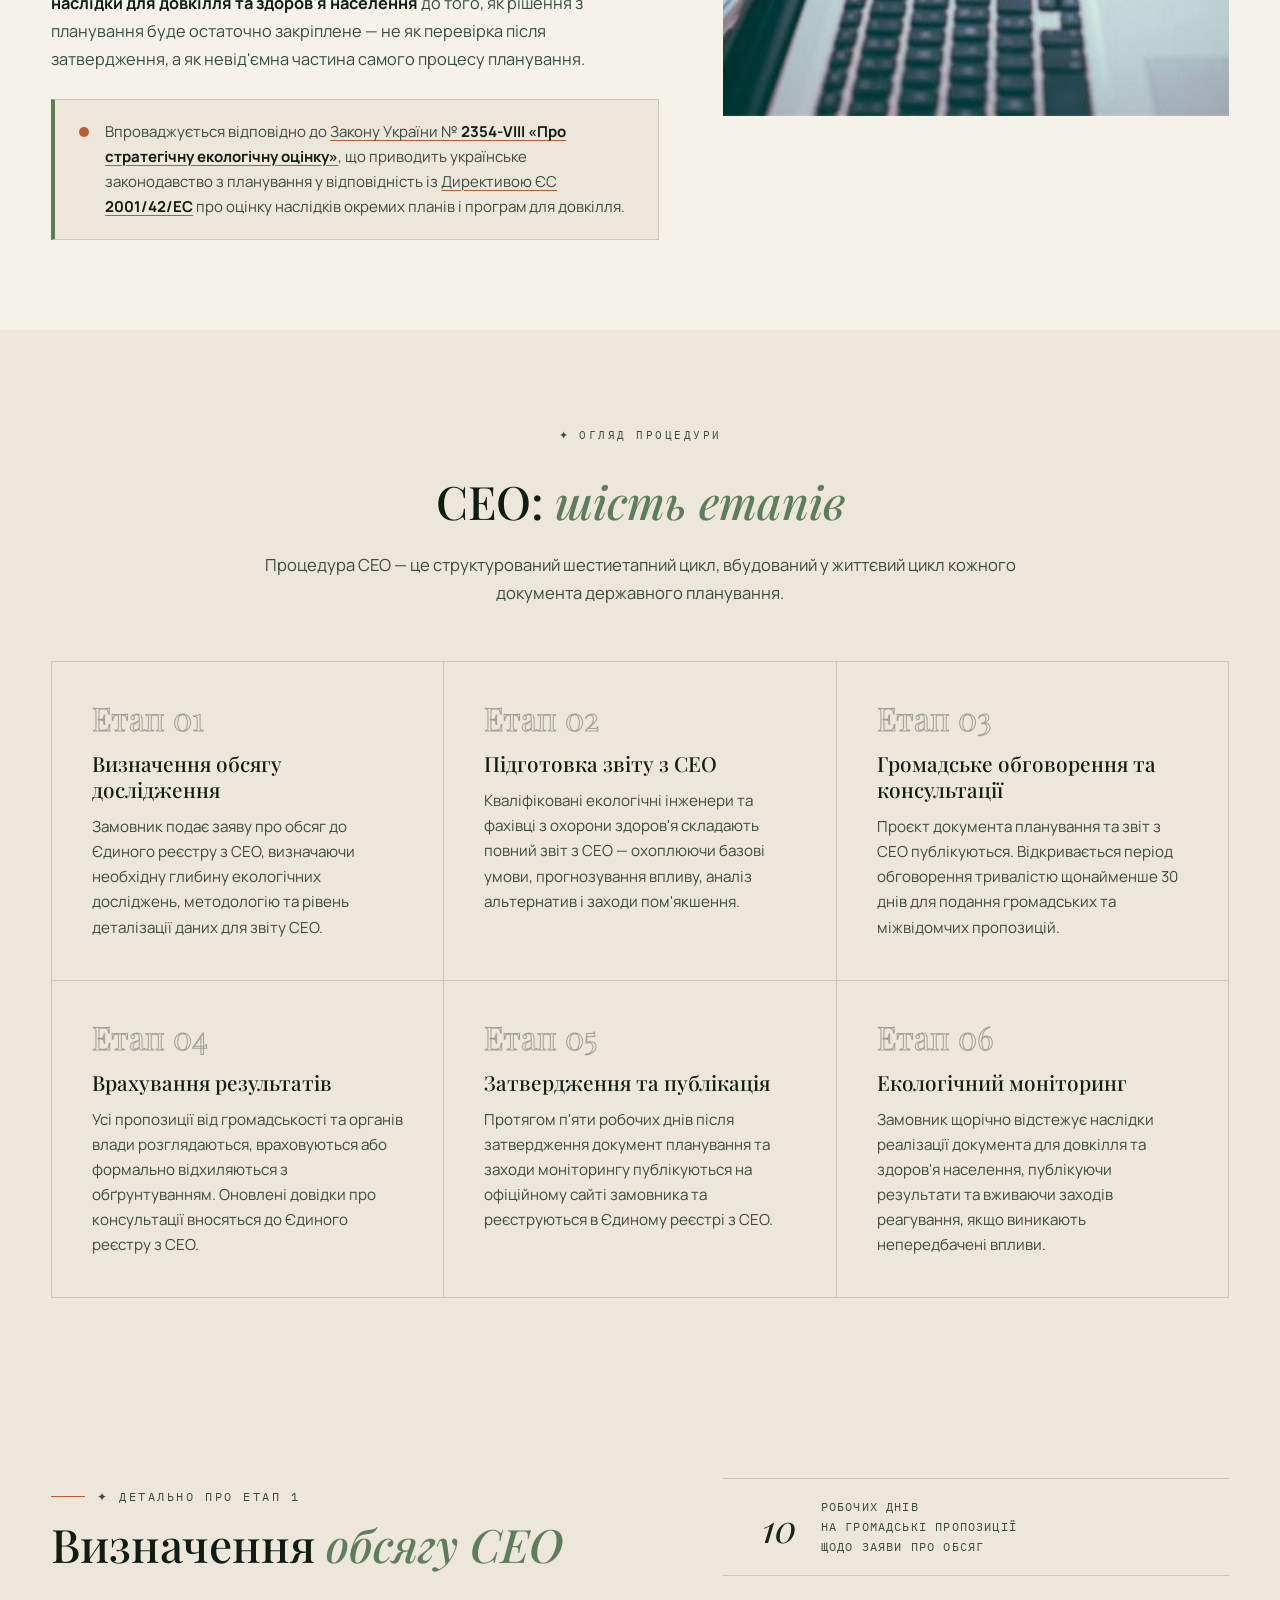
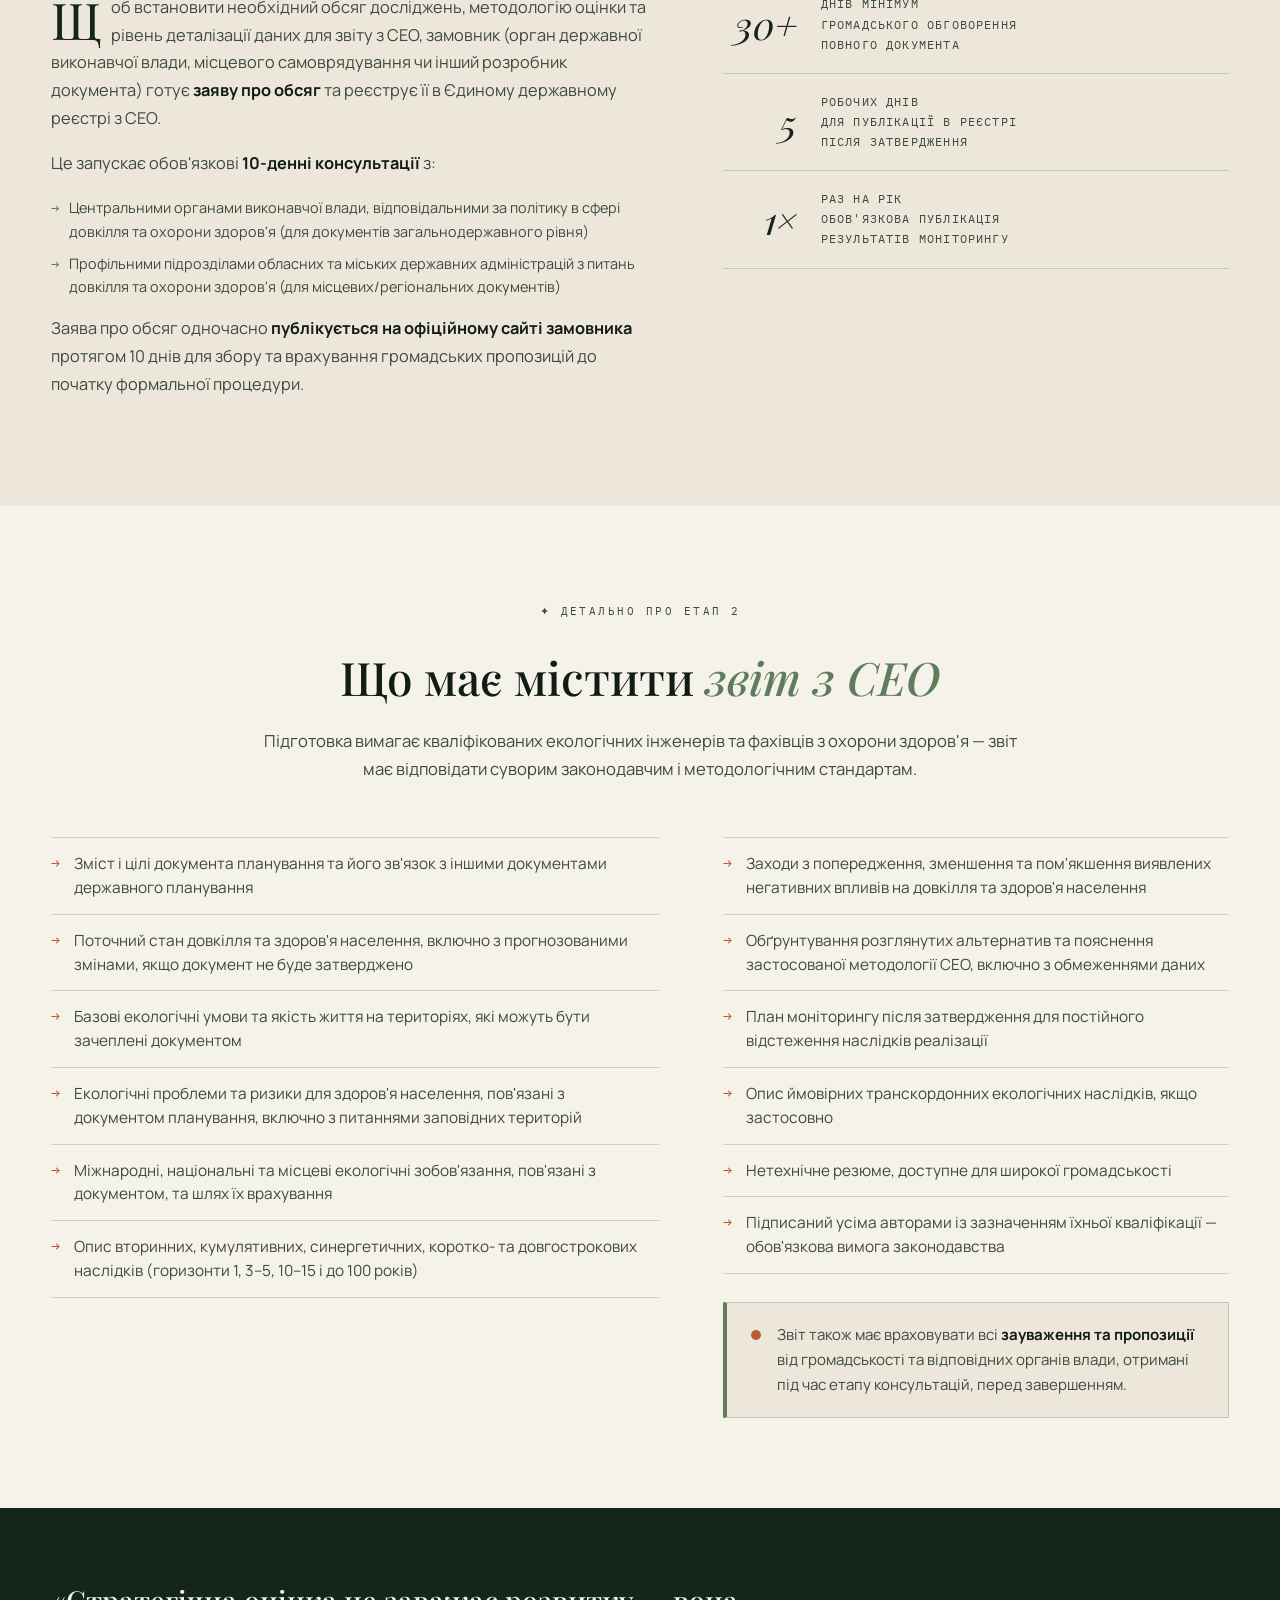
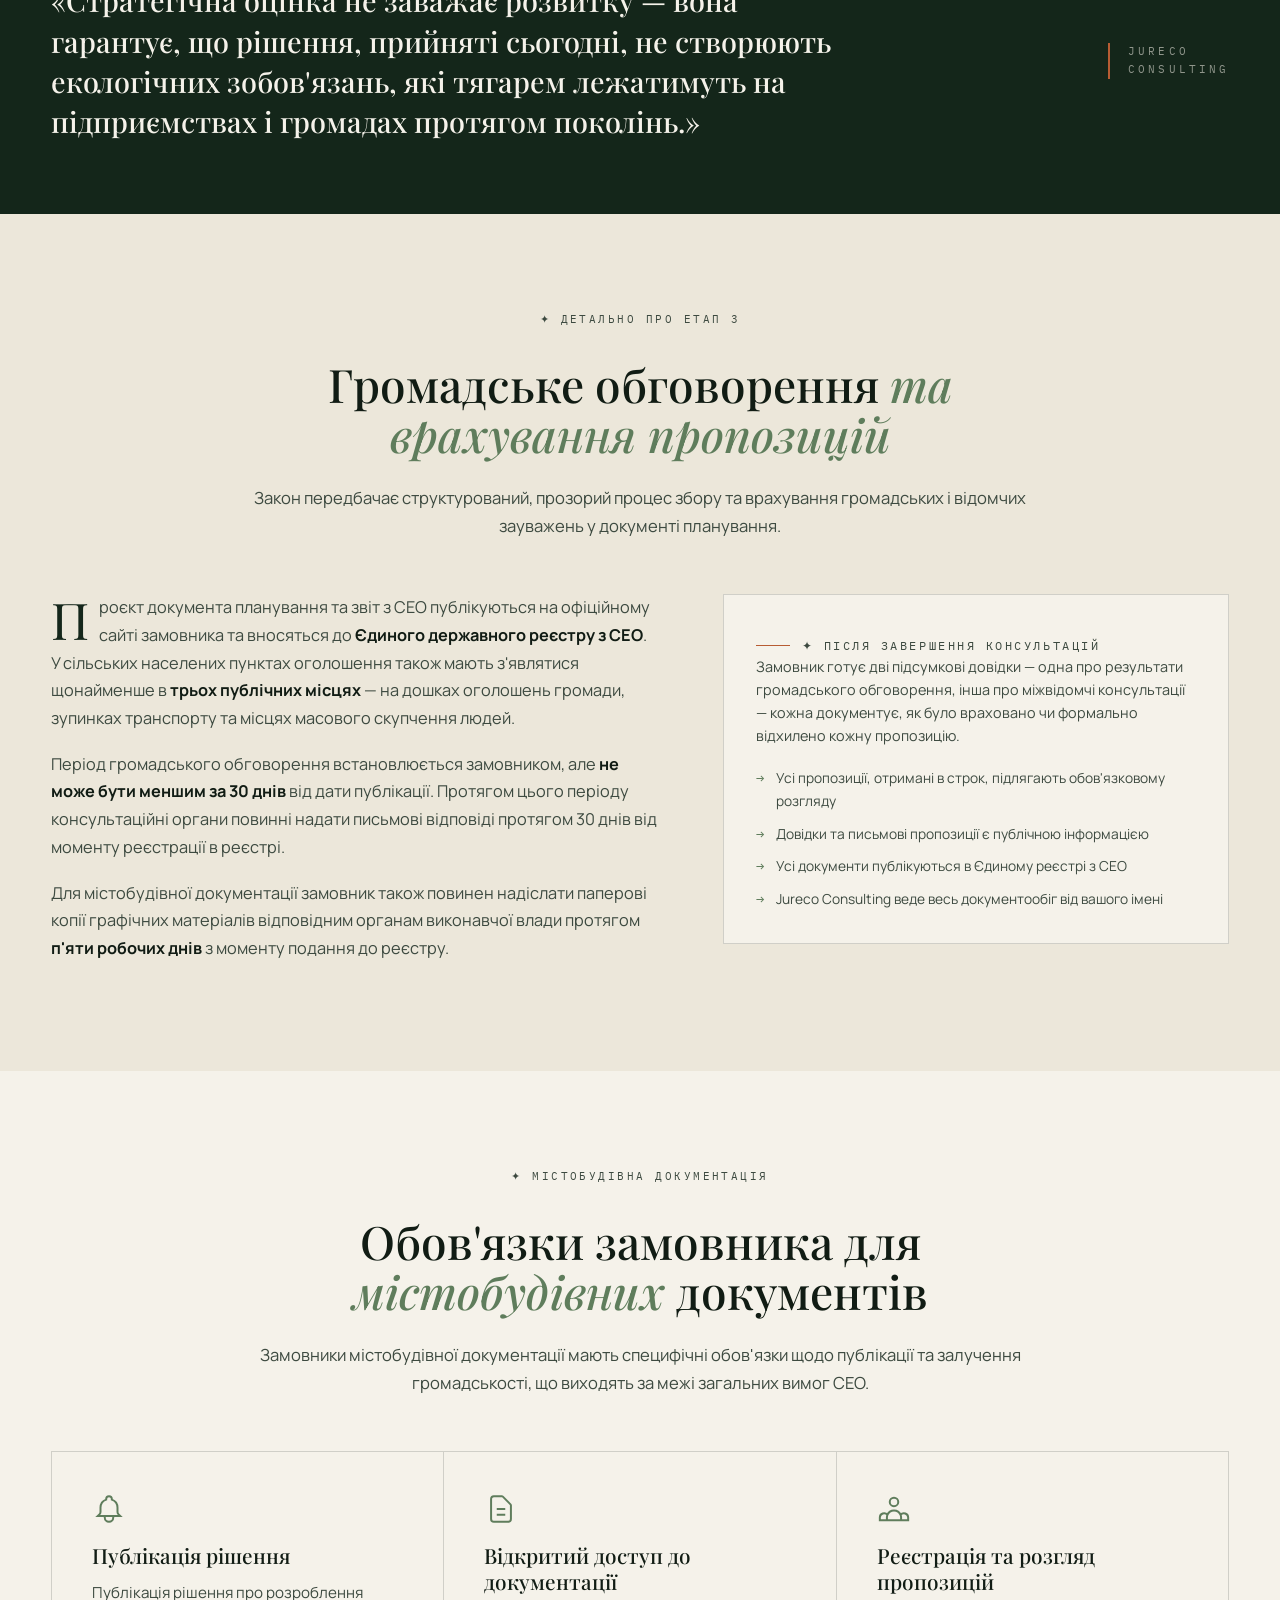
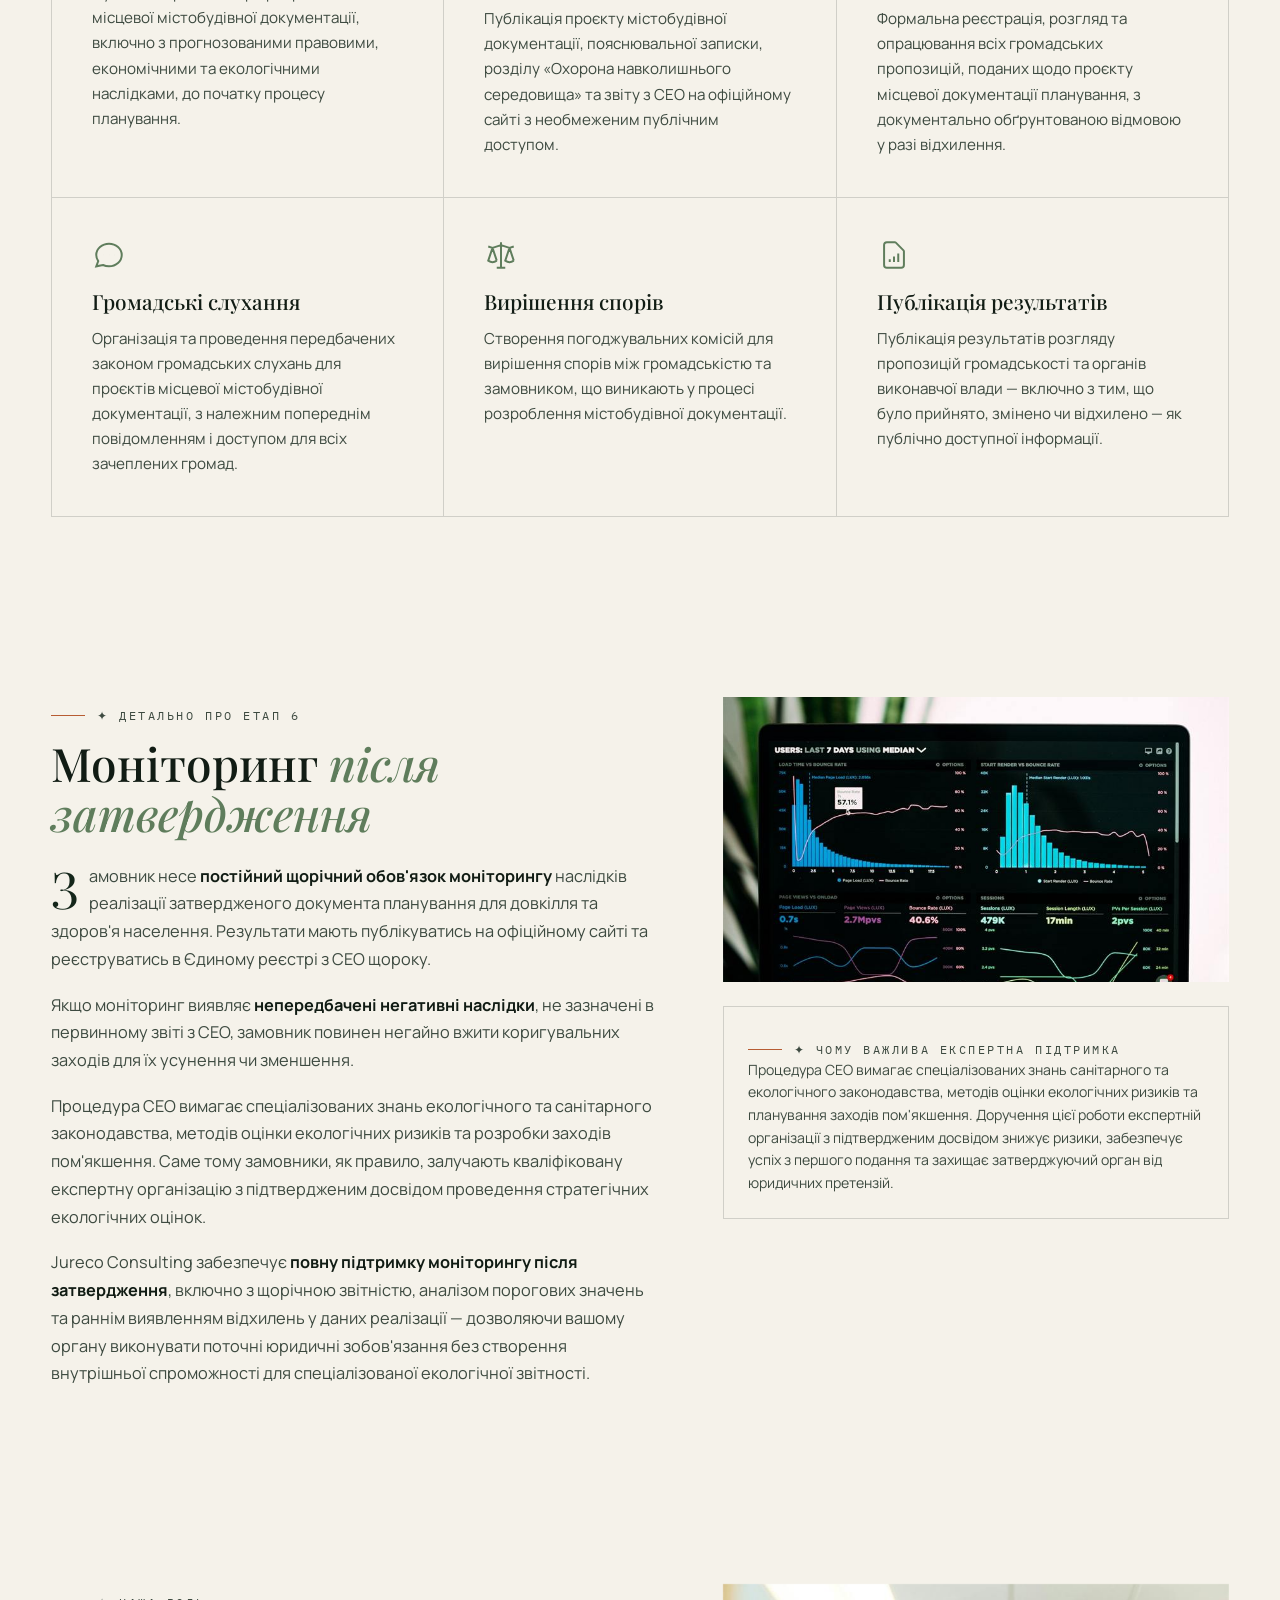
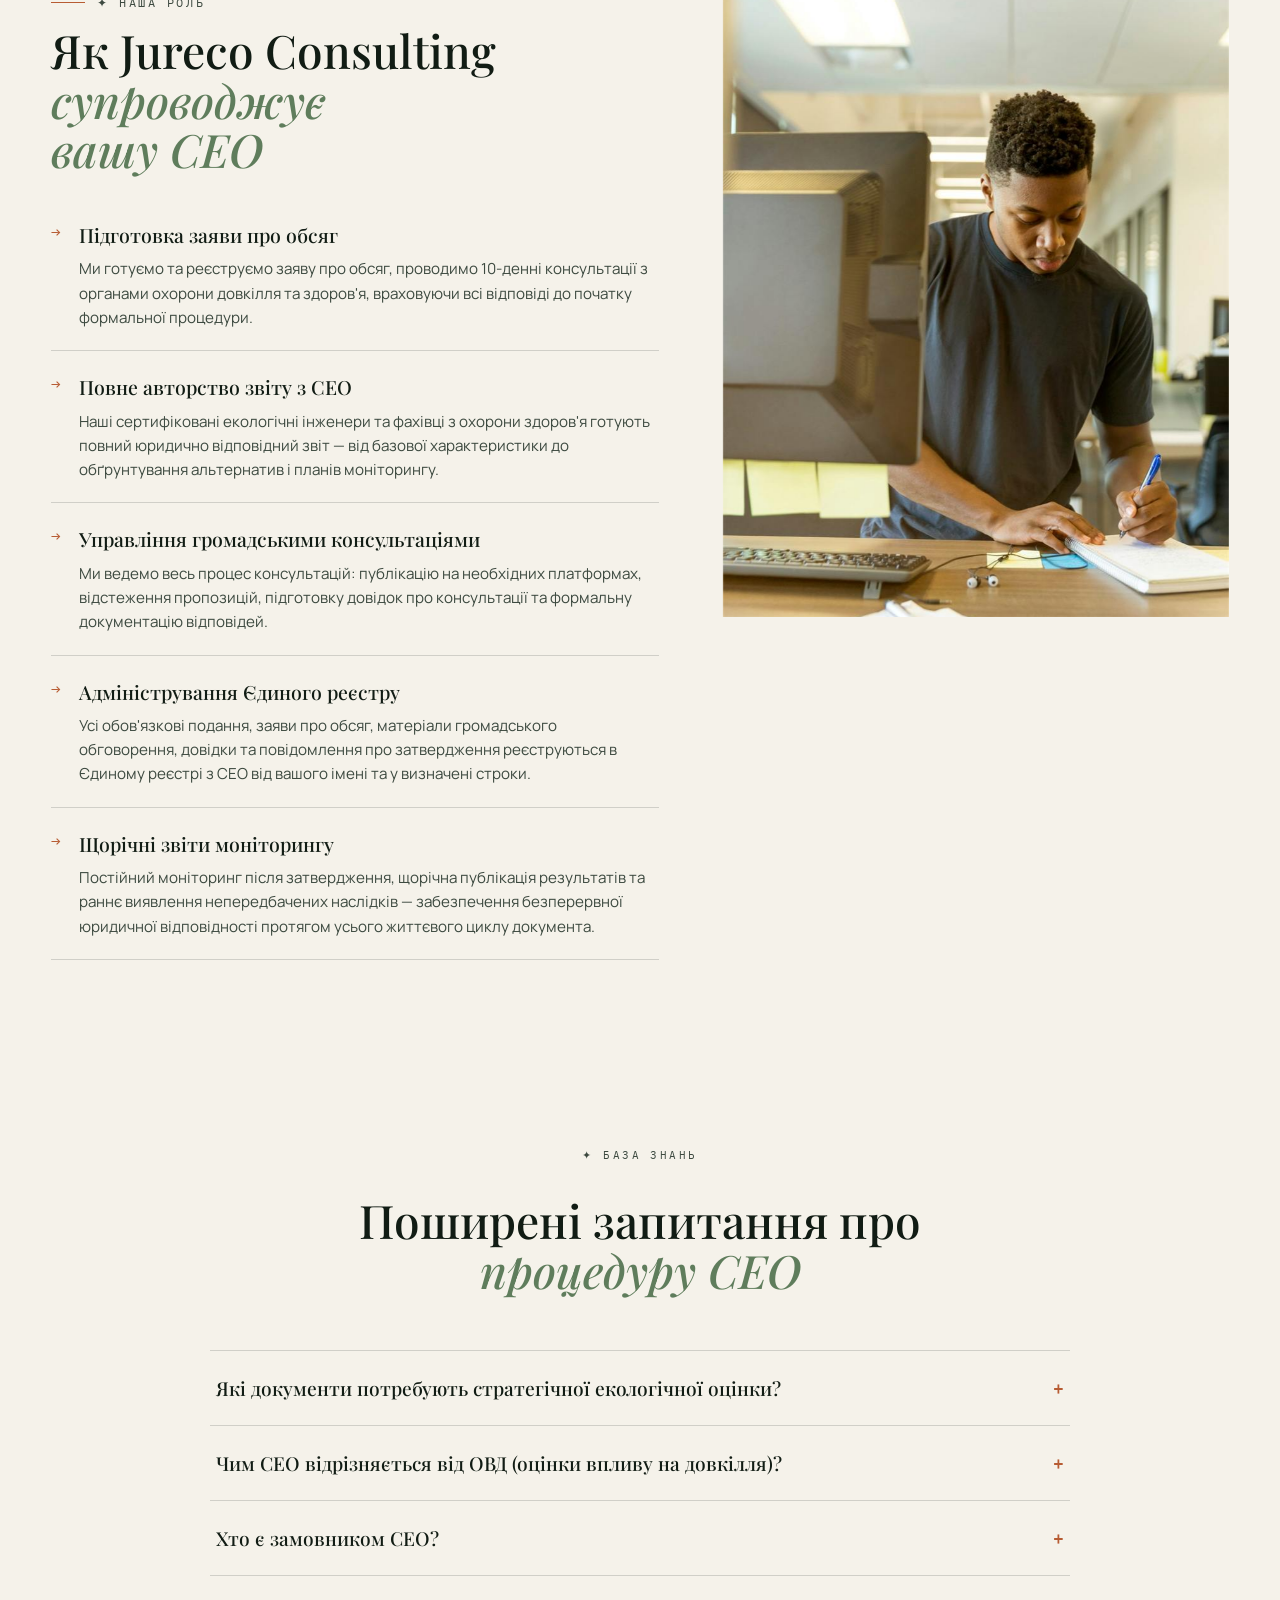
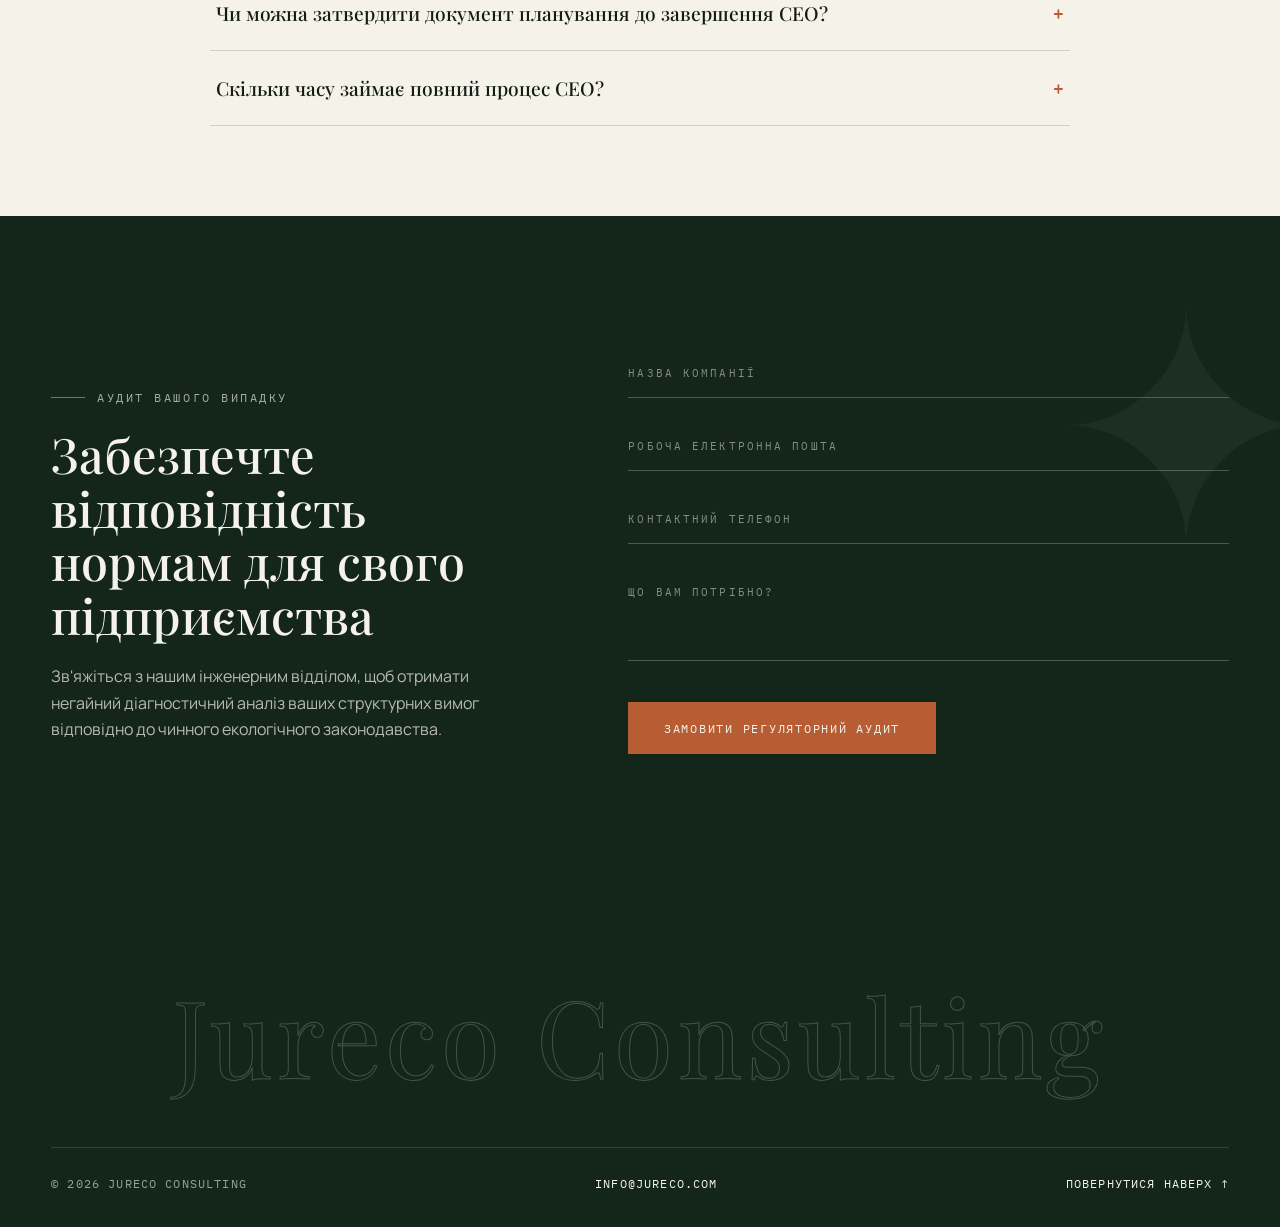
<file: sea.html>
<!DOCTYPE html>
<html lang="uk">
<head>
    <meta charset="UTF-8">
    <meta name="viewport" content="width=device-width, initial-scale=1.0">
    <title>Стратегічна екологічна оцінка (СЕО) — Jureco Consulting</title>
    <meta name="description" content="Стратегічна екологічна оцінка (СЕО) документів державного планування за Законом № 2354-VIII. Jureco Consulting веде процедуру від заяви про обсяг до моніторингу.">
    <link rel="preconnect" href="https://fonts.googleapis.com">
    <link rel="preconnect" href="https://fonts.gstatic.com" crossorigin>
    <link href="https://fonts.googleapis.com/css2?family=Playfair+Display:ital,wght@0,400;0,500;0,600;1,400;1,500&family=Manrope:wght@400;500;700&family=IBM+Plex+Mono:wght@400;500&display=swap" rel="stylesheet">
    <script>document.documentElement.classList.add('js');</script>
    <link rel="stylesheet" href="home.css">
    <link rel="stylesheet" href="inner.css">
</head>
<body id="top">

<!-- HEADER -->
<header class="hd solid">
    <a href="index.html" class="hd-logo" aria-label="Jureco Consulting — головна">
        <img src="photos/logo-200.png" alt="Jureco Consulting" width="200" height="180">
    </a>

    <nav class="hd-nav" aria-label="Основна навігація">
        <div class="hd-item">
            <button class="hd-link" aria-haspopup="true">Послуги <span class="tick">&#9662;</span></button>
            <div class="hd-drop">
                <div class="hd-drop-label">Екологічні послуги</div>
                <div class="hd-drop-grid">
                    <a href="eia.html">
                        <span class="n">01</span>
                        <span><span class="t">ОВД — Оцінка впливу на довкілля</span><span class="s">Процедура та дозволи перед початком діяльності</span></span>
                    </a>
                    <a href="lap.html">
                        <span class="n">02</span>
                        <span><span class="t">ІЕД — Інтегрований екологічний дозвіл</span><span class="s">Відповідність Директиві ЄС 2010/75/EU</span></span>
                    </a>
                    <a href="sea.html">
                        <span class="n">03</span>
                        <span><span class="t">СЕО — Стратегічна екологічна оцінка</span><span class="s">Процедура для документів державного планування</span></span>
                    </a>
                    <a href="lwmp.html">
                        <span class="n">04</span>
                        <span><span class="t">МПУВ — Місцевий план управління відходами</span><span class="s">Планування на рівні громади</span></span>
                    </a>
                    <a href="mep.html">
                        <span class="n">05</span>
                        <span><span class="t">МЕП — Муніципальний енергетичний план</span><span class="s">Місцева енергоефективність та відновлювані джерела</span></span>
                    </a>
                    <a href="cds.html">
                        <span class="n">06</span>
                        <span><span class="t">СРГ — Стратегія розвитку громади</span><span class="s">Інтегрований план розвитку громади</span></span>
                    </a>
                </div>
            </div>
        </div>
        <div class="hd-item">
            <button class="hd-link" aria-haspopup="true">Про нас <span class="tick">&#9662;</span></button>
            <div class="hd-drop narrow">
                <div class="hd-drop-grid">
                    <a href="about.html#team">
                        <span class="n">a.</span>
                        <span><span class="t">Наша команда</span><span class="s">Інженери та юридичні експерти</span></span>
                    </a>
                    <a href="about.html#story">
                        <span class="n">b.</span>
                        <span><span class="t">Наша історія</span><span class="s">Засновано у 2026 році</span></span>
                    </a>
                    <a href="#">
                        <span class="n">c.</span>
                        <span><span class="t">Новини та аналітика</span><span class="s">Оновлення законодавства</span></span>
                    </a>
                </div>
            </div>
        </div>
    </nav>

    <a href="#contact" class="hd-cta"><span>Зв'язатися з нами</span></a>

    <button class="hd-burger" aria-label="Меню" aria-expanded="false">
        <span></span><span></span><span></span>
    </button>
</header>

<nav class="m-menu" aria-label="Мобільне меню">
    <span class="mm-ghost" aria-hidden="true">Jureco</span>
    <div class="mm-inner">
        <div class="mm-grp"><span>Екологічні послуги</span><span class="mm-cnt">( 06 )</span></div>
        <a href="eia.html" class="mm-link"><span class="mm-n">01</span><span class="mm-t">ОВД — Оцінка впливу на довкілля</span><span class="mm-a" aria-hidden="true">↗</span></a>
        <a href="lap.html" class="mm-link"><span class="mm-n">02</span><span class="mm-t">ІЕД — Інтегрований екологічний дозвіл</span><span class="mm-a" aria-hidden="true">↗</span></a>
        <a href="sea.html" class="mm-link"><span class="mm-n">03</span><span class="mm-t">СЕО — Стратегічна екологічна оцінка</span><span class="mm-a" aria-hidden="true">↗</span></a>
        <a href="lwmp.html" class="mm-link"><span class="mm-n">04</span><span class="mm-t">МПУВ — Місцевий план управління відходами</span><span class="mm-a" aria-hidden="true">↗</span></a>
        <a href="mep.html" class="mm-link"><span class="mm-n">05</span><span class="mm-t">МЕП — Муніципальний енергетичний план</span><span class="mm-a" aria-hidden="true">↗</span></a>
        <a href="cds.html" class="mm-link"><span class="mm-n">06</span><span class="mm-t">СРГ — Стратегія розвитку громади</span><span class="mm-a" aria-hidden="true">↗</span></a>

        <div class="mm-grp"><span>Про нас</span></div>
        <a href="about.html#team" class="mm-link"><span class="mm-n">a.</span><span class="mm-t">Наша команда</span><span class="mm-a" aria-hidden="true">↗</span></a>
        <a href="about.html#story" class="mm-link"><span class="mm-n">b.</span><span class="mm-t">Наша історія</span><span class="mm-a" aria-hidden="true">↗</span></a>
        <a href="#" class="mm-link"><span class="mm-n">c.</span><span class="mm-t">Новини та аналітика</span><span class="mm-a" aria-hidden="true">↗</span></a>

        <a href="#contact" class="mm-cta"><span>Зв'язатися з нами</span></a>

        <div class="mm-foot">
            <a href="mailto:info@jureco.com">info@jureco.com</a>
            <span>© 2026 Jureco Consulting</span>
        </div>
    </div>
</nav>

<!-- BREADCRUMB -->
<nav class="bc-bar">
    <div class="bc">
        <a href="index.html">Головна</a>
        <span class="bc-sep">/</span>
        <a href="index.html">Послуги</a>
        <span class="bc-sep">/</span>
        <span class="bc-cur">Стратегічна екологічна оцінка</span>
    </div>
</nav>

<!-- HERO -->
<section class="sea-hero fade-up">
    <div>
        <div class="hero-tag-row">
            <span class="tag-mono">✦ Екологічні послуги</span>
            <a class="pill pill-eu" href="https://zakon.rada.gov.ua/laws/show/2354-19" target="_blank" rel="noopener">Закон № 2354-VIII</a>
            <a class="pill pill-new" href="https://eur-lex.europa.eu/legal-content/EN/TXT/?uri=CELEX:32001L0042" target="_blank" rel="noopener">Директива ЄС 2001/42/EC</a>
        </div>
        <h1 class="hero-h1">
            Стратегічна<br>екологічна<br>
            <span class="accent">оцінка<br>(СЕО)</span>
        </h1>
        <p class="hero-sub">Обов'язкова процедура визначення, опису та оцінки наслідків документів державного планування для довкілля та здоров'я населення — від генеральних планів міст до загальнодержавних галузевих програм.</p>
        <div class="hero-law-strip">
            <span class="law-star">⚖</span>
            <p>Регулюється Законом України <a class="law-a" href="https://zakon.rada.gov.ua/laws/show/2354-19" target="_blank" rel="noopener"><strong>«Про стратегічну екологічну оцінку»</strong> № 2354-VIII</a>, чинним з <strong>20 жовтня 2018 року</strong>, узгодженим із <a class="law-a" href="https://eur-lex.europa.eu/legal-content/EN/TXT/?uri=CELEX:32001L0042" target="_blank" rel="noopener">Директивою ЄС <strong>2001/42/EC</strong></a>.</p>
        </div>
    </div>
    <div>
        <div class="hero-img-wrap">
            <img src="photos/u1477959858617.jpg" srcset="photos/u1477959858617-800.jpg 800w, photos/u1477959858617.jpg 1200w" sizes="(max-width: 1024px) 92vw, 46vw" alt="Містобудівне та регіональне планування — стратегічна екологічна оцінка" width="1200" height="738" fetchpriority="high" decoding="async">
        </div>
        </div>
    </div>
</section>

<!-- STATS -->
<div class="stats-row fade-up">
    <div class="stat">
        <div class="stat-n">6<span> етапів</span></div>
        <div class="stat-l">Повна процедура СЕО</div>
    </div>
    <div class="stat">
        <div class="stat-n">30<span>+ днів</span></div>
        <div class="stat-l">Мін. громадське обговорення</div>
    </div>
    <div class="stat">
        <div class="stat-n">ЄС<span>/UA</span></div>
        <div class="stat-l">Узгоджено з <a class="law-a" href="https://eur-lex.europa.eu/legal-content/EN/TXT/?uri=CELEX:32001L0042" target="_blank" rel="noopener">Директивою 2001/42/EC</a></div>
    </div>
    <div class="stat">
        <div class="stat-n">100<span>%</span></div>
        <div class="stat-l">Прийняття з першого подання</div>
    </div>
</div>

<!-- DEFINITION -->
<section class="def-block fade-up">
    <div>
        <div class="eyebrow">✦ Визначення</div>
        <h2 class="section-title">Що таке <span class="accent">стратегічна<br>екологічна оцінка?</span></h2>
        <div class="rich">
            <p><strong>Стратегічна екологічна оцінка (СЕО)</strong> — обов'язкова процедура, що проводиться перед затвердженням будь-якого документа державного планування, реалізація якого може суттєво вплинути на довкілля або здоров'я населення.</p>
            <p>Вона охоплює широкий спектр документів: <strong>містобудівну документацію</strong> (генеральні плани, детальні плани території, плани зонування, інтегровані плани просторового розвитку), а також стратегії, загальнодержавні програми, державні цільові програми та інші документи, що розробляються чи затверджуються органами державної влади або місцевого самоврядування.</p>
            <p>Основна функція СЕО — виявити та пом'якшити <strong>потенційні негативні наслідки для довкілля та здоров'я населення</strong> до того, як рішення з планування буде остаточно закріплене — не як перевірка після затвердження, а як невід'ємна частина самого процесу планування.</p>
        </div>
        <div class="info-card">
            <div class="ic-dot"></div>
            <p>Впроваджується відповідно до <a class="law-a" href="https://zakon.rada.gov.ua/laws/show/2354-19" target="_blank" rel="noopener">Закону України № <strong>2354-VIII «Про стратегічну екологічну оцінку»</strong></a>, що приводить українське законодавство з планування у відповідність із <a class="law-a" href="https://eur-lex.europa.eu/legal-content/EN/TXT/?uri=CELEX:32001L0042" target="_blank" rel="noopener">Директивою ЄС <strong>2001/42/EC</strong></a> про оцінку наслідків окремих планів і програм для довкілля.</p>
        </div>
    </div>
    <div>
        <div class="img-frame">
            <img src="photos/u1454165804606.jpg" srcset="photos/u1454165804606-800.jpg 800w, photos/u1454165804606.jpg 1200w" sizes="(max-width: 1024px) 92vw, 46vw" alt="Стратегічне планування та екологічний аналіз" width="1200" height="801" loading="lazy" decoding="async">
        </div>
    </div>
</section>

<!-- 6 PHASES -->
<section class="phases-block fade-up">
    <div class="center-head">
        <div class="tag-mono" style="margin:0 auto 18px;">✦ Огляд процедури</div>
        <h2 class="section-title">СЕО: <span class="accent">шість етапів</span></h2>
        <p>Процедура СЕО — це структурований шестиетапний цикл, вбудований у життєвий цикл кожного документа державного планування.</p>
    </div>
    <div class="phases-grid">
        <div class="phase-card">
            <div class="phase-num">Етап 01</div>
            <h3>Визначення обсягу дослідження</h3>
            <p>Замовник подає заяву про обсяг до Єдиного реєстру з СЕО, визначаючи необхідну глибину екологічних досліджень, методологію та рівень деталізації даних для звіту СЕО.</p>
        </div>
        <div class="phase-card">
            <div class="phase-num">Етап 02</div>
            <h3>Підготовка звіту з СЕО</h3>
            <p>Кваліфіковані екологічні інженери та фахівці з охорони здоров'я складають повний звіт з СЕО — охоплюючи базові умови, прогнозування впливу, аналіз альтернатив і заходи пом'якшення.</p>
        </div>
        <div class="phase-card">
            <div class="phase-num">Етап 03</div>
            <h3>Громадське обговорення та консультації</h3>
            <p>Проєкт документа планування та звіт з СЕО публікуються. Відкривається період обговорення тривалістю щонайменше 30 днів для подання громадських та міжвідомчих пропозицій.</p>
        </div>
        <div class="phase-card">
            <div class="phase-num">Етап 04</div>
            <h3>Врахування результатів</h3>
            <p>Усі пропозиції від громадськості та органів влади розглядаються, враховуються або формально відхиляються з обґрунтуванням. Оновлені довідки про консультації вносяться до Єдиного реєстру з СЕО.</p>
        </div>
        <div class="phase-card">
            <div class="phase-num">Етап 05</div>
            <h3>Затвердження та публікація</h3>
            <p>Протягом п'яти робочих днів після затвердження документ планування та заходи моніторингу публікуються на офіційному сайті замовника та реєструються в Єдиному реєстрі з СЕО.</p>
        </div>
        <div class="phase-card">
            <div class="phase-num">Етап 06</div>
            <h3>Екологічний моніторинг</h3>
            <p>Замовник щорічно відстежує наслідки реалізації документа для довкілля та здоров'я населення, публікуючи результати та вживаючи заходів реагування, якщо виникають непередбачені впливи.</p>
        </div>
    </div>
</section>

<!-- SCOPE DEFINITION -->
<section class="scope-def-block fade-up">
    <div>
        <div class="eyebrow">✦ Детально про етап 1</div>
        <h2 class="section-title">Визначення <span class="accent">обсягу СЕО</span></h2>
        <div class="rich">
            <p>Щоб встановити необхідний обсяг досліджень, методологію оцінки та рівень деталізації даних для звіту з СЕО, замовник (орган державної виконавчої влади, місцевого самоврядування чи інший розробник документа) готує <strong>заяву про обсяг</strong> та реєструє її в Єдиному державному реєстрі з СЕО.</p>
            <p>Це запускає обов'язкові <strong>10-денні консультації</strong> з:</p>
            <ul style="margin: 0 0 16px 0; padding-left: 0; list-style: none; display: flex; flex-direction: column; gap: 8px;">
                <li style="display: flex; gap: 10px; align-items: flex-start; font-size: 0.9rem; color: var(--ink2);"><span style="color:var(--sage); font-family: var(--font-mono);">→</span> Центральними органами виконавчої влади, відповідальними за політику в сфері довкілля та охорони здоров'я (для документів загальнодержавного рівня)</li>
                <li style="display: flex; gap: 10px; align-items: flex-start; font-size: 0.9rem; color: var(--ink2);"><span style="color:var(--sage); font-family: var(--font-mono);">→</span> Профільними підрозділами обласних та міських державних адміністрацій з питань довкілля та охорони здоров'я (для місцевих/регіональних документів)</li>
            </ul>
            <p>Заява про обсяг одночасно <strong>публікується на офіційному сайті замовника</strong> протягом 10 днів для збору та врахування громадських пропозицій до початку формальної процедури.</p>
        </div>
    </div>
    <div>
        <div class="timeline-dates">
            <div class="tdate-row">
                <div class="tdate-num">10</div>
                <div class="tdate-label">Робочих днів<br>на громадські пропозиції<br>щодо заяви про обсяг</div>
            </div>
            <div class="tdate-row">
                <div class="tdate-num">30+</div>
                <div class="tdate-label">Днів мінімум<br>громадського обговорення<br>повного документа</div>
            </div>
            <div class="tdate-row">
                <div class="tdate-num">5</div>
                <div class="tdate-label">Робочих днів<br>для публікації в реєстрі<br>після затвердження</div>
            </div>
            <div class="tdate-row">
                <div class="tdate-num">1×</div>
                <div class="tdate-label">Раз на рік<br>обов'язкова публікація<br>результатів моніторингу</div>
            </div>
        </div>
    </div>
</section>

<!-- SEA REPORT CONTENT -->
<section class="report-block fade-up">
    <div class="center-head">
        <div class="tag-mono" style="margin:0 auto 18px;">✦ Детально про етап 2</div>
        <h2 class="section-title">Що має містити <span class="accent">звіт з СЕО</span></h2>
        <p>Підготовка вимагає кваліфікованих екологічних інженерів та фахівців з охорони здоров'я — звіт має відповідати суворим законодавчим і методологічним стандартам.</p>
    </div>
    <div class="report-grid">
        <div>
            <ul class="report-checklist">
                <li><span class="rc-arrow">→</span>Зміст і цілі документа планування та його зв'язок з іншими документами державного планування</li>
                <li><span class="rc-arrow">→</span>Поточний стан довкілля та здоров'я населення, включно з прогнозованими змінами, якщо документ не буде затверджено</li>
                <li><span class="rc-arrow">→</span>Базові екологічні умови та якість життя на територіях, які можуть бути зачеплені документом</li>
                <li><span class="rc-arrow">→</span>Екологічні проблеми та ризики для здоров'я населення, пов'язані з документом планування, включно з питаннями заповідних територій</li>
                <li><span class="rc-arrow">→</span>Міжнародні, національні та місцеві екологічні зобов'язання, пов'язані з документом, та шлях їх врахування</li>
                <li><span class="rc-arrow">→</span>Опис вторинних, кумулятивних, синергетичних, коротко- та довгострокових наслідків (горизонти 1, 3–5, 10–15 і до 100 років)</li>
            </ul>
        </div>
        <div>
            <ul class="report-checklist">
                <li><span class="rc-arrow">→</span>Заходи з попередження, зменшення та пом'якшення виявлених негативних впливів на довкілля та здоров'я населення</li>
                <li><span class="rc-arrow">→</span>Обґрунтування розглянутих альтернатив та пояснення застосованої методології СЕО, включно з обмеженнями даних</li>
                <li><span class="rc-arrow">→</span>План моніторингу після затвердження для постійного відстеження наслідків реалізації</li>
                <li><span class="rc-arrow">→</span>Опис ймовірних транскордонних екологічних наслідків, якщо застосовно</li>
                <li><span class="rc-arrow">→</span>Нетехнічне резюме, доступне для широкої громадськості</li>
                <li><span class="rc-arrow">→</span>Підписаний усіма авторами із зазначенням їхньої кваліфікації — обов'язкова вимога законодавства</li>
            </ul>
            <div class="info-card" style="margin-top:28px;">
                <div class="ic-dot"></div>
                <p>Звіт також має враховувати всі <strong>зауваження та пропозиції</strong> від громадськості та відповідних органів влади, отримані під час етапу консультацій, перед завершенням.</p>
            </div>
        </div>
    </div>
</section>

<!-- QUOTE STRIP -->
<div class="sea-quote-strip fade-up">
    <blockquote>«Стратегічна оцінка не заважає розвитку — вона гарантує, що рішення, прийняті сьогодні, не створюють екологічних зобов'язань, які тягарем лежатимуть на підприємствах і громадах протягом поколінь.»</blockquote>
    <span class="sq-label">Jureco<br>Consulting</span>
</div>

<!-- PUBLIC CONSULTATION -->
<section class="consult-block fade-up">
    <div class="center-head">
        <div class="tag-mono" style="margin:0 auto 18px;">✦ Детально про етап 3</div>
        <h2 class="section-title">Громадське обговорення <span class="accent">та врахування пропозицій</span></h2>
        <p>Закон передбачає структурований, прозорий процес збору та врахування громадських і відомчих зауважень у документі планування.</p>
    </div>
    <div class="consult-grid">
        <div>
            <div class="rich">
                <p>Проєкт документа планування та звіт з СЕО публікуються на офіційному сайті замовника та вносяться до <strong>Єдиного державного реєстру з СЕО</strong>. У сільських населених пунктах оголошення також мають з'являтися щонайменше в <strong>трьох публічних місцях</strong> — на дошках оголошень громади, зупинках транспорту та місцях масового скупчення людей.</p>
                <p>Період громадського обговорення встановлюється замовником, але <strong>не може бути меншим за 30 днів</strong> від дати публікації. Протягом цього періоду консультаційні органи повинні надати письмові відповіді протягом 30 днів від моменту реєстрації в реєстрі.</p>
                <p>Для містобудівної документації замовник також повинен надіслати паперові копії графічних матеріалів відповідним органам виконавчої влади протягом <strong>п'яти робочих днів</strong> з моменту подання до реєстру.</p>
            </div>
        </div>
        <div>
            <div style="border: 1px solid var(--border); background: var(--white); padding: 32px;">
                <div class="eyebrow">✦ Після завершення консультацій</div>
                <p style="color:var(--ink2); font-size:0.9rem; line-height:1.6; margin-bottom: 20px;">Замовник готує дві підсумкові довідки — одна про результати громадського обговорення, інша про міжвідомчі консультації — кожна документує, як було враховано чи формально відхилено кожну пропозицію.</p>
                <ul style="list-style:none; display:flex; flex-direction:column; gap:10px;">
                    <li style="display:flex; gap:12px; font-size:0.86rem; color:var(--ink2);"><span style="color:var(--sage); font-family:var(--font-mono); flex-shrink:0;">→</span> Усі пропозиції, отримані в строк, підлягають обов'язковому розгляду</li>
                    <li style="display:flex; gap:12px; font-size:0.86rem; color:var(--ink2);"><span style="color:var(--sage); font-family:var(--font-mono); flex-shrink:0;">→</span> Довідки та письмові пропозиції є публічною інформацією</li>
                    <li style="display:flex; gap:12px; font-size:0.86rem; color:var(--ink2);"><span style="color:var(--sage); font-family:var(--font-mono); flex-shrink:0;">→</span> Усі документи публікуються в Єдиному реєстрі з СЕО</li>
                    <li style="display:flex; gap:12px; font-size:0.86rem; color:var(--ink2);"><span style="color:var(--sage); font-family:var(--font-mono); flex-shrink:0;">→</span> Jureco Consulting веде весь документообіг від вашого імені</li>
                </ul>
            </div>
        </div>
    </div>
</section>

<!-- CLIENT OBLIGATIONS -->
<section class="oblig-block fade-up">
    <div class="center-head">
        <div class="tag-mono" style="margin:0 auto 18px;">✦ Містобудівна документація</div>
        <h2 class="section-title">Обов'язки замовника для <span class="accent">містобудівних</span> документів</h2>
        <p>Замовники містобудівної документації мають специфічні обов'язки щодо публікації та залучення громадськості, що виходять за межі загальних вимог СЕО.</p>
    </div>
    <div class="oblig-grid">
        <div class="oblig-card">
            <div class="oblig-icon">
                <svg viewBox="0 0 24 24" fill="none" stroke="currentColor" stroke-width="1.4">
                    <path d="M15 17h5l-1.405-1.405A2.032 2.032 0 0118 14.158V11a6.002 6.002 0 00-4-5.659V5a2 2 0 10-4 0v.341C7.67 6.165 6 8.388 6 11v3.159c0 .538-.214 1.055-.595 1.436L4 17h5m6 0v1a3 3 0 11-6 0v-1m6 0H9"/>
                </svg>
            </div>
            <h3>Публікація рішення</h3>
            <p>Публікація рішення про розроблення місцевої містобудівної документації, включно з прогнозованими правовими, економічними та екологічними наслідками, до початку процесу планування.</p>
        </div>
        <div class="oblig-card">
            <div class="oblig-icon">
                <svg viewBox="0 0 24 24" fill="none" stroke="currentColor" stroke-width="1.4">
                    <path d="M9 12h6m-6 4h6m2 5H7a2 2 0 01-2-2V5a2 2 0 012-2h5.586a1 1 0 01.707.293l5.414 5.414a1 1 0 01.293.707V19a2 2 0 01-2 2z"/>
                </svg>
            </div>
            <h3>Відкритий доступ до документації</h3>
            <p>Публікація проєкту містобудівної документації, пояснювальної записки, розділу «Охорона навколишнього середовища» та звіту з СЕО на офіційному сайті з необмеженим публічним доступом.</p>
        </div>
        <div class="oblig-card">
            <div class="oblig-icon">
                <svg viewBox="0 0 24 24" fill="none" stroke="currentColor" stroke-width="1.4">
                    <path d="M17 20h5v-2a3 3 0 00-5.356-1.857M17 20H7m10 0v-2c0-.656-.126-1.283-.356-1.857M7 20H2v-2a3 3 0 015.356-1.857M7 20v-2c0-.656.126-1.283.356-1.857m0 0a5.002 5.002 0 019.288 0M15 7a3 3 0 11-6 0 3 3 0 016 0z"/>
                </svg>
            </div>
            <h3>Реєстрація та розгляд пропозицій</h3>
            <p>Формальна реєстрація, розгляд та опрацювання всіх громадських пропозицій, поданих щодо проєкту місцевої документації планування, з документально обґрунтованою відмовою у разі відхилення.</p>
        </div>
        <div class="oblig-card">
            <div class="oblig-icon">
                <svg viewBox="0 0 24 24" fill="none" stroke="currentColor" stroke-width="1.4">
                    <path d="M8 12h.01M12 12h.01M16 12h.01M21 12c0 4.418-4.03 8-9 8a9.863 9.863 0 01-4.255-.949L3 20l1.395-3.72C3.512 15.042 3 13.574 3 12c0-4.418 4.03-8 9-8s9 3.582 9 8z"/>
                </svg>
            </div>
            <h3>Громадські слухання</h3>
            <p>Організація та проведення передбачених законом громадських слухань для проєктів місцевої містобудівної документації, з належним попереднім повідомленням і доступом для всіх зачеплених громад.</p>
        </div>
        <div class="oblig-card">
            <div class="oblig-icon">
                <svg viewBox="0 0 24 24" fill="none" stroke="currentColor" stroke-width="1.4">
                    <path d="M3 6l3 1m0 0l-3 9a5.002 5.002 0 006.001 0M6 7l3 9M6 7l6-2m6 2l3-1m-3 1l-3 9a5.002 5.002 0 006.001 0M18 7l3 9m-3-9l-6-2m0-2v2m0 16V5m0 16H9m3 0h3"/>
                </svg>
            </div>
            <h3>Вирішення спорів</h3>
            <p>Створення погоджувальних комісій для вирішення спорів між громадськістю та замовником, що виникають у процесі розроблення містобудівної документації.</p>
        </div>
        <div class="oblig-card">
            <div class="oblig-icon">
                <svg viewBox="0 0 24 24" fill="none" stroke="currentColor" stroke-width="1.4">
                    <path d="M9 17v-2m3 2v-4m3 4v-6m2 10H7a2 2 0 01-2-2V5a2 2 0 012-2h5.586a1 1 0 01.707.293l5.414 5.414a1 1 0 01.293.707V19a2 2 0 01-2 2z"/>
                </svg>
            </div>
            <h3>Публікація результатів</h3>
            <p>Публікація результатів розгляду пропозицій громадськості та органів виконавчої влади — включно з тим, що було прийнято, змінено чи відхилено — як публічно доступної інформації.</p>
        </div>
    </div>
</section>

<!-- MONITORING -->
<section class="monitoring-block fade-up">
    <div>
        <div class="eyebrow">✦ Детально про етап 6</div>
        <h2 class="section-title">Моніторинг <span class="accent">після затвердження</span></h2>
        <div class="rich">
            <p>Замовник несе <strong>постійний щорічний обов'язок моніторингу</strong> наслідків реалізації затвердженого документа планування для довкілля та здоров'я населення. Результати мають публікуватись на офіційному сайті та реєструватись в Єдиному реєстрі з СЕО щороку.</p>
            <p>Якщо моніторинг виявляє <strong>непередбачені негативні наслідки</strong>, не зазначені в первинному звіті з СЕО, замовник повинен негайно вжити коригувальних заходів для їх усунення чи зменшення.</p>
            <p>Процедура СЕО вимагає спеціалізованих знань екологічного та санітарного законодавства, методів оцінки екологічних ризиків та розробки заходів пом'якшення. Саме тому замовники, як правило, залучають кваліфіковану експертну організацію з підтвердженим досвідом проведення стратегічних екологічних оцінок.</p>
            <p>Jureco Consulting забезпечує <strong>повну підтримку моніторингу після затвердження</strong>, включно з щорічною звітністю, аналізом порогових значень та раннім виявленням відхилень у даних реалізації — дозволяючи вашому органу виконувати поточні юридичні зобов'язання без створення внутрішньої спроможності для спеціалізованої екологічної звітності.</p>
        </div>
    </div>
    <div>
        <div class="img-frame-wide" style="margin-bottom: 24px;">
            <img src="photos/u1551288049.jpg" srcset="photos/u1551288049-800.jpg 800w, photos/u1551288049.jpg 1200w" sizes="(max-width: 1024px) 92vw, 46vw" alt="Аналіз даних екологічного моніторингу" width="1200" height="800" loading="lazy" decoding="async">
        </div>
        <div style="border: 1px solid var(--border); padding: 24px; background: var(--white);">
            <div class="eyebrow">✦ Чому важлива експертна підтримка</div>
            <p style="color: var(--ink2); font-size:0.88rem; line-height:1.6;">Процедура СЕО вимагає спеціалізованих знань санітарного та екологічного законодавства, методів оцінки екологічних ризиків та планування заходів пом'якшення. Доручення цієї роботи експертній організації з підтвердженим досвідом знижує ризики, забезпечує успіх з першого подання та захищає затверджуючий орган від юридичних претензій.</p>
        </div>
    </div>
</section>

<!-- HOW JURECO HELPS -->
<section class="help-block fade-up" style="padding-top: 88px;">
    <div>
        <div class="eyebrow">✦ Наша роль</div>
        <h2 class="section-title">Як Jureco Consulting <span class="accent">супроводжує<br>вашу СЕО</span></h2>
        <ul class="help-list">
            <li>
                <span class="help-arrow">→</span>
                <div>
                    <strong>Підготовка заяви про обсяг</strong>
                    <p>Ми готуємо та реєструємо заяву про обсяг, проводимо 10-денні консультації з органами охорони довкілля та здоров'я, враховуючи всі відповіді до початку формальної процедури.</p>
                </div>
            </li>
            <li>
                <span class="help-arrow">→</span>
                <div>
                    <strong>Повне авторство звіту з СЕО</strong>
                    <p>Наші сертифіковані екологічні інженери та фахівці з охорони здоров'я готують повний юридично відповідний звіт — від базової характеристики до обґрунтування альтернатив і планів моніторингу.</p>
                </div>
            </li>
            <li>
                <span class="help-arrow">→</span>
                <div>
                    <strong>Управління громадськими консультаціями</strong>
                    <p>Ми ведемо весь процес консультацій: публікацію на необхідних платформах, відстеження пропозицій, підготовку довідок про консультації та формальну документацію відповідей.</p>
                </div>
            </li>
            <li>
                <span class="help-arrow">→</span>
                <div>
                    <strong>Адміністрування Єдиного реєстру</strong>
                    <p>Усі обов'язкові подання, заяви про обсяг, матеріали громадського обговорення, довідки та повідомлення про затвердження реєструються в Єдиному реєстрі з СЕО від вашого імені та у визначені строки.</p>
                </div>
            </li>
            <li>
                <span class="help-arrow">→</span>
                <div>
                    <strong>Щорічні звіти моніторингу</strong>
                    <p>Постійний моніторинг після затвердження, щорічна публікація результатів та раннє виявлення непередбачених наслідків — забезпечення безперервної юридичної відповідності протягом усього життєвого циклу документа.</p>
                </div>
            </li>
        </ul>
    </div>
    <div class="help-visual">
        <img class="help-img-main" src="photos/u1507537297725.jpg" srcset="photos/u1507537297725-800.jpg 800w, photos/u1507537297725.jpg 1200w" sizes="(max-width: 1024px) 92vw, 46vw" alt="Команда екологічних консультантів — робота зі стратегічної оцінки" width="1200" height="1800" loading="lazy" decoding="async">
    </div>
    </div>
</section>

<!-- FAQ -->
<section class="faq-block fade-up">
    <div class="center-head">
        <div class="tag-mono" style="margin:0 auto 18px;">✦ База знань</div>
        <h2 class="section-title">Поширені запитання про <span class="accent">процедуру СЕО</span></h2>
    </div>
    <div class="acc-wrap">
        <div class="acc-item">
            <button class="acc-btn">
                <span>Які документи потребують стратегічної екологічної оцінки?</span>
                <span class="acc-ico">+</span>
            </button>
            <div class="acc-panel">
                <p>СЕО є обов'язковою для документів державного планування, що визначають рамки майбутніх рішень про розвиток — включно з генеральними планами населених пунктів, детальними планами території, планами зонування, інтегрованими планами просторового розвитку, національними та регіональними стратегіями, державними цільовими програмами та іншими документами планування, що розробляються чи затверджуються органами державної влади чи місцевого самоврядування і реалізація яких може суттєво вплинути на довкілля чи здоров'я населення.</p>
            </div>
        </div>
        <div class="acc-item">
            <button class="acc-btn">
                <span>Чим СЕО відрізняється від ОВД (оцінки впливу на довкілля)?</span>
                <span class="acc-ico">+</span>
            </button>
            <div class="acc-panel">
                <p>ОВД застосовується до окремих проєктів та видів діяльності — конкретного заводу, об'єкта інфраструктури чи установки. СЕО застосовується до стратегічних документів планування — генеральних планів, схем зонування, загальнодержавних програм — які визначають рамки, в межах яких надалі затверджуватимуться численні проєкти. СЕО діє на вищому, попередньому рівні прийняття рішень, і якщо документ планування, що підлягає СЕО, надалі уможливлює конкретну діяльність, ця діяльність може все одно вимагати власної окремої процедури ОВД.</p>
            </div>
        </div>
        <div class="acc-item">
            <button class="acc-btn">
                <span>Хто є замовником СЕО?</span>
                <span class="acc-ico">+</span>
            </button>
            <div class="acc-panel">
                <p>Замовником є орган державної виконавчої влади, орган місцевого самоврядування чи інша установа, відповідальна за розробку та затвердження відповідного документа державного планування. Цей орган несе всі юридичні зобов'язання за процедурою СЕО — включно з реєстрацією в реєстрі, організацією громадських консультацій, моніторингом та щорічною звітністю. Jureco Consulting виступає в ролі експертного підрядника, що виконує процедуру від імені замовника.</p>
            </div>
        </div>
        <div class="acc-item">
            <button class="acc-btn">
                <span>Чи можна затвердити документ планування до завершення СЕО?</span>
                <span class="acc-ico">+</span>
            </button>
            <div class="acc-panel">
                <p>Ні. Процедура СЕО є передумовою для затвердження всіх документів, що підпадають під дію закону. Затвердження документа, що підпадає під вимоги закону, без завершення обов'язкової СЕО є порушенням українського законодавства та наражає як затверджуючий орган, так і його посадових осіб на юридичні претензії, можливе скасування документа та адміністративну відповідальність.</p>
            </div>
        </div>
        <div class="acc-item">
            <button class="acc-btn">
                <span>Скільки часу займає повний процес СЕО?</span>
                <span class="acc-ico">+</span>
            </button>
            <div class="acc-panel">
                <p>Лише встановлений законом мінімум для етапу громадського обговорення та міжвідомчого розгляду становить 30 днів. На практиці, включно з визначенням обсягу, підготовкою звіту, громадськими слуханнями, врахуванням пропозицій та поданням до реєстру, повна СЕО зазвичай займає 3–6 місяців для стандартного містобудівного документа. Складні загальнодержавні програми або документи з транскордонними наслідками можуть вимагати більше часу. Досвід Jureco Consulting з понад 500 затвердженими проєктами забезпечує ефективні процедури з першого разу, що уникають затримок через неповну документацію.</p>
            </div>
        </div>
    </div>
</section>

<!-- CTA FORM -->
<!-- CTA FORM -->
<section id="contact" class="audit">
    <div class="audit-grid">
        <div class="audit-copy">
            <span class="eyebrow r-up">Аудит вашого випадку</span>
            <h2 class="r-up">Забезпечте відповідність нормам для свого підприємства</h2>
            <p class="audit-lead r-up">Зв'яжіться з нашим інженерним відділом, щоб отримати негайний діагностичний аналіз ваших структурних вимог відповідно до чинного екологічного законодавства.</p>
        </div>

        <form id="cta-audit-form" class="audit-form r-up" action="https://formspree.io/f/mqevwaqk" method="POST">
            <div class="field">
                <label for="f-company">Назва компанії</label>
                <input id="f-company" type="text" name="company" autocomplete="organization" required>
            </div>
            <div class="field">
                <label for="f-email">Робоча електронна пошта</label>
                <input id="f-email" type="email" name="email" autocomplete="email" required>
            </div>
            <div class="field">
                <label for="f-phone">Контактний телефон</label>
                <input id="f-phone" type="tel" name="phone" autocomplete="tel" required>
            </div>
            <div class="field">
                <label for="f-message">Що вам потрібно?</label>
                <textarea id="f-message" name="message" rows="3" required></textarea>
            </div>
            <input type="hidden" name="_subject" value="Нова заявка — JURECO (СЕО)">
            <button type="submit" class="btn-main btn-submit"><span class="lbl">Замовити регуляторний аудит</span></button>
            <p class="form-status" aria-live="polite"></p>
        </form>
    </div>
</section>

<!-- FOOTER -->
<footer class="foot">
    <div class="foot-word" aria-hidden="true">Jureco Consulting</div>
    <div class="foot-row">
        <span>&#169; 2026 Jureco Consulting</span>
        <a href="mailto:info@jureco.com">info@jureco.com</a>
        <a href="#top">Повернутися наверх &#8593;</a>
    </div>
</footer>

<script src="home.js"></script>
<script src="inner.js"></script>
<script src="form-handler.js"></script>
</body>
</html>
</file>
<file: home.css>
/* ============================================================
   JURECO — index.html dedicated stylesheet (editorial redesign)
   Other pages keep using style.css; this file is home-only.
   ============================================================ */

:root {
    --paper:   #F5F2EA;
    --paper-2: #ECE7DA;
    --ink:     #111C14;
    --ink-2:   #3D4A40;
    --ink-3:   #75806F;
    --pine:    #14261A;
    --pine-2:  #1D3323;
    --moss:    #5F7D5C;
    --clay:    #B75C33;
    --clay-2:  #A24E28;
    --line:    rgba(17, 28, 20, 0.16);
    --line-soft: rgba(17, 28, 20, 0.09);
    --paper-on-pine: rgba(245, 242, 234, 0.92);
    --font-display: 'Playfair Display', 'Georgia', serif;
    --font-body: 'Manrope', 'Segoe UI', sans-serif;
    --font-mono: 'IBM Plex Mono', 'Consolas', monospace;
    --ease-out: cubic-bezier(0.22, 1, 0.36, 1);
    --gutter: clamp(20px, 4vw, 64px);
}

* { margin: 0; padding: 0; box-sizing: border-box; }

html { scroll-behavior: smooth; }

body {
    background: var(--paper);
    color: var(--ink);
    font-family: var(--font-body);
    font-size: 1rem;
    line-height: 1.65;
    -webkit-font-smoothing: antialiased;
    overflow-x: hidden;
}

::selection { background: var(--clay); color: var(--paper); }

img { max-width: 100%; display: block; }

a { color: inherit; text-decoration: none; }

:focus-visible { outline: 2px solid var(--clay); outline-offset: 3px; }

/* ── shared editorial atoms ──────────────────────────────── */

.eyebrow {
    font-family: var(--font-mono);
    font-size: 0.72rem;
    letter-spacing: 0.22em;
    text-transform: uppercase;
    color: var(--ink-2);
    display: inline-flex;
    align-items: center;
    gap: 12px;
}
.eyebrow::before {
    content: "";
    width: 34px; height: 1px;
    background: var(--clay);
    display: inline-block;
}

.serif-em em {
    font-style: italic;
    font-weight: 500;
    color: var(--moss);
}

.u-link {
    font-family: var(--font-mono);
    font-size: 0.78rem;
    letter-spacing: 0.14em;
    text-transform: uppercase;
    border-bottom: 2px solid var(--clay);
    padding-bottom: 4px;
    transition: color 0.2s var(--ease-out), border-color 0.2s var(--ease-out);
}
.u-link:hover { color: var(--clay); border-color: var(--ink); }

/* ── reveal system (each variant used by a different section) */

/* Hidden-by-default states are gated on html.js (set by JS itself),
   so if JavaScript fails to run, all content stays visible. */
:where(html.js) .r-up { opacity: 0; transform: translateY(36px); transition: opacity 0.9s var(--ease-out), transform 0.9s var(--ease-out); }
.r-up.in { opacity: 1; transform: none; }

:where(html.js) .r-fade { opacity: 0; transition: opacity 1.1s ease; }
.r-fade.in { opacity: 1; }

:where(html.js) .r-clip { clip-path: inset(0 100% 0 0); transition: clip-path 1.1s var(--ease-out); }
.r-clip.in { clip-path: inset(0 0 0 0); }

:where(html.js) .r-clip-alt { clip-path: inset(0 0 0 100%); transition: clip-path 1.1s var(--ease-out); }
.r-clip-alt.in { clip-path: inset(0 0 0 0); }

:where(html.js) .r-clip-up { clip-path: inset(100% 0 0 0); transition: clip-path 1s var(--ease-out); }
.r-clip-up.in { clip-path: inset(0 0 0 0); }

:where(html.js) .r-line { transform: scaleX(0); transform-origin: left; transition: transform 1.2s var(--ease-out); }
.r-line.in { transform: scaleX(1); }

/* word-mask reveal for hero headline */
.w-mask { display: inline-block; overflow: hidden; vertical-align: bottom; }
:where(html.js) .w-mask > span {
    display: inline-block;
    transform: translateY(110%);
    transition: transform 1s var(--ease-out);
}
body.loaded .w-mask > span { transform: translateY(0); }

/* ============================================================
   HEADER
   ============================================================ */

.hd {
    position: fixed;
    top: 0; left: 0; right: 0;
    z-index: 100;
    display: flex;
    align-items: center;
    justify-content: space-between;
    gap: 24px;
    padding: 0 var(--gutter);
    height: 76px;
    border-bottom: 1px solid transparent;
    transition: background 0.35s ease, border-color 0.35s ease, height 0.35s ease;
}
.hd.solid {
    background: rgba(245, 242, 234, 0.93);
    backdrop-filter: blur(10px);
    border-color: var(--line-soft);
    height: 64px;
}

.hd-logo img { height: 40px; width: auto; transition: height 0.35s ease; }
.hd.solid .hd-logo img { height: 34px; }

.hd-nav { display: flex; align-items: center; gap: 8px; }

.hd-nav > div { position: relative; }

.hd-link {
    font-family: var(--font-mono);
    font-size: 0.78rem;
    letter-spacing: 0.12em;
    text-transform: uppercase;
    background: none;
    border: none;
    cursor: pointer;
    color: var(--ink);
    padding: 10px 16px;
    display: inline-flex;
    align-items: center;
    gap: 7px;
    font-weight: 500;
}
.hd-link .tick { font-size: 0.6rem; transition: transform 0.25s var(--ease-out); }
.hd-item.open .hd-link .tick { transform: rotate(180deg); }
.hd-link:hover { color: var(--clay); }

/* dropdown — full editorial panel */
.hd-drop {
    position: absolute;
    top: calc(100% + 14px);
    left: 50%;
    translate: -50% 0;
    width: min(720px, calc(100vw - 32px));
    background: var(--paper);
    border: 1px solid var(--line);
    box-shadow: 0 30px 60px -20px rgba(17, 28, 20, 0.25);
    padding: 28px;
    opacity: 0;
    visibility: hidden;
    transform: translateY(12px);
    transition: opacity 0.28s var(--ease-out), transform 0.28s var(--ease-out), visibility 0.28s;
}
.hd-item.open .hd-drop { opacity: 1; visibility: visible; transform: none; }
/* The panel hangs 14px below the button; that strip belongs to neither,
   so a slowly moving pointer crossing it left .hd-item and the menu
   closed under the cursor. This invisible bridge is a descendant of
   .hd-item, so button -> panel never counts as leaving. It inherits the
   panel's visibility, so it cannot intercept anything while closed. */
.hd-drop::before {
    content: "";
    position: absolute;
    left: 0;
    right: 0;
    top: -18px;
    height: 18px;
}

.hd-drop-label {
    font-family: var(--font-mono);
    font-size: 0.66rem;
    letter-spacing: 0.24em;
    text-transform: uppercase;
    color: var(--ink-3);
    border-bottom: 1px solid var(--line-soft);
    padding-bottom: 12px;
    margin-bottom: 6px;
}
.hd-drop-grid { display: grid; grid-template-columns: 1fr 1fr; }
.hd-drop.narrow { width: min(380px, calc(100vw - 32px)); }
.hd-drop.narrow .hd-drop-grid { grid-template-columns: 1fr; }

.hd-drop a {
    display: grid;
    grid-template-columns: auto 1fr;
    gap: 14px;
    padding: 14px 12px;
    border-bottom: 1px solid var(--line-soft);
    transition: background 0.2s ease, padding-left 0.25s var(--ease-out);
}
.hd-drop a:hover { background: var(--paper-2); padding-left: 20px; }
.hd-drop a .n {
    font-family: var(--font-mono);
    font-size: 0.7rem;
    color: var(--clay);
    padding-top: 4px;
}
.hd-drop a .t { font-weight: 700; font-size: 0.92rem; display: block; }
.hd-drop a .s { font-size: 0.8rem; color: var(--ink-2); display: block; margin-top: 2px; }

.hd-cta {
    font-family: var(--font-mono);
    font-size: 0.74rem;
    letter-spacing: 0.14em;
    text-transform: uppercase;
    color: var(--paper);
    background: var(--pine);
    padding: 13px 26px;
    position: relative;
    overflow: hidden;
    white-space: nowrap;
}
.hd-cta span { position: relative; z-index: 1; }
.hd-cta::after {
    content: "";
    position: absolute; inset: 0;
    background: var(--clay);
    transform: translateY(101%);
    transition: transform 0.35s var(--ease-out);
}
.hd-cta:hover::after { transform: translateY(0); }

.hd-burger {
    display: none;
    background: none; border: none; cursor: pointer;
    width: 44px; height: 44px;
    flex-direction: column;
    justify-content: center;
    align-items: center;
    gap: 6px;
}
.hd-burger span { width: 26px; height: 2px; background: var(--ink); transition: transform 0.3s var(--ease-out), opacity 0.3s; }

/* ============================================================
   HERO — editorial split with parallax figure
   ============================================================ */

.hero {
    position: relative;
    overflow: hidden;
    min-height: 100svh;
    display: grid;
    grid-template-columns: minmax(0, 7fr) minmax(0, 5fr);
    align-items: end;
    padding: 140px var(--gutter) 0;
    gap: clamp(24px, 4vw, 72px);
}

.hero-ghost {
    position: absolute;
    top: 12vh;
    right: -2vw;
    font-family: var(--font-display);
    font-size: clamp(3.4rem, 9.6vw, 10rem);
    line-height: 1;
    color: transparent;
    -webkit-text-stroke: 1px rgba(17, 28, 20, 0.10);
    pointer-events: none;
    user-select: none;
    white-space: nowrap;
    z-index: 0;
}

.hero-copy { position: relative; z-index: 2; padding-bottom: clamp(48px, 8vh, 110px); }

.hero-kicker {
    display: flex;
    align-items: center;
    gap: 16px;
    font-family: var(--font-mono);
    font-size: 0.72rem;
    letter-spacing: 0.24em;
    text-transform: uppercase;
    color: var(--ink-2);
    margin-bottom: clamp(20px, 3vh, 40px);
}
.hero-kicker .dot { color: var(--clay); }

.hero h1 {
    font-family: var(--font-display);
    font-weight: 500;
    font-size: clamp(3rem, 8.6vw, 7.6rem);
    line-height: 0.98;
    letter-spacing: -0.02em;
}
.hero h1 em { font-style: italic; color: var(--moss); }

.hero-under {
    margin-top: clamp(28px, 5vh, 56px);
    display: grid;
    grid-template-columns: minmax(0, 1fr) auto;
    align-items: end;
    gap: 32px;
}
.hero-sub {
    max-width: 46ch;
    color: var(--ink-2);
    font-size: 1.02rem;
    border-left: 1px solid var(--line);
    padding-left: 22px;
}

.hero-actions { display: flex; align-items: center; gap: 26px; flex-wrap: wrap; margin-top: 30px; }

.btn-main {
    font-family: var(--font-mono);
    font-size: 0.78rem;
    letter-spacing: 0.14em;
    text-transform: uppercase;
    background: var(--pine);
    color: var(--paper);
    padding: 18px 36px;
    display: inline-block;
    position: relative;
    overflow: hidden;
    cursor: pointer;
    border: none;
    will-change: transform;
}
.btn-main .lbl { position: relative; z-index: 1; display: inline-block; }
.btn-main::after {
    content: "";
    position: absolute; inset: 0;
    background: var(--clay);
    transform: scaleY(0);
    transform-origin: bottom;
    transition: transform 0.4s var(--ease-out);
}
.btn-main:hover::after { transform: scaleY(1); }

.btn-quiet {
    font-family: var(--font-mono);
    font-size: 0.78rem;
    letter-spacing: 0.14em;
    text-transform: uppercase;
    display: inline-flex;
    align-items: center;
    gap: 10px;
    color: var(--ink);
    border-bottom: 2px solid var(--clay);
    padding-bottom: 5px;
}
.btn-quiet .arr { transition: transform 0.3s var(--ease-out); display: inline-block; }
.btn-quiet:hover .arr { transform: translateX(6px); }

/* hero figure */
.hero-fig {
    position: relative;
    z-index: 1;
    align-self: stretch;
    min-height: 62vh;
    overflow: hidden;
}
.hero-fig img {
    position: absolute;
    inset: -12% 0;
    width: 100%;
    height: 124%;
    object-fit: cover;
    will-change: transform;
}
.hero-fig .fig-cap {
    position: absolute;
    left: 0; bottom: 0;
    background: var(--paper);
    padding: 14px 20px 0 0;
    font-family: var(--font-mono);
    font-size: 0.68rem;
    letter-spacing: 0.18em;
    text-transform: uppercase;
    color: var(--ink-2);
    z-index: 2;
}

.hero-side {
    position: absolute;
    right: calc(var(--gutter) / 2.4);
    top: 50%;
    writing-mode: vertical-rl;
    font-family: var(--font-mono);
    font-size: 0.66rem;
    letter-spacing: 0.34em;
    text-transform: uppercase;
    color: var(--ink-3);
    z-index: 3;
}

.hero-scroll {
    position: absolute;
    left: var(--gutter);
    bottom: 26px;
    display: flex;
    align-items: center;
    gap: 12px;
    font-family: var(--font-mono);
    font-size: 0.66rem;
    letter-spacing: 0.28em;
    text-transform: uppercase;
    color: var(--ink-3);
    z-index: 3;
}
.hero-scroll .tail {
    width: 52px; height: 1px;
    background: var(--ink-3);
    position: relative;
    overflow: hidden;
}
.hero-scroll .tail::after {
    content: "";
    position: absolute; inset: 0;
    background: var(--clay);
    animation: scrollTail 2.2s var(--ease-out) infinite;
}
@keyframes scrollTail {
    0%   { transform: translateX(-100%); }
    55%  { transform: translateX(0); }
    100% { transform: translateX(102%); }
}

/* ============================================================
   SERVICES — editorial index with cursor image preview
   ============================================================ */

.svc { padding: clamp(90px, 14vh, 160px) var(--gutter) clamp(70px, 10vh, 120px); position: relative; }

.svc-head {
    display: flex;
    align-items: baseline;
    justify-content: space-between;
    gap: 24px;
    margin-bottom: clamp(36px, 6vh, 64px);
    flex-wrap: wrap;
}
.svc-head h2 {
    font-family: var(--font-display);
    font-weight: 500;
    font-size: clamp(2rem, 4.4vw, 3.6rem);
    line-height: 1.05;
}
.svc-head .count { font-family: var(--font-mono); font-size: 0.78rem; color: var(--ink-3); letter-spacing: 0.2em; }

.svc-list { border-top: 1px solid var(--line); }

.svc-row {
    display: grid;
    grid-template-columns: 90px minmax(0, 1fr) auto;
    align-items: center;
    gap: 24px;
    padding: clamp(20px, 3.4vh, 34px) 4px;
    border-bottom: 1px solid var(--line);
    position: relative;
    overflow: hidden;
    transition: padding 0.5s var(--ease-out), background 0.5s ease;
}
.svc-row:hover {
    padding-left: 26px;
    padding-top: clamp(64px, 11vh, 96px);
    padding-bottom: clamp(64px, 11vh, 96px);
    background: rgba(236, 231, 218, 0.5);
}

.svc-row .idx {
    font-family: var(--font-mono);
    font-size: 0.78rem;
    color: var(--ink-3);
    transition: color 0.3s ease;
}
.svc-row:hover .idx { color: var(--clay); }

.svc-row .name {
    font-family: var(--font-display);
    font-weight: 500;
    font-size: clamp(1.3rem, 3vw, 2.2rem);
    line-height: 1.15;
    transition: font-style 0.2s;
}
.svc-row:hover .name { font-style: italic; color: var(--pine-2); }

.svc-row .go {
    font-size: 1.3rem;
    color: var(--ink-3);
    transition: transform 0.35s var(--ease-out), color 0.3s ease;
}
.svc-row:hover .go { transform: translate(6px, -6px) rotate(45deg); color: var(--clay); }

/* full-width row background — the row itself becomes the image mask */
.row-fig {
    position: absolute;
    inset: 0;
    overflow: hidden;
    pointer-events: none;
    clip-path: inset(0 100% 0 0);
    transition: clip-path 0.6s var(--ease-out);
    z-index: 0;
}
.svc-row:hover .row-fig { clip-path: inset(0 0 0 0); }
.row-fig img {
    width: 100%;
    height: 100%;
    object-fit: cover;
    transform: scale(1.1);
    transition: transform 0.9s var(--ease-out);
}
.svc-row:hover .row-fig img { transform: scale(1); }
/* dark veil keeps the typography readable over the photo */
.row-fig::after {
    content: "";
    position: absolute;
    inset: 0;
    background: linear-gradient(90deg, rgba(20, 38, 26, 0.72), rgba(20, 38, 26, 0.38));
}

/* text rides above the image */
.svc-row .idx, .svc-row .name, .svc-row .go {
    position: relative;
    z-index: 1;
    transition: color 0.45s ease, transform 0.35s var(--ease-out), font-style 0.2s;
}
.svc-row:hover .name { color: var(--paper); }
.svc-row:hover .idx { color: var(--clay); }
.svc-row:hover .go { color: var(--paper); }

/* ============================================================
   ABOUT — overlapping asymmetric split
   ============================================================ */

.who {
    position: relative;
    padding: 0 var(--gutter) clamp(90px, 14vh, 170px);
    display: grid;
    grid-template-columns: minmax(0, 5.5fr) minmax(0, 6.5fr);
    gap: clamp(32px, 6vw, 96px);
    align-items: start;
}

.who-fig { position: relative; margin-top: -40px; }
.who-fig .frame {
    overflow: hidden;
    aspect-ratio: 4 / 5;
}
.who-fig img { width: 100%; height: 100%; object-fit: cover; }

/* rotating stamp badge */
.who-stamp {
    position: absolute;
    right: -46px;
    top: -46px;
    width: 130px; height: 130px;
    z-index: 3;
}
.who-stamp svg { width: 100%; height: 100%; animation: spin 22s linear infinite; }
.who-stamp text {
    font-family: var(--font-mono);
    font-size: 9.2px;
    letter-spacing: 2.6px;
    text-transform: uppercase;
    fill: var(--ink);
}
.who-stamp .core {
    position: absolute; inset: 0;
    display: grid; place-items: center;
    font-size: 1.1rem;
    color: var(--clay);
}
@keyframes spin { to { transform: rotate(360deg); } }

.who-copy { padding-top: clamp(30px, 8vh, 90px); }
.who-copy h2 {
    font-family: var(--font-display);
    font-weight: 500;
    font-size: clamp(2.1rem, 4.6vw, 3.8rem);
    line-height: 1.04;
    margin: 20px 0 30px;
}
.who-copy h2 em { font-style: italic; color: var(--moss); }

.who-copy .lead { position: relative; }
.who-copy .lead::first-letter {
    font-family: var(--font-display);
    font-size: 3.4em;
    float: left;
    line-height: 0.82;
    padding: 6px 12px 0 0;
    color: var(--pine);
}
.who-copy p { color: var(--ink-2); max-width: 56ch; }
.who-copy p + p { margin-top: 18px; }

.who-meta {
    margin-top: 36px;
    display: flex;
    gap: 40px;
    border-top: 1px solid var(--line);
    padding-top: 24px;
    flex-wrap: wrap;
}
.who-meta .cell .k {
    font-family: var(--font-display);
    font-size: 1.9rem;
    color: var(--pine);
}
.who-meta .cell .v {
    font-family: var(--font-mono);
    font-size: 0.68rem;
    letter-spacing: 0.18em;
    text-transform: uppercase;
    color: var(--ink-3);
    margin-top: 4px;
}
.who-copy .btn-quiet { margin-top: 34px; }

/* ============================================================
   SOLUTIONS — alternating editorial features
   ============================================================ */

.sol { background: var(--paper-2); padding: clamp(90px, 13vh, 160px) var(--gutter); }

.sol-head { max-width: 900px; margin-bottom: clamp(50px, 8vh, 90px); }
.sol-head h2 {
    font-family: var(--font-display);
    font-weight: 500;
    font-size: clamp(2.1rem, 4.6vw, 3.8rem);
    line-height: 1.05;
    margin-top: 18px;
}
.sol-head h2 em { font-style: italic; color: var(--moss); }

.sol-item {
    display: grid;
    grid-template-columns: minmax(0, 6fr) minmax(0, 5fr);
    gap: clamp(28px, 5vw, 80px);
    align-items: center;
    padding: clamp(40px, 7vh, 72px) 0;
    border-top: 1px solid var(--line);
    position: relative;
}
.sol-item.flip { grid-template-columns: minmax(0, 5fr) minmax(0, 6fr); }
.sol-item.flip .sol-fig { order: 2; }
.sol-item.flip .sol-body { order: 1; }

.sol-fig { position: relative; overflow: hidden; aspect-ratio: 16 / 11; }
.sol-fig img { width: 100%; height: 100%; object-fit: cover; transition: transform 0.8s var(--ease-out); }
.sol-item:hover .sol-fig img { transform: scale(1.045); }

.sol-num {
    position: absolute;
    top: clamp(24px, 5vh, 52px);
    right: 0;
    font-family: var(--font-display);
    font-size: clamp(3.4rem, 7vw, 6rem);
    line-height: 1;
    color: transparent;
    -webkit-text-stroke: 1px rgba(17, 28, 20, 0.28);
    pointer-events: none;
}

.sol-body .tag {
    font-family: var(--font-mono);
    font-size: 0.66rem;
    letter-spacing: 0.2em;
    text-transform: uppercase;
    color: var(--paper);
    background: var(--pine);
    display: inline-block;
    padding: 7px 14px;
    margin-bottom: 20px;
}
.sol-body .tag.alt { background: var(--clay); }
.sol-body .tag.alt2 { background: var(--moss); }

.sol-body h3 {
    font-family: var(--font-display);
    font-weight: 500;
    font-size: clamp(1.6rem, 3.2vw, 2.6rem);
    line-height: 1.1;
    max-width: 18ch;
}

.sol-meta {
    display: flex;
    gap: 26px;
    margin: 22px 0 26px;
    font-family: var(--font-mono);
    font-size: 0.72rem;
    letter-spacing: 0.1em;
    text-transform: uppercase;
    color: var(--ink-2);
    flex-wrap: wrap;
}
.sol-meta span { display: inline-flex; align-items: center; gap: 8px; }
.sol-meta .st { color: var(--clay); }

.sol-price {
    font-family: var(--font-display);
    font-size: 1.25rem;
    font-style: italic;
    color: var(--pine);
    margin-bottom: 24px;
}
.sol-price small {
    font-family: var(--font-mono);
    font-style: normal;
    font-size: 0.68rem;
    letter-spacing: 0.14em;
    text-transform: uppercase;
    color: var(--ink-3);
    margin-left: 8px;
}

/* ============================================================
   QUOTE — dark cinematic band
   ============================================================ */

.quote {
    position: relative;
    background: var(--pine);
    color: var(--paper-on-pine);
    padding: clamp(110px, 18vh, 200px) var(--gutter);
    overflow: hidden;
}
.quote-bg {
    position: absolute;
    inset: -18% 0;
    background-image: url('photos/u1448375240586-800.jpg');
    background-size: cover;
    background-position: center;
    opacity: 0.16;
    will-change: transform;
}
@media (min-width: 1025px) {
    .quote-bg { background-image: url('photos/u1448375240586.jpg'); }
}
.quote-inner { position: relative; z-index: 1; max-width: 1080px; margin: 0 auto; text-align: center; }

.quote-mark {
    font-family: var(--font-display);
    font-size: 4.4rem;
    line-height: 0.6;
    color: var(--clay);
    display: block;
    margin-bottom: 30px;
}

.quote-inner blockquote p {
    font-family: var(--font-display);
    font-weight: 500;
    font-size: clamp(1.7rem, 4.2vw, 3.4rem);
    line-height: 1.22;
}
.quote-inner .q-line {
    display: block;
    overflow: hidden;
}
:where(html.js) .quote-inner .q-line > span {
    display: block;
    transform: translateY(105%);
    transition: transform 1s var(--ease-out);
}
.quote-inner .q-line > span { display: block; }
.quote-inner.in .q-line > span { transform: none; }
.quote-inner .q-line:nth-child(2) > span { transition-delay: 0.14s; }
.quote-inner .q-line:nth-child(3) > span { transition-delay: 0.28s; }

.quote-cite {
    margin-top: 42px;
    font-family: var(--font-mono);
    font-size: 0.72rem;
    letter-spacing: 0.3em;
    text-transform: uppercase;
    color: rgba(245, 242, 234, 0.6);
}
.quote-cite::before { content: "— "; color: var(--clay); }

/* ============================================================
   TESTIMONIALS — asymmetric editorial collage
   ============================================================ */

.voices { padding: clamp(90px, 14vh, 170px) var(--gutter); }

.voices-head { margin-bottom: clamp(44px, 7vh, 80px); }
.voices-head h2 {
    font-family: var(--font-display);
    font-weight: 500;
    font-size: clamp(2.1rem, 4.6vw, 3.8rem);
    line-height: 1.05;
    margin-top: 18px;
}
.voices-head h2 em { font-style: italic; color: var(--moss); }

.voices-grid {
    display: grid;
    grid-template-columns: minmax(0, 7fr) minmax(0, 5fr);
    gap: clamp(24px, 3.4vw, 52px);
    align-items: start;
}

.voice-feature {
    border-left: 3px solid var(--clay);
    padding: 10px 0 10px clamp(24px, 3.5vw, 52px);
}
.voice-feature .stars { font-family: var(--font-mono); color: var(--clay); letter-spacing: 0.3em; font-size: 0.8rem; }
.voice-feature blockquote {
    font-family: var(--font-display);
    font-weight: 500;
    font-size: clamp(1.4rem, 2.6vw, 2.1rem);
    line-height: 1.32;
    margin: 24px 0 32px;
    color: var(--pine);
}

.voice-side { display: grid; gap: clamp(20px, 3vh, 34px); }
.voice-card {
    background: var(--paper-2);
    padding: clamp(24px, 3vw, 38px);
    position: relative;
}
.voice-card:nth-child(2) {
    background: transparent;
    border: 1px solid var(--line);
    margin-left: clamp(16px, 3vw, 48px);
}
.voice-card .stars { font-family: var(--font-mono); color: var(--clay); letter-spacing: 0.3em; font-size: 0.72rem; }
.voice-card p { margin: 16px 0 22px; color: var(--ink-2); font-size: 0.95rem; }

.byline { display: flex; align-items: center; gap: 14px; }
.byline .ava {
    width: 46px; height: 46px;
    border-radius: 50%;
    display: grid; place-items: center;
    font-family: var(--font-mono);
    font-size: 0.72rem;
    color: var(--paper);
    flex: none;
}
.byline .ava.a1 { background: var(--pine-2); }
.byline .ava.a2 { background: var(--clay); }
.byline .ava.a3 { background: var(--moss); }
.byline .who-n { font-weight: 700; font-size: 0.92rem; }
.byline .who-r {
    font-family: var(--font-mono);
    font-size: 0.66rem;
    letter-spacing: 0.14em;
    text-transform: uppercase;
    color: var(--ink-3);
    margin-top: 3px;
}

/* ============================================================
   CTA FORM — dark editorial panel
   ============================================================ */

.audit {
    background: var(--pine);
    color: var(--paper-on-pine);
    padding: clamp(90px, 13vh, 160px) var(--gutter);
    position: relative;
    overflow: hidden;
}
.audit::before {
    content: "✦";
    position: absolute;
    right: -40px; top: -60px;
    font-size: 20rem;
    color: rgba(245, 242, 234, 0.04);
    pointer-events: none;
}

.audit-grid {
    display: grid;
    grid-template-columns: minmax(0, 5fr) minmax(0, 6fr);
    gap: clamp(40px, 6vw, 110px);
    max-width: 1320px;
    margin: 0 auto;
    align-items: center;
}

.audit .eyebrow { color: rgba(245, 242, 234, 0.65); }
.audit h2 {
    font-family: var(--font-display);
    font-weight: 500;
    font-size: clamp(1.9rem, 3.8vw, 3.2rem);
    line-height: 1.1;
    margin: 20px 0 22px;
    color: var(--paper);
}
.audit-lead { color: rgba(245, 242, 234, 0.72); max-width: 46ch; }

.audit-form { display: grid; gap: 8px; }

.audit-form .field { position: relative; padding-top: 18px; }
.audit-form label {
    position: absolute;
    top: 18px; left: 0;
    font-family: var(--font-mono);
    font-size: 0.66rem;
    letter-spacing: 0.2em;
    text-transform: uppercase;
    color: rgba(245, 242, 234, 0.5);
    transform: translateY(14px);
    transition: transform 0.25s var(--ease-out), color 0.25s, font-size 0.25s;
    pointer-events: none;
}
.audit-form .field.filled label,
.audit-form .field:focus-within label {
    transform: translateY(-14px);
    color: var(--clay);
}

.audit-form input,
.audit-form textarea {
    width: 100%;
    background: transparent;
    border: none;
    border-bottom: 1px solid rgba(245, 242, 234, 0.25);
    color: var(--paper);
    font-family: var(--font-body);
    font-size: 1rem;
    padding: 12px 0;
    outline: none;
    resize: none;
    border-radius: 0;
    transition: border-color 0.3s ease;
}
.audit-form input:focus,
.audit-form textarea:focus { border-color: var(--clay); }

.audit-form .btn-main {
    margin-top: 26px;
    justify-self: start;
    background: var(--clay);
}
.audit-form .btn-main::after { background: var(--paper); }
.audit-form .btn-main:hover .lbl { color: var(--pine); }
.audit-form .btn-main:disabled { opacity: 0.6; cursor: wait; }

.form-status {
    font-family: var(--font-mono);
    font-size: 0.76rem;
    letter-spacing: 0.06em;
    min-height: 1.4em;
    margin-top: 10px;
}
.form-status.success { color: #9CCB8E; }
.form-status.error { color: #E89A7B; }

/* ============================================================
   NEWSLETTER — marquee + inline signup
   ============================================================ */

.news { padding: clamp(80px, 12vh, 140px) 0 clamp(70px, 10vh, 120px); border-bottom: 1px solid var(--line); }

.news-marquee {
    overflow: hidden;
    border-top: 1px solid var(--line);
    border-bottom: 1px solid var(--line);
    padding: 18px 0;
    margin-bottom: clamp(48px, 7vh, 80px);
    white-space: nowrap;
}
.news-track {
    display: inline-flex;
    gap: 0;
    animation: marquee 30s linear infinite;
    will-change: transform;
}
.news-track span {
    font-family: var(--font-display);
    font-style: italic;
    font-size: clamp(1.2rem, 2.4vw, 1.9rem);
    color: var(--ink-2);
    padding-right: 20px;
}
.news-track .sep { color: var(--clay); font-style: normal; }
@keyframes marquee { to { transform: translateX(-50%); } }

.news-inner {
    padding: 0 var(--gutter);
    display: grid;
    grid-template-columns: minmax(0, 6fr) minmax(0, 5fr);
    gap: clamp(32px, 5vw, 90px);
    align-items: center;
    max-width: 1320px;
    margin: 0 auto;
}
.news-inner h2 {
    font-family: var(--font-display);
    font-weight: 500;
    font-size: clamp(1.9rem, 3.8vw, 3.1rem);
    line-height: 1.08;
}
.news-inner h2 em { font-style: italic; color: var(--moss); }
.news-inner .sub { color: var(--ink-2); margin-top: 16px; max-width: 48ch; }

.news-form { display: flex; border-bottom: 2px solid var(--ink); }
.news-form input {
    flex: 1;
    min-width: 0;
    background: transparent;
    border: none;
    outline: none;
    font-family: var(--font-body);
    font-size: 1rem;
    color: var(--ink);
    padding: 16px 0;
}
.news-form input::placeholder { color: var(--ink-3); }
.news-form button {
    background: none;
    border: none;
    cursor: pointer;
    font-family: var(--font-mono);
    font-size: 0.74rem;
    letter-spacing: 0.16em;
    text-transform: uppercase;
    color: var(--clay);
    padding: 0 4px;
    transition: transform 0.3s var(--ease-out);
}
.news-form button:hover { transform: translateX(5px); }

/* ============================================================
   FOLLOW + FOOTER
   ============================================================ */

.follow {
    padding: clamp(70px, 10vh, 110px) var(--gutter);
    display: grid;
    grid-template-columns: minmax(0, 1fr) auto;
    align-items: center;
    gap: 32px;
    max-width: 1320px;
    margin: 0 auto;
}
.follow h2 {
    font-family: var(--font-display);
    font-weight: 500;
    font-size: clamp(1.6rem, 3vw, 2.4rem);
}
.follow p { color: var(--ink-2); margin-top: 8px; }

.follow-links { display: flex; gap: 14px; }
.follow-links a {
    width: 58px; height: 58px;
    border: 1px solid var(--line);
    border-radius: 50%;
    display: grid;
    place-items: center;
    color: var(--ink);
    transition: background 0.3s var(--ease-out), color 0.3s, border-color 0.3s, transform 0.3s var(--ease-out);
}
.follow-links a:hover {
    background: var(--pine);
    border-color: var(--pine);
    color: var(--paper);
    transform: translateY(-4px);
}
.follow-links svg { width: 22px; height: 22px; }

.certs {
    border-top: 1px solid var(--line);
    padding: clamp(40px, 6vh, 64px) var(--gutter);
    display: flex;
    justify-content: space-between;
    gap: 36px;
    flex-wrap: wrap;
    max-width: 1320px;
    margin: 0 auto;
}
.certs .col p {
    font-family: var(--font-mono);
    font-size: 0.64rem;
    letter-spacing: 0.22em;
    text-transform: uppercase;
    color: var(--ink-3);
    margin-bottom: 12px;
}
.cert-b {
    display: inline-block;
    font-family: var(--font-mono);
    font-size: 0.72rem;
    letter-spacing: 0.08em;
    border: 1px solid var(--line);
    padding: 8px 14px;
    margin: 0 8px 8px 0;
    color: var(--ink-2);
}

.foot {
    background: var(--pine);
    color: var(--paper-on-pine);
    padding: clamp(60px, 9vh, 100px) var(--gutter) 34px;
    position: relative;
    overflow: hidden;
}
.foot-word {
    font-family: var(--font-display);
    font-size: clamp(2.2rem, 8.4vw, 8.5rem);
    white-space: nowrap;
    line-height: 0.9;
    text-align: center;
    color: transparent;
    -webkit-text-stroke: 1px rgba(245, 242, 234, 0.22);
    user-select: none;
    letter-spacing: 0.04em;
    transition: color 1s var(--ease-out);
}
.foot-word:hover { color: rgba(245, 242, 234, 0.08); }

.foot-row {
    display: flex;
    justify-content: space-between;
    align-items: center;
    gap: 24px;
    flex-wrap: wrap;
    margin-top: clamp(40px, 7vh, 70px);
    border-top: 1px solid rgba(245, 242, 234, 0.14);
    padding-top: 26px;
    font-family: var(--font-mono);
    font-size: 0.72rem;
    letter-spacing: 0.1em;
    text-transform: uppercase;
    color: rgba(245, 242, 234, 0.6);
}
.foot-row a { color: var(--paper); }
.foot-row a:hover { color: var(--clay); }

/* ============================================================
   RESPONSIVE
   ============================================================ */

@media (max-width: 1024px) {
    .hero { grid-template-columns: 1fr; min-height: auto; padding-top: 120px; }
    .hero-fig { min-height: 46vh; }
    .hero-side { display: none; }
    .hero-ghost { font-size: 12vw; top: 6vh; }
    .who { grid-template-columns: 1fr; }
    .who-fig { margin-top: 0; max-width: 560px; }
    .who-stamp { right: -20px; top: -34px; width: 104px; height: 104px; }
    .voices-grid { grid-template-columns: 1fr; }
    .audit-grid { grid-template-columns: 1fr; }
    .news-inner { grid-template-columns: 1fr; }
    .row-fig { display: none; }
    .svc-row:hover { padding-top: clamp(20px, 3.4vh, 34px); padding-bottom: clamp(20px, 3.4vh, 34px); }
}

@media (max-width: 760px) {
    .hd-nav, .hd-cta { display: none; }
    .hd-burger { display: flex; }
    .hd { background: rgba(245, 242, 234, 0.95); border-color: var(--line-soft); }

    /* ── MOBILE MENU — dark editorial panel ─────────────── */
    body.menu-open { overflow: hidden; }

    .m-menu {
        position: fixed;
        inset: 0;
        z-index: 90;
        background: var(--pine);
        color: var(--paper);
        overflow-y: auto;
        overflow-x: hidden;
        overscroll-behavior: contain;
        display: block;
        visibility: hidden;
        opacity: 0;
        clip-path: inset(0 0 100% 0);
        transition: clip-path 0.62s var(--ease-out), opacity 0.3s ease, visibility 0.62s;
    }
    body.menu-open .m-menu {
        visibility: visible;
        opacity: 1;
        clip-path: inset(0 0 0 0);
    }

    /* oversized watermark bleeding off the panel */
    .mm-ghost {
        position: absolute;
        right: 0;
        bottom: 1vh;
        font-family: var(--font-display);
        font-style: italic;
        font-size: 40vw;
        line-height: 0.8;
        color: transparent;
        -webkit-text-stroke: 1px rgba(245, 242, 234, 0.07);
        pointer-events: none;
        user-select: none;
        z-index: 0;
    }

    .mm-inner {
        position: relative;
        z-index: 1;
        padding: 108px var(--gutter) 48px;
        min-height: 100%;
    }

    /* staggered entrance for each row */
    .mm-inner > * {
        opacity: 0;
        transform: translateY(20px);
        transition: opacity 0.5s var(--ease-out), transform 0.5s var(--ease-out);
    }
    body.menu-open .mm-inner > * { opacity: 1; transform: none; }
    .mm-inner > *:nth-child(1)  { transition-delay: 0.16s; }
    .mm-inner > *:nth-child(2)  { transition-delay: 0.20s; }
    .mm-inner > *:nth-child(3)  { transition-delay: 0.24s; }
    .mm-inner > *:nth-child(4)  { transition-delay: 0.28s; }
    .mm-inner > *:nth-child(5)  { transition-delay: 0.32s; }
    .mm-inner > *:nth-child(6)  { transition-delay: 0.36s; }
    .mm-inner > *:nth-child(7)  { transition-delay: 0.40s; }
    .mm-inner > *:nth-child(8)  { transition-delay: 0.46s; }
    .mm-inner > *:nth-child(9)  { transition-delay: 0.50s; }
    .mm-inner > *:nth-child(10) { transition-delay: 0.54s; }
    .mm-inner > *:nth-child(11) { transition-delay: 0.58s; }
    .mm-inner > *:nth-child(12) { transition-delay: 0.64s; }
    .mm-inner > *:nth-child(13) { transition-delay: 0.70s; }

    .mm-grp {
        display: flex;
        align-items: baseline;
        justify-content: space-between;
        gap: 12px;
        font-family: var(--font-mono);
        font-size: 0.62rem;
        letter-spacing: 0.26em;
        text-transform: uppercase;
        color: rgba(245, 242, 234, 0.42);
        padding-bottom: 14px;
        border-bottom: 1px solid rgba(245, 242, 234, 0.16);
    }
    .mm-link + .mm-grp { margin-top: 42px; }
    .mm-cnt { color: var(--clay); letter-spacing: 0.14em; }

    .mm-link {
        display: grid;
        grid-template-columns: 26px minmax(0, 1fr) auto;
        align-items: center;
        gap: 14px;
        padding: 18px 0;
        border-bottom: 1px solid rgba(245, 242, 234, 0.1);
        color: var(--paper);
        min-height: 48px;
    }
    .mm-n {
        font-family: var(--font-mono);
        font-size: 0.66rem;
        color: var(--clay);
    }
    .mm-t {
        font-family: var(--font-display);
        font-weight: 500;
        font-size: 1.22rem;
        line-height: 1.22;
        min-width: 0;
        overflow-wrap: break-word;
    }
    .mm-a {
        font-size: 0.95rem;
        color: rgba(245, 242, 234, 0.3);
        transition: transform 0.3s var(--ease-out), color 0.3s ease;
    }
    .mm-link:active { background: rgba(245, 242, 234, 0.05); }
    .mm-link:active .mm-t { font-style: italic; }
    .mm-link:active .mm-a { color: var(--clay); transform: translate(3px, -3px); }

    .mm-cta {
        display: block;
        margin-top: 38px;
        background: var(--clay);
        color: var(--paper);
        text-align: center;
        font-family: var(--font-mono);
        font-size: 0.76rem;
        letter-spacing: 0.16em;
        text-transform: uppercase;
        padding: 21px 18px;
    }
    .mm-cta:active { background: var(--clay-2); }

    .mm-foot {
        margin-top: 36px;
        padding-top: 22px;
        border-top: 1px solid rgba(245, 242, 234, 0.16);
        display: flex;
        flex-direction: column;
        gap: 9px;
        font-family: var(--font-mono);
        font-size: 0.68rem;
        letter-spacing: 0.1em;
        color: rgba(245, 242, 234, 0.45);
    }
    .mm-foot a { color: var(--paper); }

    /* header adapts to the dark panel while open */
    body.menu-open .hd { background: transparent; border-color: transparent; }
    body.menu-open .hd-logo img { filter: brightness(0) invert(1); }
    body.menu-open .hd-burger span { background: var(--paper); }
    body.menu-open .hd-burger span:nth-child(1) { transform: translateY(8px) rotate(45deg); }
    body.menu-open .hd-burger span:nth-child(2) { opacity: 0; }
    body.menu-open .hd-burger span:nth-child(3) { transform: translateY(-8px) rotate(-45deg); }

    .hero h1 { font-size: clamp(2.6rem, 12vw, 4rem); }
    .hero-under { grid-template-columns: 1fr; }
    .svc-row { grid-template-columns: 48px minmax(0, 1fr) auto; gap: 14px; }
    .sol-item, .sol-item.flip { grid-template-columns: 1fr; }
    .sol-item.flip .sol-fig { order: 0; }
    .sol-item.flip .sol-body { order: 1; }
    .sol-num { font-size: 3rem; top: 10px; }
    .follow { grid-template-columns: 1fr; }
    .voice-card:nth-child(2) { margin-left: 0; }
}

@media (min-width: 761px) { .m-menu { display: none !important; } }

/* ============================================================
   REDUCED MOTION
   ============================================================ */

@media (prefers-reduced-motion: reduce) {
    html { scroll-behavior: auto; }
    *, *::before, *::after {
        animation-duration: 0.01ms !important;
        animation-iteration-count: 1 !important;
        transition-duration: 0.01ms !important;
    }
    .r-up, .r-fade, .r-clip, .r-clip-alt, .r-clip-up, .r-line { opacity: 1; transform: none; clip-path: none; }
    .w-mask > span { transform: none; }
    .quote-inner .q-line > span { transform: none; }
    .news-track { animation: none; }
    .m-menu { clip-path: none !important; }
    .mm-inner > * { opacity: 1 !important; transform: none !important; }
}
</file>
<file: home-plus.css>
/* ============================================================
   JURECO — homepage refinement layer (index.html ONLY)
   Loaded AFTER home.css. Inner pages never load this file, so
   home.css / inner.css and every other page stay untouched.

   Intent: many small, quiet decisions — depth, better type
   rhythm, and micro-interactions that answer the pointer.
   Nothing here should announce itself.
   ============================================================ */

:root {
    /* depth scale, derived from the existing ink so shadows read
       as the same family of green-black rather than neutral grey */
    --sh-1: 0 1px 2px rgba(17, 28, 20, 0.04);
    --sh-2: 0 6px 16px -8px rgba(17, 28, 20, 0.16);
    --sh-3: 0 18px 36px -20px rgba(17, 28, 20, 0.26);
    --sh-pine: 0 18px 40px -24px rgba(10, 19, 13, 0.55);

    /* translucent brand tints */
    --clay-8:  rgba(183, 92, 51, 0.08);
    --clay-16: rgba(183, 92, 51, 0.16);
    --moss-8:  rgba(95, 125, 92, 0.08);

    /* one motion vocabulary for the whole page */
    --t-fast: 180ms;
    --t-mid: 280ms;
    --t-slow: 480ms;
    --e-out: cubic-bezier(0.22, 1, 0.36, 1);
    --e-soft: cubic-bezier(0.4, 0, 0.2, 1);
}

/* ── paper grain ──────────────────────────────────────────────
   The palette is warm cream; without texture it reads flat and
   digital. A 3% turbulence wash gives it the tooth of stock. */
body::after {
    content: "";
    position: fixed;
    inset: 0;
    z-index: 400;
    pointer-events: none;
    opacity: 0.035;
    mix-blend-mode: multiply;
    background-image: url("data:image/svg+xml,%3Csvg xmlns='http://www.w3.org/2000/svg' width='180' height='180'%3E%3Cfilter id='n'%3E%3CfeTurbulence type='fractalNoise' baseFrequency='0.85' numOctaves='3'/%3E%3C/filter%3E%3Crect width='180' height='180' filter='url(%23n)'/%3E%3C/svg%3E");
}

/* ── typography rhythm ───────────────────────────────────── */
h1, h2, h3, .section-title, .block-title { text-wrap: balance; }
p, .hero-sub, .testi-text { text-wrap: pretty; }
.hero h1 { letter-spacing: -0.03em; }
.who-copy h2, .sol-head h2, .voices-head h2, .audit h2, .svc-head h2 { letter-spacing: -0.018em; }
.hero-sub { line-height: 1.72; }
.who-meta .k, .tour-price, .sol-price { font-variant-numeric: tabular-nums; }
/* mono labels sit better with a hair more air */
.eyebrow, .hero-kicker, .fig-cap, .hero-side, .hero-scroll,
.cert-b, .foot-row, .who-meta .v { font-feature-settings: "kern" 1; }

/* ── reveal hierarchy ─────────────────────────────────────────
   home.css moves reveals 36px; that reads as "flying in" when
   every block does it. Shorten the travel and let secondary
   content arrive almost still. */
:where(html.js) .r-up { transform: translateY(14px); transition-duration: 620ms; }
:where(html.js) .who-meta.r-up, :where(html.js) .certs .r-up,
:where(html.js) .follow-links.r-up, :where(html.js) .news-form.r-up {
    transform: translateY(8px);
}
:where(html.js) .r-clip, :where(html.js) .r-clip-alt { transition-duration: 900ms; }

/* signature: the eyebrow rule draws itself, once, on arrival */
.eyebrow::before {
    transform: scaleX(0);
    transform-origin: left;
    transition: transform 620ms var(--e-out) 120ms;
}
.eyebrow.in::before, .in .eyebrow::before, html:not(.js) .eyebrow::before { transform: scaleX(1); }

/* ── focus + selection ───────────────────────────────────── */
:focus-visible { outline: 2px solid var(--clay); outline-offset: 3px; border-radius: 1px; }

/* ============================================================
   HEADER
   ============================================================ */
.hd { transition: background var(--t-slow) var(--e-soft), height var(--t-slow) var(--e-soft), box-shadow var(--t-slow) var(--e-soft); }
.hd.solid { box-shadow: var(--sh-1); }

/* nav links get a hairline that grows from the centre */
.hd-link { position: relative; transition: color var(--t-fast) var(--e-soft); }
.hd-link::after {
    content: "";
    position: absolute;
    left: 16px; right: 16px; bottom: 6px;
    height: 1px;
    background: var(--clay);
    transform: scaleX(0);
    transition: transform var(--t-mid) var(--e-out);
}
.hd-link:hover::after, .hd-item.open .hd-link::after { transform: scaleX(1); }

.hd-drop {
    box-shadow: var(--sh-3);
    transform-origin: top center;
    transition: opacity var(--t-mid) var(--e-out),
                transform var(--t-mid) var(--e-out),
                visibility var(--t-mid);
}
/* (the hover bridge across the button/panel gap now lives in
   home.css so every page gets it, not just the homepage) */
.hd-drop a .t { transition: color var(--t-fast) var(--e-soft); }
.hd-drop a:hover .t { color: var(--clay); }
.hd-drop a .n { transition: transform var(--t-mid) var(--e-out); }
.hd-drop a:hover .n { transform: translateX(2px); }

.hd-cta { transition: transform var(--t-fast) var(--e-soft), box-shadow var(--t-mid) var(--e-soft); }
.hd-cta:hover { box-shadow: var(--sh-2); }
.hd-cta:active { transform: translateY(1px); }

.hd-burger span { transition: transform var(--t-mid) var(--e-out), opacity var(--t-fast); }

/* ── scroll progress hairline (added by home-plus.js) ────── */
.jp-prog {
    position: fixed;
    top: 0; left: 0;
    height: 2px;
    width: 100%;
    background: var(--clay);
    transform: scaleX(0);
    transform-origin: left;
    z-index: 130;
    pointer-events: none;
    opacity: 0.9;
}

/* ============================================================
   HERO
   ============================================================ */
/* The hero grid bottom-aligned its text column inside a 100svh
   section, so every spare pixel collected above the kicker — 530px
   (46% of the viewport) on a tall screen, and worse the taller it got.
   Centring the column distributes that space instead of dumping it at
   the top. Desktop only: below 1025px the hero is already auto-height
   and single-column, and its spacing is fine. */
@media (min-width: 1025px) {
    .hero {
        align-items: center;
        padding-top: calc(var(--hd-h, 76px) + clamp(16px, 3.5vh, 48px));
        padding-bottom: clamp(24px, 5vh, 60px);
    }
    .hero-copy { padding-bottom: 0; }
}

.hero-kicker .dot { transition: transform var(--t-slow) var(--e-out); display: inline-block; }
.hero:hover .hero-kicker .dot:first-child { transform: rotate(90deg); }

.btn-primary, .btn-main {
    transition: transform var(--t-fast) var(--e-soft), box-shadow var(--t-mid) var(--e-soft);
}
.btn-primary:hover, .btn-main:hover { box-shadow: var(--sh-2); }
.btn-primary:active, .btn-main:active { transform: translateY(1px) scale(0.995); }

.btn-quiet .arr, .u-link .arr { transition: transform var(--t-mid) var(--e-out); }
.btn-quiet:hover .arr, .u-link:hover .arr { transform: translateX(5px); }

.hero-fig img { transition: transform 900ms var(--e-out); }
.fig-cap { transition: color var(--t-mid) var(--e-soft); }

/* the watermark drifts a few px with the pointer (home-plus.js) */
.hero-ghost { transition: transform 900ms var(--e-soft); will-change: transform; }

/* ============================================================
   SERVICES INDEX
   ============================================================ */
.svc-row {
    transition: padding-left var(--t-slow) var(--e-out),
                background var(--t-slow) var(--e-soft);
}
.svc-row::before {
    content: "";
    position: absolute;
    left: 0; bottom: -1px;
    height: 1px; width: 100%;
    background: var(--clay);
    transform: scaleX(0);
    transform-origin: left;
    transition: transform var(--t-slow) var(--e-out);
}
.svc-row:hover::before { transform: scaleX(1); }
.svc-row .idx { transition: color var(--t-mid) var(--e-soft), transform var(--t-mid) var(--e-out); }
.svc-row:hover .idx { transform: translateX(2px); }
.svc-row .name { transition: color var(--t-mid) var(--e-soft), transform var(--t-slow) var(--e-out); }
.svc-row .go { transition: transform var(--t-mid) var(--e-out), color var(--t-mid) var(--e-soft); }
/* the in-row preview: quicker and calmer than the default */
.row-fig { transition: clip-path 520ms var(--e-out); }
.row-fig img { transition: transform 900ms var(--e-out); }

/* ============================================================
   WHO WE ARE
   ============================================================ */
.who-fig .frame { overflow: hidden; }
.who-fig .frame img { transition: transform 1s var(--e-out); }
.who-fig:hover .frame img { transform: scale(1.025); }
.who-stamp { transition: transform var(--t-slow) var(--e-out); }
.who-fig:hover .who-stamp { transform: rotate(-6deg); }
.who-meta .cell { transition: transform var(--t-mid) var(--e-out); }
.who-meta .cell:hover { transform: translateY(-2px); }
.who-meta .cell:hover .k { color: var(--clay); }
.who-meta .k { transition: color var(--t-mid) var(--e-soft); }

/* ============================================================
   SOLUTIONS
   ============================================================ */
.sol-item { transition: transform var(--t-slow) var(--e-out); }
.sol-fig { overflow: hidden; box-shadow: var(--sh-1); transition: box-shadow var(--t-slow) var(--e-soft); }
.sol-item:hover .sol-fig { box-shadow: var(--sh-3); }
.sol-fig img { transition: transform 1s var(--e-out); }
.sol-item:hover .sol-fig img { transform: scale(1.035); }
.sol-body .tag { transition: transform var(--t-mid) var(--e-out), box-shadow var(--t-mid) var(--e-soft); }
.sol-item:hover .tag { transform: translateY(-2px); box-shadow: var(--sh-2); }
.sol-num { transition: -webkit-text-stroke-color var(--t-slow) var(--e-soft); }
.sol-item:hover .sol-num { -webkit-text-stroke-color: var(--clay-16); }
.sol-item h3 { transition: color var(--t-mid) var(--e-soft); }
.sol-meta .st { transition: transform var(--t-mid) var(--e-out); display: inline-flex; }
.sol-item:hover .sol-meta .st { transform: translateY(-1px); }

/* ============================================================
   QUOTE — a touch of asymmetry: the mark hangs left of centre
   ============================================================ */
.quote-mark { margin-left: -0.42em; }
.quote-cite { transition: letter-spacing var(--t-slow) var(--e-soft); }
.quote:hover .quote-cite { letter-spacing: 0.34em; }

/* ============================================================
   TESTIMONIALS
   ============================================================ */
.testi-card, .voice-card, .voice-feature {
    transition: transform var(--t-mid) var(--e-out), box-shadow var(--t-slow) var(--e-soft);
}
.voice-card:hover, .testi-card:hover { transform: translateY(-3px); box-shadow: var(--sh-3); }
.byline .ava, .testi-avatar { transition: transform var(--t-mid) var(--e-out); }
.voice-card:hover .ava, .testi-card:hover .testi-avatar { transform: scale(1.06) rotate(-3deg); }
.stars, .testi-stars { transition: letter-spacing var(--t-slow) var(--e-soft); }
.voice-card:hover .stars, .voice-feature:hover .stars { letter-spacing: 0.36em; }

/* ============================================================
   AUDIT FORM
   ============================================================ */
.audit-form input, .audit-form textarea {
    transition: border-color var(--t-mid) var(--e-soft), background var(--t-mid) var(--e-soft);
}
.audit-form input:hover, .audit-form textarea:hover { border-color: rgba(245, 242, 234, 0.4); }
.audit-form .field { position: relative; }
/* a clay rule that grows under the focused field */
.audit-form .field::after {
    content: "";
    position: absolute;
    left: 0; right: 0; bottom: 0;
    height: 1px;
    background: var(--clay);
    transform: scaleX(0);
    transform-origin: left;
    transition: transform var(--t-slow) var(--e-out);
}
.audit-form .field:focus-within::after { transform: scaleX(1); }
.btn-submit { transition: transform var(--t-fast) var(--e-soft), box-shadow var(--t-mid) var(--e-soft); }
.btn-submit:hover { box-shadow: var(--sh-pine); }
.btn-submit:active { transform: translateY(1px) scale(0.995); }
.form-status { transition: color var(--t-mid) var(--e-soft); }

/* ============================================================
   NEWSLETTER / FOLLOW / CERTS / FOOTER
   ============================================================ */
.news-form { transition: border-color var(--t-mid) var(--e-soft); }
.news-form:focus-within { border-color: var(--clay); }
.news-form button { transition: transform var(--t-mid) var(--e-out), color var(--t-fast), opacity var(--t-fast); }
.news-form button:disabled { opacity: 0.55; cursor: wait; }
.nl-status {
    font-family: var(--font-mono);
    font-size: 0.72rem;
    letter-spacing: 0.04em;
    min-height: 1.3em;
    margin-top: 12px;
    color: var(--ink-3);
}
.nl-status.success { color: var(--moss); }
.nl-status.error { color: var(--clay); }

.follow-links a {
    transition: background var(--t-mid) var(--e-soft), color var(--t-mid) var(--e-soft),
                border-color var(--t-mid) var(--e-soft), transform var(--t-mid) var(--e-out),
                box-shadow var(--t-slow) var(--e-soft);
}
.follow-links a:hover { transform: translateY(-3px); box-shadow: var(--sh-2); }
.follow-links svg { transition: transform var(--t-mid) var(--e-out); }
.follow-links a:hover svg { transform: scale(1.08); }

.cert-b { transition: border-color var(--t-mid) var(--e-soft), color var(--t-mid) var(--e-soft), transform var(--t-mid) var(--e-out); }
.cert-b:hover { border-color: var(--clay); color: var(--clay); transform: translateY(-2px); }

.foot-row a { position: relative; }
.foot-row a::after {
    content: "";
    position: absolute;
    left: 0; right: 0; bottom: -3px;
    height: 1px;
    background: currentColor;
    transform: scaleX(0);
    transform-origin: right;
    transition: transform var(--t-mid) var(--e-out);
}
.foot-row a:hover::after { transform: scaleX(1); transform-origin: left; }

/* ============================================================
   MOBILE — drop pointer-dependent effects, keep it calm
   ============================================================ */
@media (hover: none) {
    .svc-row:hover { padding-left: 4px; background: transparent; }
    .svc-row:hover::before { transform: scaleX(0); }
    .who-fig:hover .who-stamp { transform: none; }
    .quote:hover .quote-cite { letter-spacing: 0.32em; }
    body::after { opacity: 0.025; }
}

@media (max-width: 760px) {
    .hero-ghost { transform: none !important; }
    /* thumb-friendly: give the mono labels a little more size */
    .who-meta .v, .fig-cap { font-size: 0.66rem; }
}

/* ============================================================
   REDUCED MOTION
   ============================================================ */
@media (prefers-reduced-motion: reduce) {
    .jp-prog { display: none; }
    .eyebrow::before { transform: scaleX(1) !important; transition: none; }
    .hero-ghost { transform: none !important; }
    *, *::before, *::after { transition-duration: 0.01ms !important; }
}
</file>
<file: inner.css>
/* ============================================================
   JURECO — shared inner-page stylesheet (editorial redesign)
   Loaded AFTER home.css. Restyles legacy content classes of
   eia / about / lap / sea / lwmp / mep / cds in the new system.
   ============================================================ */

/* legacy variable aliases → new palette (harmonizes inline styles) */
:root {
    --sage: var(--moss);
    --sage-lt: #8FA98C;
    --sage-dim: rgba(245, 242, 234, 0.55);
    --ink2: var(--ink-2);
    --ink3: var(--ink-3);
    --border: var(--line);
    --white: var(--paper);
    --stone: var(--paper-2);
    --font-sans: var(--font-body);
    --font-serif: var(--font-display);
}

/* page rhythm */
body { padding-top: 76px; }

/* ── LAW LINKS (zakon.rada.gov.ua / EUR-Lex citations) ──── */
.law-a {
    color: inherit;
    text-decoration: underline;
    text-decoration-color: var(--clay);
    text-decoration-thickness: 1px;
    text-underline-offset: 3px;
    transition: color 0.2s ease, text-decoration-color 0.2s ease;
}
.law-a:hover { color: var(--clay); }
.approval-panel .law-a:hover, .intro-strip .law-a:hover,
.who-block .law-a:hover, .risk-panel .law-a:hover { color: #E8A583; }
a.pill { cursor: pointer; transition: opacity 0.2s ease; }
a.pill:hover { opacity: 0.82; }

/* ── BREADCRUMB ─────────────────────────────────────────── */
.breadcrumb-bar, .bc-bar {
    padding: 22px var(--gutter) 0;
}
.breadcrumbs, .bc {
    font-family: var(--font-mono);
    font-size: 0.7rem;
    letter-spacing: 0.14em;
    text-transform: uppercase;
    color: var(--ink-3);
    display: flex;
    flex-wrap: wrap;
    gap: 10px;
    align-items: center;
}
.breadcrumbs a:hover, .bc a:hover { color: var(--clay); }
.bc-sep { color: var(--clay); }
.bc-current, .bc-cur { color: var(--ink); }

/* ── PAGE HERO ──────────────────────────────────────────── */
.eia-hero, .iep-hero, .sea-hero, .lwmp-hero, .mep-hero, .cds-hero {
    display: grid;
    grid-template-columns: minmax(0, 7fr) minmax(0, 5fr);
    gap: clamp(32px, 5vw, 90px);
    align-items: center;
    padding: clamp(40px, 7vh, 80px) var(--gutter) clamp(50px, 8vh, 90px);
    position: relative;
}

.tag-mono {
    font-family: var(--font-mono);
    font-size: 0.7rem;
    letter-spacing: 0.22em;
    text-transform: uppercase;
    color: var(--ink-2);
    display: inline-flex;
    align-items: center;
    gap: 10px;
}

.hero-tag-row {
    display: flex;
    align-items: center;
    gap: 14px;
    flex-wrap: wrap;
    margin-bottom: 26px;
}
.pill {
    font-family: var(--font-mono);
    font-size: 0.64rem;
    letter-spacing: 0.14em;
    text-transform: uppercase;
    padding: 6px 12px;
    border: 1px solid var(--line);
    color: var(--ink-2);
}
.pill-new { border-color: var(--clay); color: var(--clay); }
.pill-eu { background: var(--pine); border-color: var(--pine); color: var(--paper); }

.hero-h1 {
    font-family: var(--font-display);
    font-weight: 500;
    font-size: clamp(2.6rem, 5.6vw, 4.8rem);
    line-height: 1.0;
    letter-spacing: -0.015em;
    color: var(--ink);
    margin: 18px 0 26px;
}
.hero-h1 .accent { font-style: italic; color: var(--moss); }

.hero-para, .hero-sub {
    color: var(--ink-2);
    font-size: 1.02rem;
    max-width: 52ch;
    border-left: 1px solid var(--line);
    padding-left: 22px;
}

.hero-law-strip {
    display: flex;
    gap: 16px;
    align-items: flex-start;
    margin-top: 30px;
    border-top: 1px solid var(--line);
    padding-top: 22px;
    max-width: 60ch;
}
.hero-law-strip .law-star { color: var(--clay); font-size: 1.3rem; line-height: 1.2; }
.hero-law-strip p { font-size: 0.86rem; color: var(--ink-2); }
.hero-law-strip strong { color: var(--ink); }

.hero-img-frame, .hero-img-wrap { position: relative; }
.hero-img-frame img, .hero-img-wrap img {
    width: 100%;
    aspect-ratio: 4 / 5;
    object-fit: cover;
    display: block;
}
.hero-badge {
    position: absolute;
    left: -28px;
    bottom: 34px;
    background: var(--pine);
    color: var(--paper);
    padding: 20px 24px;
}
.hero-badge-num {
    font-family: var(--font-display);
    font-size: 2rem;
    line-height: 1;
}
.hero-badge-sub {
    font-family: var(--font-mono);
    font-size: 0.62rem;
    letter-spacing: 0.14em;
    text-transform: uppercase;
    margin-top: 8px;
    color: rgba(245, 242, 234, 0.75);
}

/* ── ALERT BANNER ───────────────────────────────────────── */
.alert-banner {
    margin: 0 var(--gutter) clamp(40px, 6vh, 60px);
    border: 1px solid var(--clay);
    border-left: 4px solid var(--clay);
    padding: 22px 26px;
    display: flex;
    gap: 18px;
    align-items: flex-start;
    background: rgba(183, 92, 51, 0.06);
}
.alert-icon {
    font-family: var(--font-mono);
    width: 30px; height: 30px;
    flex: none;
    border-radius: 50%;
    background: var(--clay);
    color: var(--paper);
    display: grid;
    place-items: center;
    font-weight: 700;
}
.alert-banner p { color: var(--ink-2); font-size: 0.94rem; }
.alert-banner strong { color: var(--ink); }

/* ── STATS ROW ──────────────────────────────────────────── */
.stats-row {
    display: grid;
    grid-template-columns: repeat(4, 1fr);
    border-top: 1px solid var(--line);
    border-bottom: 1px solid var(--line);
    margin: 0 var(--gutter);
}
.stat-cell, .stat {
    padding: clamp(26px, 4vh, 42px) 26px;
    border-right: 1px solid var(--line);
}
.stat-cell:last-child, .stat:last-child { border-right: none; }
.stat-num, .stat-n {
    font-family: var(--font-display);
    font-size: clamp(1.7rem, 3vw, 2.5rem);
    color: var(--pine);
    line-height: 1.05;
}
.stat-num span, .stat-n span { color: var(--clay); font-style: italic; font-size: 0.6em; }
.stat-label, .stat-l {
    font-family: var(--font-mono);
    font-size: 0.66rem;
    letter-spacing: 0.14em;
    text-transform: uppercase;
    color: var(--ink-3);
    margin-top: 10px;
    line-height: 1.6;
}

/* ── SECTION PRIMITIVES ─────────────────────────────────── */
.section-eyebrow, .eyebrow-danger, .eyebrow-red {
    font-family: var(--font-mono);
    font-size: 0.72rem;
    letter-spacing: 0.22em;
    text-transform: uppercase;
    color: var(--ink-2);
    display: inline-flex;
    align-items: center;
    gap: 12px;
    margin-bottom: 6px;
}
.section-eyebrow::before, .eyebrow-danger::before, .eyebrow-red::before {
    content: "";
    width: 34px; height: 1px;
    background: var(--clay);
    display: inline-block;
}

.block-title, .section-title {
    font-family: var(--font-display);
    font-weight: 500;
    font-size: clamp(1.8rem, 3.6vw, 3rem);
    line-height: 1.08;
    color: var(--ink);
    margin: 14px 0 24px;
}
.block-title .accent, .section-title .accent { font-style: italic; color: var(--moss); }
.text-danger, .danger-c { font-style: italic; color: var(--clay); }

.center-head { max-width: 780px; margin: 0 auto clamp(40px, 6vh, 64px); text-align: center; }
.center-head p, .section-sub { color: var(--ink-2); font-size: 0.98rem; }
.center-head .section-eyebrow::before { display: none; }

.rich-body p, .rich p { color: var(--ink-2); margin-bottom: 16px; max-width: 62ch; }
.rich-body strong, .rich strong { color: var(--ink); }
.rich-body p:first-child::first-letter, .rich p:first-child::first-letter {
    font-family: var(--font-display);
    font-size: 3.1em;
    float: left;
    line-height: 0.82;
    padding: 5px 10px 0 0;
    color: var(--pine);
}

.law-box, .info-card {
    border: 1px solid var(--line);
    border-left: 4px solid var(--moss);
    padding: 20px 24px;
    display: flex;
    gap: 16px;
    align-items: flex-start;
    margin-top: 26px;
    background: var(--paper-2);
}
.law-icon {
    font-family: var(--font-display);
    font-style: italic;
    width: 28px; height: 28px;
    flex: none;
    border-radius: 50%;
    background: var(--moss);
    color: var(--paper);
    display: grid;
    place-items: center;
}
.ic-dot { width: 10px; height: 10px; flex: none; border-radius: 50%; background: var(--clay); margin-top: 7px; }
.law-box p, .info-card p { font-size: 0.88rem; color: var(--ink-2); }
.law-box strong, .info-card strong { color: var(--ink); }

.img-bordered img, .img-frame img, .img-frame-tall img, .img-frame-wide img {
    width: 100%;
    display: block;
    object-fit: cover;
}
.img-bordered, .img-frame { position: relative; }
.img-bordered img, .img-frame img { aspect-ratio: 4 / 5; }
.img-frame-wide img { aspect-ratio: 16 / 9; }
.img-frame-tall img { aspect-ratio: 3 / 4; }
.img-bordered::after, .img-frame::after {
    content: "";
    position: absolute;
    inset: 14px -14px -14px 14px;
    border: 1px solid var(--line);
    z-index: -1;
}

/* ── TWO-COL CONTENT BLOCKS ─────────────────────────────── */
.definition-block, .def-block, .scope-def-block, .monitoring-block, .facts-block, .help-block {
    display: grid;
    grid-template-columns: minmax(0, 6fr) minmax(0, 5fr);
    gap: clamp(32px, 5vw, 90px);
    align-items: start;
    padding: clamp(60px, 10vh, 120px) var(--gutter);
}
.scope-def-block, .facts-block { background: var(--paper-2); }

/* ── CARD GRIDS → editorial numbered plates ─────────────── */
.scope-block, .why-block, .timeline-block, .proc-block, .faq-block,
.phases-block, .report-block, .consult-block, .oblig-block,
.levels-block, .who-dev-block, .principles-block, .process-block,
.editorial-block, .help-cards-block, .risk-block, .matrix-block {
    padding: clamp(60px, 10vh, 120px) var(--gutter);
}
.phases-block, .consult-block, .levels-block, .principles-block { background: var(--paper-2); }

.three-grid, .phases-grid {
    display: grid;
    grid-template-columns: repeat(3, 1fr);
    gap: 0;
    border-top: 1px solid var(--line);
    border-left: 1px solid var(--line);
}
.four-grid {
    display: grid;
    grid-template-columns: repeat(2, 1fr);
    gap: 0;
    border-top: 1px solid var(--line);
    border-left: 1px solid var(--line);
}
.principles-grid, .oblig-grid {
    display: grid;
    grid-template-columns: repeat(3, 1fr);
    gap: 0;
    border-top: 1px solid var(--line);
    border-left: 1px solid var(--line);
}

.scope-card, .phase-card, .why-card, .principle-card, .oblig-card {
    border-right: 1px solid var(--line);
    border-bottom: 1px solid var(--line);
    padding: clamp(26px, 3.4vw, 40px);
    position: relative;
    transition: background 0.3s ease;
    background: transparent;
    border-radius: 0;
    box-shadow: none;
}
.scope-card:hover, .phase-card:hover, .why-card:hover, .principle-card:hover, .oblig-card:hover {
    background: rgba(95, 125, 92, 0.07);
}

.card-num, .phase-num, .principle-num {
    font-family: var(--font-display);
    font-size: 2rem;
    line-height: 1;
    color: transparent;
    -webkit-text-stroke: 1px rgba(17, 28, 20, 0.35);
    display: block;
    margin-bottom: 16px;
    letter-spacing: 0;
    text-transform: none;
}
.scope-card h3, .phase-card h3, .why-card h3, .principle-card h3, .oblig-card h3 {
    font-family: var(--font-display);
    font-weight: 500;
    font-size: 1.15rem;
    line-height: 1.25;
    margin-bottom: 12px;
    color: var(--ink);
}
.scope-card p, .phase-card p, .why-card p, .principle-card p, .oblig-card p {
    font-size: 0.88rem;
    color: var(--ink-2);
    line-height: 1.6;
}
.why-icon, .oblig-icon { width: 34px; height: 34px; color: var(--moss); margin-bottom: 16px; }
.why-icon svg, .oblig-icon svg { width: 100%; height: 100%; }

/* ── DARK MATRIX / RISK PANELS ──────────────────────────── */
.two-col {
    display: grid;
    grid-template-columns: 1fr 1fr;
    gap: clamp(20px, 3vw, 40px);
}
.matrix-panel {
    padding: clamp(30px, 4vw, 52px);
}
.panel-dark {
    background: var(--pine);
    color: var(--paper-on-pine);
}
.panel-dark .block-title, .panel-dark .section-title { color: var(--paper); }
.panel-dark .section-eyebrow { color: rgba(245, 242, 234, 0.6); }
.panel-danger {
    border: 1px solid var(--clay);
    background: rgba(183, 92, 51, 0.05);
}
.eyebrow-danger, .eyebrow-red { color: var(--clay); }
.panel-desc { color: inherit; opacity: 0.75; font-size: 0.95rem; margin-bottom: 22px; }

.check-list, .cross-list { list-style: none; padding: 0; }
.check-list li, .cross-list li {
    padding: 13px 0 13px 34px;
    position: relative;
    font-size: 0.92rem;
    line-height: 1.55;
    border-bottom: 1px solid rgba(128, 128, 128, 0.18);
}
.check-list li::before {
    content: "✓";
    position: absolute; left: 0;
    font-family: var(--font-mono);
    color: #9CCB8E;
}
.panel-danger .cross-list li { color: var(--ink-2); }
.cross-list li::before {
    content: "✕";
    position: absolute; left: 0;
    font-family: var(--font-mono);
    color: var(--clay);
}

.risk-panel {
    background: var(--pine);
    color: var(--paper-on-pine);
    display: grid;
    grid-template-columns: minmax(0, 5fr) minmax(0, 6fr);
    gap: clamp(30px, 4vw, 70px);
    padding: clamp(36px, 5vw, 64px);
}
.risk-panel .section-title { color: var(--paper); }
.risk-desc { opacity: 0.72; font-size: 0.95rem; }
.risk-list { list-style: none; padding: 0; }
.risk-list li {
    display: flex;
    gap: 14px;
    padding: 14px 0;
    border-bottom: 1px solid rgba(245, 242, 234, 0.14);
    font-size: 0.92rem;
    line-height: 1.55;
}
.risk-list .rx { color: var(--clay); font-family: var(--font-mono); flex: none; }

/* ── TIMELINES (tl / proc) ──────────────────────────────── */
.timeline-wrap, .proc-wrap { position: relative; max-width: 980px; margin: 0 auto; }
.timeline-axis, .proc-axis {
    position: absolute;
    top: 0; bottom: 0;
    left: 50%;
    width: 1px;
    background: var(--line);
}
.tl-row, .proc-row {
    position: relative;
    width: 50%;
    padding: 0 clamp(30px, 4vw, 56px) clamp(36px, 5vh, 56px) 0;
}
.tl-row.right, .proc-row.r {
    margin-left: 50%;
    padding: 0 0 clamp(36px, 5vh, 56px) clamp(30px, 4vw, 56px);
}
.tl-dot, .proc-dot {
    position: absolute;
    top: 0;
    right: -17px;
    width: 34px; height: 34px;
    border-radius: 50%;
    background: var(--paper);
    border: 1px solid var(--ink);
    color: var(--ink);
    font-family: var(--font-mono);
    font-size: 0.78rem;
    display: grid;
    place-items: center;
    z-index: 2;
}
.tl-row.right .tl-dot, .proc-row.r .proc-dot { right: auto; left: -17px; }
.tl-box, .proc-box { text-align: left; }
.tl-period, .proc-dur {
    font-family: var(--font-mono);
    font-size: 0.66rem;
    letter-spacing: 0.2em;
    text-transform: uppercase;
    color: var(--clay);
    display: block;
    margin-bottom: 10px;
}
.tl-box h3, .proc-box h3 {
    font-family: var(--font-display);
    font-weight: 500;
    font-size: 1.25rem;
    margin-bottom: 10px;
    color: var(--ink);
}
.tl-box p, .proc-box p { font-size: 0.9rem; color: var(--ink-2); line-height: 1.6; }

/* ── DARK INDUSTRY BLOCK (lap: who-block) ───────────────── */
.who-block {
    background: var(--pine);
    color: var(--paper-on-pine);
}
.who-block .section-title { color: var(--paper); }
.industry-grid {
    display: grid;
    grid-template-columns: repeat(3, 1fr);
    gap: 0;
    border-top: 1px solid rgba(245, 242, 234, 0.16);
    border-left: 1px solid rgba(245, 242, 234, 0.16);
}
.ind-card {
    border-right: 1px solid rgba(245, 242, 234, 0.16);
    border-bottom: 1px solid rgba(245, 242, 234, 0.16);
    padding: clamp(26px, 3.4vw, 40px);
    transition: background 0.3s ease;
}
.ind-card:hover { background: rgba(245, 242, 234, 0.05); }
.ind-num {
    font-family: var(--font-display);
    font-size: 2rem;
    line-height: 1;
    color: transparent;
    -webkit-text-stroke: 1px rgba(245, 242, 234, 0.4);
    margin-bottom: 16px;
}
.ind-text h3 {
    font-family: var(--font-display);
    font-weight: 500;
    font-size: 1.15rem;
    color: var(--paper);
    margin-bottom: 10px;
}
.ind-text p { font-size: 0.86rem; color: rgba(245, 242, 234, 0.62); line-height: 1.6; }

/* ── HELP LIST ──────────────────────────────────────────── */
.help-list { list-style: none; padding: 0; margin-top: 10px; }
.help-list li {
    display: flex;
    gap: 18px;
    padding: 20px 0;
    border-bottom: 1px solid var(--line);
}
.help-arrow { color: var(--clay); font-family: var(--font-mono); flex: none; }
.help-list strong {
    font-family: var(--font-display);
    font-weight: 500;
    font-size: 1.1rem;
    display: block;
    margin-bottom: 6px;
    color: var(--ink);
}
.help-list p { font-size: 0.88rem; color: var(--ink-2); line-height: 1.6; }

.help-visual { position: relative; }
.help-img-main {
    width: 100%;
    aspect-ratio: 4 / 5;
    object-fit: cover;
    display: block;
    position: sticky;
    top: 100px;
}
.help-badge-float {
    position: absolute;
    top: -20px;
    right: -14px;
    background: var(--clay);
    color: var(--paper);
    padding: 16px 22px;
    z-index: 2;
}
.hbf-label {
    font-family: var(--font-mono);
    font-size: 0.6rem;
    letter-spacing: 0.2em;
    text-transform: uppercase;
    opacity: 0.8;
}
.hbf-val { font-family: var(--font-display); font-style: italic; font-size: 1.2rem; margin-top: 4px; }

/* ── CHECK LISTS (report / oblig) ───────────────────────── */
.report-checklist, .oblig-check-list, .approval-list { list-style: none; padding: 0; }
.report-checklist li, .oblig-check-list li {
    display: flex;
    gap: 14px;
    align-items: flex-start;
    padding: 14px 0;
    border-bottom: 1px solid var(--line);
    font-size: 0.9rem;
    color: var(--ink-2);
    line-height: 1.55;
}
.report-checklist li:first-child, .oblig-check-list li:first-child { border-top: 1px solid var(--line); }
.rc-arrow, .oc-arrow, .al-arrow { font-family: var(--font-mono); color: var(--clay); flex: none; }

.approval-panel {
    background: var(--pine);
    color: var(--paper-on-pine);
    padding: clamp(26px, 3.4vw, 40px);
}
.approval-panel .eyebrow { color: rgba(245, 242, 234, 0.6); }
.approval-panel p { font-size: 0.92rem; margin-bottom: 18px; }
.approval-panel strong { color: var(--paper); }
.approval-list li {
    display: flex;
    gap: 12px;
    padding: 10px 0;
    font-size: 0.86rem;
    border-bottom: 1px solid rgba(245, 242, 234, 0.13);
    line-height: 1.55;
}

/* ── LEVELS CHAIN ───────────────────────────────────────── */
.levels-chain { max-width: 760px; margin: 0 auto; }
.level-item {
    display: grid;
    grid-template-columns: auto 1fr;
    gap: 22px;
    align-items: center;
    border: 1px solid var(--line);
    background: var(--paper);
    padding: 22px 26px;
    position: relative;
    margin-bottom: 34px;
}
.level-item .level-arrow {
    position: absolute;
    bottom: -30px;
    left: 50%;
    translate: -50% 0;
    color: var(--clay);
    font-size: 1.1rem;
}
.level-num {
    font-family: var(--font-display);
    font-size: 1.6rem;
    width: 52px; height: 52px;
    border: 1px solid var(--ink);
    border-radius: 50%;
    display: grid;
    place-items: center;
    color: var(--ink);
}
.level-text h3 { font-family: var(--font-display); font-weight: 500; font-size: 1.12rem; color: var(--ink); }
.level-text p {
    font-family: var(--font-mono);
    font-size: 0.7rem;
    letter-spacing: 0.1em;
    text-transform: uppercase;
    color: var(--ink-3);
    margin-top: 6px;
}
.level-item.active-level {
    background: var(--pine);
    border-color: var(--pine);
}
.level-item.active-level .level-text h3 { color: var(--paper); }
.level-item.active-level .level-text p { color: rgba(245, 242, 234, 0.6); }
.level-item.active-level .level-num { border-color: var(--paper); color: var(--paper); }
.level-here-tag { color: var(--clay); font-style: italic; font-family: var(--font-display); }
.levels-footnote {
    text-align: center;
    font-family: var(--font-mono);
    font-size: 0.72rem;
    letter-spacing: 0.08em;
    color: var(--ink-3);
    margin-top: 40px;
}

/* ── FACTS TIMELINE (fact rows / tdate rows) ────────────── */
.facts-timeline, .timeline-dates { display: flex; flex-direction: column; }
.fact-row, .tdate-row {
    display: flex;
    align-items: center;
    gap: 24px;
    padding: 18px 0;
    border-bottom: 1px solid var(--line);
}
.fact-row:first-child, .tdate-row:first-child { border-top: 1px solid var(--line); }
.fact-num, .tdate-num {
    font-family: var(--font-display);
    font-size: 2.4rem;
    font-style: italic;
    color: var(--pine);
    line-height: 1;
    min-width: 74px;
    text-align: right;
}
.fact-label, .tdate-label {
    font-family: var(--font-mono);
    font-size: 0.7rem;
    letter-spacing: 0.1em;
    text-transform: uppercase;
    color: var(--ink-2);
    line-height: 1.7;
}

/* ── MONITORING INFOBOX (lwmp / mep) ────────────────────── */
.monitoring-infobox {
    border: 1px solid var(--clay);
    border-left: 4px solid var(--clay);
    background: rgba(183, 92, 51, 0.06);
    padding: 24px 28px;
    margin-top: 24px;
}
.monitoring-infobox .eyebrow { color: var(--clay); }
.monitoring-infobox p { font-size: 0.88rem; color: var(--ink-2); margin-top: 12px; }

/* ── CDS: process steps ─────────────────────────────────── */
.process-steps {
    display: grid;
    grid-template-columns: repeat(5, 1fr);
    gap: 0;
    border-top: 1px solid var(--line);
    border-left: 1px solid var(--line);
    margin-top: clamp(36px, 6vh, 56px);
    counter-reset: step;
}
.process-step {
    border-right: 1px solid var(--line);
    border-bottom: 1px solid var(--line);
    padding: clamp(22px, 2.6vw, 34px) clamp(16px, 2vw, 26px);
    transition: background 0.3s ease;
}
.process-step:hover { background: rgba(95, 125, 92, 0.07); }
.ps-num {
    font-family: var(--font-display);
    font-size: 2rem;
    line-height: 1;
    color: transparent;
    -webkit-text-stroke: 1px rgba(17, 28, 20, 0.35);
    margin-bottom: 14px;
}
.ps-label {
    font-family: var(--font-display);
    font-weight: 500;
    font-size: 1.02rem;
    line-height: 1.25;
    color: var(--ink);
    margin-bottom: 10px;
}
.ps-sub {
    font-family: var(--font-mono);
    font-size: 0.64rem;
    letter-spacing: 0.1em;
    text-transform: uppercase;
    color: var(--ink-3);
    line-height: 1.7;
}
.process-footnote {
    text-align: center;
    font-family: var(--font-mono);
    font-size: 0.7rem;
    letter-spacing: 0.08em;
    color: var(--ink-3);
    margin-top: 32px;
}

/* ── CDS: editorial pillars ─────────────────────────────── */
.editorial-grid {
    display: grid;
    grid-template-columns: 1fr 1fr;
    gap: 0;
    border-top: 1px solid var(--line);
    border-left: 1px solid var(--line);
    margin-top: clamp(36px, 6vh, 56px);
}
.ep-card {
    display: grid;
    grid-template-columns: auto 1fr;
    gap: 22px;
    padding: clamp(26px, 3vw, 40px);
    border-right: 1px solid var(--line);
    border-bottom: 1px solid var(--line);
    transition: background 0.3s ease;
}
.ep-card:hover { background: rgba(95, 125, 92, 0.07); }
.ep-num {
    font-family: var(--font-display);
    font-size: 2.4rem;
    line-height: 1;
    color: transparent;
    -webkit-text-stroke: 1px rgba(17, 28, 20, 0.35);
}
.ep-body h3 {
    font-family: var(--font-display);
    font-weight: 500;
    font-size: 1.15rem;
    margin-bottom: 10px;
    color: var(--ink);
}
.ep-body p { font-size: 0.88rem; color: var(--ink-2); line-height: 1.6; }

/* ── CDS: help cards ────────────────────────────────────── */
.help-cards-grid {
    display: grid;
    grid-template-columns: repeat(3, 1fr);
    gap: 0;
    border-top: 1px solid var(--line);
    border-left: 1px solid var(--line);
    margin-top: clamp(36px, 6vh, 56px);
}
.hc-card {
    border-right: 1px solid var(--line);
    border-bottom: 1px solid var(--line);
    padding: clamp(26px, 3vw, 40px);
    transition: background 0.3s ease;
}
.hc-card:hover { background: rgba(95, 125, 92, 0.07); }
.hc-num {
    font-family: var(--font-mono);
    font-size: 0.66rem;
    letter-spacing: 0.2em;
    text-transform: uppercase;
    color: var(--clay);
    margin-bottom: 14px;
}
.hc-card h3 {
    font-family: var(--font-display);
    font-weight: 500;
    font-size: 1.15rem;
    margin-bottom: 10px;
    color: var(--ink);
}
.hc-card p { font-size: 0.88rem; color: var(--ink-2); line-height: 1.6; }

/* ── QUOTE STRIPS ───────────────────────────────────────── */
.sea-quote-strip, .lwmp-quote-strip, .mep-quote-strip, .cds-quote-strip {
    background: var(--pine);
    padding: clamp(50px, 8vh, 80px) var(--gutter);
    display: flex;
    align-items: center;
    justify-content: space-between;
    gap: clamp(28px, 5vw, 70px);
}
.sea-quote-strip blockquote, .lwmp-quote-strip blockquote,
.mep-quote-strip blockquote, .cds-quote-strip blockquote {
    font-family: var(--font-display);
    font-weight: 500;
    font-size: clamp(1.2rem, 2.4vw, 1.8rem);
    line-height: 1.4;
    color: var(--paper);
    max-width: 820px;
}
.sq-label {
    font-family: var(--font-mono);
    font-size: 0.68rem;
    letter-spacing: 0.28em;
    text-transform: uppercase;
    color: rgba(245, 242, 234, 0.55);
    white-space: nowrap;
    border-left: 2px solid var(--clay);
    padding-left: 18px;
}

/* ── FAQ ACCORDION ──────────────────────────────────────── */
.accordion-wrap, .acc-wrap { max-width: 860px; margin: 0 auto; border-top: 1px solid var(--line); }
.accordion-item, .acc-item { border-bottom: 1px solid var(--line); }
.accordion-btn, .acc-btn {
    width: 100%;
    background: none;
    border: none;
    cursor: pointer;
    display: flex;
    justify-content: space-between;
    align-items: center;
    gap: 24px;
    text-align: left;
    padding: 24px 6px;
    font-family: var(--font-display);
    font-weight: 500;
    font-size: 1.12rem;
    color: var(--ink);
    transition: padding-left 0.3s var(--ease-out), color 0.25s;
}
.accordion-btn:hover, .acc-btn:hover { color: var(--clay); padding-left: 16px; }
.acc-icon, .acc-ico {
    font-family: var(--font-mono);
    color: var(--clay);
    font-size: 1.15rem;
    flex: none;
    transition: transform 0.35s var(--ease-out);
}
.accordion-item.open .acc-icon, .acc-item.open .acc-ico { transform: rotate(45deg); }
.accordion-panel, .acc-panel {
    max-height: 0;
    overflow: hidden;
    transition: max-height 0.45s var(--ease-out);
}
.accordion-item.open .accordion-panel, .acc-item.open .acc-panel { max-height: 480px; }
.accordion-panel p, .acc-panel p {
    padding: 0 6px 26px;
    color: var(--ink-2);
    font-size: 0.94rem;
    max-width: 68ch;
}

/* ── ABOUT: team cards (legacy testi classes) ───────────── */
.section { padding: clamp(60px, 10vh, 120px) var(--gutter); }
.section-header { margin-bottom: clamp(36px, 6vh, 56px); }
.section-tag {
    font-family: var(--font-mono);
    font-size: 0.72rem;
    letter-spacing: 0.22em;
    text-transform: uppercase;
    color: var(--ink-2);
}
.section-header .section-title em { font-style: italic; color: var(--moss); }
.testi-grid {
    display: grid;
    grid-template-columns: repeat(3, 1fr);
    gap: 0;
    border-top: 1px solid var(--line);
    border-left: 1px solid var(--line);
}
.testi-card {
    border-right: 1px solid var(--line);
    border-bottom: 1px solid var(--line);
    padding: clamp(26px, 3.4vw, 40px);
    transition: background 0.3s ease;
}
.testi-card:hover { background: rgba(95, 125, 92, 0.07); }
.testi-author { display: flex; align-items: center; gap: 14px; }
.testi-avatar {
    width: 48px; height: 48px;
    border-radius: 50%;
    display: grid; place-items: center;
    font-family: var(--font-mono);
    font-size: 0.74rem;
    color: var(--paper);
    flex: none;
}
.testi-avatar.av1 { background: var(--pine-2); }
.testi-avatar.av2 { background: var(--clay); }
.testi-avatar.av3 { background: var(--moss); }
.testi-name { font-weight: 700; font-size: 0.95rem; color: var(--ink); }
.testi-loc {
    font-family: var(--font-mono);
    font-size: 0.64rem;
    letter-spacing: 0.12em;
    text-transform: uppercase;
    color: var(--ink-3);
    margin-top: 4px;
}
.testi-text { color: var(--ink-2); font-size: 0.92rem; line-height: 1.65; }
.testi-stars { font-family: var(--font-mono); color: var(--clay); letter-spacing: 0.3em; font-size: 0.72rem; margin-bottom: 12px; }

/* ── LEGACY fade-up reveal (driven by home.js observer) ─── */
:where(html.js) .fade-up { opacity: 0; transform: translateY(32px); transition: opacity 0.9s var(--ease-out), transform 0.9s var(--ease-out); }
.fade-up.in, .fade-up.reveal-active { opacity: 1; transform: none; }

/* ── RESPONSIVE ─────────────────────────────────────────── */
@media (max-width: 1024px) {
    .eia-hero, .iep-hero, .sea-hero, .lwmp-hero, .mep-hero, .cds-hero,
    .definition-block, .def-block, .scope-def-block, .monitoring-block,
    .facts-block, .help-block, .two-col, .risk-panel {
        grid-template-columns: 1fr;
    }
    .stats-row { grid-template-columns: repeat(2, 1fr); }
    .stat-cell:nth-child(2), .stat:nth-child(2) { border-right: none; }
    .stat-cell:nth-child(-n+2), .stat:nth-child(-n+2) { border-bottom: 1px solid var(--line); }
    .three-grid, .phases-grid, .principles-grid, .oblig-grid, .industry-grid, .testi-grid, .help-cards-grid { grid-template-columns: repeat(2, 1fr); }
    .process-steps { grid-template-columns: repeat(2, 1fr); }
    .editorial-grid { grid-template-columns: 1fr; }
    .hero-badge { left: 12px; }
    .help-img-main { position: static; aspect-ratio: 16 / 10; }
}

@media (max-width: 700px) {
    .three-grid, .phases-grid, .four-grid, .principles-grid, .oblig-grid, .industry-grid, .testi-grid,
    .editorial-grid, .help-cards-grid, .process-steps { grid-template-columns: 1fr; }
    .stats-row { grid-template-columns: 1fr; }
    .stat-cell, .stat { border-right: none; border-bottom: 1px solid var(--line); }
    .stat-cell:last-child, .stat:last-child { border-bottom: none; }

    /* timeline collapses to single rail */
    .timeline-axis, .proc-axis { left: 17px; }
    .tl-row, .proc-row, .tl-row.right, .proc-row.r {
        width: 100%;
        margin-left: 0;
        padding: 0 0 44px 56px;
    }
    .tl-dot, .proc-dot, .tl-row.right .tl-dot, .proc-row.r .proc-dot { left: 0; right: auto; }

    .sea-quote-strip, .lwmp-quote-strip, .mep-quote-strip, .cds-quote-strip { flex-direction: column; align-items: flex-start; }
    .level-item { grid-template-columns: 1fr; }
    .hero-law-strip { flex-direction: column; gap: 8px; }
}

/* ============================================================
   V2 — structural fixes, typography upgrade, interactions
   ============================================================ */

/* ── missing two-column grids (were stacking full-width) ─── */
.consult-grid, .report-grid {
    display: grid;
    grid-template-columns: minmax(0, 6fr) minmax(0, 5fr);
    gap: clamp(32px, 5vw, 80px);
    align-items: start;
    max-width: 1280px;
    margin: 0 auto;
}
.who-dev-grid {
    display: grid;
    grid-template-columns: minmax(0, 6fr) minmax(0, 5fr);
    gap: clamp(32px, 5vw, 80px);
    align-items: start;
}

/* ── CDS: intro strip (dark statement band) ─────────────── */
.intro-strip {
    background: var(--pine);
    padding: clamp(46px, 7vh, 72px) var(--gutter);
    display: flex;
    align-items: center;
    justify-content: space-between;
    gap: clamp(28px, 5vw, 70px);
}
.intro-strip p {
    font-family: var(--font-display);
    font-weight: 500;
    font-size: clamp(1.2rem, 2.3vw, 1.75rem);
    line-height: 1.4;
    color: var(--paper);
    max-width: 860px;
}
.intro-strip-tag {
    font-family: var(--font-mono);
    font-size: 0.66rem;
    letter-spacing: 0.22em;
    text-transform: uppercase;
    color: rgba(245, 242, 234, 0.55);
    white-space: nowrap;
    border-left: 2px solid var(--clay);
    padding-left: 18px;
    line-height: 1.8;
}

/* ── CDS: stat-item alias ───────────────────────────────── */
.stat-item {
    padding: clamp(26px, 4vh, 42px) 26px;
    border-right: 1px solid var(--line);
}
.stat-item:last-child { border-right: none; }

/* ── CDS: faq-inner ─────────────────────────────────────── */
.faq-inner { max-width: 860px; margin: 0 auto; }
.faq-inner .acc-wrap { max-width: none; }

/* ── typography upgrade: bigger, calmer, clearer ────────── */
.rich-body p, .rich p { font-size: 1.02rem; line-height: 1.7; margin-bottom: 18px; }
.center-head p, .section-sub { font-size: 1.04rem; line-height: 1.7; }
.scope-card p, .phase-card p, .why-card p, .principle-card p, .oblig-card p,
.ep-body p, .hc-card p { font-size: 0.95rem; line-height: 1.65; }
.scope-card h3, .phase-card h3, .why-card h3, .principle-card h3, .oblig-card h3,
.ep-body h3, .hc-card h3 { font-size: 1.3rem; }
.ind-text p { font-size: 0.94rem; }
.ind-text h3 { font-size: 1.3rem; }
.tl-box p, .proc-box p { font-size: 0.96rem; }
.tl-box h3, .proc-box h3 { font-size: 1.4rem; }
.help-list strong { font-size: 1.22rem; }
.help-list p { font-size: 0.95rem; }
.report-checklist li, .oblig-check-list li { font-size: 0.96rem; }
.check-list li, .cross-list li { font-size: 0.98rem; }
.risk-list li { font-size: 0.98rem; }
.accordion-btn, .acc-btn { font-size: 1.2rem; }
.accordion-panel p, .acc-panel p { font-size: 1rem; }
.law-box p, .info-card p, .monitoring-infobox p { font-size: 0.94rem; }
.alert-banner p { font-size: 1rem; }
.stat-label, .stat-l { font-size: 0.7rem; }
.hero-para, .hero-sub { font-size: 1.08rem; }
.fact-label, .tdate-label { font-size: 0.74rem; }
.approval-panel p { font-size: 0.96rem; }
.approval-list li { font-size: 0.9rem; }

/* Two-column content sections used to be capped at 1380px while every
   neighbouring section ran the full width inside the gutter. On a wide
   screen that left them inset by ~316px against the stats row's 64px,
   so they read as cramped. They now align with the rest of the page;
   paragraphs keep their own 62ch measure, so line length is unaffected. */
.definition-block, .def-block, .scope-def-block, .monitoring-block,
.facts-block, .help-block { max-width: 1720px; margin-left: auto; margin-right: auto; }

/* The width/height attributes on these images (added to reserve space and
   stop layout shift) map to presentational hints. A definite height makes
   the browser ignore aspect-ratio, which rendered every framed photo far
   taller than designed. height:auto hands control back to aspect-ratio
   while the attributes still reserve the correct space during load. */
.img-bordered img, .img-frame img, .img-frame-tall img, .img-frame-wide img,
.hero-img-frame img, .hero-img-wrap img, .help-img-main { height: auto; }

/* ── page hero: ghost word + choreographed load ─────────── */
.eia-hero, .iep-hero, .sea-hero, .lwmp-hero, .mep-hero, .cds-hero { overflow: hidden; }
.page-ghost {
    position: absolute;
    top: -8px;
    right: 0;
    font-family: var(--font-display);
    font-style: italic;
    font-size: clamp(6rem, 15vw, 15rem);
    line-height: 1;
    color: transparent;
    -webkit-text-stroke: 1px rgba(17, 28, 20, 0.09);
    pointer-events: none;
    user-select: none;
    white-space: nowrap;
    z-index: 0;
}
.eia-hero > div, .iep-hero > div, .sea-hero > div,
.lwmp-hero > div, .mep-hero > div, .cds-hero > div { position: relative; z-index: 1; }

/* hero load choreography (body.loaded set by home.js) */
:where(html.js) .hero-h1 {
    clip-path: inset(0 0 100% 0);
    transition: clip-path 1.1s var(--ease-out) 0.15s;
}
body.loaded .hero-h1 { clip-path: inset(0 0 -8% 0); }
:where(html.js) .hero-tag-row,
:where(html.js) .hero-para,
:where(html.js) .hero-sub,
:where(html.js) .hero-law-strip {
    opacity: 0;
    transform: translateY(18px);
    transition: opacity 0.8s var(--ease-out), transform 0.8s var(--ease-out);
}
body.loaded .hero-tag-row { opacity: 1; transform: none; transition-delay: 0.05s; }
body.loaded .hero-para, body.loaded .hero-sub { opacity: 1; transform: none; transition-delay: 0.45s; }
body.loaded .hero-law-strip { opacity: 1; transform: none; transition-delay: 0.6s; }

.hero-img-frame, .hero-img-wrap { overflow: hidden; }
:where(html.js) .hero-img-frame, :where(html.js) .hero-img-wrap {
    clip-path: inset(100% 0 0 0);
    transition: clip-path 1.2s var(--ease-out) 0.3s;
}
body.loaded .hero-img-frame, body.loaded .hero-img-wrap { clip-path: inset(0 0 0 0); }
.hero-img-frame img, .hero-img-wrap img {
    transition: transform 0.6s var(--ease-out);
    will-change: transform;
}
.hero-badge { z-index: 2; }

/* ── scroll progress rail (inner pages only) ────────────── */
.read-rail {
    position: fixed;
    top: 0; left: 0;
    height: 3px;
    width: 100%;
    transform-origin: left;
    transform: scaleX(0);
    background: var(--clay);
    z-index: 200;
    pointer-events: none;
}

/* ── grid item stagger (classes applied by inner.js) ────── */
:where(html.js) .g-item {
    opacity: 0;
    transform: translateY(30px);
    transition: opacity 0.8s var(--ease-out), transform 0.8s var(--ease-out);
}
.g-item.in { opacity: 1; transform: none; }

/* list cascade (checklists, help list) */
:where(html.js) .li-item {
    opacity: 0;
    transform: translateX(-26px);
    transition: opacity 0.7s var(--ease-out), transform 0.7s var(--ease-out);
}
.li-item.in { opacity: 1; transform: none; }

/* pre-reveal transforms must not create horizontal scroll */
.matrix-block, .timeline-block, .proc-block { overflow: hidden; }

/* ── timeline: axis draw + dot pop ──────────────────────── */
.timeline-axis, .proc-axis {
    transform-origin: top;
    transition: none;
    background: var(--clay);
    opacity: 0.55;
}
:where(html.js) .timeline-axis, :where(html.js) .proc-axis { transform: scaleY(0); }
:where(html.js) .tl-dot, :where(html.js) .proc-dot {
    scale: 0;
    transition: scale 0.55s cubic-bezier(0.34, 1.56, 0.64, 1);
}
.tl-row.in .tl-dot, .proc-row.in .proc-dot { scale: 1; }
:where(html.js) .tl-row, :where(html.js) .proc-row {
    opacity: 0;
    transform: translateX(-36px);
    transition: opacity 0.8s var(--ease-out), transform 0.8s var(--ease-out);
}
:where(html.js) .tl-row.right, :where(html.js) .proc-row.r { transform: translateX(36px); }
.tl-row.in, .proc-row.in { opacity: 1; transform: none; }

/* ── image wipes + hover life ───────────────────────────── */
.img-bordered, .img-frame, .img-frame-wide, .img-frame-tall { overflow: hidden; }
.img-bordered img, .img-frame img, .img-frame-wide img, .img-frame-tall img {
    transition: transform 0.8s var(--ease-out), filter 0.8s ease;
}
.img-bordered:hover img, .img-frame:hover img,
.img-frame-wide:hover img, .img-frame-tall:hover img { transform: scale(1.05); }

/* ── card hover: number ink-fill + lift ─────────────────── */
.scope-card, .phase-card, .principle-card, .oblig-card, .why-card, .ep-card, .hc-card, .process-step {
    transition: background 0.35s ease, transform 0.35s var(--ease-out);
}
.scope-card:hover, .phase-card:hover, .principle-card:hover,
.oblig-card:hover, .why-card:hover, .ep-card:hover, .hc-card:hover, .process-step:hover {
    transform: translateY(-4px);
}
.card-num, .phase-num, .principle-num, .ep-num, .ps-num {
    transition: color 0.4s ease, -webkit-text-stroke-color 0.4s ease;
}
.scope-card:hover .card-num, .phase-card:hover .phase-num,
.principle-card:hover .principle-num, .ep-card:hover .ep-num,
.process-step:hover .ps-num { color: var(--clay); -webkit-text-stroke-color: var(--clay); }
.ind-card { transition: background 0.35s ease, transform 0.35s var(--ease-out); }
.ind-card:hover { transform: translateY(-4px); }
.ind-card:hover .ind-num { -webkit-text-stroke-color: var(--clay); }

/* checklist row hover */
.report-checklist li, .oblig-check-list li, .help-list li {
    transition: padding-left 0.35s var(--ease-out), background 0.3s ease;
}
.report-checklist li:hover, .oblig-check-list li:hover, .help-list li:hover {
    padding-left: 14px;
    background: rgba(95, 125, 92, 0.06);
}

/* ── level chain cascade + arrow pulse ──────────────────── */
:where(html.js) .level-item {
    opacity: 0;
    transform: translateY(-24px);
    transition: opacity 0.7s var(--ease-out), transform 0.7s var(--ease-out);
}
.level-item.in { opacity: 1; transform: none; }
@keyframes arrowDrip {
    0%, 100% { transform: translate(-50%, 0); opacity: 1; }
    50% { transform: translate(-50%, 6px); opacity: 0.5; }
}
.level-item.in .level-arrow { animation: arrowDrip 2s ease-in-out infinite; }
.level-item { transition-property: opacity, transform, box-shadow; }
.level-item:hover { box-shadow: 8px 8px 0 0 rgba(17, 28, 20, 0.08); }

/* ── quote strips: clip reveal ──────────────────────────── */
:where(html.js) .sea-quote-strip blockquote, :where(html.js) .lwmp-quote-strip blockquote,
:where(html.js) .mep-quote-strip blockquote, :where(html.js) .cds-quote-strip blockquote,
:where(html.js) .intro-strip p {
    clip-path: inset(0 0 100% 0);
    transition: clip-path 1s var(--ease-out);
}
.sea-quote-strip.in blockquote, .lwmp-quote-strip.in blockquote,
.mep-quote-strip.in blockquote, .cds-quote-strip.in blockquote,
.intro-strip.in p { clip-path: inset(0 0 -10% 0); }

/* ── matrix / risk panels slide toward each other ───────── */
:where(html.js) .matrix-panel.panel-dark { transform: translateX(-30px); opacity: 0; transition: all 0.9s var(--ease-out); }
:where(html.js) .matrix-panel.panel-danger { transform: translateX(30px); opacity: 0; transition: all 0.9s var(--ease-out) 0.12s; }
.matrix-block.in .matrix-panel { transform: none; opacity: 1; }

/* ── stat numbers: reveal handled by count-up JS ────────── */
.stat-num, .stat-n, .fact-num, .tdate-num { font-variant-numeric: tabular-nums; }

@media (max-width: 1024px) {
    .consult-grid, .report-grid, .who-dev-grid { grid-template-columns: 1fr; }
    .page-ghost { font-size: 22vw; }
}
@media (max-width: 700px) {
    .intro-strip { flex-direction: column; align-items: flex-start; }
    .stat-item { border-right: none; border-bottom: 1px solid var(--line); }
    .stat-item:last-child { border-bottom: none; }
}

@media (prefers-reduced-motion: reduce) {
    .fade-up, .g-item, .li-item, .tl-row, .proc-row, .level-item,
    .matrix-panel.panel-dark, .matrix-panel.panel-danger { opacity: 1; transform: none; transition: none; }
    .hero-h1, .hero-img-frame, .hero-img-wrap { clip-path: none; transition: none; }
    .hero-tag-row, .hero-para, .hero-sub, .hero-law-strip { opacity: 1; transform: none; }
    .sea-quote-strip blockquote, .lwmp-quote-strip blockquote, .mep-quote-strip blockquote,
    .cds-quote-strip blockquote, .intro-strip p { clip-path: none; }
    .timeline-axis, .proc-axis { transform: none; }
    .tl-dot, .proc-dot { scale: 1; }
    .level-item.in .level-arrow { animation: none; }
    .read-rail { display: none; }
}
</file>
